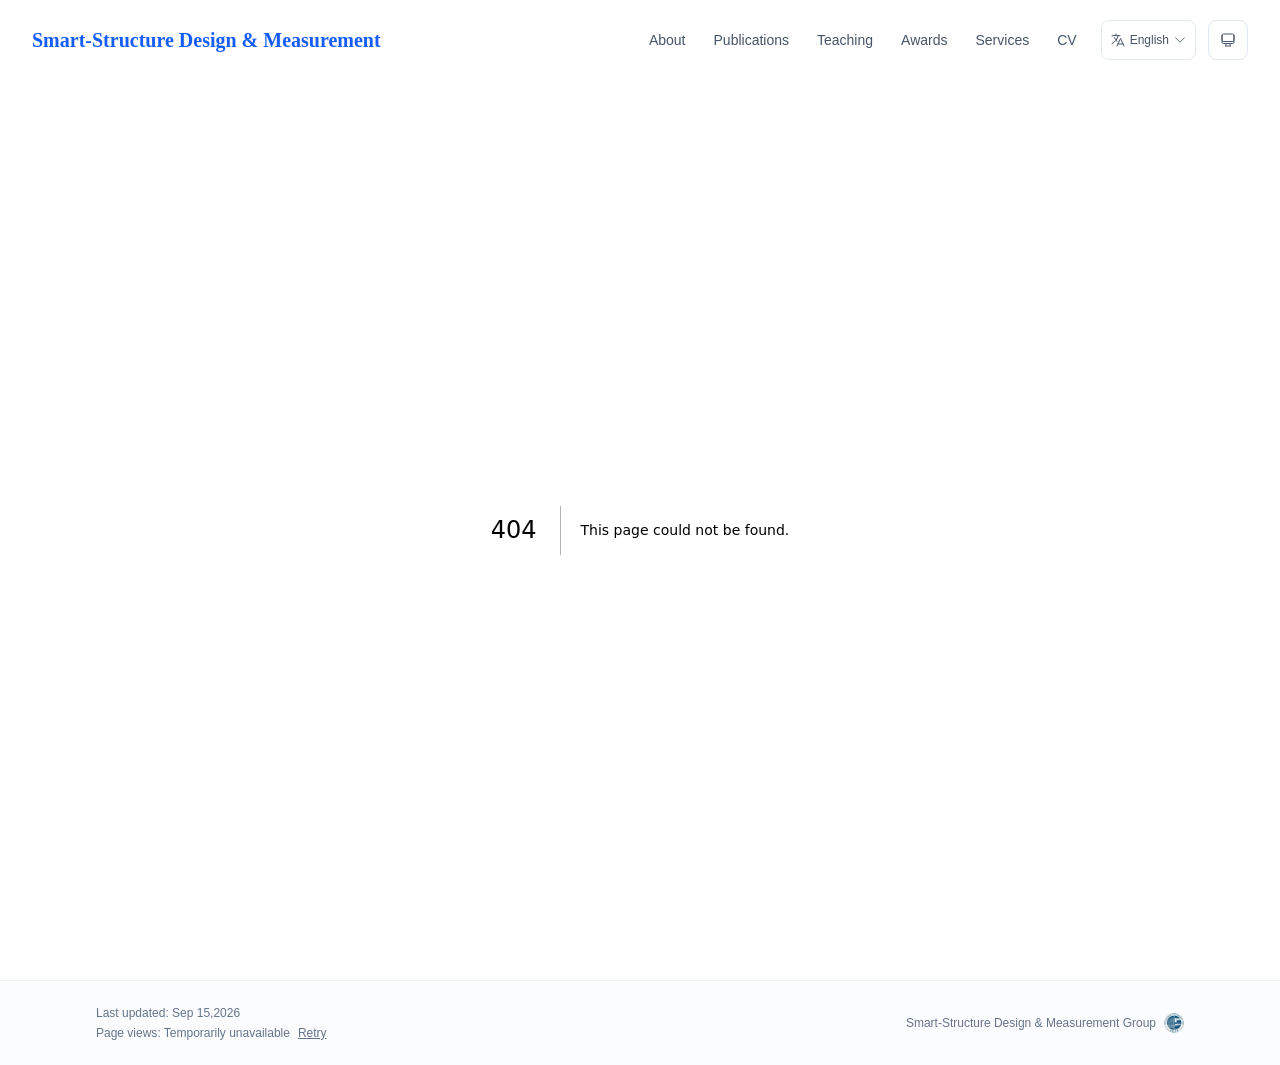
<file: 404/index.html>
<!DOCTYPE html><html lang="en" class="scroll-smooth"><head><meta charSet="utf-8"/><meta name="viewport" content="width=device-width, initial-scale=1"/><link rel="stylesheet" href="/_next/static/css/926339c7c0748d0d.css" data-precedence="next"/><link rel="preload" as="script" fetchPriority="low" href="/_next/static/chunks/webpack-af78f5c2c11af041.js"/><script src="/_next/static/chunks/4bd1b696-70b6d399998de86a.js" async=""></script><script src="/_next/static/chunks/684-5aaa8290a129f299.js" async=""></script><script src="/_next/static/chunks/main-app-30830ffa1c7eb68c.js" async=""></script><script src="/_next/static/chunks/557-19957a8c7146cbea.js" async=""></script><script src="/_next/static/chunks/874-6cc630662f3664af.js" async=""></script><script src="/_next/static/chunks/291-e39730cc9327e39b.js" async=""></script><script src="/_next/static/chunks/app/layout-1aa1142fcfe56c9e.js" async=""></script><meta name="robots" content="noindex"/><title>404: This page could not be found.</title><link rel="icon" href="/lab.svg" type="image/svg+xml"/><link rel="dns-prefetch" href="liulong-hfu.github.io"/><link rel="preconnect" href="liulong-hfu.github.io" crossorigin=""/><link rel="preload" as="font" type="font/woff2" href="https://jialeliu.com/fonts/georgiab.woff2" crossorigin=""/><script>
              try {
                const theme = localStorage.getItem('theme-storage');
                const parsed = theme ? JSON.parse(theme) : null;
                const setting = parsed?.state?.theme || 'system';
                const prefersDark = typeof window !== 'undefined' && window.matchMedia && window.matchMedia('(prefers-color-scheme: dark)').matches;
                const effective = setting === 'dark' ? 'dark' : (setting === 'light' ? 'light' : (prefersDark ? 'dark' : 'light'));
                var root = document.documentElement;
                root.classList.add(effective);
                root.setAttribute('data-theme', effective);
              } catch (e) {
                var root = document.documentElement;
                root.classList.add('light');
                root.setAttribute('data-theme', 'light');
              }
            </script><script>
    try {
      const cfg = {"enabled":true,"locales":["en","zh"],"defaultLocale":"en","mode":"fixed","fixedLocale":"en","persist":true,"switcher":true,"labels":{"en":"English","zh":"中文"}};
      const storageKey = 'locale-storage';
      const normalize = (value) => typeof value === 'string' ? value.trim().replace('_', '-').toLowerCase() : '';
      const matchLocale = (candidate) => {
        const normalized = normalize(candidate);
        if (!normalized) return null;
        if (cfg.locales.includes(normalized)) return normalized;
        const language = normalized.split('-')[0];
        if (cfg.locales.includes(language)) return language;
        return null;
      };

      let resolved = null;

      if (!cfg.enabled) {
        resolved = cfg.defaultLocale;
      } else if (cfg.persist) {
        resolved = matchLocale(localStorage.getItem(storageKey));
      }

      if (!resolved) {
        if (cfg.mode === 'fixed') {
          resolved = cfg.fixedLocale;
        } else {
          resolved = matchLocale(navigator.language);
        }
      }

      if (!resolved) {
        resolved = cfg.defaultLocale;
      }

      const root = document.documentElement;
      root.lang = resolved;
      root.setAttribute('data-locale', resolved);

      if (cfg.persist) {
        localStorage.setItem(storageKey, resolved);
      }
    } catch (e) {
      const root = document.documentElement;
      root.lang = 'en';
      root.setAttribute('data-locale', 'en');
    }
  </script><title>Long Liu</title><meta name="description" content="Assistant Professor at the Hefei University"/><meta name="author" content="Long Liu"/><meta name="keywords" content="Long Liu,PhD,Research,Hefei University"/><meta name="creator" content="Long Liu"/><meta name="publisher" content="Long Liu"/><meta property="og:title" content="Long Liu"/><meta property="og:description" content="Assistant Professor at the Hefei University"/><meta property="og:site_name" content="Long Liu&#x27;s Academic Website"/><meta property="og:locale" content="zh_CN"/><meta property="og:type" content="website"/><meta name="twitter:card" content="summary"/><meta name="twitter:title" content="Long Liu"/><meta name="twitter:description" content="Assistant Professor at the Hefei University"/><link rel="icon" href="/lab.svg"/><script>document.querySelectorAll('body link[rel="icon"], body link[rel="apple-touch-icon"]').forEach(el => document.head.appendChild(el))</script><script src="/_next/static/chunks/polyfills-42372ed130431b0a.js" noModule=""></script></head><body class="font-sans antialiased"><div style="visibility:hidden"><nav class="fixed top-0 left-0 right-0 z-50" data-headlessui-state=""><div class="transition-all duration-300 ease-out bg-transparent" style="transform:translateY(-100px)"><div class="max-w-7xl mx-auto px-4 sm:px-6 lg:px-8"><div class="flex justify-between items-center h-16 lg:h-20"><div class="flex-shrink-0" tabindex="0"><a class="text-lg lg:text-xl font-serif font-semibold text-blue-600 dark:text-blue-400 hover:text-blue-700 dark:hover:text-blue-300 transition-colors duration-200" href="/">Smart‑Structure Design &amp; Measurement</a></div><div class="hidden lg:block"><div class="ml-10 flex items-center space-x-3"><div class="relative flex items-baseline space-x-1"><a data-nav-href="/" class="relative px-3 py-2 text-sm font-medium rounded-lg transition-colors duration-150 text-neutral-600" href="/">About</a><a data-nav-href="/publications" class="relative px-3 py-2 text-sm font-medium rounded-lg transition-colors duration-150 text-neutral-600" href="/publications/">Publications</a><a data-nav-href="/teaching" class="relative px-3 py-2 text-sm font-medium rounded-lg transition-colors duration-150 text-neutral-600" href="/teaching/">Teaching</a><a data-nav-href="/awards" class="relative px-3 py-2 text-sm font-medium rounded-lg transition-colors duration-150 text-neutral-600" href="/awards/">Awards</a><a data-nav-href="/services" class="relative px-3 py-2 text-sm font-medium rounded-lg transition-colors duration-150 text-neutral-600" href="/services/">Services</a><a data-nav-href="/cv" class="relative px-3 py-2 text-sm font-medium rounded-lg transition-colors duration-150 text-neutral-600" href="/cv/">CV</a></div><div class="flex items-center justify-center w-14 h-10 rounded-lg border border-neutral-200 dark:border-[rgba(148,163,184,0.24)] bg-background dark:bg-neutral-800"><div class="w-6 h-4 rounded bg-neutral-300 animate-pulse"></div></div><div class="flex items-center justify-center w-10 h-10 rounded-lg border border-neutral-200 dark:border-[rgba(148,163,184,0.24)] bg-background dark:bg-neutral-800"><div class="w-4 h-4 rounded-full bg-neutral-300 animate-pulse"></div></div></div></div><div class="lg:hidden flex items-center space-x-2"><div class="flex items-center justify-center w-14 h-10 rounded-lg border border-neutral-200 dark:border-[rgba(148,163,184,0.24)] bg-background dark:bg-neutral-800"><div class="w-6 h-4 rounded bg-neutral-300 animate-pulse"></div></div><div class="flex items-center justify-center w-10 h-10 rounded-lg border border-neutral-200 dark:border-[rgba(148,163,184,0.24)] bg-background dark:bg-neutral-800"><div class="w-4 h-4 rounded-full bg-neutral-300 animate-pulse"></div></div><button class="inline-flex items-center justify-center p-2 rounded-md text-neutral-600 hover:text-primary hover:bg-neutral-100 dark:hover:bg-neutral-800 focus:outline-none focus:ring-2 focus:ring-inset focus:ring-accent transition-colors duration-200" id="headlessui-disclosure-button-«R7pdb»" type="button" aria-expanded="false" data-headlessui-state=""><span class="sr-only">Open main menu</span><div><svg xmlns="http://www.w3.org/2000/svg" fill="none" viewBox="0 0 24 24" stroke-width="1.5" stroke="currentColor" aria-hidden="true" data-slot="icon" class="block h-6 w-6"><path stroke-linecap="round" stroke-linejoin="round" d="M3.75 6.75h16.5M3.75 12h16.5m-16.5 5.25h16.5"></path></svg></div></button></div></div></div></div></nav><main class="min-h-screen pt-16 lg:pt-20"><div style="font-family:system-ui,&quot;Segoe UI&quot;,Roboto,Helvetica,Arial,sans-serif,&quot;Apple Color Emoji&quot;,&quot;Segoe UI Emoji&quot;;height:100vh;text-align:center;display:flex;flex-direction:column;align-items:center;justify-content:center"><div><style>body{color:#000;background:#fff;margin:0}.next-error-h1{border-right:1px solid rgba(0,0,0,.3)}@media (prefers-color-scheme:dark){body{color:#fff;background:#000}.next-error-h1{border-right:1px solid rgba(255,255,255,.3)}}</style><h1 class="next-error-h1" style="display:inline-block;margin:0 20px 0 0;padding:0 23px 0 0;font-size:24px;font-weight:500;vertical-align:top;line-height:49px">404</h1><div style="display:inline-block"><h2 style="font-size:14px;font-weight:400;line-height:49px;margin:0">This page could not be found.</h2></div></div></div><!--$--><!--/$--><!--$--><!--/$--></main><footer class="border-t border-neutral-200/50 bg-neutral-50/50 dark:bg-neutral-900/50 dark:border-neutral-700/50"><div class="max-w-6xl mx-auto px-4 sm:px-6 lg:px-8 py-6"><div class="flex flex-col sm:flex-row justify-between items-center gap-2"><div class="space-y-1 text-center sm:text-left"><p class="text-xs text-neutral-500">Last updated<!-- -->: <!-- -->Sep 15,2026</p><p class="text-xs text-neutral-500 tabular-nums">Page views<!-- -->:<!-- --> <!-- -->Loading…</p></div><p class="text-xs text-neutral-500 flex items-center"><a href="liulong-hfu.github.io" target="_blank" rel="noopener noreferrer">Smart‑Structure Design &amp; Measurement Group</a><img alt="Smart-Structure Design &amp; Measurement Group" loading="lazy" width="20" height="20" decoding="async" data-nimg="1" class="ml-2 rounded-full" style="color:transparent" src="/lab.svg"/></p></div></div></footer></div><script src="/_next/static/chunks/webpack-af78f5c2c11af041.js" async=""></script><script>(self.__next_f=self.__next_f||[]).push([0])</script><script>self.__next_f.push([1,"1:\"$Sreact.fragment\"\n3:I[3719,[\"557\",\"static/chunks/557-19957a8c7146cbea.js\",\"874\",\"static/chunks/874-6cc630662f3664af.js\",\"291\",\"static/chunks/291-e39730cc9327e39b.js\",\"177\",\"static/chunks/app/layout-1aa1142fcfe56c9e.js\"],\"ThemeProvider\"]\n4:I[310,[\"557\",\"static/chunks/557-19957a8c7146cbea.js\",\"874\",\"static/chunks/874-6cc630662f3664af.js\",\"291\",\"static/chunks/291-e39730cc9327e39b.js\",\"177\",\"static/chunks/app/layout-1aa1142fcfe56c9e.js\"],\"LocaleProvider\"]\n5:I[4574,[\"557\",\"static/chunks/557-19957a8c7146cbea.js\",\"874\",\"static/chunks/874-6cc630662f3664af.js\",\"291\",\"static/chunks/291-e39730cc9327e39b.js\",\"177\",\"static/chunks/app/layout-1aa1142fcfe56c9e.js\"],\"default\"]\n6:I[7555,[],\"\"]\n7:I[1295,[],\"\"]\n8:I[2548,[\"557\",\"static/chunks/557-19957a8c7146cbea.js\",\"874\",\"static/chunks/874-6cc630662f3664af.js\",\"291\",\"static/chunks/291-e39730cc9327e39b.js\",\"177\",\"static/chunks/app/layout-1aa1142fcfe56c9e.js\"],\"default\"]\n9:I[9665,[],\"MetadataBoundary\"]\nb:I[9665,[],\"OutletBoundary\"]\ne:I[4911,[],\"AsyncMetadataOutlet\"]\n10:I[9665,[],\"ViewportBoundary\"]\n12:I[6614,[],\"\"]\n:HL[\"/_next/static/css/926339c7c0748d0d.css\",\"style\"]\n2:T5d8,\n    try {\n      const cfg = {\"enabled\":true,\"locales\":[\"en\",\"zh\"],\"defaultLocale\":\"en\",\"mode\":\"fixed\",\"fixedLocale\":\"en\",\"persist\":true,\"switcher\":true,\"labels\":{\"en\":\"English\",\"zh\":\"中文\"}};\n      const storageKey = 'locale-storage';\n      const normalize = (value) =\u003e typeof value === 'string' ? value.trim().replace('_', '-').toLowerCase() : '';\n      const matchLocale = (candidate) =\u003e {\n        const normalized = normalize(candidate);\n        if (!normalized) return null;\n        if (cfg.locales.includes(normalized)) return normalized;\n        const language = normalized.split('-')[0];\n        if (cfg.locales.includes(language)) return language;\n        return null;\n      };\n\n      let resolved = null;\n\n      if (!cfg.enabled) {\n        resolved = cfg.defaultLocale;\n      } else if (cfg.persist) {\n        resolved = matchLocale(localStorage.getItem(storageKey));\n      }\n\n      if (!resolved) {\n        if "])</script><script>self.__next_f.push([1,"(cfg.mode === 'fixed') {\n          resolved = cfg.fixedLocale;\n        } else {\n          resolved = matchLocale(navigator.language);\n        }\n      }\n\n      if (!resolved) {\n        resolved = cfg.defaultLocale;\n      }\n\n      const root = document.documentElement;\n      root.lang = resolved;\n      root.setAttribute('data-locale', resolved);\n\n      if (cfg.persist) {\n        localStorage.setItem(storageKey, resolved);\n      }\n    } catch (e) {\n      const root = document.documentElement;\n      root.lang = 'en';\n      root.setAttribute('data-locale', 'en');\n    }\n  "])</script><script>self.__next_f.push([1,"0:{\"P\":null,\"b\":\"omqdsDdV3F3-v8_1J3fTI\",\"p\":\"\",\"c\":[\"\",\"_not-found\",\"\"],\"i\":false,\"f\":[[[\"\",{\"children\":[\"/_not-found\",{\"children\":[\"__PAGE__\",{}]}]},\"$undefined\",\"$undefined\",true],[\"\",[\"$\",\"$1\",\"c\",{\"children\":[[[\"$\",\"link\",\"0\",{\"rel\":\"stylesheet\",\"href\":\"/_next/static/css/926339c7c0748d0d.css\",\"precedence\":\"next\",\"crossOrigin\":\"$undefined\",\"nonce\":\"$undefined\"}]],[\"$\",\"html\",null,{\"lang\":\"en\",\"className\":\"scroll-smooth\",\"suppressHydrationWarning\":true,\"children\":[[\"$\",\"head\",null,{\"children\":[[\"$\",\"link\",null,{\"rel\":\"icon\",\"href\":\"/lab.svg\",\"type\":\"image/svg+xml\"}],[\"$\",\"link\",null,{\"rel\":\"dns-prefetch\",\"href\":\"liulong-hfu.github.io\"}],[\"$\",\"link\",null,{\"rel\":\"preconnect\",\"href\":\"liulong-hfu.github.io\",\"crossOrigin\":\"\"}],[\"$\",\"link\",null,{\"rel\":\"preload\",\"as\":\"font\",\"type\":\"font/woff2\",\"href\":\"https://jialeliu.com/fonts/georgiab.woff2\",\"crossOrigin\":\"\"}],[\"$\",\"script\",null,{\"dangerouslySetInnerHTML\":{\"__html\":\"\\n              try {\\n                const theme = localStorage.getItem('theme-storage');\\n                const parsed = theme ? JSON.parse(theme) : null;\\n                const setting = parsed?.state?.theme || 'system';\\n                const prefersDark = typeof window !== 'undefined' \u0026\u0026 window.matchMedia \u0026\u0026 window.matchMedia('(prefers-color-scheme: dark)').matches;\\n                const effective = setting === 'dark' ? 'dark' : (setting === 'light' ? 'light' : (prefersDark ? 'dark' : 'light'));\\n                var root = document.documentElement;\\n                root.classList.add(effective);\\n                root.setAttribute('data-theme', effective);\\n              } catch (e) {\\n                var root = document.documentElement;\\n                root.classList.add('light');\\n                root.setAttribute('data-theme', 'light');\\n              }\\n            \"}}],[\"$\",\"script\",null,{\"dangerouslySetInnerHTML\":{\"__html\":\"$2\"}}]]}],[\"$\",\"body\",null,{\"className\":\"font-sans antialiased\",\"children\":[\"$\",\"$L3\",null,{\"children\":[\"$\",\"$L4\",null,{\"config\":{\"enabled\":true,\"locales\":[\"en\",\"zh\"],\"defaultLocale\":\"en\",\"mode\":\"fixed\",\"fixedLocale\":\"en\",\"persist\":true,\"switcher\":true,\"labels\":{\"en\":\"English\",\"zh\":\"中文\"}},\"children\":[[\"$\",\"$L5\",null,{\"items\":[{\"title\":\"About\",\"type\":\"page\",\"target\":\"about\",\"href\":\"/\"},{\"title\":\"Publications\",\"type\":\"page\",\"target\":\"publications\",\"href\":\"/publications\"},{\"title\":\"Teaching\",\"type\":\"page\",\"target\":\"teaching\",\"href\":\"/teaching\"},{\"title\":\"Awards\",\"type\":\"page\",\"target\":\"awards\",\"href\":\"/awards\"},{\"title\":\"Services\",\"type\":\"page\",\"target\":\"services\",\"href\":\"/services\"},{\"title\":\"CV\",\"type\":\"page\",\"target\":\"cv\",\"href\":\"/cv\"}],\"siteTitle\":\"Long Liu\",\"enableOnePageMode\":false,\"i18n\":\"$0:f:0:1:1:props:children:1:props:children:1:props:children:props:children:props:config\",\"itemsByLocale\":{\"en\":[{\"title\":\"About\",\"type\":\"page\",\"target\":\"about\",\"href\":\"/\"},{\"title\":\"Publications\",\"type\":\"page\",\"target\":\"publications\",\"href\":\"/publications\"},{\"title\":\"Teaching\",\"type\":\"page\",\"target\":\"teaching\",\"href\":\"/teaching\"},{\"title\":\"Awards\",\"type\":\"page\",\"target\":\"awards\",\"href\":\"/awards\"},{\"title\":\"Services\",\"type\":\"page\",\"target\":\"services\",\"href\":\"/services\"},{\"title\":\"CV\",\"type\":\"page\",\"target\":\"cv\",\"href\":\"/cv\"}],\"zh\":[{\"title\":\"关于我\",\"type\":\"page\",\"target\":\"about\",\"href\":\"/\"},{\"title\":\"论文\",\"type\":\"page\",\"target\":\"publications\",\"href\":\"/publications\"},{\"title\":\"教学\",\"type\":\"page\",\"target\":\"teaching\",\"href\":\"/teaching\"},{\"title\":\"奖项\",\"type\":\"page\",\"target\":\"awards\",\"href\":\"/awards\"},{\"title\":\"服务\",\"type\":\"page\",\"target\":\"services\",\"href\":\"/services\"},{\"title\":\"简历\",\"type\":\"page\",\"target\":\"cv\",\"href\":\"/cv\"}]},\"siteTitleByLocale\":{\"en\":\"Long Liu\",\"zh\":\"刘龙\"}}],[\"$\",\"main\",null,{\"className\":\"min-h-screen pt-16 lg:pt-20\",\"children\":[\"$\",\"$L6\",null,{\"parallelRouterKey\":\"children\",\"error\":\"$undefined\",\"errorStyles\":\"$undefined\",\"errorScripts\":\"$undefined\",\"template\":[\"$\",\"$L7\",null,{}],\"templateStyles\":\"$undefined\",\"templateScripts\":\"$undefined\",\"notFound\":[[[\"$\",\"title\",null,{\"children\":\"404: This page could not be found.\"}],[\"$\",\"div\",null,{\"style\":{\"fontFamily\":\"system-ui,\\\"Segoe UI\\\",Roboto,Helvetica,Arial,sans-serif,\\\"Apple Color Emoji\\\",\\\"Segoe UI Emoji\\\"\",\"height\":\"100vh\",\"textAlign\":\"center\",\"display\":\"flex\",\"flexDirection\":\"column\",\"alignItems\":\"center\",\"justifyContent\":\"center\"},\"children\":[\"$\",\"div\",null,{\"children\":[[\"$\",\"style\",null,{\"dangerouslySetInnerHTML\":{\"__html\":\"body{color:#000;background:#fff;margin:0}.next-error-h1{border-right:1px solid rgba(0,0,0,.3)}@media (prefers-color-scheme:dark){body{color:#fff;background:#000}.next-error-h1{border-right:1px solid rgba(255,255,255,.3)}}\"}}],[\"$\",\"h1\",null,{\"className\":\"next-error-h1\",\"style\":{\"display\":\"inline-block\",\"margin\":\"0 20px 0 0\",\"padding\":\"0 23px 0 0\",\"fontSize\":24,\"fontWeight\":500,\"verticalAlign\":\"top\",\"lineHeight\":\"49px\"},\"children\":404}],[\"$\",\"div\",null,{\"style\":{\"display\":\"inline-block\"},\"children\":[\"$\",\"h2\",null,{\"style\":{\"fontSize\":14,\"fontWeight\":400,\"lineHeight\":\"49px\",\"margin\":0},\"children\":\"This page could not be found.\"}]}]]}]}]],[]],\"forbidden\":\"$undefined\",\"unauthorized\":\"$undefined\"}]}],[\"$\",\"$L8\",null,{\"lastUpdated\":\"Sep 15,2026\",\"lastUpdatedByLocale\":{\"en\":\"Sep 15,2026\",\"zh\":\"2026年9月15日\"},\"defaultLocale\":\"en\"}]]}]}]}]]}]]}],{\"children\":[\"/_not-found\",[\"$\",\"$1\",\"c\",{\"children\":[null,[\"$\",\"$L6\",null,{\"parallelRouterKey\":\"children\",\"error\":\"$undefined\",\"errorStyles\":\"$undefined\",\"errorScripts\":\"$undefined\",\"template\":[\"$\",\"$L7\",null,{}],\"templateStyles\":\"$undefined\",\"templateScripts\":\"$undefined\",\"notFound\":\"$undefined\",\"forbidden\":\"$undefined\",\"unauthorized\":\"$undefined\"}]]}],{\"children\":[\"__PAGE__\",[\"$\",\"$1\",\"c\",{\"children\":[[[\"$\",\"title\",null,{\"children\":\"404: This page could not be found.\"}],[\"$\",\"div\",null,{\"style\":\"$0:f:0:1:1:props:children:1:props:children:1:props:children:props:children:props:children:1:props:children:props:notFound:0:1:props:style\",\"children\":[\"$\",\"div\",null,{\"children\":[[\"$\",\"style\",null,{\"dangerouslySetInnerHTML\":{\"__html\":\"body{color:#000;background:#fff;margin:0}.next-error-h1{border-right:1px solid rgba(0,0,0,.3)}@media (prefers-color-scheme:dark){body{color:#fff;background:#000}.next-error-h1{border-right:1px solid rgba(255,255,255,.3)}}\"}}],[\"$\",\"h1\",null,{\"className\":\"next-error-h1\",\"style\":\"$0:f:0:1:1:props:children:1:props:children:1:props:children:props:children:props:children:1:props:children:props:notFound:0:1:props:children:props:children:1:props:style\",\"children\":404}],[\"$\",\"div\",null,{\"style\":\"$0:f:0:1:1:props:children:1:props:children:1:props:children:props:children:props:children:1:props:children:props:notFound:0:1:props:children:props:children:2:props:style\",\"children\":[\"$\",\"h2\",null,{\"style\":\"$0:f:0:1:1:props:children:1:props:children:1:props:children:props:children:props:children:1:props:children:props:notFound:0:1:props:children:props:children:2:props:children:props:style\",\"children\":\"This page could not be found.\"}]}]]}]}]],[\"$\",\"$L9\",null,{\"children\":\"$La\"}],null,[\"$\",\"$Lb\",null,{\"children\":[\"$Lc\",\"$Ld\",[\"$\",\"$Le\",null,{\"promise\":\"$@f\"}]]}]]}],{},null,false]},null,false]},null,false],[\"$\",\"$1\",\"h\",{\"children\":[[\"$\",\"meta\",null,{\"name\":\"robots\",\"content\":\"noindex\"}],[\"$\",\"$1\",\"s42LaxD4UXqD5VrATGkP9\",{\"children\":[[\"$\",\"$L10\",null,{\"children\":\"$L11\"}],null]}],null]}],false]],\"m\":\"$undefined\",\"G\":[\"$12\",\"$undefined\"],\"s\":false,\"S\":true}\n"])</script><script>self.__next_f.push([1,"13:\"$Sreact.suspense\"\n14:I[4911,[],\"AsyncMetadata\"]\na:[\"$\",\"$13\",null,{\"fallback\":null,\"children\":[\"$\",\"$L14\",null,{\"promise\":\"$@15\"}]}]\n"])</script><script>self.__next_f.push([1,"d:null\n"])</script><script>self.__next_f.push([1,"11:[[\"$\",\"meta\",\"0\",{\"charSet\":\"utf-8\"}],[\"$\",\"meta\",\"1\",{\"name\":\"viewport\",\"content\":\"width=device-width, initial-scale=1\"}]]\nc:null\n"])</script><script>self.__next_f.push([1,"15:{\"metadata\":[[\"$\",\"title\",\"0\",{\"children\":\"Long Liu\"}],[\"$\",\"meta\",\"1\",{\"name\":\"description\",\"content\":\"Assistant Professor at the Hefei University\"}],[\"$\",\"meta\",\"2\",{\"name\":\"author\",\"content\":\"Long Liu\"}],[\"$\",\"meta\",\"3\",{\"name\":\"keywords\",\"content\":\"Long Liu,PhD,Research,Hefei University\"}],[\"$\",\"meta\",\"4\",{\"name\":\"creator\",\"content\":\"Long Liu\"}],[\"$\",\"meta\",\"5\",{\"name\":\"publisher\",\"content\":\"Long Liu\"}],[\"$\",\"meta\",\"6\",{\"property\":\"og:title\",\"content\":\"Long Liu\"}],[\"$\",\"meta\",\"7\",{\"property\":\"og:description\",\"content\":\"Assistant Professor at the Hefei University\"}],[\"$\",\"meta\",\"8\",{\"property\":\"og:site_name\",\"content\":\"Long Liu's Academic Website\"}],[\"$\",\"meta\",\"9\",{\"property\":\"og:locale\",\"content\":\"zh_CN\"}],[\"$\",\"meta\",\"10\",{\"property\":\"og:type\",\"content\":\"website\"}],[\"$\",\"meta\",\"11\",{\"name\":\"twitter:card\",\"content\":\"summary\"}],[\"$\",\"meta\",\"12\",{\"name\":\"twitter:title\",\"content\":\"Long Liu\"}],[\"$\",\"meta\",\"13\",{\"name\":\"twitter:description\",\"content\":\"Assistant Professor at the Hefei University\"}],[\"$\",\"link\",\"14\",{\"rel\":\"icon\",\"href\":\"/lab.svg\"}]],\"error\":null,\"digest\":\"$undefined\"}\nf:{\"metadata\":\"$15:metadata\",\"error\":null,\"digest\":\"$undefined\"}\n"])</script></body></html>
</file>
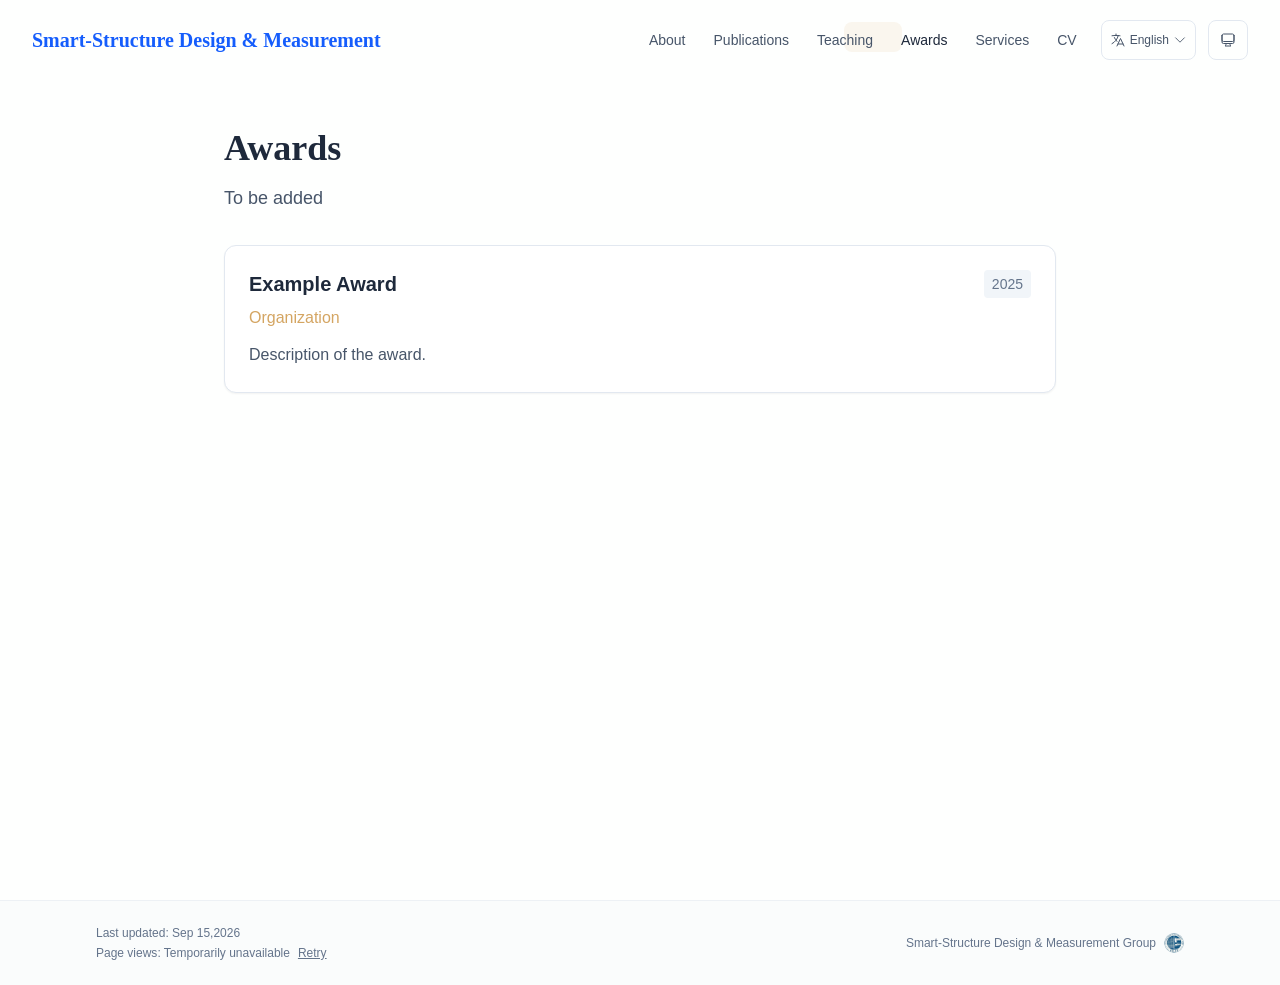
<file: awards/index.html>
<!DOCTYPE html><html lang="en" class="scroll-smooth"><head><meta charSet="utf-8"/><meta name="viewport" content="width=device-width, initial-scale=1"/><link rel="stylesheet" href="/_next/static/css/926339c7c0748d0d.css" data-precedence="next"/><link rel="preload" as="script" fetchPriority="low" href="/_next/static/chunks/webpack-af78f5c2c11af041.js"/><script src="/_next/static/chunks/4bd1b696-70b6d399998de86a.js" async=""></script><script src="/_next/static/chunks/684-5aaa8290a129f299.js" async=""></script><script src="/_next/static/chunks/main-app-30830ffa1c7eb68c.js" async=""></script><script src="/_next/static/chunks/557-19957a8c7146cbea.js" async=""></script><script src="/_next/static/chunks/874-6cc630662f3664af.js" async=""></script><script src="/_next/static/chunks/291-e39730cc9327e39b.js" async=""></script><script src="/_next/static/chunks/app/layout-1aa1142fcfe56c9e.js" async=""></script><script src="/_next/static/chunks/872-a52faa3eed499ce0.js" async=""></script><script src="/_next/static/chunks/748-9cda938fad3e36fe.js" async=""></script><script src="/_next/static/chunks/app/%5Bslug%5D/page-ffe1ad35cf1754f9.js" async=""></script><link rel="icon" href="/lab.svg" type="image/svg+xml"/><link rel="dns-prefetch" href="liulong-hfu.github.io"/><link rel="preconnect" href="liulong-hfu.github.io" crossorigin=""/><link rel="preload" as="font" type="font/woff2" href="https://jialeliu.com/fonts/georgiab.woff2" crossorigin=""/><script>
              try {
                const theme = localStorage.getItem('theme-storage');
                const parsed = theme ? JSON.parse(theme) : null;
                const setting = parsed?.state?.theme || 'system';
                const prefersDark = typeof window !== 'undefined' && window.matchMedia && window.matchMedia('(prefers-color-scheme: dark)').matches;
                const effective = setting === 'dark' ? 'dark' : (setting === 'light' ? 'light' : (prefersDark ? 'dark' : 'light'));
                var root = document.documentElement;
                root.classList.add(effective);
                root.setAttribute('data-theme', effective);
              } catch (e) {
                var root = document.documentElement;
                root.classList.add('light');
                root.setAttribute('data-theme', 'light');
              }
            </script><script>
    try {
      const cfg = {"enabled":true,"locales":["en","zh"],"defaultLocale":"en","mode":"fixed","fixedLocale":"en","persist":true,"switcher":true,"labels":{"en":"English","zh":"中文"}};
      const storageKey = 'locale-storage';
      const normalize = (value) => typeof value === 'string' ? value.trim().replace('_', '-').toLowerCase() : '';
      const matchLocale = (candidate) => {
        const normalized = normalize(candidate);
        if (!normalized) return null;
        if (cfg.locales.includes(normalized)) return normalized;
        const language = normalized.split('-')[0];
        if (cfg.locales.includes(language)) return language;
        return null;
      };

      let resolved = null;

      if (!cfg.enabled) {
        resolved = cfg.defaultLocale;
      } else if (cfg.persist) {
        resolved = matchLocale(localStorage.getItem(storageKey));
      }

      if (!resolved) {
        if (cfg.mode === 'fixed') {
          resolved = cfg.fixedLocale;
        } else {
          resolved = matchLocale(navigator.language);
        }
      }

      if (!resolved) {
        resolved = cfg.defaultLocale;
      }

      const root = document.documentElement;
      root.lang = resolved;
      root.setAttribute('data-locale', resolved);

      if (cfg.persist) {
        localStorage.setItem(storageKey, resolved);
      }
    } catch (e) {
      const root = document.documentElement;
      root.lang = 'en';
      root.setAttribute('data-locale', 'en');
    }
  </script><title>Awards | Long Liu</title><meta name="description" content="To be added"/><meta name="author" content="Long Liu"/><meta name="keywords" content="Long Liu,PhD,Research,Hefei University"/><meta name="creator" content="Long Liu"/><meta name="publisher" content="Long Liu"/><meta property="og:title" content="Long Liu"/><meta property="og:description" content="Assistant Professor at the Hefei University"/><meta property="og:site_name" content="Long Liu&#x27;s Academic Website"/><meta property="og:locale" content="zh_CN"/><meta property="og:type" content="website"/><meta name="twitter:card" content="summary"/><meta name="twitter:title" content="Long Liu"/><meta name="twitter:description" content="Assistant Professor at the Hefei University"/><link rel="icon" href="/lab.svg"/><script>document.querySelectorAll('body link[rel="icon"], body link[rel="apple-touch-icon"]').forEach(el => document.head.appendChild(el))</script><script src="/_next/static/chunks/polyfills-42372ed130431b0a.js" noModule=""></script></head><body class="font-sans antialiased"><div style="visibility:hidden"><nav class="fixed top-0 left-0 right-0 z-50" data-headlessui-state=""><div class="transition-all duration-300 ease-out bg-transparent" style="transform:translateY(-100px)"><div class="max-w-7xl mx-auto px-4 sm:px-6 lg:px-8"><div class="flex justify-between items-center h-16 lg:h-20"><div class="flex-shrink-0" tabindex="0"><a class="text-lg lg:text-xl font-serif font-semibold text-blue-600 dark:text-blue-400 hover:text-blue-700 dark:hover:text-blue-300 transition-colors duration-200" href="/">Smart‑Structure Design &amp; Measurement</a></div><div class="hidden lg:block"><div class="ml-10 flex items-center space-x-3"><div class="relative flex items-baseline space-x-1"><a data-nav-href="/" class="relative px-3 py-2 text-sm font-medium rounded-lg transition-colors duration-150 text-neutral-600" href="/">About</a><a data-nav-href="/publications" class="relative px-3 py-2 text-sm font-medium rounded-lg transition-colors duration-150 text-neutral-600" href="/publications/">Publications</a><a data-nav-href="/teaching" class="relative px-3 py-2 text-sm font-medium rounded-lg transition-colors duration-150 text-neutral-600" href="/teaching/">Teaching</a><a data-nav-href="/awards" class="relative px-3 py-2 text-sm font-medium rounded-lg transition-colors duration-150 text-primary" href="/awards/">Awards</a><a data-nav-href="/services" class="relative px-3 py-2 text-sm font-medium rounded-lg transition-colors duration-150 text-neutral-600" href="/services/">Services</a><a data-nav-href="/cv" class="relative px-3 py-2 text-sm font-medium rounded-lg transition-colors duration-150 text-neutral-600" href="/cv/">CV</a></div><div class="flex items-center justify-center w-14 h-10 rounded-lg border border-neutral-200 dark:border-[rgba(148,163,184,0.24)] bg-background dark:bg-neutral-800"><div class="w-6 h-4 rounded bg-neutral-300 animate-pulse"></div></div><div class="flex items-center justify-center w-10 h-10 rounded-lg border border-neutral-200 dark:border-[rgba(148,163,184,0.24)] bg-background dark:bg-neutral-800"><div class="w-4 h-4 rounded-full bg-neutral-300 animate-pulse"></div></div></div></div><div class="lg:hidden flex items-center space-x-2"><div class="flex items-center justify-center w-14 h-10 rounded-lg border border-neutral-200 dark:border-[rgba(148,163,184,0.24)] bg-background dark:bg-neutral-800"><div class="w-6 h-4 rounded bg-neutral-300 animate-pulse"></div></div><div class="flex items-center justify-center w-10 h-10 rounded-lg border border-neutral-200 dark:border-[rgba(148,163,184,0.24)] bg-background dark:bg-neutral-800"><div class="w-4 h-4 rounded-full bg-neutral-300 animate-pulse"></div></div><button class="inline-flex items-center justify-center p-2 rounded-md text-neutral-600 hover:text-primary hover:bg-neutral-100 dark:hover:bg-neutral-800 focus:outline-none focus:ring-2 focus:ring-inset focus:ring-accent transition-colors duration-200" id="headlessui-disclosure-button-«R7pdb»" type="button" aria-expanded="false" data-headlessui-state=""><span class="sr-only">Open main menu</span><div><svg xmlns="http://www.w3.org/2000/svg" fill="none" viewBox="0 0 24 24" stroke-width="1.5" stroke="currentColor" aria-hidden="true" data-slot="icon" class="block h-6 w-6"><path stroke-linecap="round" stroke-linejoin="round" d="M3.75 6.75h16.5M3.75 12h16.5m-16.5 5.25h16.5"></path></svg></div></button></div></div></div></div></nav><main class="min-h-screen pt-16 lg:pt-20"><div class="max-w-4xl mx-auto px-4 sm:px-6 lg:px-8 py-12"><div style="opacity:0;transform:translateY(20px)"><div class="mb-8"><h1 class="text-4xl font-serif font-bold text-primary mb-4">Awards</h1><div class="text-lg text-neutral-600 dark:text-neutral-500 max-w-2xl leading-relaxed"><p class="mb-3 last:mb-0">To be added</p></div></div><div class="grid gap-6"><div class="bg-white dark:bg-neutral-900 p-6 rounded-xl shadow-sm border border-neutral-200 dark:border-neutral-800 hover:shadow-lg transition-all duration-200 hover:scale-[1.01]" style="opacity:0;transform:translateY(20px)"><div class="flex justify-between items-start mb-2"><h3 class="text-xl font-semibold text-primary">Example Award</h3><span class="text-sm text-neutral-500 font-medium bg-neutral-100 dark:bg-neutral-800 px-2 py-1 rounded">2025</span></div><p class="text-base text-accent font-medium mb-3">Organization</p><div class="text-base text-neutral-600 dark:text-neutral-500 leading-relaxed"><p class="mb-3 last:mb-0">Description of the award.</p></div></div></div></div></div><!--$--><!--/$--><!--$--><!--/$--></main><footer class="border-t border-neutral-200/50 bg-neutral-50/50 dark:bg-neutral-900/50 dark:border-neutral-700/50"><div class="max-w-6xl mx-auto px-4 sm:px-6 lg:px-8 py-6"><div class="flex flex-col sm:flex-row justify-between items-center gap-2"><div class="space-y-1 text-center sm:text-left"><p class="text-xs text-neutral-500">Last updated<!-- -->: <!-- -->Sep 15,2026</p><p class="text-xs text-neutral-500 tabular-nums">Page views<!-- -->:<!-- --> <!-- -->Loading…</p></div><p class="text-xs text-neutral-500 flex items-center"><a href="liulong-hfu.github.io" target="_blank" rel="noopener noreferrer">Smart‑Structure Design &amp; Measurement Group</a><img alt="Smart-Structure Design &amp; Measurement Group" loading="lazy" width="20" height="20" decoding="async" data-nimg="1" class="ml-2 rounded-full" style="color:transparent" src="/lab.svg"/></p></div></div></footer></div><script src="/_next/static/chunks/webpack-af78f5c2c11af041.js" async=""></script><script>(self.__next_f=self.__next_f||[]).push([0])</script><script>self.__next_f.push([1,"1:\"$Sreact.fragment\"\n3:I[3719,[\"557\",\"static/chunks/557-19957a8c7146cbea.js\",\"874\",\"static/chunks/874-6cc630662f3664af.js\",\"291\",\"static/chunks/291-e39730cc9327e39b.js\",\"177\",\"static/chunks/app/layout-1aa1142fcfe56c9e.js\"],\"ThemeProvider\"]\n4:I[310,[\"557\",\"static/chunks/557-19957a8c7146cbea.js\",\"874\",\"static/chunks/874-6cc630662f3664af.js\",\"291\",\"static/chunks/291-e39730cc9327e39b.js\",\"177\",\"static/chunks/app/layout-1aa1142fcfe56c9e.js\"],\"LocaleProvider\"]\n5:I[4574,[\"557\",\"static/chunks/557-19957a8c7146cbea.js\",\"874\",\"static/chunks/874-6cc630662f3664af.js\",\"291\",\"static/chunks/291-e39730cc9327e39b.js\",\"177\",\"static/chunks/app/layout-1aa1142fcfe56c9e.js\"],\"default\"]\n6:I[7555,[],\"\"]\n7:I[1295,[],\"\"]\n8:I[2548,[\"557\",\"static/chunks/557-19957a8c7146cbea.js\",\"874\",\"static/chunks/874-6cc630662f3664af.js\",\"291\",\"static/chunks/291-e39730cc9327e39b.js\",\"177\",\"static/chunks/app/layout-1aa1142fcfe56c9e.js\"],\"default\"]\na:I[9665,[],\"MetadataBoundary\"]\nc:I[9665,[],\"OutletBoundary\"]\nf:I[4911,[],\"AsyncMetadataOutlet\"]\n11:I[9665,[],\"ViewportBoundary\"]\n13:I[6614,[],\"\"]\n:HL[\"/_next/static/css/926339c7c0748d0d.css\",\"style\"]\n2:T5d8,\n    try {\n      const cfg = {\"enabled\":true,\"locales\":[\"en\",\"zh\"],\"defaultLocale\":\"en\",\"mode\":\"fixed\",\"fixedLocale\":\"en\",\"persist\":true,\"switcher\":true,\"labels\":{\"en\":\"English\",\"zh\":\"中文\"}};\n      const storageKey = 'locale-storage';\n      const normalize = (value) =\u003e typeof value === 'string' ? value.trim().replace('_', '-').toLowerCase() : '';\n      const matchLocale = (candidate) =\u003e {\n        const normalized = normalize(candidate);\n        if (!normalized) return null;\n        if (cfg.locales.includes(normalized)) return normalized;\n        const language = normalized.split('-')[0];\n        if (cfg.locales.includes(language)) return language;\n        return null;\n      };\n\n      let resolved = null;\n\n      if (!cfg.enabled) {\n        resolved = cfg.defaultLocale;\n      } else if (cfg.persist) {\n        resolved = matchLocale(localStorage.getItem(storageKey));\n      }\n\n      if (!resolved) {\n        if "])</script><script>self.__next_f.push([1,"(cfg.mode === 'fixed') {\n          resolved = cfg.fixedLocale;\n        } else {\n          resolved = matchLocale(navigator.language);\n        }\n      }\n\n      if (!resolved) {\n        resolved = cfg.defaultLocale;\n      }\n\n      const root = document.documentElement;\n      root.lang = resolved;\n      root.setAttribute('data-locale', resolved);\n\n      if (cfg.persist) {\n        localStorage.setItem(storageKey, resolved);\n      }\n    } catch (e) {\n      const root = document.documentElement;\n      root.lang = 'en';\n      root.setAttribute('data-locale', 'en');\n    }\n  "])</script><script>self.__next_f.push([1,"0:{\"P\":null,\"b\":\"omqdsDdV3F3-v8_1J3fTI\",\"p\":\"\",\"c\":[\"\",\"awards\",\"\"],\"i\":false,\"f\":[[[\"\",{\"children\":[[\"slug\",\"awards\",\"d\"],{\"children\":[\"__PAGE__\",{}]}]},\"$undefined\",\"$undefined\",true],[\"\",[\"$\",\"$1\",\"c\",{\"children\":[[[\"$\",\"link\",\"0\",{\"rel\":\"stylesheet\",\"href\":\"/_next/static/css/926339c7c0748d0d.css\",\"precedence\":\"next\",\"crossOrigin\":\"$undefined\",\"nonce\":\"$undefined\"}]],[\"$\",\"html\",null,{\"lang\":\"en\",\"className\":\"scroll-smooth\",\"suppressHydrationWarning\":true,\"children\":[[\"$\",\"head\",null,{\"children\":[[\"$\",\"link\",null,{\"rel\":\"icon\",\"href\":\"/lab.svg\",\"type\":\"image/svg+xml\"}],[\"$\",\"link\",null,{\"rel\":\"dns-prefetch\",\"href\":\"liulong-hfu.github.io\"}],[\"$\",\"link\",null,{\"rel\":\"preconnect\",\"href\":\"liulong-hfu.github.io\",\"crossOrigin\":\"\"}],[\"$\",\"link\",null,{\"rel\":\"preload\",\"as\":\"font\",\"type\":\"font/woff2\",\"href\":\"https://jialeliu.com/fonts/georgiab.woff2\",\"crossOrigin\":\"\"}],[\"$\",\"script\",null,{\"dangerouslySetInnerHTML\":{\"__html\":\"\\n              try {\\n                const theme = localStorage.getItem('theme-storage');\\n                const parsed = theme ? JSON.parse(theme) : null;\\n                const setting = parsed?.state?.theme || 'system';\\n                const prefersDark = typeof window !== 'undefined' \u0026\u0026 window.matchMedia \u0026\u0026 window.matchMedia('(prefers-color-scheme: dark)').matches;\\n                const effective = setting === 'dark' ? 'dark' : (setting === 'light' ? 'light' : (prefersDark ? 'dark' : 'light'));\\n                var root = document.documentElement;\\n                root.classList.add(effective);\\n                root.setAttribute('data-theme', effective);\\n              } catch (e) {\\n                var root = document.documentElement;\\n                root.classList.add('light');\\n                root.setAttribute('data-theme', 'light');\\n              }\\n            \"}}],[\"$\",\"script\",null,{\"dangerouslySetInnerHTML\":{\"__html\":\"$2\"}}]]}],[\"$\",\"body\",null,{\"className\":\"font-sans antialiased\",\"children\":[\"$\",\"$L3\",null,{\"children\":[\"$\",\"$L4\",null,{\"config\":{\"enabled\":true,\"locales\":[\"en\",\"zh\"],\"defaultLocale\":\"en\",\"mode\":\"fixed\",\"fixedLocale\":\"en\",\"persist\":true,\"switcher\":true,\"labels\":{\"en\":\"English\",\"zh\":\"中文\"}},\"children\":[[\"$\",\"$L5\",null,{\"items\":[{\"title\":\"About\",\"type\":\"page\",\"target\":\"about\",\"href\":\"/\"},{\"title\":\"Publications\",\"type\":\"page\",\"target\":\"publications\",\"href\":\"/publications\"},{\"title\":\"Teaching\",\"type\":\"page\",\"target\":\"teaching\",\"href\":\"/teaching\"},{\"title\":\"Awards\",\"type\":\"page\",\"target\":\"awards\",\"href\":\"/awards\"},{\"title\":\"Services\",\"type\":\"page\",\"target\":\"services\",\"href\":\"/services\"},{\"title\":\"CV\",\"type\":\"page\",\"target\":\"cv\",\"href\":\"/cv\"}],\"siteTitle\":\"Long Liu\",\"enableOnePageMode\":false,\"i18n\":\"$0:f:0:1:1:props:children:1:props:children:1:props:children:props:children:props:config\",\"itemsByLocale\":{\"en\":[{\"title\":\"About\",\"type\":\"page\",\"target\":\"about\",\"href\":\"/\"},{\"title\":\"Publications\",\"type\":\"page\",\"target\":\"publications\",\"href\":\"/publications\"},{\"title\":\"Teaching\",\"type\":\"page\",\"target\":\"teaching\",\"href\":\"/teaching\"},{\"title\":\"Awards\",\"type\":\"page\",\"target\":\"awards\",\"href\":\"/awards\"},{\"title\":\"Services\",\"type\":\"page\",\"target\":\"services\",\"href\":\"/services\"},{\"title\":\"CV\",\"type\":\"page\",\"target\":\"cv\",\"href\":\"/cv\"}],\"zh\":[{\"title\":\"关于我\",\"type\":\"page\",\"target\":\"about\",\"href\":\"/\"},{\"title\":\"论文\",\"type\":\"page\",\"target\":\"publications\",\"href\":\"/publications\"},{\"title\":\"教学\",\"type\":\"page\",\"target\":\"teaching\",\"href\":\"/teaching\"},{\"title\":\"奖项\",\"type\":\"page\",\"target\":\"awards\",\"href\":\"/awards\"},{\"title\":\"服务\",\"type\":\"page\",\"target\":\"services\",\"href\":\"/services\"},{\"title\":\"简历\",\"type\":\"page\",\"target\":\"cv\",\"href\":\"/cv\"}]},\"siteTitleByLocale\":{\"en\":\"Long Liu\",\"zh\":\"刘龙\"}}],[\"$\",\"main\",null,{\"className\":\"min-h-screen pt-16 lg:pt-20\",\"children\":[\"$\",\"$L6\",null,{\"parallelRouterKey\":\"children\",\"error\":\"$undefined\",\"errorStyles\":\"$undefined\",\"errorScripts\":\"$undefined\",\"template\":[\"$\",\"$L7\",null,{}],\"templateStyles\":\"$undefined\",\"templateScripts\":\"$undefined\",\"notFound\":[[[\"$\",\"title\",null,{\"children\":\"404: This page could not be found.\"}],[\"$\",\"div\",null,{\"style\":{\"fontFamily\":\"system-ui,\\\"Segoe UI\\\",Roboto,Helvetica,Arial,sans-serif,\\\"Apple Color Emoji\\\",\\\"Segoe UI Emoji\\\"\",\"height\":\"100vh\",\"textAlign\":\"center\",\"display\":\"flex\",\"flexDirection\":\"column\",\"alignItems\":\"center\",\"justifyContent\":\"center\"},\"children\":[\"$\",\"div\",null,{\"children\":[[\"$\",\"style\",null,{\"dangerouslySetInnerHTML\":{\"__html\":\"body{color:#000;background:#fff;margin:0}.next-error-h1{border-right:1px solid rgba(0,0,0,.3)}@media (prefers-color-scheme:dark){body{color:#fff;background:#000}.next-error-h1{border-right:1px solid rgba(255,255,255,.3)}}\"}}],[\"$\",\"h1\",null,{\"className\":\"next-error-h1\",\"style\":{\"display\":\"inline-block\",\"margin\":\"0 20px 0 0\",\"padding\":\"0 23px 0 0\",\"fontSize\":24,\"fontWeight\":500,\"verticalAlign\":\"top\",\"lineHeight\":\"49px\"},\"children\":404}],[\"$\",\"div\",null,{\"style\":{\"display\":\"inline-block\"},\"children\":[\"$\",\"h2\",null,{\"style\":{\"fontSize\":14,\"fontWeight\":400,\"lineHeight\":\"49px\",\"margin\":0},\"children\":\"This page could not be found.\"}]}]]}]}]],[]],\"forbidden\":\"$undefined\",\"unauthorized\":\"$undefined\"}]}],[\"$\",\"$L8\",null,{\"lastUpdated\":\"Sep 15,2026\",\"lastUpdatedByLocale\":{\"en\":\"Sep 15,2026\",\"zh\":\"2026年9月15日\"},\"defaultLocale\":\"en\"}]]}]}]}]]}]]}],{\"children\":[[\"slug\",\"awards\",\"d\"],[\"$\",\"$1\",\"c\",{\"children\":[null,[\"$\",\"$L6\",null,{\"parallelRouterKey\":\"children\",\"error\":\"$undefined\",\"errorStyles\":\"$undefined\",\"errorScripts\":\"$undefined\",\"template\":[\"$\",\"$L7\",null,{}],\"templateStyles\":\"$undefined\",\"templateScripts\":\"$undefined\",\"notFound\":\"$undefined\",\"forbidden\":\"$undefined\",\"unauthorized\":\"$undefined\"}]]}],{\"children\":[\"__PAGE__\",[\"$\",\"$1\",\"c\",{\"children\":[\"$L9\",[\"$\",\"$La\",null,{\"children\":\"$Lb\"}],null,[\"$\",\"$Lc\",null,{\"children\":[\"$Ld\",\"$Le\",[\"$\",\"$Lf\",null,{\"promise\":\"$@10\"}]]}]]}],{},null,false]},null,false]},null,false],[\"$\",\"$1\",\"h\",{\"children\":[null,[\"$\",\"$1\",\"C8F9vRGerHyj-cMJbb_06\",{\"children\":[[\"$\",\"$L11\",null,{\"children\":\"$L12\"}],null]}],null]}],false]],\"m\":\"$undefined\",\"G\":[\"$13\",\"$undefined\"],\"s\":false,\"S\":true}\n"])</script><script>self.__next_f.push([1,"14:\"$Sreact.suspense\"\n15:I[4911,[],\"AsyncMetadata\"]\n17:I[2382,[\"557\",\"static/chunks/557-19957a8c7146cbea.js\",\"872\",\"static/chunks/872-a52faa3eed499ce0.js\",\"748\",\"static/chunks/748-9cda938fad3e36fe.js\",\"182\",\"static/chunks/app/%5Bslug%5D/page-ffe1ad35cf1754f9.js\"],\"default\"]\nb:[\"$\",\"$14\",null,{\"fallback\":null,\"children\":[\"$\",\"$L15\",null,{\"promise\":\"$@16\"}]}]\n9:[\"$\",\"$L17\",null,{\"dataByLocale\":{\"en\":{\"type\":\"card\",\"config\":{\"type\":\"card\",\"title\":\"Awards\",\"description\":\"To be added\",\"items\":[{\"title\":\"Example Award\",\"subtitle\":\"Organization\",\"date\":\"2025\",\"content\":\"Description of the award.\"}]}},\"zh\":{\"type\":\"card\",\"config\":{\"type\":\"card\",\"title\":\"奖项\",\"description\":\"\",\"items\":[{\"title\":\"国际先进机器人及仿真技术大赛\",\"subtitle\":\"全国一等奖\",\"date\":\"2022\",\"content\":\"\"},{\"title\":\"全国研究生数学建模大赛\",\"subtitle\":\"全国二等奖\",\"date\":\"2018 \u0026 2021\",\"content\":\"\"},{\"title\":\"全国大学生机械设计创新大赛\",\"subtitle\":\"湖南省一等奖\",\"date\":\"2016\",\"content\":\"\"}]}}},\"defaultLocale\":\"en\"}]\n"])</script><script>self.__next_f.push([1,"e:null\n"])</script><script>self.__next_f.push([1,"12:[[\"$\",\"meta\",\"0\",{\"charSet\":\"utf-8\"}],[\"$\",\"meta\",\"1\",{\"name\":\"viewport\",\"content\":\"width=device-width, initial-scale=1\"}]]\nd:null\n"])</script><script>self.__next_f.push([1,"16:{\"metadata\":[[\"$\",\"title\",\"0\",{\"children\":\"Awards | Long Liu\"}],[\"$\",\"meta\",\"1\",{\"name\":\"description\",\"content\":\"To be added\"}],[\"$\",\"meta\",\"2\",{\"name\":\"author\",\"content\":\"Long Liu\"}],[\"$\",\"meta\",\"3\",{\"name\":\"keywords\",\"content\":\"Long Liu,PhD,Research,Hefei University\"}],[\"$\",\"meta\",\"4\",{\"name\":\"creator\",\"content\":\"Long Liu\"}],[\"$\",\"meta\",\"5\",{\"name\":\"publisher\",\"content\":\"Long Liu\"}],[\"$\",\"meta\",\"6\",{\"property\":\"og:title\",\"content\":\"Long Liu\"}],[\"$\",\"meta\",\"7\",{\"property\":\"og:description\",\"content\":\"Assistant Professor at the Hefei University\"}],[\"$\",\"meta\",\"8\",{\"property\":\"og:site_name\",\"content\":\"Long Liu's Academic Website\"}],[\"$\",\"meta\",\"9\",{\"property\":\"og:locale\",\"content\":\"zh_CN\"}],[\"$\",\"meta\",\"10\",{\"property\":\"og:type\",\"content\":\"website\"}],[\"$\",\"meta\",\"11\",{\"name\":\"twitter:card\",\"content\":\"summary\"}],[\"$\",\"meta\",\"12\",{\"name\":\"twitter:title\",\"content\":\"Long Liu\"}],[\"$\",\"meta\",\"13\",{\"name\":\"twitter:description\",\"content\":\"Assistant Professor at the Hefei University\"}],[\"$\",\"link\",\"14\",{\"rel\":\"icon\",\"href\":\"/lab.svg\"}]],\"error\":null,\"digest\":\"$undefined\"}\n10:{\"metadata\":\"$16:metadata\",\"error\":null,\"digest\":\"$undefined\"}\n"])</script></body></html>
</file>
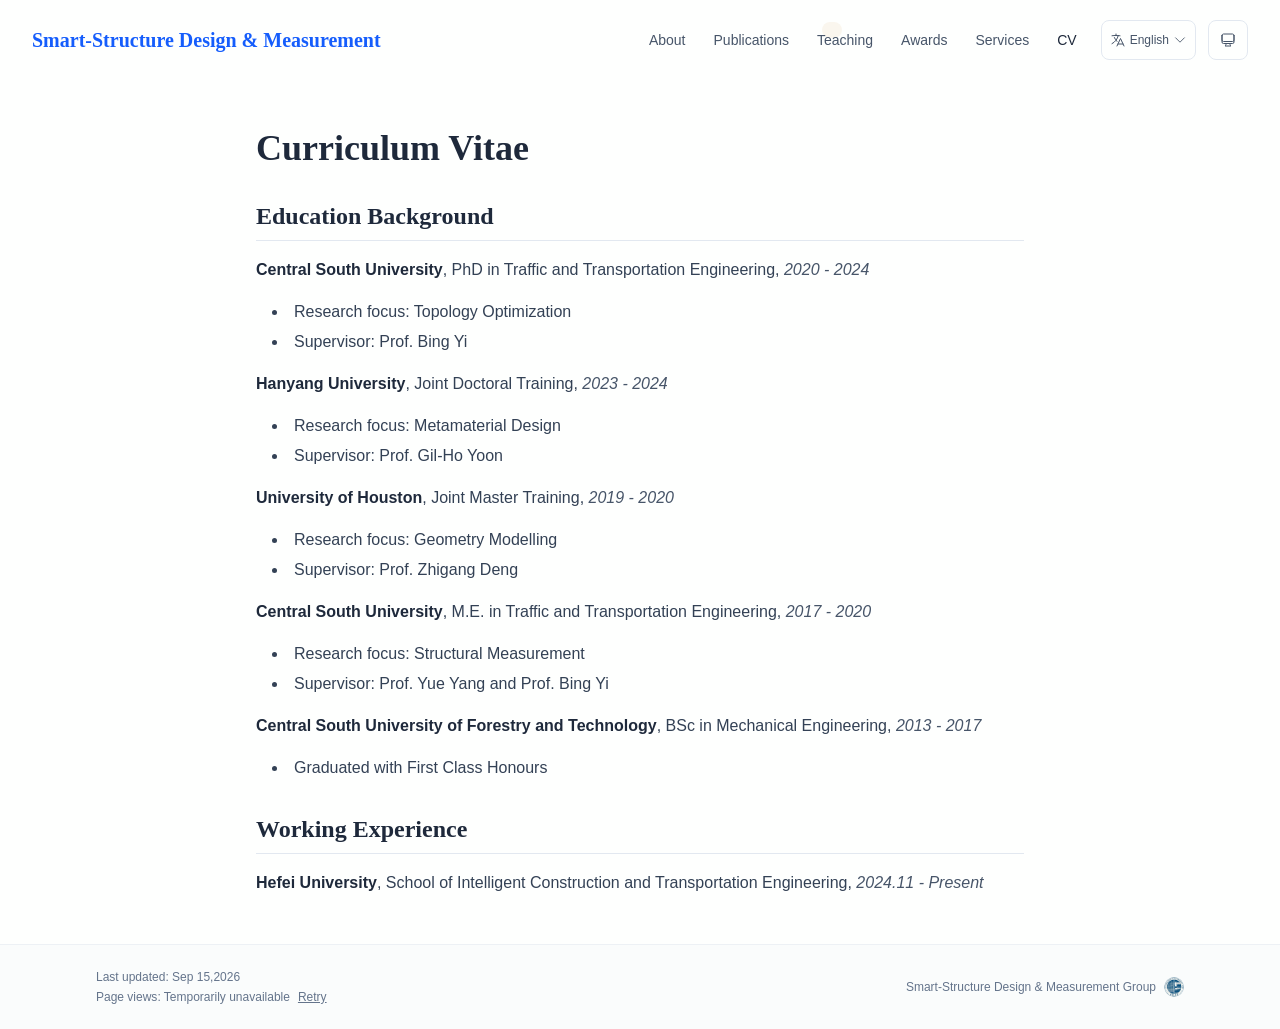
<file: cv/index.html>
<!DOCTYPE html><html lang="en" class="scroll-smooth"><head><meta charSet="utf-8"/><meta name="viewport" content="width=device-width, initial-scale=1"/><link rel="stylesheet" href="/_next/static/css/926339c7c0748d0d.css" data-precedence="next"/><link rel="preload" as="script" fetchPriority="low" href="/_next/static/chunks/webpack-af78f5c2c11af041.js"/><script src="/_next/static/chunks/4bd1b696-70b6d399998de86a.js" async=""></script><script src="/_next/static/chunks/684-5aaa8290a129f299.js" async=""></script><script src="/_next/static/chunks/main-app-30830ffa1c7eb68c.js" async=""></script><script src="/_next/static/chunks/557-19957a8c7146cbea.js" async=""></script><script src="/_next/static/chunks/874-6cc630662f3664af.js" async=""></script><script src="/_next/static/chunks/291-e39730cc9327e39b.js" async=""></script><script src="/_next/static/chunks/app/layout-1aa1142fcfe56c9e.js" async=""></script><script src="/_next/static/chunks/872-a52faa3eed499ce0.js" async=""></script><script src="/_next/static/chunks/748-9cda938fad3e36fe.js" async=""></script><script src="/_next/static/chunks/app/%5Bslug%5D/page-ffe1ad35cf1754f9.js" async=""></script><link rel="icon" href="/lab.svg" type="image/svg+xml"/><link rel="dns-prefetch" href="liulong-hfu.github.io"/><link rel="preconnect" href="liulong-hfu.github.io" crossorigin=""/><link rel="preload" as="font" type="font/woff2" href="https://jialeliu.com/fonts/georgiab.woff2" crossorigin=""/><script>
              try {
                const theme = localStorage.getItem('theme-storage');
                const parsed = theme ? JSON.parse(theme) : null;
                const setting = parsed?.state?.theme || 'system';
                const prefersDark = typeof window !== 'undefined' && window.matchMedia && window.matchMedia('(prefers-color-scheme: dark)').matches;
                const effective = setting === 'dark' ? 'dark' : (setting === 'light' ? 'light' : (prefersDark ? 'dark' : 'light'));
                var root = document.documentElement;
                root.classList.add(effective);
                root.setAttribute('data-theme', effective);
              } catch (e) {
                var root = document.documentElement;
                root.classList.add('light');
                root.setAttribute('data-theme', 'light');
              }
            </script><script>
    try {
      const cfg = {"enabled":true,"locales":["en","zh"],"defaultLocale":"en","mode":"fixed","fixedLocale":"en","persist":true,"switcher":true,"labels":{"en":"English","zh":"中文"}};
      const storageKey = 'locale-storage';
      const normalize = (value) => typeof value === 'string' ? value.trim().replace('_', '-').toLowerCase() : '';
      const matchLocale = (candidate) => {
        const normalized = normalize(candidate);
        if (!normalized) return null;
        if (cfg.locales.includes(normalized)) return normalized;
        const language = normalized.split('-')[0];
        if (cfg.locales.includes(language)) return language;
        return null;
      };

      let resolved = null;

      if (!cfg.enabled) {
        resolved = cfg.defaultLocale;
      } else if (cfg.persist) {
        resolved = matchLocale(localStorage.getItem(storageKey));
      }

      if (!resolved) {
        if (cfg.mode === 'fixed') {
          resolved = cfg.fixedLocale;
        } else {
          resolved = matchLocale(navigator.language);
        }
      }

      if (!resolved) {
        resolved = cfg.defaultLocale;
      }

      const root = document.documentElement;
      root.lang = resolved;
      root.setAttribute('data-locale', resolved);

      if (cfg.persist) {
        localStorage.setItem(storageKey, resolved);
      }
    } catch (e) {
      const root = document.documentElement;
      root.lang = 'en';
      root.setAttribute('data-locale', 'en');
    }
  </script><title>Curriculum Vitae | Long Liu</title><meta name="author" content="Long Liu"/><meta name="keywords" content="Long Liu,PhD,Research,Hefei University"/><meta name="creator" content="Long Liu"/><meta name="publisher" content="Long Liu"/><meta property="og:title" content="Long Liu"/><meta property="og:description" content="Assistant Professor at the Hefei University"/><meta property="og:site_name" content="Long Liu&#x27;s Academic Website"/><meta property="og:locale" content="zh_CN"/><meta property="og:type" content="website"/><meta name="twitter:card" content="summary"/><meta name="twitter:title" content="Long Liu"/><meta name="twitter:description" content="Assistant Professor at the Hefei University"/><link rel="icon" href="/lab.svg"/><script>document.querySelectorAll('body link[rel="icon"], body link[rel="apple-touch-icon"]').forEach(el => document.head.appendChild(el))</script><script src="/_next/static/chunks/polyfills-42372ed130431b0a.js" noModule=""></script></head><body class="font-sans antialiased"><div style="visibility:hidden"><nav class="fixed top-0 left-0 right-0 z-50" data-headlessui-state=""><div class="transition-all duration-300 ease-out bg-transparent" style="transform:translateY(-100px)"><div class="max-w-7xl mx-auto px-4 sm:px-6 lg:px-8"><div class="flex justify-between items-center h-16 lg:h-20"><div class="flex-shrink-0" tabindex="0"><a class="text-lg lg:text-xl font-serif font-semibold text-blue-600 dark:text-blue-400 hover:text-blue-700 dark:hover:text-blue-300 transition-colors duration-200" href="/">Smart‑Structure Design &amp; Measurement</a></div><div class="hidden lg:block"><div class="ml-10 flex items-center space-x-3"><div class="relative flex items-baseline space-x-1"><a data-nav-href="/" class="relative px-3 py-2 text-sm font-medium rounded-lg transition-colors duration-150 text-neutral-600" href="/">About</a><a data-nav-href="/publications" class="relative px-3 py-2 text-sm font-medium rounded-lg transition-colors duration-150 text-neutral-600" href="/publications/">Publications</a><a data-nav-href="/teaching" class="relative px-3 py-2 text-sm font-medium rounded-lg transition-colors duration-150 text-neutral-600" href="/teaching/">Teaching</a><a data-nav-href="/awards" class="relative px-3 py-2 text-sm font-medium rounded-lg transition-colors duration-150 text-neutral-600" href="/awards/">Awards</a><a data-nav-href="/services" class="relative px-3 py-2 text-sm font-medium rounded-lg transition-colors duration-150 text-neutral-600" href="/services/">Services</a><a data-nav-href="/cv" class="relative px-3 py-2 text-sm font-medium rounded-lg transition-colors duration-150 text-primary" href="/cv/">CV</a></div><div class="flex items-center justify-center w-14 h-10 rounded-lg border border-neutral-200 dark:border-[rgba(148,163,184,0.24)] bg-background dark:bg-neutral-800"><div class="w-6 h-4 rounded bg-neutral-300 animate-pulse"></div></div><div class="flex items-center justify-center w-10 h-10 rounded-lg border border-neutral-200 dark:border-[rgba(148,163,184,0.24)] bg-background dark:bg-neutral-800"><div class="w-4 h-4 rounded-full bg-neutral-300 animate-pulse"></div></div></div></div><div class="lg:hidden flex items-center space-x-2"><div class="flex items-center justify-center w-14 h-10 rounded-lg border border-neutral-200 dark:border-[rgba(148,163,184,0.24)] bg-background dark:bg-neutral-800"><div class="w-6 h-4 rounded bg-neutral-300 animate-pulse"></div></div><div class="flex items-center justify-center w-10 h-10 rounded-lg border border-neutral-200 dark:border-[rgba(148,163,184,0.24)] bg-background dark:bg-neutral-800"><div class="w-4 h-4 rounded-full bg-neutral-300 animate-pulse"></div></div><button class="inline-flex items-center justify-center p-2 rounded-md text-neutral-600 hover:text-primary hover:bg-neutral-100 dark:hover:bg-neutral-800 focus:outline-none focus:ring-2 focus:ring-inset focus:ring-accent transition-colors duration-200" id="headlessui-disclosure-button-«R7pdb»" type="button" aria-expanded="false" data-headlessui-state=""><span class="sr-only">Open main menu</span><div><svg xmlns="http://www.w3.org/2000/svg" fill="none" viewBox="0 0 24 24" stroke-width="1.5" stroke="currentColor" aria-hidden="true" data-slot="icon" class="block h-6 w-6"><path stroke-linecap="round" stroke-linejoin="round" d="M3.75 6.75h16.5M3.75 12h16.5m-16.5 5.25h16.5"></path></svg></div></button></div></div></div></div></nav><main class="min-h-screen pt-16 lg:pt-20"><div class="max-w-4xl mx-auto px-4 sm:px-6 lg:px-8 py-12"><div class="max-w-3xl mx-auto" style="opacity:0;transform:translateY(20px)"><h1 class="text-4xl font-serif font-bold text-primary mb-4">Curriculum Vitae</h1><div class="text-neutral-700 dark:text-neutral-600 leading-relaxed"><h2 class="text-2xl font-serif font-bold text-primary mt-8 mb-4 border-b border-neutral-200 dark:border-neutral-800 pb-2">Education Background</h2>
<p class="mb-4 last:mb-0"><strong class="font-semibold text-primary">Central South University</strong>, PhD in Traffic and Transportation Engineering, <em class="italic text-neutral-600 dark:text-neutral-500">2020 - 2024</em></p>
<ul class="list-disc list-inside mb-4 space-y-1 ml-4">
<li class="mb-1">Research focus: Topology Optimization</li>
<li class="mb-1">Supervisor: Prof. Bing Yi</li>
</ul>
<p class="mb-4 last:mb-0"><strong class="font-semibold text-primary">Hanyang University</strong>, Joint Doctoral Training, <em class="italic text-neutral-600 dark:text-neutral-500">2023 - 2024</em></p>
<ul class="list-disc list-inside mb-4 space-y-1 ml-4">
<li class="mb-1">Research focus: Metamaterial Design</li>
<li class="mb-1">Supervisor: Prof. Gil-Ho Yoon</li>
</ul>
<p class="mb-4 last:mb-0"><strong class="font-semibold text-primary">University of Houston</strong>, Joint Master Training, <em class="italic text-neutral-600 dark:text-neutral-500">2019 - 2020</em></p>
<ul class="list-disc list-inside mb-4 space-y-1 ml-4">
<li class="mb-1">Research focus: Geometry Modelling</li>
<li class="mb-1">Supervisor: Prof. Zhigang Deng</li>
</ul>
<p class="mb-4 last:mb-0"><strong class="font-semibold text-primary">Central South University</strong>, M.E. in Traffic and Transportation Engineering, <em class="italic text-neutral-600 dark:text-neutral-500">2017 - 2020</em></p>
<ul class="list-disc list-inside mb-4 space-y-1 ml-4">
<li class="mb-1">Research focus: Structural Measurement</li>
<li class="mb-1">Supervisor: Prof. Yue Yang and Prof. Bing Yi</li>
</ul>
<p class="mb-4 last:mb-0"><strong class="font-semibold text-primary">Central South University of Forestry and Technology</strong>, BSc in Mechanical Engineering, <em class="italic text-neutral-600 dark:text-neutral-500">2013 - 2017</em></p>
<ul class="list-disc list-inside mb-4 space-y-1 ml-4">
<li class="mb-1">Graduated with First Class Honours</li>
</ul>
<h2 class="text-2xl font-serif font-bold text-primary mt-8 mb-4 border-b border-neutral-200 dark:border-neutral-800 pb-2">Working Experience</h2>
<p class="mb-4 last:mb-0"><strong class="font-semibold text-primary">Hefei University</strong>,
School of Intelligent Construction and Transportation Engineering,
<em class="italic text-neutral-600 dark:text-neutral-500">2024.11 - Present</em></p></div></div></div><!--$--><!--/$--><!--$--><!--/$--></main><footer class="border-t border-neutral-200/50 bg-neutral-50/50 dark:bg-neutral-900/50 dark:border-neutral-700/50"><div class="max-w-6xl mx-auto px-4 sm:px-6 lg:px-8 py-6"><div class="flex flex-col sm:flex-row justify-between items-center gap-2"><div class="space-y-1 text-center sm:text-left"><p class="text-xs text-neutral-500">Last updated<!-- -->: <!-- -->Sep 15,2026</p><p class="text-xs text-neutral-500 tabular-nums">Page views<!-- -->:<!-- --> <!-- -->Loading…</p></div><p class="text-xs text-neutral-500 flex items-center"><a href="liulong-hfu.github.io" target="_blank" rel="noopener noreferrer">Smart‑Structure Design &amp; Measurement Group</a><img alt="Smart-Structure Design &amp; Measurement Group" loading="lazy" width="20" height="20" decoding="async" data-nimg="1" class="ml-2 rounded-full" style="color:transparent" src="/lab.svg"/></p></div></div></footer></div><script src="/_next/static/chunks/webpack-af78f5c2c11af041.js" async=""></script><script>(self.__next_f=self.__next_f||[]).push([0])</script><script>self.__next_f.push([1,"1:\"$Sreact.fragment\"\n3:I[3719,[\"557\",\"static/chunks/557-19957a8c7146cbea.js\",\"874\",\"static/chunks/874-6cc630662f3664af.js\",\"291\",\"static/chunks/291-e39730cc9327e39b.js\",\"177\",\"static/chunks/app/layout-1aa1142fcfe56c9e.js\"],\"ThemeProvider\"]\n4:I[310,[\"557\",\"static/chunks/557-19957a8c7146cbea.js\",\"874\",\"static/chunks/874-6cc630662f3664af.js\",\"291\",\"static/chunks/291-e39730cc9327e39b.js\",\"177\",\"static/chunks/app/layout-1aa1142fcfe56c9e.js\"],\"LocaleProvider\"]\n5:I[4574,[\"557\",\"static/chunks/557-19957a8c7146cbea.js\",\"874\",\"static/chunks/874-6cc630662f3664af.js\",\"291\",\"static/chunks/291-e39730cc9327e39b.js\",\"177\",\"static/chunks/app/layout-1aa1142fcfe56c9e.js\"],\"default\"]\n6:I[7555,[],\"\"]\n7:I[1295,[],\"\"]\n8:I[2548,[\"557\",\"static/chunks/557-19957a8c7146cbea.js\",\"874\",\"static/chunks/874-6cc630662f3664af.js\",\"291\",\"static/chunks/291-e39730cc9327e39b.js\",\"177\",\"static/chunks/app/layout-1aa1142fcfe56c9e.js\"],\"default\"]\na:I[9665,[],\"MetadataBoundary\"]\nc:I[9665,[],\"OutletBoundary\"]\nf:I[4911,[],\"AsyncMetadataOutlet\"]\n11:I[9665,[],\"ViewportBoundary\"]\n13:I[6614,[],\"\"]\n:HL[\"/_next/static/css/926339c7c0748d0d.css\",\"style\"]\n2:T5d8,\n    try {\n      const cfg = {\"enabled\":true,\"locales\":[\"en\",\"zh\"],\"defaultLocale\":\"en\",\"mode\":\"fixed\",\"fixedLocale\":\"en\",\"persist\":true,\"switcher\":true,\"labels\":{\"en\":\"English\",\"zh\":\"中文\"}};\n      const storageKey = 'locale-storage';\n      const normalize = (value) =\u003e typeof value === 'string' ? value.trim().replace('_', '-').toLowerCase() : '';\n      const matchLocale = (candidate) =\u003e {\n        const normalized = normalize(candidate);\n        if (!normalized) return null;\n        if (cfg.locales.includes(normalized)) return normalized;\n        const language = normalized.split('-')[0];\n        if (cfg.locales.includes(language)) return language;\n        return null;\n      };\n\n      let resolved = null;\n\n      if (!cfg.enabled) {\n        resolved = cfg.defaultLocale;\n      } else if (cfg.persist) {\n        resolved = matchLocale(localStorage.getItem(storageKey));\n      }\n\n      if (!resolved) {\n        if "])</script><script>self.__next_f.push([1,"(cfg.mode === 'fixed') {\n          resolved = cfg.fixedLocale;\n        } else {\n          resolved = matchLocale(navigator.language);\n        }\n      }\n\n      if (!resolved) {\n        resolved = cfg.defaultLocale;\n      }\n\n      const root = document.documentElement;\n      root.lang = resolved;\n      root.setAttribute('data-locale', resolved);\n\n      if (cfg.persist) {\n        localStorage.setItem(storageKey, resolved);\n      }\n    } catch (e) {\n      const root = document.documentElement;\n      root.lang = 'en';\n      root.setAttribute('data-locale', 'en');\n    }\n  "])</script><script>self.__next_f.push([1,"0:{\"P\":null,\"b\":\"omqdsDdV3F3-v8_1J3fTI\",\"p\":\"\",\"c\":[\"\",\"cv\",\"\"],\"i\":false,\"f\":[[[\"\",{\"children\":[[\"slug\",\"cv\",\"d\"],{\"children\":[\"__PAGE__\",{}]}]},\"$undefined\",\"$undefined\",true],[\"\",[\"$\",\"$1\",\"c\",{\"children\":[[[\"$\",\"link\",\"0\",{\"rel\":\"stylesheet\",\"href\":\"/_next/static/css/926339c7c0748d0d.css\",\"precedence\":\"next\",\"crossOrigin\":\"$undefined\",\"nonce\":\"$undefined\"}]],[\"$\",\"html\",null,{\"lang\":\"en\",\"className\":\"scroll-smooth\",\"suppressHydrationWarning\":true,\"children\":[[\"$\",\"head\",null,{\"children\":[[\"$\",\"link\",null,{\"rel\":\"icon\",\"href\":\"/lab.svg\",\"type\":\"image/svg+xml\"}],[\"$\",\"link\",null,{\"rel\":\"dns-prefetch\",\"href\":\"liulong-hfu.github.io\"}],[\"$\",\"link\",null,{\"rel\":\"preconnect\",\"href\":\"liulong-hfu.github.io\",\"crossOrigin\":\"\"}],[\"$\",\"link\",null,{\"rel\":\"preload\",\"as\":\"font\",\"type\":\"font/woff2\",\"href\":\"https://jialeliu.com/fonts/georgiab.woff2\",\"crossOrigin\":\"\"}],[\"$\",\"script\",null,{\"dangerouslySetInnerHTML\":{\"__html\":\"\\n              try {\\n                const theme = localStorage.getItem('theme-storage');\\n                const parsed = theme ? JSON.parse(theme) : null;\\n                const setting = parsed?.state?.theme || 'system';\\n                const prefersDark = typeof window !== 'undefined' \u0026\u0026 window.matchMedia \u0026\u0026 window.matchMedia('(prefers-color-scheme: dark)').matches;\\n                const effective = setting === 'dark' ? 'dark' : (setting === 'light' ? 'light' : (prefersDark ? 'dark' : 'light'));\\n                var root = document.documentElement;\\n                root.classList.add(effective);\\n                root.setAttribute('data-theme', effective);\\n              } catch (e) {\\n                var root = document.documentElement;\\n                root.classList.add('light');\\n                root.setAttribute('data-theme', 'light');\\n              }\\n            \"}}],[\"$\",\"script\",null,{\"dangerouslySetInnerHTML\":{\"__html\":\"$2\"}}]]}],[\"$\",\"body\",null,{\"className\":\"font-sans antialiased\",\"children\":[\"$\",\"$L3\",null,{\"children\":[\"$\",\"$L4\",null,{\"config\":{\"enabled\":true,\"locales\":[\"en\",\"zh\"],\"defaultLocale\":\"en\",\"mode\":\"fixed\",\"fixedLocale\":\"en\",\"persist\":true,\"switcher\":true,\"labels\":{\"en\":\"English\",\"zh\":\"中文\"}},\"children\":[[\"$\",\"$L5\",null,{\"items\":[{\"title\":\"About\",\"type\":\"page\",\"target\":\"about\",\"href\":\"/\"},{\"title\":\"Publications\",\"type\":\"page\",\"target\":\"publications\",\"href\":\"/publications\"},{\"title\":\"Teaching\",\"type\":\"page\",\"target\":\"teaching\",\"href\":\"/teaching\"},{\"title\":\"Awards\",\"type\":\"page\",\"target\":\"awards\",\"href\":\"/awards\"},{\"title\":\"Services\",\"type\":\"page\",\"target\":\"services\",\"href\":\"/services\"},{\"title\":\"CV\",\"type\":\"page\",\"target\":\"cv\",\"href\":\"/cv\"}],\"siteTitle\":\"Long Liu\",\"enableOnePageMode\":false,\"i18n\":\"$0:f:0:1:1:props:children:1:props:children:1:props:children:props:children:props:config\",\"itemsByLocale\":{\"en\":[{\"title\":\"About\",\"type\":\"page\",\"target\":\"about\",\"href\":\"/\"},{\"title\":\"Publications\",\"type\":\"page\",\"target\":\"publications\",\"href\":\"/publications\"},{\"title\":\"Teaching\",\"type\":\"page\",\"target\":\"teaching\",\"href\":\"/teaching\"},{\"title\":\"Awards\",\"type\":\"page\",\"target\":\"awards\",\"href\":\"/awards\"},{\"title\":\"Services\",\"type\":\"page\",\"target\":\"services\",\"href\":\"/services\"},{\"title\":\"CV\",\"type\":\"page\",\"target\":\"cv\",\"href\":\"/cv\"}],\"zh\":[{\"title\":\"关于我\",\"type\":\"page\",\"target\":\"about\",\"href\":\"/\"},{\"title\":\"论文\",\"type\":\"page\",\"target\":\"publications\",\"href\":\"/publications\"},{\"title\":\"教学\",\"type\":\"page\",\"target\":\"teaching\",\"href\":\"/teaching\"},{\"title\":\"奖项\",\"type\":\"page\",\"target\":\"awards\",\"href\":\"/awards\"},{\"title\":\"服务\",\"type\":\"page\",\"target\":\"services\",\"href\":\"/services\"},{\"title\":\"简历\",\"type\":\"page\",\"target\":\"cv\",\"href\":\"/cv\"}]},\"siteTitleByLocale\":{\"en\":\"Long Liu\",\"zh\":\"刘龙\"}}],[\"$\",\"main\",null,{\"className\":\"min-h-screen pt-16 lg:pt-20\",\"children\":[\"$\",\"$L6\",null,{\"parallelRouterKey\":\"children\",\"error\":\"$undefined\",\"errorStyles\":\"$undefined\",\"errorScripts\":\"$undefined\",\"template\":[\"$\",\"$L7\",null,{}],\"templateStyles\":\"$undefined\",\"templateScripts\":\"$undefined\",\"notFound\":[[[\"$\",\"title\",null,{\"children\":\"404: This page could not be found.\"}],[\"$\",\"div\",null,{\"style\":{\"fontFamily\":\"system-ui,\\\"Segoe UI\\\",Roboto,Helvetica,Arial,sans-serif,\\\"Apple Color Emoji\\\",\\\"Segoe UI Emoji\\\"\",\"height\":\"100vh\",\"textAlign\":\"center\",\"display\":\"flex\",\"flexDirection\":\"column\",\"alignItems\":\"center\",\"justifyContent\":\"center\"},\"children\":[\"$\",\"div\",null,{\"children\":[[\"$\",\"style\",null,{\"dangerouslySetInnerHTML\":{\"__html\":\"body{color:#000;background:#fff;margin:0}.next-error-h1{border-right:1px solid rgba(0,0,0,.3)}@media (prefers-color-scheme:dark){body{color:#fff;background:#000}.next-error-h1{border-right:1px solid rgba(255,255,255,.3)}}\"}}],[\"$\",\"h1\",null,{\"className\":\"next-error-h1\",\"style\":{\"display\":\"inline-block\",\"margin\":\"0 20px 0 0\",\"padding\":\"0 23px 0 0\",\"fontSize\":24,\"fontWeight\":500,\"verticalAlign\":\"top\",\"lineHeight\":\"49px\"},\"children\":404}],[\"$\",\"div\",null,{\"style\":{\"display\":\"inline-block\"},\"children\":[\"$\",\"h2\",null,{\"style\":{\"fontSize\":14,\"fontWeight\":400,\"lineHeight\":\"49px\",\"margin\":0},\"children\":\"This page could not be found.\"}]}]]}]}]],[]],\"forbidden\":\"$undefined\",\"unauthorized\":\"$undefined\"}]}],[\"$\",\"$L8\",null,{\"lastUpdated\":\"Sep 15,2026\",\"lastUpdatedByLocale\":{\"en\":\"Sep 15,2026\",\"zh\":\"2026年9月15日\"},\"defaultLocale\":\"en\"}]]}]}]}]]}]]}],{\"children\":[[\"slug\",\"cv\",\"d\"],[\"$\",\"$1\",\"c\",{\"children\":[null,[\"$\",\"$L6\",null,{\"parallelRouterKey\":\"children\",\"error\":\"$undefined\",\"errorStyles\":\"$undefined\",\"errorScripts\":\"$undefined\",\"template\":[\"$\",\"$L7\",null,{}],\"templateStyles\":\"$undefined\",\"templateScripts\":\"$undefined\",\"notFound\":\"$undefined\",\"forbidden\":\"$undefined\",\"unauthorized\":\"$undefined\"}]]}],{\"children\":[\"__PAGE__\",[\"$\",\"$1\",\"c\",{\"children\":[\"$L9\",[\"$\",\"$La\",null,{\"children\":\"$Lb\"}],null,[\"$\",\"$Lc\",null,{\"children\":[\"$Ld\",\"$Le\",[\"$\",\"$Lf\",null,{\"promise\":\"$@10\"}]]}]]}],{},null,false]},null,false]},null,false],[\"$\",\"$1\",\"h\",{\"children\":[null,[\"$\",\"$1\",\"Wj9YGVywhZDNb7ez6WLvV\",{\"children\":[[\"$\",\"$L11\",null,{\"children\":\"$L12\"}],null]}],null]}],false]],\"m\":\"$undefined\",\"G\":[\"$13\",\"$undefined\"],\"s\":false,\"S\":true}\n"])</script><script>self.__next_f.push([1,"14:\"$Sreact.suspense\"\n15:I[4911,[],\"AsyncMetadata\"]\n17:I[2382,[\"557\",\"static/chunks/557-19957a8c7146cbea.js\",\"872\",\"static/chunks/872-a52faa3eed499ce0.js\",\"748\",\"static/chunks/748-9cda938fad3e36fe.js\",\"182\",\"static/chunks/app/%5Bslug%5D/page-ffe1ad35cf1754f9.js\"],\"default\"]\nb:[\"$\",\"$14\",null,{\"fallback\":null,\"children\":[\"$\",\"$L15\",null,{\"promise\":\"$@16\"}]}]\n9:[\"$\",\"$L17\",null,{\"dataByLocale\":{\"en\":{\"type\":\"text\",\"config\":{\"type\":\"text\",\"title\":\"Curriculum Vitae\",\"source\":\"cv.md\"},\"content\":\"## Education Background\\r\\n\\r\\n**Central South University**, PhD in Traffic and Transportation Engineering, *2020 - 2024*\\r\\n- Research focus: Topology Optimization\\r\\n- Supervisor: Prof. Bing Yi\\r\\n\\r\\n**Hanyang University**, Joint Doctoral Training, *2023 - 2024*\\r\\n- Research focus: Metamaterial Design\\r\\n- Supervisor: Prof. Gil-Ho Yoon\\r\\n\\r\\n**University of Houston**, Joint Master Training, *2019 - 2020*\\r\\n- Research focus: Geometry Modelling\\r\\n- Supervisor: Prof. Zhigang Deng\\r\\n\\r\\n**Central South University**, M.E. in Traffic and Transportation Engineering, *2017 - 2020*\\r\\n- Research focus: Structural Measurement\\r\\n- Supervisor: Prof. Yue Yang and Prof. Bing Yi\\r\\n\\r\\n**Central South University of Forestry and Technology**, BSc in Mechanical Engineering, *2013 - 2017*\\r\\n- Graduated with First Class Honours\\r\\n## Working Experience\\r\\n\\r\\n**Hefei University**,\\r\\nSchool of Intelligent Construction and Transportation Engineering,\\r\\n*2024.11 - Present*\\r\\n\"},\"zh\":{\"type\":\"text\",\"config\":{\"type\":\"text\",\"title\":\"简历\",\"source\":\"cv.md\"},\"content\":\"## 教育背景\\r\\n**汉阳大学**，联培博士，机械工程，*2023 - 2024*\\r\\n\\r\\n**中南大学**，博士，交通运输工程，*2020 - 2024*\\r\\n\\r\\n**休斯顿大学**，联培研究生，计算机科学，*2019 - 2020*\\r\\n\\r\\n**中南大学**，硕士，交通运输工程，*2017 - 2020*\\r\\n\\r\\n**中南林业科技大学**，本科，机械工程，*2013 - 2017*\\r\\n\\r\\n## 工作经历\\r\\n\\r\\n**合肥大学**，讲师，*2024.11 - 至今*\\r\\n\\r\\n\"}},\"defaultLocal"])</script><script>self.__next_f.push([1,"e\":\"en\"}]\n"])</script><script>self.__next_f.push([1,"e:null\n"])</script><script>self.__next_f.push([1,"12:[[\"$\",\"meta\",\"0\",{\"charSet\":\"utf-8\"}],[\"$\",\"meta\",\"1\",{\"name\":\"viewport\",\"content\":\"width=device-width, initial-scale=1\"}]]\nd:null\n"])</script><script>self.__next_f.push([1,"16:{\"metadata\":[[\"$\",\"title\",\"0\",{\"children\":\"Curriculum Vitae | Long Liu\"}],[\"$\",\"meta\",\"1\",{\"name\":\"author\",\"content\":\"Long Liu\"}],[\"$\",\"meta\",\"2\",{\"name\":\"keywords\",\"content\":\"Long Liu,PhD,Research,Hefei University\"}],[\"$\",\"meta\",\"3\",{\"name\":\"creator\",\"content\":\"Long Liu\"}],[\"$\",\"meta\",\"4\",{\"name\":\"publisher\",\"content\":\"Long Liu\"}],[\"$\",\"meta\",\"5\",{\"property\":\"og:title\",\"content\":\"Long Liu\"}],[\"$\",\"meta\",\"6\",{\"property\":\"og:description\",\"content\":\"Assistant Professor at the Hefei University\"}],[\"$\",\"meta\",\"7\",{\"property\":\"og:site_name\",\"content\":\"Long Liu's Academic Website\"}],[\"$\",\"meta\",\"8\",{\"property\":\"og:locale\",\"content\":\"zh_CN\"}],[\"$\",\"meta\",\"9\",{\"property\":\"og:type\",\"content\":\"website\"}],[\"$\",\"meta\",\"10\",{\"name\":\"twitter:card\",\"content\":\"summary\"}],[\"$\",\"meta\",\"11\",{\"name\":\"twitter:title\",\"content\":\"Long Liu\"}],[\"$\",\"meta\",\"12\",{\"name\":\"twitter:description\",\"content\":\"Assistant Professor at the Hefei University\"}],[\"$\",\"link\",\"13\",{\"rel\":\"icon\",\"href\":\"/lab.svg\"}]],\"error\":null,\"digest\":\"$undefined\"}\n10:{\"metadata\":\"$16:metadata\",\"error\":null,\"digest\":\"$undefined\"}\n"])</script></body></html>
</file>
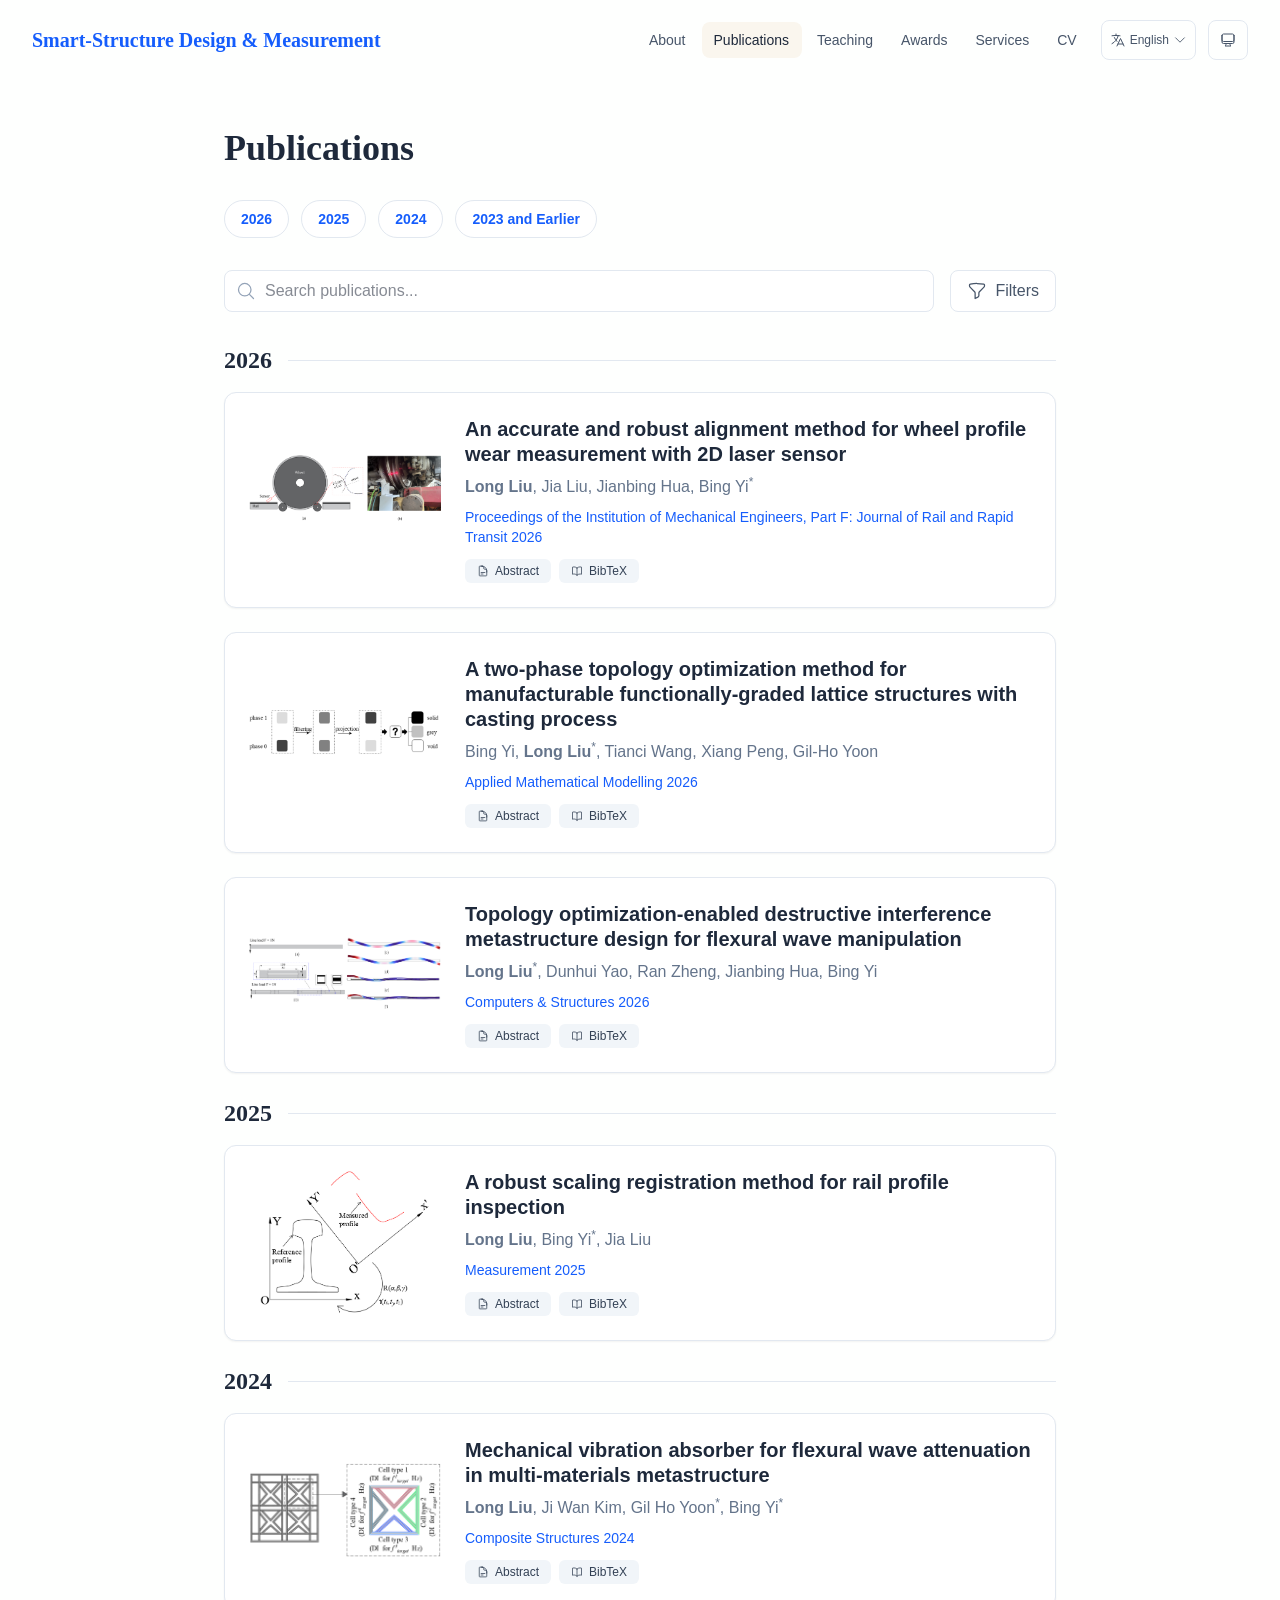
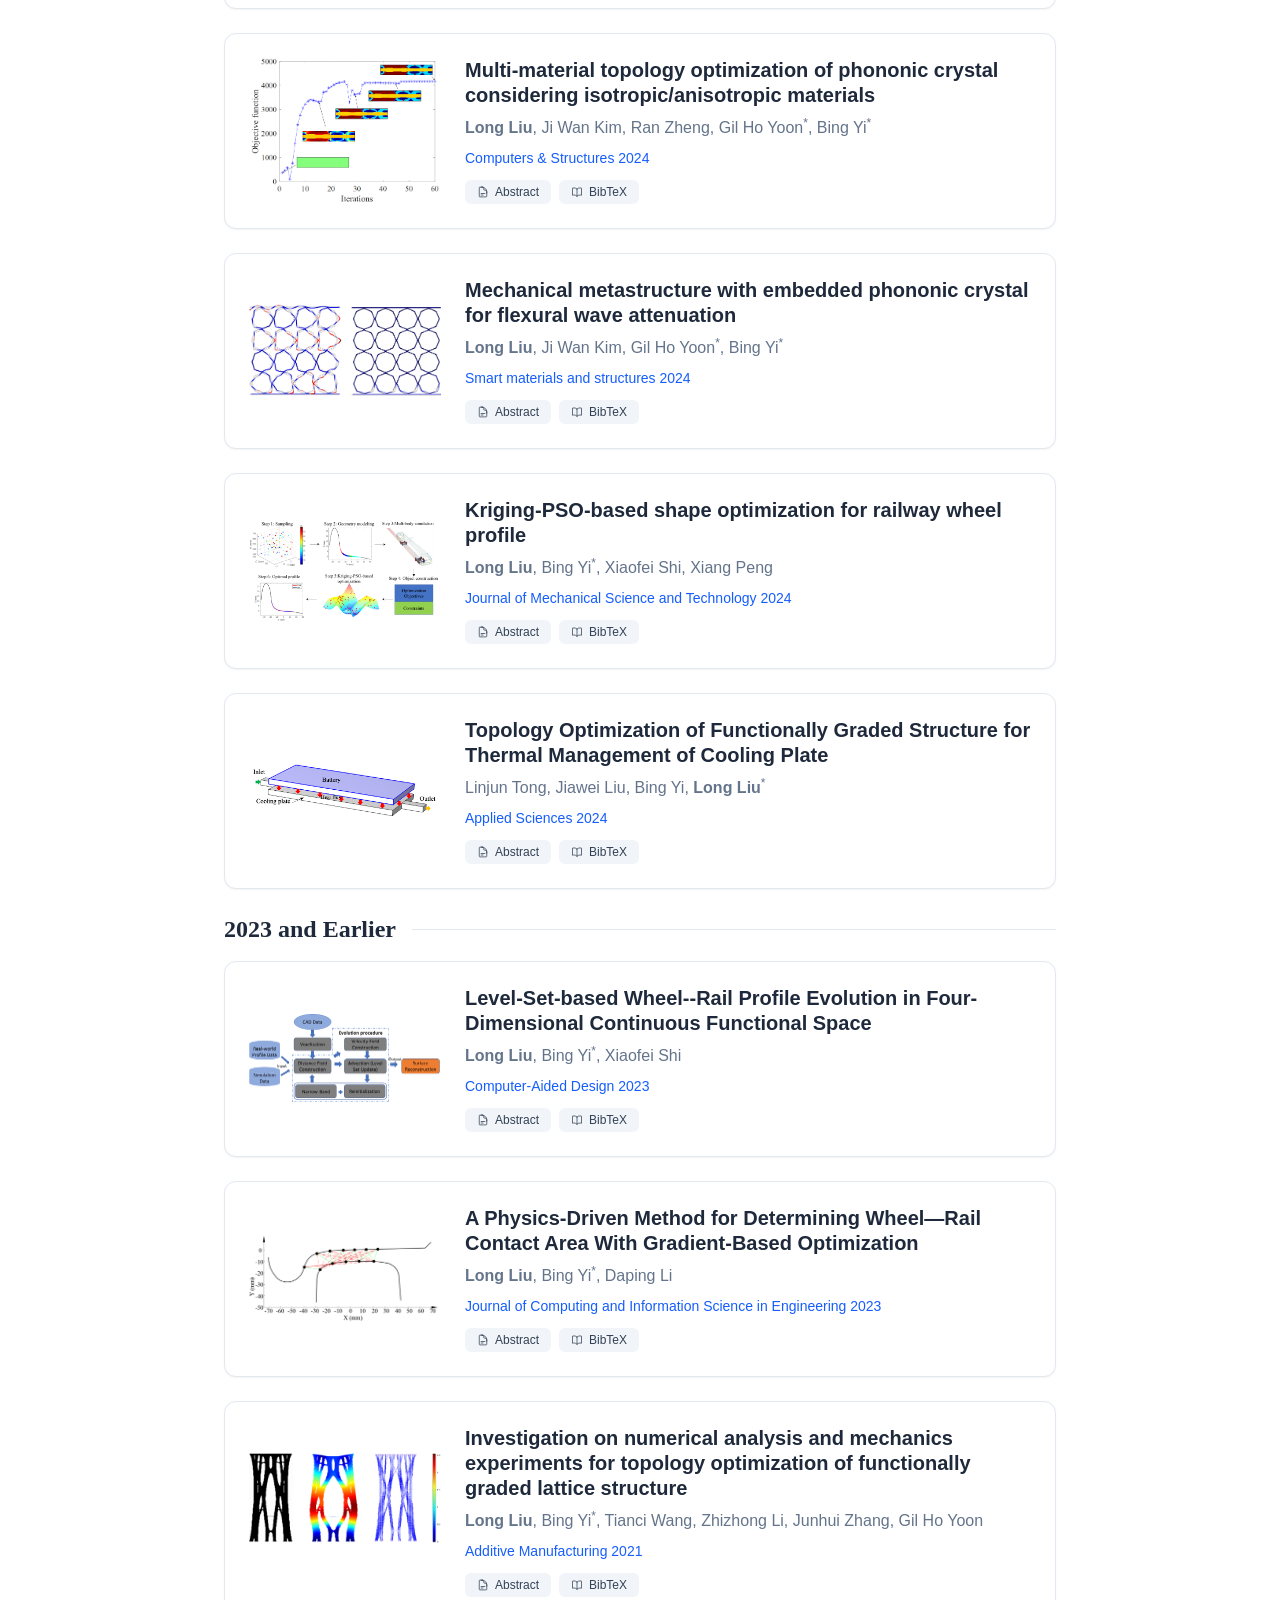
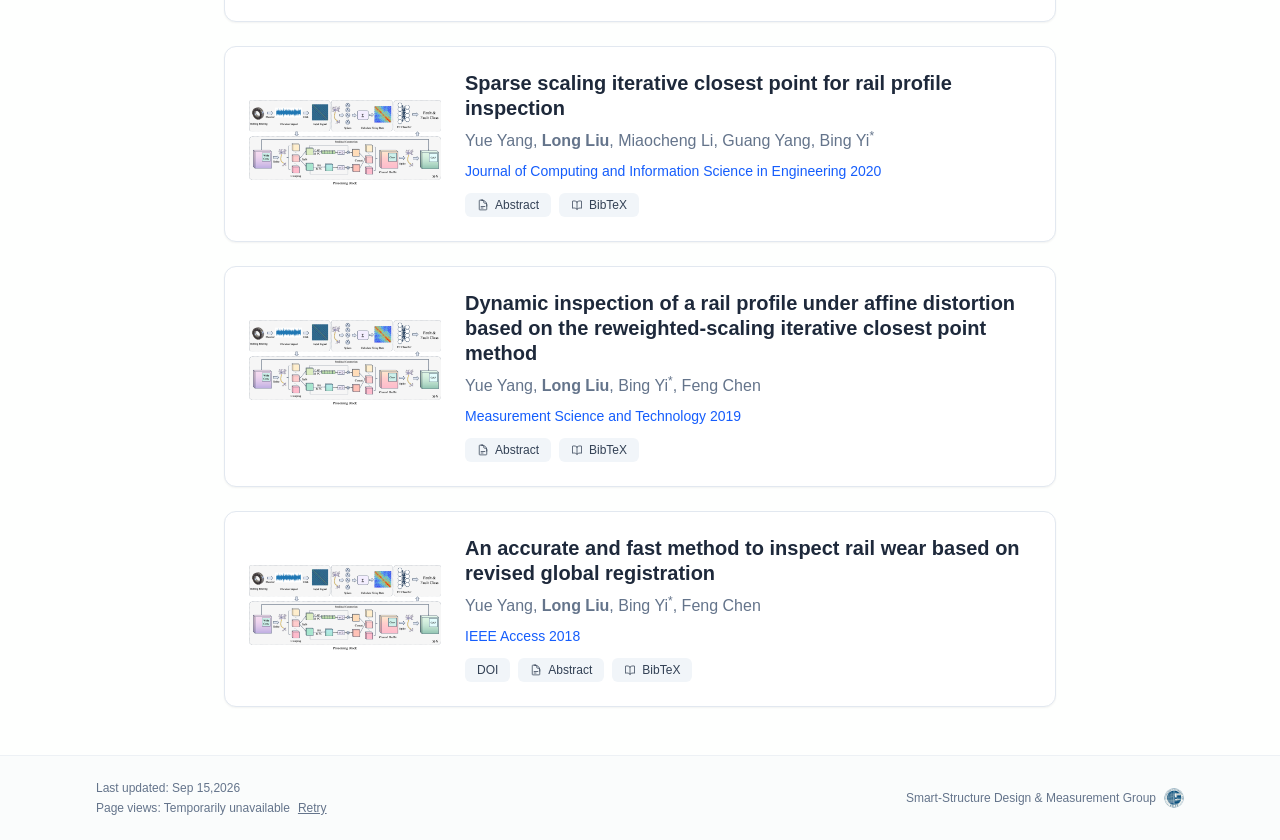
<file: publications/index.html>
<!DOCTYPE html><html lang="en" class="scroll-smooth"><head><meta charSet="utf-8"/><meta name="viewport" content="width=device-width, initial-scale=1"/><link rel="stylesheet" href="/_next/static/css/926339c7c0748d0d.css" data-precedence="next"/><link rel="preload" as="script" fetchPriority="low" href="/_next/static/chunks/webpack-af78f5c2c11af041.js"/><script src="/_next/static/chunks/4bd1b696-70b6d399998de86a.js" async=""></script><script src="/_next/static/chunks/684-5aaa8290a129f299.js" async=""></script><script src="/_next/static/chunks/main-app-30830ffa1c7eb68c.js" async=""></script><script src="/_next/static/chunks/557-19957a8c7146cbea.js" async=""></script><script src="/_next/static/chunks/874-6cc630662f3664af.js" async=""></script><script src="/_next/static/chunks/291-e39730cc9327e39b.js" async=""></script><script src="/_next/static/chunks/app/layout-1aa1142fcfe56c9e.js" async=""></script><script src="/_next/static/chunks/872-a52faa3eed499ce0.js" async=""></script><script src="/_next/static/chunks/748-9cda938fad3e36fe.js" async=""></script><script src="/_next/static/chunks/app/%5Bslug%5D/page-ffe1ad35cf1754f9.js" async=""></script><link rel="icon" href="/lab.svg" type="image/svg+xml"/><link rel="dns-prefetch" href="liulong-hfu.github.io"/><link rel="preconnect" href="liulong-hfu.github.io" crossorigin=""/><link rel="preload" as="font" type="font/woff2" href="https://jialeliu.com/fonts/georgiab.woff2" crossorigin=""/><script>
              try {
                const theme = localStorage.getItem('theme-storage');
                const parsed = theme ? JSON.parse(theme) : null;
                const setting = parsed?.state?.theme || 'system';
                const prefersDark = typeof window !== 'undefined' && window.matchMedia && window.matchMedia('(prefers-color-scheme: dark)').matches;
                const effective = setting === 'dark' ? 'dark' : (setting === 'light' ? 'light' : (prefersDark ? 'dark' : 'light'));
                var root = document.documentElement;
                root.classList.add(effective);
                root.setAttribute('data-theme', effective);
              } catch (e) {
                var root = document.documentElement;
                root.classList.add('light');
                root.setAttribute('data-theme', 'light');
              }
            </script><script>
    try {
      const cfg = {"enabled":true,"locales":["en","zh"],"defaultLocale":"en","mode":"fixed","fixedLocale":"en","persist":true,"switcher":true,"labels":{"en":"English","zh":"中文"}};
      const storageKey = 'locale-storage';
      const normalize = (value) => typeof value === 'string' ? value.trim().replace('_', '-').toLowerCase() : '';
      const matchLocale = (candidate) => {
        const normalized = normalize(candidate);
        if (!normalized) return null;
        if (cfg.locales.includes(normalized)) return normalized;
        const language = normalized.split('-')[0];
        if (cfg.locales.includes(language)) return language;
        return null;
      };

      let resolved = null;

      if (!cfg.enabled) {
        resolved = cfg.defaultLocale;
      } else if (cfg.persist) {
        resolved = matchLocale(localStorage.getItem(storageKey));
      }

      if (!resolved) {
        if (cfg.mode === 'fixed') {
          resolved = cfg.fixedLocale;
        } else {
          resolved = matchLocale(navigator.language);
        }
      }

      if (!resolved) {
        resolved = cfg.defaultLocale;
      }

      const root = document.documentElement;
      root.lang = resolved;
      root.setAttribute('data-locale', resolved);

      if (cfg.persist) {
        localStorage.setItem(storageKey, resolved);
      }
    } catch (e) {
      const root = document.documentElement;
      root.lang = 'en';
      root.setAttribute('data-locale', 'en');
    }
  </script><title>Publications | Long Liu</title><meta name="author" content="Long Liu"/><meta name="keywords" content="Long Liu,PhD,Research,Hefei University"/><meta name="creator" content="Long Liu"/><meta name="publisher" content="Long Liu"/><meta property="og:title" content="Long Liu"/><meta property="og:description" content="Assistant Professor at the Hefei University"/><meta property="og:site_name" content="Long Liu&#x27;s Academic Website"/><meta property="og:locale" content="zh_CN"/><meta property="og:type" content="website"/><meta name="twitter:card" content="summary"/><meta name="twitter:title" content="Long Liu"/><meta name="twitter:description" content="Assistant Professor at the Hefei University"/><link rel="icon" href="/lab.svg"/><script>document.querySelectorAll('body link[rel="icon"], body link[rel="apple-touch-icon"]').forEach(el => document.head.appendChild(el))</script><script src="/_next/static/chunks/polyfills-42372ed130431b0a.js" noModule=""></script></head><body class="font-sans antialiased"><div style="visibility:hidden"><nav class="fixed top-0 left-0 right-0 z-50" data-headlessui-state=""><div class="transition-all duration-300 ease-out bg-transparent" style="transform:translateY(-100px)"><div class="max-w-7xl mx-auto px-4 sm:px-6 lg:px-8"><div class="flex justify-between items-center h-16 lg:h-20"><div class="flex-shrink-0" tabindex="0"><a class="text-lg lg:text-xl font-serif font-semibold text-blue-600 dark:text-blue-400 hover:text-blue-700 dark:hover:text-blue-300 transition-colors duration-200" href="/">Smart‑Structure Design &amp; Measurement</a></div><div class="hidden lg:block"><div class="ml-10 flex items-center space-x-3"><div class="relative flex items-baseline space-x-1"><a data-nav-href="/" class="relative px-3 py-2 text-sm font-medium rounded-lg transition-colors duration-150 text-neutral-600" href="/">About</a><a data-nav-href="/publications" class="relative px-3 py-2 text-sm font-medium rounded-lg transition-colors duration-150 text-primary" href="/publications/">Publications</a><a data-nav-href="/teaching" class="relative px-3 py-2 text-sm font-medium rounded-lg transition-colors duration-150 text-neutral-600" href="/teaching/">Teaching</a><a data-nav-href="/awards" class="relative px-3 py-2 text-sm font-medium rounded-lg transition-colors duration-150 text-neutral-600" href="/awards/">Awards</a><a data-nav-href="/services" class="relative px-3 py-2 text-sm font-medium rounded-lg transition-colors duration-150 text-neutral-600" href="/services/">Services</a><a data-nav-href="/cv" class="relative px-3 py-2 text-sm font-medium rounded-lg transition-colors duration-150 text-neutral-600" href="/cv/">CV</a></div><div class="flex items-center justify-center w-14 h-10 rounded-lg border border-neutral-200 dark:border-[rgba(148,163,184,0.24)] bg-background dark:bg-neutral-800"><div class="w-6 h-4 rounded bg-neutral-300 animate-pulse"></div></div><div class="flex items-center justify-center w-10 h-10 rounded-lg border border-neutral-200 dark:border-[rgba(148,163,184,0.24)] bg-background dark:bg-neutral-800"><div class="w-4 h-4 rounded-full bg-neutral-300 animate-pulse"></div></div></div></div><div class="lg:hidden flex items-center space-x-2"><div class="flex items-center justify-center w-14 h-10 rounded-lg border border-neutral-200 dark:border-[rgba(148,163,184,0.24)] bg-background dark:bg-neutral-800"><div class="w-6 h-4 rounded bg-neutral-300 animate-pulse"></div></div><div class="flex items-center justify-center w-10 h-10 rounded-lg border border-neutral-200 dark:border-[rgba(148,163,184,0.24)] bg-background dark:bg-neutral-800"><div class="w-4 h-4 rounded-full bg-neutral-300 animate-pulse"></div></div><button class="inline-flex items-center justify-center p-2 rounded-md text-neutral-600 hover:text-primary hover:bg-neutral-100 dark:hover:bg-neutral-800 focus:outline-none focus:ring-2 focus:ring-inset focus:ring-accent transition-colors duration-200" id="headlessui-disclosure-button-«R7pdb»" type="button" aria-expanded="false" data-headlessui-state=""><span class="sr-only">Open main menu</span><div><svg xmlns="http://www.w3.org/2000/svg" fill="none" viewBox="0 0 24 24" stroke-width="1.5" stroke="currentColor" aria-hidden="true" data-slot="icon" class="block h-6 w-6"><path stroke-linecap="round" stroke-linejoin="round" d="M3.75 6.75h16.5M3.75 12h16.5m-16.5 5.25h16.5"></path></svg></div></button></div></div></div></div></nav><main class="min-h-screen pt-16 lg:pt-20"><div class="max-w-4xl mx-auto px-4 sm:px-6 lg:px-8 py-12"><div style="opacity:0;transform:translateY(20px)"><div class="mb-8"><h1 class="text-4xl font-serif font-bold text-primary mb-4">Publications</h1></div><nav aria-label="Publication years" class="mb-8 flex flex-wrap gap-3"><a href="#publications-2026" class="rounded-full border border-neutral-200 bg-white px-4 py-2 text-sm font-semibold text-blue-600 transition-colors hover:border-blue-600 hover:bg-blue-50 dark:border-neutral-700 dark:bg-neutral-900 dark:text-blue-400 dark:hover:border-blue-400 dark:hover:bg-neutral-800">2026</a><a href="#publications-2025" class="rounded-full border border-neutral-200 bg-white px-4 py-2 text-sm font-semibold text-blue-600 transition-colors hover:border-blue-600 hover:bg-blue-50 dark:border-neutral-700 dark:bg-neutral-900 dark:text-blue-400 dark:hover:border-blue-400 dark:hover:bg-neutral-800">2025</a><a href="#publications-2024" class="rounded-full border border-neutral-200 bg-white px-4 py-2 text-sm font-semibold text-blue-600 transition-colors hover:border-blue-600 hover:bg-blue-50 dark:border-neutral-700 dark:bg-neutral-900 dark:text-blue-400 dark:hover:border-blue-400 dark:hover:bg-neutral-800">2024</a><a href="#publications-2023-and-earlier" class="rounded-full border border-neutral-200 bg-white px-4 py-2 text-sm font-semibold text-blue-600 transition-colors hover:border-blue-600 hover:bg-blue-50 dark:border-neutral-700 dark:bg-neutral-900 dark:text-blue-400 dark:hover:border-blue-400 dark:hover:bg-neutral-800">2023 and Earlier</a></nav><div class="mb-8 space-y-4"><div class="flex flex-col sm:flex-row gap-4"><div class="relative flex-grow"><svg xmlns="http://www.w3.org/2000/svg" fill="none" viewBox="0 0 24 24" stroke-width="1.5" stroke="currentColor" aria-hidden="true" data-slot="icon" class="absolute left-3 top-1/2 transform -translate-y-1/2 h-5 w-5 text-neutral-400"><path stroke-linecap="round" stroke-linejoin="round" d="m21 21-5.197-5.197m0 0A7.5 7.5 0 1 0 5.196 5.196a7.5 7.5 0 0 0 10.607 10.607Z"></path></svg><input type="text" placeholder="Search publications..." class="w-full pl-10 pr-4 py-2 rounded-lg border border-neutral-200 dark:border-neutral-800 bg-white dark:bg-neutral-900 focus:ring-2 focus:ring-accent focus:border-transparent transition-all duration-200" value=""/></div><button class="flex items-center justify-center px-4 py-2 rounded-lg border transition-all duration-200 bg-white dark:bg-neutral-900 border-neutral-200 dark:border-neutral-800 text-neutral-600 hover:border-accent hover:text-accent"><svg xmlns="http://www.w3.org/2000/svg" fill="none" viewBox="0 0 24 24" stroke-width="1.5" stroke="currentColor" aria-hidden="true" data-slot="icon" class="h-5 w-5 mr-2"><path stroke-linecap="round" stroke-linejoin="round" d="M12 3c2.755 0 5.455.232 8.083.678.533.09.917.556.917 1.096v1.044a2.25 2.25 0 0 1-.659 1.591l-5.432 5.432a2.25 2.25 0 0 0-.659 1.591v2.927a2.25 2.25 0 0 1-1.244 2.013L9.75 21v-6.568a2.25 2.25 0 0 0-.659-1.591L3.659 7.409A2.25 2.25 0 0 1 3 5.818V4.774c0-.54.384-1.006.917-1.096A48.32 48.32 0 0 1 12 3Z"></path></svg>Filters</button></div></div><div class="space-y-6"><section id="publications-2026" class="scroll-mt-24 space-y-4"><div class="flex items-center gap-4"><h2 class="text-2xl font-serif font-bold text-primary whitespace-nowrap">2026</h2><div class="h-px flex-grow bg-neutral-200 dark:bg-neutral-800"></div></div><div class="space-y-6"><div class="bg-white dark:bg-neutral-900 p-6 rounded-xl shadow-sm border border-neutral-200 dark:border-neutral-800 hover:shadow-md transition-all duration-200" style="opacity:0;transform:translateY(20px)"><div class="flex flex-col md:flex-row gap-6"><div class="w-full md:w-48 flex-shrink-0"><div class="aspect-video md:aspect-[4/3] relative rounded-lg overflow-hidden bg-white dark:bg-white"><img alt="An accurate and robust alignment method for wheel profile wear measurement with 2D laser sensor" loading="lazy" decoding="async" data-nimg="fill" class="object-contain" style="position:absolute;height:100%;width:100%;left:0;top:0;right:0;bottom:0;color:transparent" src="/papers/sage.png"/></div></div><div class="flex-grow"><h3 class="text-xl font-bold text-primary mb-2 leading-tight">An accurate and robust alignment method for wheel profile wear measurement with 2D laser sensor</h3><p class="text-base text-neutral-500 dark:text-neutral-400 mb-2"><span><span class="font-bold ">Long Liu</span>, </span><span><span class=" ">Jia Liu</span>, </span><span><span class=" ">Jianbing Hua</span>, </span><span><span class=" ">Bing Yi</span><sup class="ml-0 text-neutral-500 dark:text-neutral-400">*</sup></span></p><p class="text-sm font-medium mb-3"><span class="text-blue-600 dark:text-blue-400">Proceedings of the Institution of Mechanical Engineers, Part F: Journal of Rail and Rapid Transit<!-- --> <!-- -->2026</span></p><div class="flex flex-wrap gap-2 mt-auto"><button class="inline-flex items-center px-3 py-1 rounded-md text-xs font-medium transition-colors bg-neutral-100 dark:bg-neutral-800 text-neutral-700 dark:text-neutral-300 hover:bg-accent hover:text-white"><svg xmlns="http://www.w3.org/2000/svg" fill="none" viewBox="0 0 24 24" stroke-width="1.5" stroke="currentColor" aria-hidden="true" data-slot="icon" class="h-3 w-3 mr-1.5"><path stroke-linecap="round" stroke-linejoin="round" d="M19.5 14.25v-2.625a3.375 3.375 0 0 0-3.375-3.375h-1.5A1.125 1.125 0 0 1 13.5 7.125v-1.5a3.375 3.375 0 0 0-3.375-3.375H8.25m0 12.75h7.5m-7.5 3H12M10.5 2.25H5.625c-.621 0-1.125.504-1.125 1.125v17.25c0 .621.504 1.125 1.125 1.125h12.75c.621 0 1.125-.504 1.125-1.125V11.25a9 9 0 0 0-9-9Z"></path></svg>Abstract</button><button class="inline-flex items-center px-3 py-1 rounded-md text-xs font-medium transition-colors bg-neutral-100 dark:bg-neutral-800 text-neutral-700 dark:text-neutral-300 hover:bg-accent hover:text-white"><svg xmlns="http://www.w3.org/2000/svg" fill="none" viewBox="0 0 24 24" stroke-width="1.5" stroke="currentColor" aria-hidden="true" data-slot="icon" class="h-3 w-3 mr-1.5"><path stroke-linecap="round" stroke-linejoin="round" d="M12 6.042A8.967 8.967 0 0 0 6 3.75c-1.052 0-2.062.18-3 .512v14.25A8.987 8.987 0 0 1 6 18c2.305 0 4.408.867 6 2.292m0-14.25a8.966 8.966 0 0 1 6-2.292c1.052 0 2.062.18 3 .512v14.25A8.987 8.987 0 0 0 18 18a8.967 8.967 0 0 0-6 2.292m0-14.25v14.25"></path></svg>BibTeX</button></div></div></div></div><div class="bg-white dark:bg-neutral-900 p-6 rounded-xl shadow-sm border border-neutral-200 dark:border-neutral-800 hover:shadow-md transition-all duration-200" style="opacity:0;transform:translateY(20px)"><div class="flex flex-col md:flex-row gap-6"><div class="w-full md:w-48 flex-shrink-0"><div class="aspect-video md:aspect-[4/3] relative rounded-lg overflow-hidden bg-white dark:bg-white"><img alt="A two-phase topology optimization method for manufacturable functionally-graded lattice structures with casting process" loading="lazy" decoding="async" data-nimg="fill" class="object-contain" style="position:absolute;height:100%;width:100%;left:0;top:0;right:0;bottom:0;color:transparent" src="/papers/amm.png"/></div></div><div class="flex-grow"><h3 class="text-xl font-bold text-primary mb-2 leading-tight">A two-phase topology optimization method for manufacturable functionally-graded lattice structures with casting process</h3><p class="text-base text-neutral-500 dark:text-neutral-400 mb-2"><span><span class=" ">Bing Yi</span>, </span><span><span class="font-bold ">Long Liu</span><sup class="ml-0 text-neutral-500 dark:text-neutral-400">*</sup>, </span><span><span class=" ">Tianci Wang</span>, </span><span><span class=" ">Xiang Peng</span>, </span><span><span class=" ">Gil-Ho Yoon</span></span></p><p class="text-sm font-medium mb-3"><span class="text-blue-600 dark:text-blue-400">Applied Mathematical Modelling<!-- --> <!-- -->2026</span></p><div class="flex flex-wrap gap-2 mt-auto"><button class="inline-flex items-center px-3 py-1 rounded-md text-xs font-medium transition-colors bg-neutral-100 dark:bg-neutral-800 text-neutral-700 dark:text-neutral-300 hover:bg-accent hover:text-white"><svg xmlns="http://www.w3.org/2000/svg" fill="none" viewBox="0 0 24 24" stroke-width="1.5" stroke="currentColor" aria-hidden="true" data-slot="icon" class="h-3 w-3 mr-1.5"><path stroke-linecap="round" stroke-linejoin="round" d="M19.5 14.25v-2.625a3.375 3.375 0 0 0-3.375-3.375h-1.5A1.125 1.125 0 0 1 13.5 7.125v-1.5a3.375 3.375 0 0 0-3.375-3.375H8.25m0 12.75h7.5m-7.5 3H12M10.5 2.25H5.625c-.621 0-1.125.504-1.125 1.125v17.25c0 .621.504 1.125 1.125 1.125h12.75c.621 0 1.125-.504 1.125-1.125V11.25a9 9 0 0 0-9-9Z"></path></svg>Abstract</button><button class="inline-flex items-center px-3 py-1 rounded-md text-xs font-medium transition-colors bg-neutral-100 dark:bg-neutral-800 text-neutral-700 dark:text-neutral-300 hover:bg-accent hover:text-white"><svg xmlns="http://www.w3.org/2000/svg" fill="none" viewBox="0 0 24 24" stroke-width="1.5" stroke="currentColor" aria-hidden="true" data-slot="icon" class="h-3 w-3 mr-1.5"><path stroke-linecap="round" stroke-linejoin="round" d="M12 6.042A8.967 8.967 0 0 0 6 3.75c-1.052 0-2.062.18-3 .512v14.25A8.987 8.987 0 0 1 6 18c2.305 0 4.408.867 6 2.292m0-14.25a8.966 8.966 0 0 1 6-2.292c1.052 0 2.062.18 3 .512v14.25A8.987 8.987 0 0 0 18 18a8.967 8.967 0 0 0-6 2.292m0-14.25v14.25"></path></svg>BibTeX</button></div></div></div></div><div class="bg-white dark:bg-neutral-900 p-6 rounded-xl shadow-sm border border-neutral-200 dark:border-neutral-800 hover:shadow-md transition-all duration-200" style="opacity:0;transform:translateY(20px)"><div class="flex flex-col md:flex-row gap-6"><div class="w-full md:w-48 flex-shrink-0"><div class="aspect-video md:aspect-[4/3] relative rounded-lg overflow-hidden bg-white dark:bg-white"><img alt="Topology optimization-enabled destructive interference metastructure design for flexural wave manipulation" loading="lazy" decoding="async" data-nimg="fill" class="object-contain" style="position:absolute;height:100%;width:100%;left:0;top:0;right:0;bottom:0;color:transparent" src="/papers/c&amp;s1.png"/></div></div><div class="flex-grow"><h3 class="text-xl font-bold text-primary mb-2 leading-tight">Topology optimization-enabled destructive interference metastructure design for flexural wave manipulation</h3><p class="text-base text-neutral-500 dark:text-neutral-400 mb-2"><span><span class="font-bold ">Long Liu</span><sup class="ml-0 text-neutral-500 dark:text-neutral-400">*</sup>, </span><span><span class=" ">Dunhui Yao</span>, </span><span><span class=" ">Ran Zheng</span>, </span><span><span class=" ">Jianbing Hua</span>, </span><span><span class=" ">Bing Yi</span></span></p><p class="text-sm font-medium mb-3"><span class="text-blue-600 dark:text-blue-400">Computers &amp; Structures<!-- --> <!-- -->2026</span></p><div class="flex flex-wrap gap-2 mt-auto"><button class="inline-flex items-center px-3 py-1 rounded-md text-xs font-medium transition-colors bg-neutral-100 dark:bg-neutral-800 text-neutral-700 dark:text-neutral-300 hover:bg-accent hover:text-white"><svg xmlns="http://www.w3.org/2000/svg" fill="none" viewBox="0 0 24 24" stroke-width="1.5" stroke="currentColor" aria-hidden="true" data-slot="icon" class="h-3 w-3 mr-1.5"><path stroke-linecap="round" stroke-linejoin="round" d="M19.5 14.25v-2.625a3.375 3.375 0 0 0-3.375-3.375h-1.5A1.125 1.125 0 0 1 13.5 7.125v-1.5a3.375 3.375 0 0 0-3.375-3.375H8.25m0 12.75h7.5m-7.5 3H12M10.5 2.25H5.625c-.621 0-1.125.504-1.125 1.125v17.25c0 .621.504 1.125 1.125 1.125h12.75c.621 0 1.125-.504 1.125-1.125V11.25a9 9 0 0 0-9-9Z"></path></svg>Abstract</button><button class="inline-flex items-center px-3 py-1 rounded-md text-xs font-medium transition-colors bg-neutral-100 dark:bg-neutral-800 text-neutral-700 dark:text-neutral-300 hover:bg-accent hover:text-white"><svg xmlns="http://www.w3.org/2000/svg" fill="none" viewBox="0 0 24 24" stroke-width="1.5" stroke="currentColor" aria-hidden="true" data-slot="icon" class="h-3 w-3 mr-1.5"><path stroke-linecap="round" stroke-linejoin="round" d="M12 6.042A8.967 8.967 0 0 0 6 3.75c-1.052 0-2.062.18-3 .512v14.25A8.987 8.987 0 0 1 6 18c2.305 0 4.408.867 6 2.292m0-14.25a8.966 8.966 0 0 1 6-2.292c1.052 0 2.062.18 3 .512v14.25A8.987 8.987 0 0 0 18 18a8.967 8.967 0 0 0-6 2.292m0-14.25v14.25"></path></svg>BibTeX</button></div></div></div></div></div></section><section id="publications-2025" class="scroll-mt-24 space-y-4"><div class="flex items-center gap-4"><h2 class="text-2xl font-serif font-bold text-primary whitespace-nowrap">2025</h2><div class="h-px flex-grow bg-neutral-200 dark:bg-neutral-800"></div></div><div class="space-y-6"><div class="bg-white dark:bg-neutral-900 p-6 rounded-xl shadow-sm border border-neutral-200 dark:border-neutral-800 hover:shadow-md transition-all duration-200" style="opacity:0;transform:translateY(20px)"><div class="flex flex-col md:flex-row gap-6"><div class="w-full md:w-48 flex-shrink-0"><div class="aspect-video md:aspect-[4/3] relative rounded-lg overflow-hidden bg-white dark:bg-white"><img alt="A robust scaling registration method for rail profile inspection" loading="lazy" decoding="async" data-nimg="fill" class="object-contain" style="position:absolute;height:100%;width:100%;left:0;top:0;right:0;bottom:0;color:transparent" src="/papers/meas1.png"/></div></div><div class="flex-grow"><h3 class="text-xl font-bold text-primary mb-2 leading-tight">A robust scaling registration method for rail profile inspection</h3><p class="text-base text-neutral-500 dark:text-neutral-400 mb-2"><span><span class="font-bold ">Long Liu</span>, </span><span><span class=" ">Bing Yi</span><sup class="ml-0 text-neutral-500 dark:text-neutral-400">*</sup>, </span><span><span class=" ">Jia Liu</span></span></p><p class="text-sm font-medium mb-3"><span class="text-blue-600 dark:text-blue-400">Measurement<!-- --> <!-- -->2025</span></p><div class="flex flex-wrap gap-2 mt-auto"><button class="inline-flex items-center px-3 py-1 rounded-md text-xs font-medium transition-colors bg-neutral-100 dark:bg-neutral-800 text-neutral-700 dark:text-neutral-300 hover:bg-accent hover:text-white"><svg xmlns="http://www.w3.org/2000/svg" fill="none" viewBox="0 0 24 24" stroke-width="1.5" stroke="currentColor" aria-hidden="true" data-slot="icon" class="h-3 w-3 mr-1.5"><path stroke-linecap="round" stroke-linejoin="round" d="M19.5 14.25v-2.625a3.375 3.375 0 0 0-3.375-3.375h-1.5A1.125 1.125 0 0 1 13.5 7.125v-1.5a3.375 3.375 0 0 0-3.375-3.375H8.25m0 12.75h7.5m-7.5 3H12M10.5 2.25H5.625c-.621 0-1.125.504-1.125 1.125v17.25c0 .621.504 1.125 1.125 1.125h12.75c.621 0 1.125-.504 1.125-1.125V11.25a9 9 0 0 0-9-9Z"></path></svg>Abstract</button><button class="inline-flex items-center px-3 py-1 rounded-md text-xs font-medium transition-colors bg-neutral-100 dark:bg-neutral-800 text-neutral-700 dark:text-neutral-300 hover:bg-accent hover:text-white"><svg xmlns="http://www.w3.org/2000/svg" fill="none" viewBox="0 0 24 24" stroke-width="1.5" stroke="currentColor" aria-hidden="true" data-slot="icon" class="h-3 w-3 mr-1.5"><path stroke-linecap="round" stroke-linejoin="round" d="M12 6.042A8.967 8.967 0 0 0 6 3.75c-1.052 0-2.062.18-3 .512v14.25A8.987 8.987 0 0 1 6 18c2.305 0 4.408.867 6 2.292m0-14.25a8.966 8.966 0 0 1 6-2.292c1.052 0 2.062.18 3 .512v14.25A8.987 8.987 0 0 0 18 18a8.967 8.967 0 0 0-6 2.292m0-14.25v14.25"></path></svg>BibTeX</button></div></div></div></div></div></section><section id="publications-2024" class="scroll-mt-24 space-y-4"><div class="flex items-center gap-4"><h2 class="text-2xl font-serif font-bold text-primary whitespace-nowrap">2024</h2><div class="h-px flex-grow bg-neutral-200 dark:bg-neutral-800"></div></div><div class="space-y-6"><div class="bg-white dark:bg-neutral-900 p-6 rounded-xl shadow-sm border border-neutral-200 dark:border-neutral-800 hover:shadow-md transition-all duration-200" style="opacity:0;transform:translateY(20px)"><div class="flex flex-col md:flex-row gap-6"><div class="w-full md:w-48 flex-shrink-0"><div class="aspect-video md:aspect-[4/3] relative rounded-lg overflow-hidden bg-white dark:bg-white"><img alt="Mechanical vibration absorber for flexural wave attenuation in multi-materials metastructure" loading="lazy" decoding="async" data-nimg="fill" class="object-contain" style="position:absolute;height:100%;width:100%;left:0;top:0;right:0;bottom:0;color:transparent" src="/papers/CS1.png"/></div></div><div class="flex-grow"><h3 class="text-xl font-bold text-primary mb-2 leading-tight">Mechanical vibration absorber for flexural wave attenuation in multi-materials metastructure</h3><p class="text-base text-neutral-500 dark:text-neutral-400 mb-2"><span><span class="font-bold ">Long Liu</span>, </span><span><span class=" ">Ji Wan Kim</span>, </span><span><span class=" ">Gil Ho Yoon</span><sup class="ml-0 text-neutral-500 dark:text-neutral-400">*</sup>, </span><span><span class=" ">Bing Yi</span><sup class="ml-0 text-neutral-500 dark:text-neutral-400">*</sup></span></p><p class="text-sm font-medium mb-3"><span class="text-blue-600 dark:text-blue-400">Composite Structures<!-- --> <!-- -->2024</span></p><div class="flex flex-wrap gap-2 mt-auto"><button class="inline-flex items-center px-3 py-1 rounded-md text-xs font-medium transition-colors bg-neutral-100 dark:bg-neutral-800 text-neutral-700 dark:text-neutral-300 hover:bg-accent hover:text-white"><svg xmlns="http://www.w3.org/2000/svg" fill="none" viewBox="0 0 24 24" stroke-width="1.5" stroke="currentColor" aria-hidden="true" data-slot="icon" class="h-3 w-3 mr-1.5"><path stroke-linecap="round" stroke-linejoin="round" d="M19.5 14.25v-2.625a3.375 3.375 0 0 0-3.375-3.375h-1.5A1.125 1.125 0 0 1 13.5 7.125v-1.5a3.375 3.375 0 0 0-3.375-3.375H8.25m0 12.75h7.5m-7.5 3H12M10.5 2.25H5.625c-.621 0-1.125.504-1.125 1.125v17.25c0 .621.504 1.125 1.125 1.125h12.75c.621 0 1.125-.504 1.125-1.125V11.25a9 9 0 0 0-9-9Z"></path></svg>Abstract</button><button class="inline-flex items-center px-3 py-1 rounded-md text-xs font-medium transition-colors bg-neutral-100 dark:bg-neutral-800 text-neutral-700 dark:text-neutral-300 hover:bg-accent hover:text-white"><svg xmlns="http://www.w3.org/2000/svg" fill="none" viewBox="0 0 24 24" stroke-width="1.5" stroke="currentColor" aria-hidden="true" data-slot="icon" class="h-3 w-3 mr-1.5"><path stroke-linecap="round" stroke-linejoin="round" d="M12 6.042A8.967 8.967 0 0 0 6 3.75c-1.052 0-2.062.18-3 .512v14.25A8.987 8.987 0 0 1 6 18c2.305 0 4.408.867 6 2.292m0-14.25a8.966 8.966 0 0 1 6-2.292c1.052 0 2.062.18 3 .512v14.25A8.987 8.987 0 0 0 18 18a8.967 8.967 0 0 0-6 2.292m0-14.25v14.25"></path></svg>BibTeX</button></div></div></div></div><div class="bg-white dark:bg-neutral-900 p-6 rounded-xl shadow-sm border border-neutral-200 dark:border-neutral-800 hover:shadow-md transition-all duration-200" style="opacity:0;transform:translateY(20px)"><div class="flex flex-col md:flex-row gap-6"><div class="w-full md:w-48 flex-shrink-0"><div class="aspect-video md:aspect-[4/3] relative rounded-lg overflow-hidden bg-white dark:bg-white"><img alt="Multi-material topology optimization of phononic crystal considering isotropic/anisotropic materials" loading="lazy" decoding="async" data-nimg="fill" class="object-contain" style="position:absolute;height:100%;width:100%;left:0;top:0;right:0;bottom:0;color:transparent" src="/papers/c&amp;s2.png"/></div></div><div class="flex-grow"><h3 class="text-xl font-bold text-primary mb-2 leading-tight">Multi-material topology optimization of phononic crystal considering isotropic/anisotropic materials</h3><p class="text-base text-neutral-500 dark:text-neutral-400 mb-2"><span><span class="font-bold ">Long Liu</span>, </span><span><span class=" ">Ji Wan Kim</span>, </span><span><span class=" ">Ran Zheng</span>, </span><span><span class=" ">Gil Ho Yoon</span><sup class="ml-0 text-neutral-500 dark:text-neutral-400">*</sup>, </span><span><span class=" ">Bing Yi</span><sup class="ml-0 text-neutral-500 dark:text-neutral-400">*</sup></span></p><p class="text-sm font-medium mb-3"><span class="text-blue-600 dark:text-blue-400">Computers &amp; Structures<!-- --> <!-- -->2024</span></p><div class="flex flex-wrap gap-2 mt-auto"><button class="inline-flex items-center px-3 py-1 rounded-md text-xs font-medium transition-colors bg-neutral-100 dark:bg-neutral-800 text-neutral-700 dark:text-neutral-300 hover:bg-accent hover:text-white"><svg xmlns="http://www.w3.org/2000/svg" fill="none" viewBox="0 0 24 24" stroke-width="1.5" stroke="currentColor" aria-hidden="true" data-slot="icon" class="h-3 w-3 mr-1.5"><path stroke-linecap="round" stroke-linejoin="round" d="M19.5 14.25v-2.625a3.375 3.375 0 0 0-3.375-3.375h-1.5A1.125 1.125 0 0 1 13.5 7.125v-1.5a3.375 3.375 0 0 0-3.375-3.375H8.25m0 12.75h7.5m-7.5 3H12M10.5 2.25H5.625c-.621 0-1.125.504-1.125 1.125v17.25c0 .621.504 1.125 1.125 1.125h12.75c.621 0 1.125-.504 1.125-1.125V11.25a9 9 0 0 0-9-9Z"></path></svg>Abstract</button><button class="inline-flex items-center px-3 py-1 rounded-md text-xs font-medium transition-colors bg-neutral-100 dark:bg-neutral-800 text-neutral-700 dark:text-neutral-300 hover:bg-accent hover:text-white"><svg xmlns="http://www.w3.org/2000/svg" fill="none" viewBox="0 0 24 24" stroke-width="1.5" stroke="currentColor" aria-hidden="true" data-slot="icon" class="h-3 w-3 mr-1.5"><path stroke-linecap="round" stroke-linejoin="round" d="M12 6.042A8.967 8.967 0 0 0 6 3.75c-1.052 0-2.062.18-3 .512v14.25A8.987 8.987 0 0 1 6 18c2.305 0 4.408.867 6 2.292m0-14.25a8.966 8.966 0 0 1 6-2.292c1.052 0 2.062.18 3 .512v14.25A8.987 8.987 0 0 0 18 18a8.967 8.967 0 0 0-6 2.292m0-14.25v14.25"></path></svg>BibTeX</button></div></div></div></div><div class="bg-white dark:bg-neutral-900 p-6 rounded-xl shadow-sm border border-neutral-200 dark:border-neutral-800 hover:shadow-md transition-all duration-200" style="opacity:0;transform:translateY(20px)"><div class="flex flex-col md:flex-row gap-6"><div class="w-full md:w-48 flex-shrink-0"><div class="aspect-video md:aspect-[4/3] relative rounded-lg overflow-hidden bg-white dark:bg-white"><img alt="Mechanical metastructure with embedded phononic crystal for flexural wave attenuation" loading="lazy" decoding="async" data-nimg="fill" class="object-contain" style="position:absolute;height:100%;width:100%;left:0;top:0;right:0;bottom:0;color:transparent" src="/papers/sms.png"/></div></div><div class="flex-grow"><h3 class="text-xl font-bold text-primary mb-2 leading-tight">Mechanical metastructure with embedded phononic crystal for flexural wave attenuation</h3><p class="text-base text-neutral-500 dark:text-neutral-400 mb-2"><span><span class="font-bold ">Long Liu</span>, </span><span><span class=" ">Ji Wan Kim</span>, </span><span><span class=" ">Gil Ho Yoon</span><sup class="ml-0 text-neutral-500 dark:text-neutral-400">*</sup>, </span><span><span class=" ">Bing Yi</span><sup class="ml-0 text-neutral-500 dark:text-neutral-400">*</sup></span></p><p class="text-sm font-medium mb-3"><span class="text-blue-600 dark:text-blue-400">Smart materials and structures<!-- --> <!-- -->2024</span></p><div class="flex flex-wrap gap-2 mt-auto"><button class="inline-flex items-center px-3 py-1 rounded-md text-xs font-medium transition-colors bg-neutral-100 dark:bg-neutral-800 text-neutral-700 dark:text-neutral-300 hover:bg-accent hover:text-white"><svg xmlns="http://www.w3.org/2000/svg" fill="none" viewBox="0 0 24 24" stroke-width="1.5" stroke="currentColor" aria-hidden="true" data-slot="icon" class="h-3 w-3 mr-1.5"><path stroke-linecap="round" stroke-linejoin="round" d="M19.5 14.25v-2.625a3.375 3.375 0 0 0-3.375-3.375h-1.5A1.125 1.125 0 0 1 13.5 7.125v-1.5a3.375 3.375 0 0 0-3.375-3.375H8.25m0 12.75h7.5m-7.5 3H12M10.5 2.25H5.625c-.621 0-1.125.504-1.125 1.125v17.25c0 .621.504 1.125 1.125 1.125h12.75c.621 0 1.125-.504 1.125-1.125V11.25a9 9 0 0 0-9-9Z"></path></svg>Abstract</button><button class="inline-flex items-center px-3 py-1 rounded-md text-xs font-medium transition-colors bg-neutral-100 dark:bg-neutral-800 text-neutral-700 dark:text-neutral-300 hover:bg-accent hover:text-white"><svg xmlns="http://www.w3.org/2000/svg" fill="none" viewBox="0 0 24 24" stroke-width="1.5" stroke="currentColor" aria-hidden="true" data-slot="icon" class="h-3 w-3 mr-1.5"><path stroke-linecap="round" stroke-linejoin="round" d="M12 6.042A8.967 8.967 0 0 0 6 3.75c-1.052 0-2.062.18-3 .512v14.25A8.987 8.987 0 0 1 6 18c2.305 0 4.408.867 6 2.292m0-14.25a8.966 8.966 0 0 1 6-2.292c1.052 0 2.062.18 3 .512v14.25A8.987 8.987 0 0 0 18 18a8.967 8.967 0 0 0-6 2.292m0-14.25v14.25"></path></svg>BibTeX</button></div></div></div></div><div class="bg-white dark:bg-neutral-900 p-6 rounded-xl shadow-sm border border-neutral-200 dark:border-neutral-800 hover:shadow-md transition-all duration-200" style="opacity:0;transform:translateY(20px)"><div class="flex flex-col md:flex-row gap-6"><div class="w-full md:w-48 flex-shrink-0"><div class="aspect-video md:aspect-[4/3] relative rounded-lg overflow-hidden bg-white dark:bg-white"><img alt="Kriging-PSO-based shape optimization for railway wheel profile" loading="lazy" decoding="async" data-nimg="fill" class="object-contain" style="position:absolute;height:100%;width:100%;left:0;top:0;right:0;bottom:0;color:transparent" src="/papers/jmst.png"/></div></div><div class="flex-grow"><h3 class="text-xl font-bold text-primary mb-2 leading-tight">Kriging-PSO-based shape optimization for railway wheel profile</h3><p class="text-base text-neutral-500 dark:text-neutral-400 mb-2"><span><span class="font-bold ">Long Liu</span>, </span><span><span class=" ">Bing Yi</span><sup class="ml-0 text-neutral-500 dark:text-neutral-400">*</sup>, </span><span><span class=" ">Xiaofei Shi</span>, </span><span><span class=" ">Xiang Peng</span></span></p><p class="text-sm font-medium mb-3"><span class="text-blue-600 dark:text-blue-400">Journal of Mechanical Science and Technology<!-- --> <!-- -->2024</span></p><div class="flex flex-wrap gap-2 mt-auto"><button class="inline-flex items-center px-3 py-1 rounded-md text-xs font-medium transition-colors bg-neutral-100 dark:bg-neutral-800 text-neutral-700 dark:text-neutral-300 hover:bg-accent hover:text-white"><svg xmlns="http://www.w3.org/2000/svg" fill="none" viewBox="0 0 24 24" stroke-width="1.5" stroke="currentColor" aria-hidden="true" data-slot="icon" class="h-3 w-3 mr-1.5"><path stroke-linecap="round" stroke-linejoin="round" d="M19.5 14.25v-2.625a3.375 3.375 0 0 0-3.375-3.375h-1.5A1.125 1.125 0 0 1 13.5 7.125v-1.5a3.375 3.375 0 0 0-3.375-3.375H8.25m0 12.75h7.5m-7.5 3H12M10.5 2.25H5.625c-.621 0-1.125.504-1.125 1.125v17.25c0 .621.504 1.125 1.125 1.125h12.75c.621 0 1.125-.504 1.125-1.125V11.25a9 9 0 0 0-9-9Z"></path></svg>Abstract</button><button class="inline-flex items-center px-3 py-1 rounded-md text-xs font-medium transition-colors bg-neutral-100 dark:bg-neutral-800 text-neutral-700 dark:text-neutral-300 hover:bg-accent hover:text-white"><svg xmlns="http://www.w3.org/2000/svg" fill="none" viewBox="0 0 24 24" stroke-width="1.5" stroke="currentColor" aria-hidden="true" data-slot="icon" class="h-3 w-3 mr-1.5"><path stroke-linecap="round" stroke-linejoin="round" d="M12 6.042A8.967 8.967 0 0 0 6 3.75c-1.052 0-2.062.18-3 .512v14.25A8.987 8.987 0 0 1 6 18c2.305 0 4.408.867 6 2.292m0-14.25a8.966 8.966 0 0 1 6-2.292c1.052 0 2.062.18 3 .512v14.25A8.987 8.987 0 0 0 18 18a8.967 8.967 0 0 0-6 2.292m0-14.25v14.25"></path></svg>BibTeX</button></div></div></div></div><div class="bg-white dark:bg-neutral-900 p-6 rounded-xl shadow-sm border border-neutral-200 dark:border-neutral-800 hover:shadow-md transition-all duration-200" style="opacity:0;transform:translateY(20px)"><div class="flex flex-col md:flex-row gap-6"><div class="w-full md:w-48 flex-shrink-0"><div class="aspect-video md:aspect-[4/3] relative rounded-lg overflow-hidden bg-white dark:bg-white"><img alt="Topology Optimization of Functionally Graded Structure for Thermal Management of Cooling Plate" loading="lazy" decoding="async" data-nimg="fill" class="object-contain" style="position:absolute;height:100%;width:100%;left:0;top:0;right:0;bottom:0;color:transparent" src="/papers/as.png"/></div></div><div class="flex-grow"><h3 class="text-xl font-bold text-primary mb-2 leading-tight">Topology Optimization of Functionally Graded Structure for Thermal Management of Cooling Plate</h3><p class="text-base text-neutral-500 dark:text-neutral-400 mb-2"><span><span class=" ">Linjun Tong</span>, </span><span><span class=" ">Jiawei Liu</span>, </span><span><span class=" ">Bing Yi</span>, </span><span><span class="font-bold ">Long Liu</span><sup class="ml-0 text-neutral-500 dark:text-neutral-400">*</sup></span></p><p class="text-sm font-medium mb-3"><span class="text-blue-600 dark:text-blue-400">Applied Sciences<!-- --> <!-- -->2024</span></p><div class="flex flex-wrap gap-2 mt-auto"><button class="inline-flex items-center px-3 py-1 rounded-md text-xs font-medium transition-colors bg-neutral-100 dark:bg-neutral-800 text-neutral-700 dark:text-neutral-300 hover:bg-accent hover:text-white"><svg xmlns="http://www.w3.org/2000/svg" fill="none" viewBox="0 0 24 24" stroke-width="1.5" stroke="currentColor" aria-hidden="true" data-slot="icon" class="h-3 w-3 mr-1.5"><path stroke-linecap="round" stroke-linejoin="round" d="M19.5 14.25v-2.625a3.375 3.375 0 0 0-3.375-3.375h-1.5A1.125 1.125 0 0 1 13.5 7.125v-1.5a3.375 3.375 0 0 0-3.375-3.375H8.25m0 12.75h7.5m-7.5 3H12M10.5 2.25H5.625c-.621 0-1.125.504-1.125 1.125v17.25c0 .621.504 1.125 1.125 1.125h12.75c.621 0 1.125-.504 1.125-1.125V11.25a9 9 0 0 0-9-9Z"></path></svg>Abstract</button><button class="inline-flex items-center px-3 py-1 rounded-md text-xs font-medium transition-colors bg-neutral-100 dark:bg-neutral-800 text-neutral-700 dark:text-neutral-300 hover:bg-accent hover:text-white"><svg xmlns="http://www.w3.org/2000/svg" fill="none" viewBox="0 0 24 24" stroke-width="1.5" stroke="currentColor" aria-hidden="true" data-slot="icon" class="h-3 w-3 mr-1.5"><path stroke-linecap="round" stroke-linejoin="round" d="M12 6.042A8.967 8.967 0 0 0 6 3.75c-1.052 0-2.062.18-3 .512v14.25A8.987 8.987 0 0 1 6 18c2.305 0 4.408.867 6 2.292m0-14.25a8.966 8.966 0 0 1 6-2.292c1.052 0 2.062.18 3 .512v14.25A8.987 8.987 0 0 0 18 18a8.967 8.967 0 0 0-6 2.292m0-14.25v14.25"></path></svg>BibTeX</button></div></div></div></div></div></section><section id="publications-2023-and-earlier" class="scroll-mt-24 space-y-4"><div class="flex items-center gap-4"><h2 class="text-2xl font-serif font-bold text-primary whitespace-nowrap">2023 and Earlier</h2><div class="h-px flex-grow bg-neutral-200 dark:bg-neutral-800"></div></div><div class="space-y-6"><div class="bg-white dark:bg-neutral-900 p-6 rounded-xl shadow-sm border border-neutral-200 dark:border-neutral-800 hover:shadow-md transition-all duration-200" style="opacity:0;transform:translateY(20px)"><div class="flex flex-col md:flex-row gap-6"><div class="w-full md:w-48 flex-shrink-0"><div class="aspect-video md:aspect-[4/3] relative rounded-lg overflow-hidden bg-white dark:bg-white"><img alt="Level-Set-based Wheel--Rail Profile Evolution in Four-Dimensional Continuous Functional Space" loading="lazy" decoding="async" data-nimg="fill" class="object-contain" style="position:absolute;height:100%;width:100%;left:0;top:0;right:0;bottom:0;color:transparent" src="/papers/cad.png"/></div></div><div class="flex-grow"><h3 class="text-xl font-bold text-primary mb-2 leading-tight">Level-Set-based Wheel--Rail Profile Evolution in Four-Dimensional Continuous Functional Space</h3><p class="text-base text-neutral-500 dark:text-neutral-400 mb-2"><span><span class="font-bold ">Long Liu</span>, </span><span><span class=" ">Bing Yi</span><sup class="ml-0 text-neutral-500 dark:text-neutral-400">*</sup>, </span><span><span class=" ">Xiaofei Shi</span></span></p><p class="text-sm font-medium mb-3"><span class="text-blue-600 dark:text-blue-400">Computer-Aided Design<!-- --> <!-- -->2023</span></p><div class="flex flex-wrap gap-2 mt-auto"><button class="inline-flex items-center px-3 py-1 rounded-md text-xs font-medium transition-colors bg-neutral-100 dark:bg-neutral-800 text-neutral-700 dark:text-neutral-300 hover:bg-accent hover:text-white"><svg xmlns="http://www.w3.org/2000/svg" fill="none" viewBox="0 0 24 24" stroke-width="1.5" stroke="currentColor" aria-hidden="true" data-slot="icon" class="h-3 w-3 mr-1.5"><path stroke-linecap="round" stroke-linejoin="round" d="M19.5 14.25v-2.625a3.375 3.375 0 0 0-3.375-3.375h-1.5A1.125 1.125 0 0 1 13.5 7.125v-1.5a3.375 3.375 0 0 0-3.375-3.375H8.25m0 12.75h7.5m-7.5 3H12M10.5 2.25H5.625c-.621 0-1.125.504-1.125 1.125v17.25c0 .621.504 1.125 1.125 1.125h12.75c.621 0 1.125-.504 1.125-1.125V11.25a9 9 0 0 0-9-9Z"></path></svg>Abstract</button><button class="inline-flex items-center px-3 py-1 rounded-md text-xs font-medium transition-colors bg-neutral-100 dark:bg-neutral-800 text-neutral-700 dark:text-neutral-300 hover:bg-accent hover:text-white"><svg xmlns="http://www.w3.org/2000/svg" fill="none" viewBox="0 0 24 24" stroke-width="1.5" stroke="currentColor" aria-hidden="true" data-slot="icon" class="h-3 w-3 mr-1.5"><path stroke-linecap="round" stroke-linejoin="round" d="M12 6.042A8.967 8.967 0 0 0 6 3.75c-1.052 0-2.062.18-3 .512v14.25A8.987 8.987 0 0 1 6 18c2.305 0 4.408.867 6 2.292m0-14.25a8.966 8.966 0 0 1 6-2.292c1.052 0 2.062.18 3 .512v14.25A8.987 8.987 0 0 0 18 18a8.967 8.967 0 0 0-6 2.292m0-14.25v14.25"></path></svg>BibTeX</button></div></div></div></div><div class="bg-white dark:bg-neutral-900 p-6 rounded-xl shadow-sm border border-neutral-200 dark:border-neutral-800 hover:shadow-md transition-all duration-200" style="opacity:0;transform:translateY(20px)"><div class="flex flex-col md:flex-row gap-6"><div class="w-full md:w-48 flex-shrink-0"><div class="aspect-video md:aspect-[4/3] relative rounded-lg overflow-hidden bg-white dark:bg-white"><img alt="A Physics-Driven Method for Determining Wheel—Rail Contact Area With Gradient-Based Optimization" loading="lazy" decoding="async" data-nimg="fill" class="object-contain" style="position:absolute;height:100%;width:100%;left:0;top:0;right:0;bottom:0;color:transparent" src="/papers/jcise.png"/></div></div><div class="flex-grow"><h3 class="text-xl font-bold text-primary mb-2 leading-tight">A Physics-Driven Method for Determining Wheel—Rail Contact Area With Gradient-Based Optimization</h3><p class="text-base text-neutral-500 dark:text-neutral-400 mb-2"><span><span class="font-bold ">Long Liu</span>, </span><span><span class=" ">Bing Yi</span><sup class="ml-0 text-neutral-500 dark:text-neutral-400">*</sup>, </span><span><span class=" ">Daping Li</span></span></p><p class="text-sm font-medium mb-3"><span class="text-blue-600 dark:text-blue-400">Journal of Computing and Information Science in Engineering<!-- --> <!-- -->2023</span></p><div class="flex flex-wrap gap-2 mt-auto"><button class="inline-flex items-center px-3 py-1 rounded-md text-xs font-medium transition-colors bg-neutral-100 dark:bg-neutral-800 text-neutral-700 dark:text-neutral-300 hover:bg-accent hover:text-white"><svg xmlns="http://www.w3.org/2000/svg" fill="none" viewBox="0 0 24 24" stroke-width="1.5" stroke="currentColor" aria-hidden="true" data-slot="icon" class="h-3 w-3 mr-1.5"><path stroke-linecap="round" stroke-linejoin="round" d="M19.5 14.25v-2.625a3.375 3.375 0 0 0-3.375-3.375h-1.5A1.125 1.125 0 0 1 13.5 7.125v-1.5a3.375 3.375 0 0 0-3.375-3.375H8.25m0 12.75h7.5m-7.5 3H12M10.5 2.25H5.625c-.621 0-1.125.504-1.125 1.125v17.25c0 .621.504 1.125 1.125 1.125h12.75c.621 0 1.125-.504 1.125-1.125V11.25a9 9 0 0 0-9-9Z"></path></svg>Abstract</button><button class="inline-flex items-center px-3 py-1 rounded-md text-xs font-medium transition-colors bg-neutral-100 dark:bg-neutral-800 text-neutral-700 dark:text-neutral-300 hover:bg-accent hover:text-white"><svg xmlns="http://www.w3.org/2000/svg" fill="none" viewBox="0 0 24 24" stroke-width="1.5" stroke="currentColor" aria-hidden="true" data-slot="icon" class="h-3 w-3 mr-1.5"><path stroke-linecap="round" stroke-linejoin="round" d="M12 6.042A8.967 8.967 0 0 0 6 3.75c-1.052 0-2.062.18-3 .512v14.25A8.987 8.987 0 0 1 6 18c2.305 0 4.408.867 6 2.292m0-14.25a8.966 8.966 0 0 1 6-2.292c1.052 0 2.062.18 3 .512v14.25A8.987 8.987 0 0 0 18 18a8.967 8.967 0 0 0-6 2.292m0-14.25v14.25"></path></svg>BibTeX</button></div></div></div></div><div class="bg-white dark:bg-neutral-900 p-6 rounded-xl shadow-sm border border-neutral-200 dark:border-neutral-800 hover:shadow-md transition-all duration-200" style="opacity:0;transform:translateY(20px)"><div class="flex flex-col md:flex-row gap-6"><div class="w-full md:w-48 flex-shrink-0"><div class="aspect-video md:aspect-[4/3] relative rounded-lg overflow-hidden bg-white dark:bg-white"><img alt="Investigation on numerical analysis and mechanics experiments for topology optimization of functionally graded lattice structure" loading="lazy" decoding="async" data-nimg="fill" class="object-contain" style="position:absolute;height:100%;width:100%;left:0;top:0;right:0;bottom:0;color:transparent" src="/papers/am.png"/></div></div><div class="flex-grow"><h3 class="text-xl font-bold text-primary mb-2 leading-tight">Investigation on numerical analysis and mechanics experiments for topology optimization of functionally graded lattice structure</h3><p class="text-base text-neutral-500 dark:text-neutral-400 mb-2"><span><span class="font-bold ">Long Liu</span>, </span><span><span class=" ">Bing Yi</span><sup class="ml-0 text-neutral-500 dark:text-neutral-400">*</sup>, </span><span><span class=" ">Tianci Wang</span>, </span><span><span class=" ">Zhizhong Li</span>, </span><span><span class=" ">Junhui Zhang</span>, </span><span><span class=" ">Gil Ho Yoon</span></span></p><p class="text-sm font-medium mb-3"><span class="text-blue-600 dark:text-blue-400">Additive Manufacturing<!-- --> <!-- -->2021</span></p><div class="flex flex-wrap gap-2 mt-auto"><button class="inline-flex items-center px-3 py-1 rounded-md text-xs font-medium transition-colors bg-neutral-100 dark:bg-neutral-800 text-neutral-700 dark:text-neutral-300 hover:bg-accent hover:text-white"><svg xmlns="http://www.w3.org/2000/svg" fill="none" viewBox="0 0 24 24" stroke-width="1.5" stroke="currentColor" aria-hidden="true" data-slot="icon" class="h-3 w-3 mr-1.5"><path stroke-linecap="round" stroke-linejoin="round" d="M19.5 14.25v-2.625a3.375 3.375 0 0 0-3.375-3.375h-1.5A1.125 1.125 0 0 1 13.5 7.125v-1.5a3.375 3.375 0 0 0-3.375-3.375H8.25m0 12.75h7.5m-7.5 3H12M10.5 2.25H5.625c-.621 0-1.125.504-1.125 1.125v17.25c0 .621.504 1.125 1.125 1.125h12.75c.621 0 1.125-.504 1.125-1.125V11.25a9 9 0 0 0-9-9Z"></path></svg>Abstract</button><button class="inline-flex items-center px-3 py-1 rounded-md text-xs font-medium transition-colors bg-neutral-100 dark:bg-neutral-800 text-neutral-700 dark:text-neutral-300 hover:bg-accent hover:text-white"><svg xmlns="http://www.w3.org/2000/svg" fill="none" viewBox="0 0 24 24" stroke-width="1.5" stroke="currentColor" aria-hidden="true" data-slot="icon" class="h-3 w-3 mr-1.5"><path stroke-linecap="round" stroke-linejoin="round" d="M12 6.042A8.967 8.967 0 0 0 6 3.75c-1.052 0-2.062.18-3 .512v14.25A8.987 8.987 0 0 1 6 18c2.305 0 4.408.867 6 2.292m0-14.25a8.966 8.966 0 0 1 6-2.292c1.052 0 2.062.18 3 .512v14.25A8.987 8.987 0 0 0 18 18a8.967 8.967 0 0 0-6 2.292m0-14.25v14.25"></path></svg>BibTeX</button></div></div></div></div><div class="bg-white dark:bg-neutral-900 p-6 rounded-xl shadow-sm border border-neutral-200 dark:border-neutral-800 hover:shadow-md transition-all duration-200" style="opacity:0;transform:translateY(20px)"><div class="flex flex-col md:flex-row gap-6"><div class="w-full md:w-48 flex-shrink-0"><div class="aspect-video md:aspect-[4/3] relative rounded-lg overflow-hidden bg-white dark:bg-white"><img alt="Sparse scaling iterative closest point for rail profile inspection" loading="lazy" decoding="async" data-nimg="fill" class="object-contain" style="position:absolute;height:100%;width:100%;left:0;top:0;right:0;bottom:0;color:transparent" src="/papers/example.png"/></div></div><div class="flex-grow"><h3 class="text-xl font-bold text-primary mb-2 leading-tight">Sparse scaling iterative closest point for rail profile inspection</h3><p class="text-base text-neutral-500 dark:text-neutral-400 mb-2"><span><span class=" ">Yue Yang</span>, </span><span><span class="font-bold ">Long Liu</span>, </span><span><span class=" ">Miaocheng Li</span>, </span><span><span class=" ">Guang Yang</span>, </span><span><span class=" ">Bing Yi</span><sup class="ml-0 text-neutral-500 dark:text-neutral-400">*</sup></span></p><p class="text-sm font-medium mb-3"><span class="text-blue-600 dark:text-blue-400">Journal of Computing and Information Science in Engineering<!-- --> <!-- -->2020</span></p><div class="flex flex-wrap gap-2 mt-auto"><button class="inline-flex items-center px-3 py-1 rounded-md text-xs font-medium transition-colors bg-neutral-100 dark:bg-neutral-800 text-neutral-700 dark:text-neutral-300 hover:bg-accent hover:text-white"><svg xmlns="http://www.w3.org/2000/svg" fill="none" viewBox="0 0 24 24" stroke-width="1.5" stroke="currentColor" aria-hidden="true" data-slot="icon" class="h-3 w-3 mr-1.5"><path stroke-linecap="round" stroke-linejoin="round" d="M19.5 14.25v-2.625a3.375 3.375 0 0 0-3.375-3.375h-1.5A1.125 1.125 0 0 1 13.5 7.125v-1.5a3.375 3.375 0 0 0-3.375-3.375H8.25m0 12.75h7.5m-7.5 3H12M10.5 2.25H5.625c-.621 0-1.125.504-1.125 1.125v17.25c0 .621.504 1.125 1.125 1.125h12.75c.621 0 1.125-.504 1.125-1.125V11.25a9 9 0 0 0-9-9Z"></path></svg>Abstract</button><button class="inline-flex items-center px-3 py-1 rounded-md text-xs font-medium transition-colors bg-neutral-100 dark:bg-neutral-800 text-neutral-700 dark:text-neutral-300 hover:bg-accent hover:text-white"><svg xmlns="http://www.w3.org/2000/svg" fill="none" viewBox="0 0 24 24" stroke-width="1.5" stroke="currentColor" aria-hidden="true" data-slot="icon" class="h-3 w-3 mr-1.5"><path stroke-linecap="round" stroke-linejoin="round" d="M12 6.042A8.967 8.967 0 0 0 6 3.75c-1.052 0-2.062.18-3 .512v14.25A8.987 8.987 0 0 1 6 18c2.305 0 4.408.867 6 2.292m0-14.25a8.966 8.966 0 0 1 6-2.292c1.052 0 2.062.18 3 .512v14.25A8.987 8.987 0 0 0 18 18a8.967 8.967 0 0 0-6 2.292m0-14.25v14.25"></path></svg>BibTeX</button></div></div></div></div><div class="bg-white dark:bg-neutral-900 p-6 rounded-xl shadow-sm border border-neutral-200 dark:border-neutral-800 hover:shadow-md transition-all duration-200" style="opacity:0;transform:translateY(20px)"><div class="flex flex-col md:flex-row gap-6"><div class="w-full md:w-48 flex-shrink-0"><div class="aspect-video md:aspect-[4/3] relative rounded-lg overflow-hidden bg-white dark:bg-white"><img alt="Dynamic inspection of a rail profile under affine distortion based on the reweighted-scaling iterative closest point method" loading="lazy" decoding="async" data-nimg="fill" class="object-contain" style="position:absolute;height:100%;width:100%;left:0;top:0;right:0;bottom:0;color:transparent" src="/papers/example.png"/></div></div><div class="flex-grow"><h3 class="text-xl font-bold text-primary mb-2 leading-tight">Dynamic inspection of a rail profile under affine distortion based on the reweighted-scaling iterative closest point method</h3><p class="text-base text-neutral-500 dark:text-neutral-400 mb-2"><span><span class=" ">Yue Yang</span>, </span><span><span class="font-bold ">Long Liu</span>, </span><span><span class=" ">Bing Yi</span><sup class="ml-0 text-neutral-500 dark:text-neutral-400">*</sup>, </span><span><span class=" ">Feng Chen</span></span></p><p class="text-sm font-medium mb-3"><span class="text-blue-600 dark:text-blue-400">Measurement Science and Technology<!-- --> <!-- -->2019</span></p><div class="flex flex-wrap gap-2 mt-auto"><button class="inline-flex items-center px-3 py-1 rounded-md text-xs font-medium transition-colors bg-neutral-100 dark:bg-neutral-800 text-neutral-700 dark:text-neutral-300 hover:bg-accent hover:text-white"><svg xmlns="http://www.w3.org/2000/svg" fill="none" viewBox="0 0 24 24" stroke-width="1.5" stroke="currentColor" aria-hidden="true" data-slot="icon" class="h-3 w-3 mr-1.5"><path stroke-linecap="round" stroke-linejoin="round" d="M19.5 14.25v-2.625a3.375 3.375 0 0 0-3.375-3.375h-1.5A1.125 1.125 0 0 1 13.5 7.125v-1.5a3.375 3.375 0 0 0-3.375-3.375H8.25m0 12.75h7.5m-7.5 3H12M10.5 2.25H5.625c-.621 0-1.125.504-1.125 1.125v17.25c0 .621.504 1.125 1.125 1.125h12.75c.621 0 1.125-.504 1.125-1.125V11.25a9 9 0 0 0-9-9Z"></path></svg>Abstract</button><button class="inline-flex items-center px-3 py-1 rounded-md text-xs font-medium transition-colors bg-neutral-100 dark:bg-neutral-800 text-neutral-700 dark:text-neutral-300 hover:bg-accent hover:text-white"><svg xmlns="http://www.w3.org/2000/svg" fill="none" viewBox="0 0 24 24" stroke-width="1.5" stroke="currentColor" aria-hidden="true" data-slot="icon" class="h-3 w-3 mr-1.5"><path stroke-linecap="round" stroke-linejoin="round" d="M12 6.042A8.967 8.967 0 0 0 6 3.75c-1.052 0-2.062.18-3 .512v14.25A8.987 8.987 0 0 1 6 18c2.305 0 4.408.867 6 2.292m0-14.25a8.966 8.966 0 0 1 6-2.292c1.052 0 2.062.18 3 .512v14.25A8.987 8.987 0 0 0 18 18a8.967 8.967 0 0 0-6 2.292m0-14.25v14.25"></path></svg>BibTeX</button></div></div></div></div><div class="bg-white dark:bg-neutral-900 p-6 rounded-xl shadow-sm border border-neutral-200 dark:border-neutral-800 hover:shadow-md transition-all duration-200" style="opacity:0;transform:translateY(20px)"><div class="flex flex-col md:flex-row gap-6"><div class="w-full md:w-48 flex-shrink-0"><div class="aspect-video md:aspect-[4/3] relative rounded-lg overflow-hidden bg-white dark:bg-white"><img alt="An accurate and fast method to inspect rail wear based on revised global registration" loading="lazy" decoding="async" data-nimg="fill" class="object-contain" style="position:absolute;height:100%;width:100%;left:0;top:0;right:0;bottom:0;color:transparent" src="/papers/example.png"/></div></div><div class="flex-grow"><h3 class="text-xl font-bold text-primary mb-2 leading-tight">An accurate and fast method to inspect rail wear based on revised global registration</h3><p class="text-base text-neutral-500 dark:text-neutral-400 mb-2"><span><span class=" ">Yue Yang</span>, </span><span><span class="font-bold ">Long Liu</span>, </span><span><span class=" ">Bing Yi</span><sup class="ml-0 text-neutral-500 dark:text-neutral-400">*</sup>, </span><span><span class=" ">Feng Chen</span></span></p><p class="text-sm font-medium mb-3"><span class="text-blue-600 dark:text-blue-400">IEEE Access<!-- --> <!-- -->2018</span></p><div class="flex flex-wrap gap-2 mt-auto"><a href="https://doi.org/10.1016/j.jcp.2023.110832" target="_blank" rel="noopener noreferrer" class="inline-flex items-center px-3 py-1 rounded-md text-xs font-medium bg-neutral-100 dark:bg-neutral-800 text-neutral-700 dark:text-neutral-300 hover:bg-accent hover:text-white transition-colors">DOI</a><button class="inline-flex items-center px-3 py-1 rounded-md text-xs font-medium transition-colors bg-neutral-100 dark:bg-neutral-800 text-neutral-700 dark:text-neutral-300 hover:bg-accent hover:text-white"><svg xmlns="http://www.w3.org/2000/svg" fill="none" viewBox="0 0 24 24" stroke-width="1.5" stroke="currentColor" aria-hidden="true" data-slot="icon" class="h-3 w-3 mr-1.5"><path stroke-linecap="round" stroke-linejoin="round" d="M19.5 14.25v-2.625a3.375 3.375 0 0 0-3.375-3.375h-1.5A1.125 1.125 0 0 1 13.5 7.125v-1.5a3.375 3.375 0 0 0-3.375-3.375H8.25m0 12.75h7.5m-7.5 3H12M10.5 2.25H5.625c-.621 0-1.125.504-1.125 1.125v17.25c0 .621.504 1.125 1.125 1.125h12.75c.621 0 1.125-.504 1.125-1.125V11.25a9 9 0 0 0-9-9Z"></path></svg>Abstract</button><button class="inline-flex items-center px-3 py-1 rounded-md text-xs font-medium transition-colors bg-neutral-100 dark:bg-neutral-800 text-neutral-700 dark:text-neutral-300 hover:bg-accent hover:text-white"><svg xmlns="http://www.w3.org/2000/svg" fill="none" viewBox="0 0 24 24" stroke-width="1.5" stroke="currentColor" aria-hidden="true" data-slot="icon" class="h-3 w-3 mr-1.5"><path stroke-linecap="round" stroke-linejoin="round" d="M12 6.042A8.967 8.967 0 0 0 6 3.75c-1.052 0-2.062.18-3 .512v14.25A8.987 8.987 0 0 1 6 18c2.305 0 4.408.867 6 2.292m0-14.25a8.966 8.966 0 0 1 6-2.292c1.052 0 2.062.18 3 .512v14.25A8.987 8.987 0 0 0 18 18a8.967 8.967 0 0 0-6 2.292m0-14.25v14.25"></path></svg>BibTeX</button></div></div></div></div></div></section></div></div></div><!--$--><!--/$--><!--$--><!--/$--></main><footer class="border-t border-neutral-200/50 bg-neutral-50/50 dark:bg-neutral-900/50 dark:border-neutral-700/50"><div class="max-w-6xl mx-auto px-4 sm:px-6 lg:px-8 py-6"><div class="flex flex-col sm:flex-row justify-between items-center gap-2"><div class="space-y-1 text-center sm:text-left"><p class="text-xs text-neutral-500">Last updated<!-- -->: <!-- -->Sep 15,2026</p><p class="text-xs text-neutral-500 tabular-nums">Page views<!-- -->:<!-- --> <!-- -->Loading…</p></div><p class="text-xs text-neutral-500 flex items-center"><a href="liulong-hfu.github.io" target="_blank" rel="noopener noreferrer">Smart‑Structure Design &amp; Measurement Group</a><img alt="Smart-Structure Design &amp; Measurement Group" loading="lazy" width="20" height="20" decoding="async" data-nimg="1" class="ml-2 rounded-full" style="color:transparent" src="/lab.svg"/></p></div></div></footer></div><script src="/_next/static/chunks/webpack-af78f5c2c11af041.js" async=""></script><script>(self.__next_f=self.__next_f||[]).push([0])</script><script>self.__next_f.push([1,"1:\"$Sreact.fragment\"\n3:I[3719,[\"557\",\"static/chunks/557-19957a8c7146cbea.js\",\"874\",\"static/chunks/874-6cc630662f3664af.js\",\"291\",\"static/chunks/291-e39730cc9327e39b.js\",\"177\",\"static/chunks/app/layout-1aa1142fcfe56c9e.js\"],\"ThemeProvider\"]\n4:I[310,[\"557\",\"static/chunks/557-19957a8c7146cbea.js\",\"874\",\"static/chunks/874-6cc630662f3664af.js\",\"291\",\"static/chunks/291-e39730cc9327e39b.js\",\"177\",\"static/chunks/app/layout-1aa1142fcfe56c9e.js\"],\"LocaleProvider\"]\n5:I[4574,[\"557\",\"static/chunks/557-19957a8c7146cbea.js\",\"874\",\"static/chunks/874-6cc630662f3664af.js\",\"291\",\"static/chunks/291-e39730cc9327e39b.js\",\"177\",\"static/chunks/app/layout-1aa1142fcfe56c9e.js\"],\"default\"]\n6:I[7555,[],\"\"]\n7:I[1295,[],\"\"]\n8:I[2548,[\"557\",\"static/chunks/557-19957a8c7146cbea.js\",\"874\",\"static/chunks/874-6cc630662f3664af.js\",\"291\",\"static/chunks/291-e39730cc9327e39b.js\",\"177\",\"static/chunks/app/layout-1aa1142fcfe56c9e.js\"],\"default\"]\na:I[9665,[],\"MetadataBoundary\"]\nc:I[9665,[],\"OutletBoundary\"]\nf:I[4911,[],\"AsyncMetadataOutlet\"]\n11:I[9665,[],\"ViewportBoundary\"]\n13:I[6614,[],\"\"]\n:HL[\"/_next/static/css/926339c7c0748d0d.css\",\"style\"]\n2:T5d8,\n    try {\n      const cfg = {\"enabled\":true,\"locales\":[\"en\",\"zh\"],\"defaultLocale\":\"en\",\"mode\":\"fixed\",\"fixedLocale\":\"en\",\"persist\":true,\"switcher\":true,\"labels\":{\"en\":\"English\",\"zh\":\"中文\"}};\n      const storageKey = 'locale-storage';\n      const normalize = (value) =\u003e typeof value === 'string' ? value.trim().replace('_', '-').toLowerCase() : '';\n      const matchLocale = (candidate) =\u003e {\n        const normalized = normalize(candidate);\n        if (!normalized) return null;\n        if (cfg.locales.includes(normalized)) return normalized;\n        const language = normalized.split('-')[0];\n        if (cfg.locales.includes(language)) return language;\n        return null;\n      };\n\n      let resolved = null;\n\n      if (!cfg.enabled) {\n        resolved = cfg.defaultLocale;\n      } else if (cfg.persist) {\n        resolved = matchLocale(localStorage.getItem(storageKey));\n      }\n\n      if (!resolved) {\n        if "])</script><script>self.__next_f.push([1,"(cfg.mode === 'fixed') {\n          resolved = cfg.fixedLocale;\n        } else {\n          resolved = matchLocale(navigator.language);\n        }\n      }\n\n      if (!resolved) {\n        resolved = cfg.defaultLocale;\n      }\n\n      const root = document.documentElement;\n      root.lang = resolved;\n      root.setAttribute('data-locale', resolved);\n\n      if (cfg.persist) {\n        localStorage.setItem(storageKey, resolved);\n      }\n    } catch (e) {\n      const root = document.documentElement;\n      root.lang = 'en';\n      root.setAttribute('data-locale', 'en');\n    }\n  "])</script><script>self.__next_f.push([1,"0:{\"P\":null,\"b\":\"omqdsDdV3F3-v8_1J3fTI\",\"p\":\"\",\"c\":[\"\",\"publications\",\"\"],\"i\":false,\"f\":[[[\"\",{\"children\":[[\"slug\",\"publications\",\"d\"],{\"children\":[\"__PAGE__\",{}]}]},\"$undefined\",\"$undefined\",true],[\"\",[\"$\",\"$1\",\"c\",{\"children\":[[[\"$\",\"link\",\"0\",{\"rel\":\"stylesheet\",\"href\":\"/_next/static/css/926339c7c0748d0d.css\",\"precedence\":\"next\",\"crossOrigin\":\"$undefined\",\"nonce\":\"$undefined\"}]],[\"$\",\"html\",null,{\"lang\":\"en\",\"className\":\"scroll-smooth\",\"suppressHydrationWarning\":true,\"children\":[[\"$\",\"head\",null,{\"children\":[[\"$\",\"link\",null,{\"rel\":\"icon\",\"href\":\"/lab.svg\",\"type\":\"image/svg+xml\"}],[\"$\",\"link\",null,{\"rel\":\"dns-prefetch\",\"href\":\"liulong-hfu.github.io\"}],[\"$\",\"link\",null,{\"rel\":\"preconnect\",\"href\":\"liulong-hfu.github.io\",\"crossOrigin\":\"\"}],[\"$\",\"link\",null,{\"rel\":\"preload\",\"as\":\"font\",\"type\":\"font/woff2\",\"href\":\"https://jialeliu.com/fonts/georgiab.woff2\",\"crossOrigin\":\"\"}],[\"$\",\"script\",null,{\"dangerouslySetInnerHTML\":{\"__html\":\"\\n              try {\\n                const theme = localStorage.getItem('theme-storage');\\n                const parsed = theme ? JSON.parse(theme) : null;\\n                const setting = parsed?.state?.theme || 'system';\\n                const prefersDark = typeof window !== 'undefined' \u0026\u0026 window.matchMedia \u0026\u0026 window.matchMedia('(prefers-color-scheme: dark)').matches;\\n                const effective = setting === 'dark' ? 'dark' : (setting === 'light' ? 'light' : (prefersDark ? 'dark' : 'light'));\\n                var root = document.documentElement;\\n                root.classList.add(effective);\\n                root.setAttribute('data-theme', effective);\\n              } catch (e) {\\n                var root = document.documentElement;\\n                root.classList.add('light');\\n                root.setAttribute('data-theme', 'light');\\n              }\\n            \"}}],[\"$\",\"script\",null,{\"dangerouslySetInnerHTML\":{\"__html\":\"$2\"}}]]}],[\"$\",\"body\",null,{\"className\":\"font-sans antialiased\",\"children\":[\"$\",\"$L3\",null,{\"children\":[\"$\",\"$L4\",null,{\"config\":{\"enabled\":true,\"locales\":[\"en\",\"zh\"],\"defaultLocale\":\"en\",\"mode\":\"fixed\",\"fixedLocale\":\"en\",\"persist\":true,\"switcher\":true,\"labels\":{\"en\":\"English\",\"zh\":\"中文\"}},\"children\":[[\"$\",\"$L5\",null,{\"items\":[{\"title\":\"About\",\"type\":\"page\",\"target\":\"about\",\"href\":\"/\"},{\"title\":\"Publications\",\"type\":\"page\",\"target\":\"publications\",\"href\":\"/publications\"},{\"title\":\"Teaching\",\"type\":\"page\",\"target\":\"teaching\",\"href\":\"/teaching\"},{\"title\":\"Awards\",\"type\":\"page\",\"target\":\"awards\",\"href\":\"/awards\"},{\"title\":\"Services\",\"type\":\"page\",\"target\":\"services\",\"href\":\"/services\"},{\"title\":\"CV\",\"type\":\"page\",\"target\":\"cv\",\"href\":\"/cv\"}],\"siteTitle\":\"Long Liu\",\"enableOnePageMode\":false,\"i18n\":\"$0:f:0:1:1:props:children:1:props:children:1:props:children:props:children:props:config\",\"itemsByLocale\":{\"en\":[{\"title\":\"About\",\"type\":\"page\",\"target\":\"about\",\"href\":\"/\"},{\"title\":\"Publications\",\"type\":\"page\",\"target\":\"publications\",\"href\":\"/publications\"},{\"title\":\"Teaching\",\"type\":\"page\",\"target\":\"teaching\",\"href\":\"/teaching\"},{\"title\":\"Awards\",\"type\":\"page\",\"target\":\"awards\",\"href\":\"/awards\"},{\"title\":\"Services\",\"type\":\"page\",\"target\":\"services\",\"href\":\"/services\"},{\"title\":\"CV\",\"type\":\"page\",\"target\":\"cv\",\"href\":\"/cv\"}],\"zh\":[{\"title\":\"关于我\",\"type\":\"page\",\"target\":\"about\",\"href\":\"/\"},{\"title\":\"论文\",\"type\":\"page\",\"target\":\"publications\",\"href\":\"/publications\"},{\"title\":\"教学\",\"type\":\"page\",\"target\":\"teaching\",\"href\":\"/teaching\"},{\"title\":\"奖项\",\"type\":\"page\",\"target\":\"awards\",\"href\":\"/awards\"},{\"title\":\"服务\",\"type\":\"page\",\"target\":\"services\",\"href\":\"/services\"},{\"title\":\"简历\",\"type\":\"page\",\"target\":\"cv\",\"href\":\"/cv\"}]},\"siteTitleByLocale\":{\"en\":\"Long Liu\",\"zh\":\"刘龙\"}}],[\"$\",\"main\",null,{\"className\":\"min-h-screen pt-16 lg:pt-20\",\"children\":[\"$\",\"$L6\",null,{\"parallelRouterKey\":\"children\",\"error\":\"$undefined\",\"errorStyles\":\"$undefined\",\"errorScripts\":\"$undefined\",\"template\":[\"$\",\"$L7\",null,{}],\"templateStyles\":\"$undefined\",\"templateScripts\":\"$undefined\",\"notFound\":[[[\"$\",\"title\",null,{\"children\":\"404: This page could not be found.\"}],[\"$\",\"div\",null,{\"style\":{\"fontFamily\":\"system-ui,\\\"Segoe UI\\\",Roboto,Helvetica,Arial,sans-serif,\\\"Apple Color Emoji\\\",\\\"Segoe UI Emoji\\\"\",\"height\":\"100vh\",\"textAlign\":\"center\",\"display\":\"flex\",\"flexDirection\":\"column\",\"alignItems\":\"center\",\"justifyContent\":\"center\"},\"children\":[\"$\",\"div\",null,{\"children\":[[\"$\",\"style\",null,{\"dangerouslySetInnerHTML\":{\"__html\":\"body{color:#000;background:#fff;margin:0}.next-error-h1{border-right:1px solid rgba(0,0,0,.3)}@media (prefers-color-scheme:dark){body{color:#fff;background:#000}.next-error-h1{border-right:1px solid rgba(255,255,255,.3)}}\"}}],[\"$\",\"h1\",null,{\"className\":\"next-error-h1\",\"style\":{\"display\":\"inline-block\",\"margin\":\"0 20px 0 0\",\"padding\":\"0 23px 0 0\",\"fontSize\":24,\"fontWeight\":500,\"verticalAlign\":\"top\",\"lineHeight\":\"49px\"},\"children\":404}],[\"$\",\"div\",null,{\"style\":{\"display\":\"inline-block\"},\"children\":[\"$\",\"h2\",null,{\"style\":{\"fontSize\":14,\"fontWeight\":400,\"lineHeight\":\"49px\",\"margin\":0},\"children\":\"This page could not be found.\"}]}]]}]}]],[]],\"forbidden\":\"$undefined\",\"unauthorized\":\"$undefined\"}]}],[\"$\",\"$L8\",null,{\"lastUpdated\":\"Sep 15,2026\",\"lastUpdatedByLocale\":{\"en\":\"Sep 15,2026\",\"zh\":\"2026年9月15日\"},\"defaultLocale\":\"en\"}]]}]}]}]]}]]}],{\"children\":[[\"slug\",\"publications\",\"d\"],[\"$\",\"$1\",\"c\",{\"children\":[null,[\"$\",\"$L6\",null,{\"parallelRouterKey\":\"children\",\"error\":\"$undefined\",\"errorStyles\":\"$undefined\",\"errorScripts\":\"$undefined\",\"template\":[\"$\",\"$L7\",null,{}],\"templateStyles\":\"$undefined\",\"templateScripts\":\"$undefined\",\"notFound\":\"$undefined\",\"forbidden\":\"$undefined\",\"unauthorized\":\"$undefined\"}]]}],{\"children\":[\"__PAGE__\",[\"$\",\"$1\",\"c\",{\"children\":[\"$L9\",[\"$\",\"$La\",null,{\"children\":\"$Lb\"}],null,[\"$\",\"$Lc\",null,{\"children\":[\"$Ld\",\"$Le\",[\"$\",\"$Lf\",null,{\"promise\":\"$@10\"}]]}]]}],{},null,false]},null,false]},null,false],[\"$\",\"$1\",\"h\",{\"children\":[null,[\"$\",\"$1\",\"hU7-29eFzEr5Rv-4ZrR3K\",{\"children\":[[\"$\",\"$L11\",null,{\"children\":\"$L12\"}],null]}],null]}],false]],\"m\":\"$undefined\",\"G\":[\"$13\",\"$undefined\"],\"s\":false,\"S\":true}\n"])</script><script>self.__next_f.push([1,"14:\"$Sreact.suspense\"\n15:I[4911,[],\"AsyncMetadata\"]\n17:I[2382,[\"557\",\"static/chunks/557-19957a8c7146cbea.js\",\"872\",\"static/chunks/872-a52faa3eed499ce0.js\",\"748\",\"static/chunks/748-9cda938fad3e36fe.js\",\"182\",\"static/chunks/app/%5Bslug%5D/page-ffe1ad35cf1754f9.js\"],\"default\"]\nb:[\"$\",\"$14\",null,{\"fallback\":null,\"children\":[\"$\",\"$L15\",null,{\"promise\":\"$@16\"}]}]\n18:T543,Non-contact measurement using laser sensors for wheel profile inspection is commonly employed in railway infrastructure. However, two primary challenges arise: first, the deviation of the laser beam from the sensor’s axis, which leads to affine distortion in the measured wheel profile; and second, the interference from ambient light and contaminants, such as soil, on the wheel surface, which introduces ineffective points into the measurement data. To address these challenges, a robust scaling iterative alignment (RoSIA) method is proposed for wheel profile inspection. Initially, the Majorize-Minimization method is employed to construct a surrogate function for the registration objective. Second, the Welsch error metric is incorporated to enhance robustness against nonlinearities and outlier points. Third, a gradient-based optimization method is introduced to correct the affine distortion of the measured profile. The proposed method is comprehensively evaluated against conventional Iterative Closest Point (ICP) and Scaled Iterative Closest Point (SICP) algorithms in terms of accuracy, stability, and noise resistance. Field experiments confirm that the proposed RoSIA method performs well in both wheel shape calibration and noise resistance, demonstrating its potential for practical application in measuring wheel profile wear.19:T70c,@article{liu2026accurate,\n  title = {An accurate and robust alignment method for wheel profile wear measurement with 2D laser sensor},\n  author = {Liu, Long and Liu, Jia and Hua, Jianbing and Yi, Bing },\n  journal = {Proceedings of the Institution of Mechanical Engineers, Part F: Journal of Rail and Rapid Transit},\n  volume"])</script><script>self.__next_f.push([1," = {},\n  pages = {09544097261484216},\n  year = {2026},\n  publisher = {SAGE Publications Sage UK: London, England},\n  abstract = {Non-contact measurement using laser sensors for wheel profile inspection is commonly employed in railway infrastructure. However, two primary challenges arise: first, the deviation of the laser beam from the sensor’s axis, which leads to affine distortion in the measured wheel profile; and second, the interference from ambient light and contaminants, such as soil, on the wheel surface, which introduces ineffective points into the measurement data. To address these challenges, a robust scaling iterative alignment (RoSIA) method is proposed for wheel profile inspection. Initially, the Majorize-Minimization method is employed to construct a surrogate function for the registration objective. Second, the Welsch error metric is incorporated to enhance robustness against nonlinearities and outlier points. Third, a gradient-based optimization method is introduced to correct the affine distortion of the measured profile. The proposed method is comprehensively evaluated against conventional Iterative Closest Point (ICP) and Scaled Iterative Closest Point (SICP) algorithms in terms of accuracy, stability, and noise resistance. Field experiments confirm that the proposed RoSIA method performs well in both wheel shape calibration and noise resistance, demonstrating its potential for practical application in measuring wheel profile wear.}\n}1a:T539,Topology optimization often yields intricate truss-like structures that are challenging to fabricate using conventional manufacturing methods. To deal with this issue, this paper proposes a two-phase topology optimization method to enhance the manufacturability of functionally-graded lattice structures with the casting process. Specifically, the minimal length scales of two phases, including void and solid phases are proposed to exactly align with the manufacturing constraints of the final product and its mold. Additionally, a penalty function is employed"])</script><script>self.__next_f.push([1," to eliminate grey elements, ensuring a clear, easily manufacturable solution for both the cast product and its mold. Finally, the two-phase-based topology optimization of both conventional continuous structures and functionally-graded lattice structures is formulated, and the product and its mold are optimized simultaneously via the Method of Moving Asymptotes (MMA). Numerical examples of both the conventional SIMP method and the integration of functionally-graded lattice structures are used to demonstrate the effectiveness of the proposed method in simultaneously optimizing both the product and casting. To validate the approach, a functionally-graded lattice structure was successfully cast using aluminum alloy, confirming the practical applicability of the method.1b:T6ba,@article{yi2026two,\n  title = {A two-phase topology optimization method for manufacturable functionally-graded lattice structures with casting process},\n  author = {Yi, Bing and Liu, Long and Wang, Tianci and Peng, Xiang and Yoon, Gil-Ho },\n  journal = {Applied Mathematical Modelling},\n  volume = {160},\n  pages = {117097},\n  year = {2026},\n  publisher = {Elsevier},\n  abstract = {Topology optimization often yields intricate truss-like structures that are challenging to fabricate using conventional manufacturing methods. To deal with this issue, this paper proposes a two-phase topology optimization method to enhance the manufacturability of functionally-graded lattice structures with the casting process. Specifically, the minimal length scales of two phases, including void and solid phases are proposed to exactly align with the manufacturing constraints of the final product and its mold. Additionally, a penalty function is employed to eliminate grey elements, ensuring a clear, easily manufacturable solution for both the cast product and its mold. Finally, the two-phase-based topology optimization of both conventional continuous structures and functionally-graded lattice structures is formulated, and the product and its mold are optimized simultan"])</script><script>self.__next_f.push([1,"eously via the Method of Moving Asymptotes (MMA). Numerical examples of both the conventional SIMP method and the integration of functionally-graded lattice structures are used to demonstrate the effectiveness of the proposed method in simultaneously optimizing both the product and casting. To validate the approach, a functionally-graded lattice structure was successfully cast using aluminum alloy, confirming the practical applicability of the method.}\n}1c:T503,Destructive interference-based mechanical metamaterials hold promise for manipulating flexural waves in host structures, demonstrating superior performance in mitigating mechanical vibrations over a broad frequency range. This paper presents an embedded phononic structure designed to attenuate flexural wave propagation in beam structures, using the topology optimization method. First, the theoretical framework for flexural wave propagation in a beam structure is derived. Then, an optimization objective is formulated to manipulate the flexural wavelength, and the solid isotropic material penalization (SIMP) method is employed to optimize the material distribution of the beam cross-section. Subsequently, an embedded phononic structure based on destructive interference is designed to control flexural waves in the beam. Finally, numerical simulations are conducted to evaluate the performance of the proposed method in attenuating flexural wave propagation. The results confirm the effectiveness of the embedded phononic structure for bending wave mitigation in beam structures. This study represents a novel approach to designing mechanical vibration absorbers based on destructive interference for flexural wave manipulation with assistance of topology optimization method.1d:T674,@article{liu2026topology,\n  title = {Topology optimization-enabled destructive interference metastructure design for flexural wave manipulation},\n  author = {Liu, Long and Yao, Dunhui and Zheng, Ran and Hua, Jianbing and Yi, Bing},\n  journal = {Computers \\\u0026 Structures},\n  volume = {320},\n  "])</script><script>self.__next_f.push([1,"pages = {108031},\n  year = {2026},\n  publisher = {Elsevier},\n  abstract = {Destructive interference-based mechanical metamaterials hold promise for manipulating flexural waves in host structures, demonstrating superior performance in mitigating mechanical vibrations over a broad frequency range. This paper presents an embedded phononic structure designed to attenuate flexural wave propagation in beam structures, using the topology optimization method. First, the theoretical framework for flexural wave propagation in a beam structure is derived. Then, an optimization objective is formulated to manipulate the flexural wavelength, and the solid isotropic material penalization (SIMP) method is employed to optimize the material distribution of the beam cross-section. Subsequently, an embedded phononic structure based on destructive interference is designed to control flexural waves in the beam. Finally, numerical simulations are conducted to evaluate the performance of the proposed method in attenuating flexural wave propagation. The results confirm the effectiveness of the embedded phononic structure for bending wave mitigation in beam structures. This study represents a novel approach to designing mechanical vibration absorbers based on destructive interference for flexural wave manipulation with assistance of topology optimization method.}\n}1e:T4aa,Accurate measurement of rail profile wear is crucial for railroad monitoring and maintenance, ensuring the security of railway transport. Therefore, laser sensor-based profile measurement has been widely adopted to verify whether the geometric shape of the rail meets service requirements. However, two major challenges — profile distortion and noise points — significantly affect the accuracy of measurement results. Hence, this paper presents a robust scaling point set registration method to address these issues. Firstly, we outline the challenges of rail profile inspection using laser sensors and formulate the coordination alignment problem. Then, we propose a robust "])</script><script>self.__next_f.push([1,"scaling point set registration method (RSPM) that utilizes a scaled German–McClure loss function to calibrate profile distortion, which is resilient to noise points and outliers. Finally, we evaluate and apply the proposed method for rail profile inspection. Experimental results demonstrate that the proposed method performs well in terms of distorted profile calibration, noise points, and outlier resistance when compared with the iterative closest point and reweighted-scaling iterative closest point methods.1f:T5bf,@article{liu2025robust,\n  title = {A robust scaling registration method for rail profile inspection},\n  author = {Liu, Long and Yi, Bing and Liu, Jia},\n  journal = {Measurement},\n  volume = {249},\n  pages = {116972},\n  year = {2025},\n  publisher = {Elsevier},\n  abstract = {Accurate measurement of rail profile wear is crucial for railroad monitoring and maintenance, ensuring the security of railway transport. Therefore, laser sensor-based profile measurement has been widely adopted to verify whether the geometric shape of the rail meets service requirements. However, two major challenges — profile distortion and noise points — significantly affect the accuracy of measurement results. Hence, this paper presents a robust scaling point set registration method to address these issues. Firstly, we outline the challenges of rail profile inspection using laser sensors and formulate the coordination alignment problem. Then, we propose a robust scaling point set registration method (RSPM) that utilizes a scaled German–McClure loss function to calibrate profile distortion, which is resilient to noise points and outliers. Finally, we evaluate and apply the proposed method for rail profile inspection. Experimental results demonstrate that the proposed method performs well in terms of distorted profile calibration, noise points, and outlier resistance when compared with the iterative closest point and reweighted-scaling iterative closest point methods.}\n}20:T5b2,Vibration isolation is a promise to suppress m"])</script><script>self.__next_f.push([1,"echanical vibration from a host structure, similarly, a mechanical vibration absorber, a simple but effective device to attenuate flexural wave propagation, which has been implemented in civil and mechanical engineering. This paper presents a type of composite sandwich phononic crystal to attenuate the flexural wave propagation in a beam structure, which can effectively suppress mechanical vibration in a broad band gap by repetitively arranging phononic crystal. First, the elastic wave dispersion characteristic in a composite sandwich beam structure is derived, and a triangular shape phononic crystal for flexural wave attenuation by taking advantage of destructive interference is presented. Then two dimensional phononic crystals are designed by assembling four different unit-cells of metabeam. Finally, numerical experiments are conducted to verify the effectiveness of the proposed mechanical metamaterial absorbers to attenuate flexural wave propagation, the numerical results indicate that the proposed metamaterial is of good performance in mechanical vibration suppression, which can effectively mitigate structure vibration in low-frequency domain than the structure without phononic crystal and single layer metamaterial beam structure. It is the first attempt to design a mechanical metamaterial absorber with the mechanism of destructive interference with composite sandwich phononic crystal.21:T702,@article{liu2024absorber,\n  title = {Mechanical vibration absorber for flexural wave attenuation in multi-materials metastructure},\n  author = {Liu, Long and Kim, Ji Wan and Yoon, Gil Ho and Yi, Bing},\n  journal = {Composite Structures},\n  volume = {331},\n  pages = {117859},\n  year = {2024},\n  publisher = {Elsevier},\n  abstract = {Vibration isolation is a promise to suppress mechanical vibration from a host structure, similarly, a mechanical vibration absorber, a simple but effective device to attenuate flexural wave propagation, which has been implemented in civil and mechanical engineering. This paper presents a type o"])</script><script>self.__next_f.push([1,"f composite sandwich phononic crystal to attenuate the flexural wave propagation in a beam structure, which can effectively suppress mechanical vibration in a broad band gap by repetitively arranging phononic crystal. First, the elastic wave dispersion characteristic in a composite sandwich beam structure is derived, and a triangular shape phononic crystal for flexural wave attenuation by taking advantage of destructive interference is presented. Then two dimensional phononic crystals are designed by assembling four different unit-cells of metabeam. Finally, numerical experiments are conducted to verify the effectiveness of the proposed mechanical metamaterial absorbers to attenuate flexural wave propagation, the numerical results indicate that the proposed metamaterial is of good performance in mechanical vibration suppression, which can effectively mitigate structure vibration in low-frequency domain than the structure without phononic crystal and single layer metamaterial beam structure. It is the first attempt to design a mechanical metamaterial absorber with the mechanism of destructive interference with composite sandwich phononic crystal.}\n}22:T52d,@article{liu2024multi,\n  title = {Multi-material topology optimization of phononic crystal considering isotropic/anisotropic materials},\n  author = {Liu, Long and Kim, Ji Wan and Zheng, Ran and Yoon, Gil Ho and Yi, Bing},\n  journal = {Computers \\\u0026 Structures},\n  volume = {302},\n  pages = {107479},\n  year = {2024},\n  publisher = {Elsevier},\n  abstract = {Multi-material phononic crystals hold promise for manipulating elastic wave propagation, enhancing the rigidity of the host structure, and realizing multifunctionality, including electric conduction, sound insulation, and heat diffusion. This paper presents a multi-material topology optimization pipeline for phononic crystal design, incorporating both isotropic and anisotropic materials. First, the dispersion theory for elastic wave propagation in periodic structures is presented. Then a novel interpolation funct"])</script><script>self.__next_f.push([1,"ion is proposed for multi-material topology optimization by using a variant of the projection operator. Finally, both isotropic and anisotropic materials are utilized to demonstrate the effectiveness of the proposed method for multi-material phononic crystal design when compared with SIMP-based structures. The numerical analysis indicates that the proposed method performs well in optimizing the phononic structure with metal composite materials.}\n}23:T64d,Destructive interference-based metamaterials have shown excellent characteristics in elastic wave manipulation and vibration attenuation. Nevertheless, challenges persist in the application due to limited space and lightweight design, as current metastructures require additional beam structure. To simplify the design of metamaterials for flexural wave manipulation, this paper presents a new class of embedded phononic crystal for manipulating flexural wave propagation in both one and two-dimensional space by taking advantage of destructive interference, which can effectively suppress the mechanical vibration of a beam structure with a broad band gap. The flexural wave dispersion characteristic in a non-uniform beam structure is derived based on the Euler–Bernoulli beam theory, and an embedded phononic structure with the mechanism of destructive interference is presented to demonstrate its effectiveness in mitigating mechanical vibration. Subsequently, four typical units of embedded phononic structures are designed for attenuating flexural wave propagation in a beam structure. Finally, both numerical simulations, including one and two-dimensional phononic crystals, and physical experiments are implemented to evaluate the performance of the presented metastructure for flexural wave manipulation, which indicates that the proposed embedded phononic structures can effectively mitigate structural vibration in the low-frequency domain. To the best of our knowledge, it is the first attempt to design the metabeam with embedded phononic structures by taking advantage of d"])</script><script>self.__next_f.push([1,"estructive interference.24:T7b5,@article{liu2024embedded,\n  title = {Mechanical metastructure with embedded phononic crystal for flexural wave attenuation},\n  author = {Liu, Long and Wan Kim, Ji and Yoon, Gil Ho and Yi, Bing},\n  journal = {Smart materials and structures},\n  volume = {33},\n  number = {8},\n  pages = {085013},\n  year = {2024},\n  publisher = {IOP Publishing},\n  abstract = {Destructive interference-based metamaterials have shown excellent characteristics in elastic wave manipulation and vibration attenuation. Nevertheless, challenges persist in the application due to limited space and lightweight design, as current metastructures require additional beam structure. To simplify the design of metamaterials for flexural wave manipulation, this paper presents a new class of embedded phononic crystal for manipulating flexural wave propagation in both one and two-dimensional space by taking advantage of destructive interference, which can effectively suppress the mechanical vibration of a beam structure with a broad band gap. The flexural wave dispersion characteristic in a non-uniform beam structure is derived based on the Euler–Bernoulli beam theory, and an embedded phononic structure with the mechanism of destructive interference is presented to demonstrate its effectiveness in mitigating mechanical vibration. Subsequently, four typical units of embedded phononic structures are designed for attenuating flexural wave propagation in a beam structure. Finally, both numerical simulations, including one and two-dimensional phononic crystals, and physical experiments are implemented to evaluate the performance of the presented metastructure for flexural wave manipulation, which indicates that the proposed embedded phononic structures can effectively mitigate structural vibration in the low-frequency domain. To the best of our knowledge, it is the first attempt to design the metabeam with embedded phononic structures by taking advantage of destructive interference.}\n}25:T60c,The reduction of wheel-rail wear is"])</script><script>self.__next_f.push([1," a fundamental task in railway engineering that significantly affects the operating performance in the lifecycle. To improve the dynamic response and profile wear evolution performance of wheel-rail interaction, a shape optimization procedure for the railway wheel profile is proposed. First, the geometry modeling method, which ensures the continuity of first-order derivation of the wheel profile, is introduced to generate a large number of candidate profiles, and multibody dynamics simulation is conducted to analyze the dynamics response of the wheel profiles, including wear index, lateral force, lateral acceleration of the frame and derailment coefficient. Then, the Kriging model is constructed to establish the relationship between the design variables and objectives obtained by multibody dynamics simulation, and particle swarm optimization (PSO) is employed to evaluate the optimal parameters for wheel profile that simultaneously considers wheel wear, stability, and lateral force. Finally, the performance of the wheel-rail interaction is evaluated to demonstrate the effectiveness of the proposed method. The numerical simulation result indicates that the optimized wheel profile not only has good performance, including contact state, pressure, and friction at the design stage, but also the physical performance is acceptable after a long-term profile evolution during service, which the maximum wear depth of the optimal wheel profile averagely decreases over 10 % in long-term wear evolution.26:T768,@article{liu2024kriging,\n  title = {Kriging-PSO-based shape optimization for railway wheel profile},\n  author = {Liu, Long and Yi, Bing and Shi, Xiaofei and Peng, Xiang},\n  journal = {Journal of Mechanical Science and Technology},\n  volume = {38},\n  number = {9},\n  pages = {4921--4932},\n  year = {2024},\n  publisher = {Springer},\n  abstract = {The reduction of wheel-rail wear is a fundamental task in railway engineering that significantly affects the operating performance in the lifecycle. To improve the dynamic response a"])</script><script>self.__next_f.push([1,"nd profile wear evolution performance of wheel-rail interaction, a shape optimization procedure for the railway wheel profile is proposed. First, the geometry modeling method, which ensures the continuity of first-order derivation of the wheel profile, is introduced to generate a large number of candidate profiles, and multibody dynamics simulation is conducted to analyze the dynamics response of the wheel profiles, including wear index, lateral force, lateral acceleration of the frame and derailment coefficient. Then, the Kriging model is constructed to establish the relationship between the design variables and objectives obtained by multibody dynamics simulation, and particle swarm optimization (PSO) is employed to evaluate the optimal parameters for wheel profile that simultaneously considers wheel wear, stability, and lateral force. Finally, the performance of the wheel-rail interaction is evaluated to demonstrate the effectiveness of the proposed method. The numerical simulation result indicates that the optimized wheel profile not only has good performance, including contact state, pressure, and friction at the design stage, but also the physical performance is acceptable after a long-term profile evolution during service, which the maximum wear depth of the optimal wheel profile averagely decreases over 10 % in long-term wear evolution.}\n}27:T481,The fast charge and discharge of a battery will significantly increase the overall temperature and thermal difference of the battery, which will further affect the working performance and safety of the battery. Therefore, a heat–fluid coupling topology optimization pipeline for developing radiation performance of the cooling plate is presented to ensure the thermal homogeneity of the battery in this paper. First, the Brinkman penalty model is utilized to construct the solid and fluid structures. Then, a local volume constraint is introduced to create the lattice structure to reduce the temperature difference of the cooling plate. Furthermore, a functionally gra"])</script><script>self.__next_f.push([1,"ded lattice structure via a variable influence radius is presented to improve the radiation performance of the cooling plate when the thermal load is uneven. Numerical experiments are carried out to evaluate the performance of the presented methods on the optimization of the cooling plate, which indicates that the designed cooling plate by the proposed method improves the radiation performance when compared against a traditional straight channel and a SIMP-based optimal design.28:T5da,@article{tong2024topology,\n  title = {Topology Optimization of Functionally Graded Structure for Thermal Management of Cooling Plate},\n  author = {Tong, Linjun and Liu, Jiawei and Yi, Bing and Liu, Long},\n  journal = {Applied Sciences},\n  volume = {14},\n  number = {19},\n  pages = {8839},\n  year = {2024},\n  publisher = {MDPI},\n  abstract = {The fast charge and discharge of a battery will significantly increase the overall temperature and thermal difference of the battery, which will further affect the working performance and safety of the battery. Therefore, a heat–fluid coupling topology optimization pipeline for developing radiation performance of the cooling plate is presented to ensure the thermal homogeneity of the battery in this paper. First, the Brinkman penalty model is utilized to construct the solid and fluid structures. Then, a local volume constraint is introduced to create the lattice structure to reduce the temperature difference of the cooling plate. Furthermore, a functionally graded lattice structure via a variable influence radius is presented to improve the radiation performance of the cooling plate when the thermal load is uneven. Numerical experiments are carried out to evaluate the performance of the presented methods on the optimization of the cooling plate, which indicates that the designed cooling plate by the proposed method improves the radiation performance when compared against a traditional straight channel and a SIMP-based optimal design.}\n}29:T561,Wear of wheel treads and rails during service is a f"])</script><script>self.__next_f.push([1,"undamental problem in railway lifecycle management. The change in the geometric shape of their profiles significantly affects the comfort and safety of the running train. Current studies primarily focus on the discrete geometry modeling of service wheel and rail profiles owing to the lack of dynamic and continuous modeling methods. Therefore, a physical data-driven method for wheel–rail profile evolution is proposed by constructing velocity fields with a level-set operator in a four-dimensional continuous functional space. A map is also proposed that connects both the measured and predicted profile data on the one hand, to the level-set operator, on the other hand, that efficiently and effectively evolves the wheel–rail profile during service. Illustrative examples demonstrate the effectiveness of the proposed method for wheel–rail profile evolution during lifecycle services. Generality and good precision for various profiles and wear scenarios can be used to continuously analyze the mechanics of wheel–rail contact, as well as profile optimization using gradient-based methods incorporating lifecycle properties. To the best of our knowledge, this is the first attempt to dynamically and continuously model wheel–rail profiles during lifecycle services using the measured and predicted profile data.2a:T6a0,@article{liu2023level,\n  title = {Level-Set-based Wheel--Rail Profile Evolution in Four-Dimensional Continuous Functional Space},\n  author = {Liu, Long and Yi, Bing and Shi, Xiaofei},\n  journal = {Computer-Aided Design},\n  volume = {156},\n  pages = {103459},\n  year = {2023},\n  publisher = {Elsevier},\n  abstract = {Wear of wheel treads and rails during service is a fundamental problem in railway lifecycle management. The change in the geometric shape of their profiles significantly affects the comfort and safety of the running train. Current studies primarily focus on the discrete geometry modeling of service wheel and rail profiles owing to the lack of dynamic and continuous modeling methods. Therefore, a "])</script><script>self.__next_f.push([1,"physical data-driven method for wheel–rail profile evolution is proposed by constructing velocity fields with a level-set operator in a four-dimensional continuous functional space. A map is also proposed that connects both the measured and predicted profile data on the one hand, to the level-set operator, on the other hand, that efficiently and effectively evolves the wheel–rail profile during service. Illustrative examples demonstrate the effectiveness of the proposed method for wheel–rail profile evolution during lifecycle services. Generality and good precision for various profiles and wear scenarios can be used to continuously analyze the mechanics of wheel–rail contact, as well as profile optimization using gradient-based methods incorporating lifecycle properties. To the best of our knowledge, this is the first attempt to dynamically and continuously model wheel–rail profiles during lifecycle services using the measured and predicted profile data.}\n}2b:T54c,In this paper, a physics-based method to inversely determine wheel—rail contact area in their lifecycle is proposed by introducing a continuous optimization pipeline including filtering and projection procedures. First, the element connectivity parameterization method is introduced to construct continuous objections with discrete contact pairs and formulate the physics-based optimization model. Second, the radius-based filter equation is employed for smoothing the design variables to improve the numerical stability and the differentiable step function is introduced to project smoothed design variables into 0–1 discrete integer space to ensure the solution of the optimization model yields discrete contact pairs. Finally, the method of moving asymptotes is constructed for iteratively updating wheel—rail contact area by analyzing the sensitivity of relaxed optimization formulation with respect to design variables until the algorithm converged. The experimental result shows the effectiveness of the proposed method to inversely determine the "])</script><script>self.__next_f.push([1,"wheel—rail contact points in their lifecycle compared to the line tracing method; to the best of our knowledge, it is the first attempt to consider wheel—rail contact area in lifecycle service with both the measured profile and the predicted profile data by gradient-based optimization method.2c:T6e5,@article{liu2023physics,\n  title = {A Physics-Driven Method for Determining Wheel—Rail Contact Area With Gradient-Based Optimization},\n  author = {Liu, Long and Yi, Bing and Li, Daping},\n  journal = {Journal of Computing and Information Science in Engineering},\n  volume = {23},\n  number = {5},\n  pages = {051006},\n  year = {2023},\n  publisher = {American Society of Mechanical Engineers},\n  abstract = {In this paper, a physics-based method to inversely determine wheel—rail contact area in their lifecycle is proposed by introducing a continuous optimization pipeline including filtering and projection procedures. First, the element connectivity parameterization method is introduced to construct continuous objections with discrete contact pairs and formulate the physics-based optimization model. Second, the radius-based filter equation is employed for smoothing the design variables to improve the numerical stability and the differentiable step function is introduced to project smoothed design variables into 0–1 discrete integer space to ensure the solution of the optimization model yields discrete contact pairs. Finally, the method of moving asymptotes is constructed for iteratively updating wheel—rail contact area by analyzing the sensitivity of relaxed optimization formulation with respect to design variables until the algorithm converged. The experimental result shows the effectiveness of the proposed method to inversely determine the wheel—rail contact points in their lifecycle compared to the line tracing method; to the best of our knowledge, it is the first attempt to consider wheel—rail contact area in lifecycle service with both the measured profile and the predicted profile data by gradient-based o"])</script><script>self.__next_f.push([1,"ptimization method.}\n}2d:T48a,A physical driven method for constructing functionally graded lattice structure is proposed by extending the conventional Solid Isotropic Material with Penalization (SIMP) method with linear buckling load factors and total volume constraints rather than introducing local volume constraints. It can efficiently and effectively construct functionally graded lattice structure by using the SIMP material model for topology optimization with different buckling load factors according to the linearized buckling criteria and the same volume fraction, which greatly improved both the stability and stiffness of the optimal structure. Furthermore, the optimized structures of the illustrative cases are manufactured by means of the fused deposition modeling. Both the numerical analysis and mechanics experiments are further conducted to illustrate the effectiveness of the proposed method compared with the structural topology optimization with SIMP method and the infill structure. To the best of our knowledge, it is the first time to validate the topology optimization of functionally graded lattice structure via both numerical analysis and mechanics experiments.2e:T628,@article{liu2021investigation,\n  title = {Investigation on numerical analysis and mechanics experiments for topology optimization of functionally graded lattice structure},\n  author = {Liu, Long and Yi, Bing and Wang, Tianci and Li, Zhizhong and Zhang, Junhui and Yoon, Gil Ho},\n  journal = {Additive Manufacturing},\n  volume = {47},\n  pages = {102275},\n  year = {2021},\n  publisher = {Elsevier},\n  abstract = {A physical driven method for constructing functionally graded lattice structure is proposed by extending the conventional Solid Isotropic Material with Penalization (SIMP) method with linear buckling load factors and total volume constraints rather than introducing local volume constraints. It can efficiently and effectively construct functionally graded lattice structure by using the SIMP material model for topology optimization wit"])</script><script>self.__next_f.push([1,"h different buckling load factors according to the linearized buckling criteria and the same volume fraction, which greatly improved both the stability and stiffness of the optimal structure. Furthermore, the optimized structures of the illustrative cases are manufactured by means of the fused deposition modeling. Both the numerical analysis and mechanics experiments are further conducted to illustrate the effectiveness of the proposed method compared with the structural topology optimization with SIMP method and the infill structure. To the best of our knowledge, it is the first time to validate the topology optimization of functionally graded lattice structure via both numerical analysis and mechanics experiments.}\n}2f:T437,The accuracy of rail profile inspections is critical for guaranteeing transport security and rail maintenance, and hence, the laser-based rail profile inspection has frequently been used. However, there are two major challenges in practical applications: the distortion of the measured rail profile and the influences of noise and outliers. In this paper, the sparse scaling iterative closest point method is proposed for rail profile inspection. First, the existing challenges for processing the measured rail profile via a line laser sensor are generally described. After this, a robust registration energy function that evolves both the scale factor and the lp norm is proposed for rail profile registration. Finally, the Hausdorff distance is adopted to visualize the matching results. The experiments indicate that the proposed method can both precisely rectify the distorted rail profile and avoid the influences of noise and outliers when compared with the conventional iterative closest point, sparse iterative closest point, and reweighted-scaling closest point methods.30:T5d1,@article{yang2020sparse,\n  title = {Sparse scaling iterative closest point for rail profile inspection},\n  author = {Yang, Yue and Liu, Long and Li, Miaocheng and Yang, Guang and Yi, Bing},\n  journal = {Journal of Computing a"])</script><script>self.__next_f.push([1,"nd Information Science in Engineering},\n  volume = {20},\n  number = {1},\n  pages = {011003},\n  year = {2020},\n  publisher = {American Society of Mechanical Engineers},\n  abstract = {The accuracy of rail profile inspections is critical for guaranteeing transport security and rail maintenance, and hence, the laser-based rail profile inspection has frequently been used. However, there are two major challenges in practical applications: the distortion of the measured rail profile and the influences of noise and outliers. In this paper, the sparse scaling iterative closest point method is proposed for rail profile inspection. First, the existing challenges for processing the measured rail profile via a line laser sensor are generally described. After this, a robust registration energy function that evolves both the scale factor and the lp norm is proposed for rail profile registration. Finally, the Hausdorff distance is adopted to visualize the matching results. The experiments indicate that the proposed method can both precisely rectify the distorted rail profile and avoid the influences of noise and outliers when compared with the conventional iterative closest point, sparse iterative closest point, and reweighted-scaling closest point methods.}\n}31:T5fb,The precision and efficiency of rail inspection are of vital importance to the operation and safety of railway systems. However, because of vibrations that occur in the rail inspection vehicle and installation error of the line laser sensor, the collected rail profile is distorted. As a result, the accuracy and robustness of conventional registration and inspection methods cannot be guaranteed. In this paper, an accurate and robust calibration method for measuring rail profile distortion is proposed. In this study, the impact of vibration on the rail profile, which was obtained with a laser sensor, was analyzed. Then, the collected rail profile was divided into two segments according to the actual condition where only the upper part of the rail was subjected to wear"])</script><script>self.__next_f.push([1,". An accurate and robust reweighted-scaling iterative closest point algorithm was proposed to calibrate the distorted rail profile, and the upper and lower boundaries of the scale ratio were used as constraints to solve the registration problem effectively and efficiently. Finally, the Hausdorff distance method was introduced to clearly visualize the rectified rail profile and wear. The experimental results demonstrated that the proposed method can realize the affine transformation of the distorted rail profile with a high precision and robustness. Additionally, it can achieve an online dynamic calibration and inspection of the rail by comparing the data with the conventional iterative closest point, scaling iterative closest point, and Calipri.32:T78a,@article{yang2019dynamic,\n  title = {Dynamic inspection of a rail profile under affine distortion based on the reweighted-scaling iterative closest point method},\n  author = {Yang, Yue and Liu, Long and Yi, Bing and Chen, Feng},\n  journal = {Measurement Science and Technology},\n  volume = {30},\n  number = {11},\n  pages = {115202},\n  year = {2019},\n  publisher = {IOP Publishing},\n  abstract = {The precision and efficiency of rail inspection are of vital importance to the operation and safety of railway systems. However, because of vibrations that occur in the rail inspection vehicle and installation error of the line laser sensor, the collected rail profile is distorted. As a result, the accuracy and robustness of conventional registration and inspection methods cannot be guaranteed. In this paper, an accurate and robust calibration method for measuring rail profile distortion is proposed. In this study, the impact of vibration on the rail profile, which was obtained with a laser sensor, was analyzed. Then, the collected rail profile was divided into two segments according to the actual condition where only the upper part of the rail was subjected to wear. An accurate and robust reweighted-scaling iterative closest point algorithm was proposed to calibrate the disto"])</script><script>self.__next_f.push([1,"rted rail profile, and the upper and lower boundaries of the scale ratio were used as constraints to solve the registration problem effectively and efficiently. Finally, the Hausdorff distance method was introduced to clearly visualize the rectified rail profile and wear. The experimental results demonstrated that the proposed method can realize the affine transformation of the distorted rail profile with a high precision and robustness. Additionally, it can achieve an online dynamic calibration and inspection of the rail by comparing the data with the conventional iterative closest point, scaling iterative closest point, and Calipri.}\n}33:T510,Rail wear inspection is vitally important in the railway industry. Conventional methods mainly use manual or static measurements to detect rail wear, which are inefficient, imprecise, and unreliable. To improve the accuracy and efficiency of rail wear inspection, a dynamic detection system based on a revised fast global registration (RFGR) algorithm was employed. First, the framework for online detection of rail wear with multi-profile was put forward to reduce the influence of vibrations of individual sections. Second, the RFGR method was proposed by using a robust weight function to convert the non-convex registration model to a convex problem, and the Levenberg-Marquardt method was used to solve nonlinear least-squares systems robustly. Finally, the Hausdorff distance was introduced to visualize the distance between the wear profile and the reference profile after alignment. The experimental results demonstrated that the RFGR algorithm was more accurate, robust, and effective than iterative closest point (ICP), sparse ICP, Vi's sparse ICP, and the fast global registration algorithm. For actual wear detection, the proposed method was more efficient and robust for the online dynamic detection of rail wear when compared with the single-profile-section-based inspection method.34:T672,@article{yang2018accurate,\n  title = {An accurate and fast method to inspect rail wear base"])</script><script>self.__next_f.push([1,"d on revised global registration},\n  author = {Yang, Yue and Liu, Long and Yi, Bing and Chen, Feng},\n  journal = {IEEE Access},\n  volume = {6},\n  pages = {57267--57278},\n  year = {2018},\n  publisher = {IEEE},\n  doi = {10.1016/j.jcp.2023.110832},\n  abstract = {Rail wear inspection is vitally important in the railway industry. Conventional methods mainly use manual or static measurements to detect rail wear, which are inefficient, imprecise, and unreliable. To improve the accuracy and efficiency of rail wear inspection, a dynamic detection system based on a revised fast global registration (RFGR) algorithm was employed. First, the framework for online detection of rail wear with multi-profile was put forward to reduce the influence of vibrations of individual sections. Second, the RFGR method was proposed by using a robust weight function to convert the non-convex registration model to a convex problem, and the Levenberg-Marquardt method was used to solve nonlinear least-squares systems robustly. Finally, the Hausdorff distance was introduced to visualize the distance between the wear profile and the reference profile after alignment. The experimental results demonstrated that the RFGR algorithm was more accurate, robust, and effective than iterative closest point (ICP), sparse ICP, Vi's sparse ICP, and the fast global registration algorithm. For actual wear detection, the proposed method was more efficient and robust for the online dynamic detection of rail wear when compared with the single-profile-section-based inspection method.}\n}35:T543,Non-contact measurement using laser sensors for wheel profile inspection is commonly employed in railway infrastructure. However, two primary challenges arise: first, the deviation of the laser beam from the sensor’s axis, which leads to affine distortion in the measured wheel profile; and second, the interference from ambient light and contaminants, such as soil, on the wheel surface, which introduces ineffective points into the measurement data. To address these challenges"])</script><script>self.__next_f.push([1,", a robust scaling iterative alignment (RoSIA) method is proposed for wheel profile inspection. Initially, the Majorize-Minimization method is employed to construct a surrogate function for the registration objective. Second, the Welsch error metric is incorporated to enhance robustness against nonlinearities and outlier points. Third, a gradient-based optimization method is introduced to correct the affine distortion of the measured profile. The proposed method is comprehensively evaluated against conventional Iterative Closest Point (ICP) and Scaled Iterative Closest Point (SICP) algorithms in terms of accuracy, stability, and noise resistance. Field experiments confirm that the proposed RoSIA method performs well in both wheel shape calibration and noise resistance, demonstrating its potential for practical application in measuring wheel profile wear.36:T70c,@article{liu2026accurate,\n  title = {An accurate and robust alignment method for wheel profile wear measurement with 2D laser sensor},\n  author = {Liu, Long and Liu, Jia and Hua, Jianbing and Yi, Bing },\n  journal = {Proceedings of the Institution of Mechanical Engineers, Part F: Journal of Rail and Rapid Transit},\n  volume = {},\n  pages = {09544097261484216},\n  year = {2026},\n  publisher = {SAGE Publications Sage UK: London, England},\n  abstract = {Non-contact measurement using laser sensors for wheel profile inspection is commonly employed in railway infrastructure. However, two primary challenges arise: first, the deviation of the laser beam from the sensor’s axis, which leads to affine distortion in the measured wheel profile; and second, the interference from ambient light and contaminants, such as soil, on the wheel surface, which introduces ineffective points into the measurement data. To address these challenges, a robust scaling iterative alignment (RoSIA) method is proposed for wheel profile inspection. Initially, the Majorize-Minimization method is employed to construct a surrogate function for the registration objective. Second, the Welsch er"])</script><script>self.__next_f.push([1,"ror metric is incorporated to enhance robustness against nonlinearities and outlier points. Third, a gradient-based optimization method is introduced to correct the affine distortion of the measured profile. The proposed method is comprehensively evaluated against conventional Iterative Closest Point (ICP) and Scaled Iterative Closest Point (SICP) algorithms in terms of accuracy, stability, and noise resistance. Field experiments confirm that the proposed RoSIA method performs well in both wheel shape calibration and noise resistance, demonstrating its potential for practical application in measuring wheel profile wear.}\n}37:T539,Topology optimization often yields intricate truss-like structures that are challenging to fabricate using conventional manufacturing methods. To deal with this issue, this paper proposes a two-phase topology optimization method to enhance the manufacturability of functionally-graded lattice structures with the casting process. Specifically, the minimal length scales of two phases, including void and solid phases are proposed to exactly align with the manufacturing constraints of the final product and its mold. Additionally, a penalty function is employed to eliminate grey elements, ensuring a clear, easily manufacturable solution for both the cast product and its mold. Finally, the two-phase-based topology optimization of both conventional continuous structures and functionally-graded lattice structures is formulated, and the product and its mold are optimized simultaneously via the Method of Moving Asymptotes (MMA). Numerical examples of both the conventional SIMP method and the integration of functionally-graded lattice structures are used to demonstrate the effectiveness of the proposed method in simultaneously optimizing both the product and casting. To validate the approach, a functionally-graded lattice structure was successfully cast using aluminum alloy, confirming the practical applicability of the method.38:T6ba,@article{yi2026two,\n  title = {A two-phase topology optimization "])</script><script>self.__next_f.push([1,"method for manufacturable functionally-graded lattice structures with casting process},\n  author = {Yi, Bing and Liu, Long and Wang, Tianci and Peng, Xiang and Yoon, Gil-Ho },\n  journal = {Applied Mathematical Modelling},\n  volume = {160},\n  pages = {117097},\n  year = {2026},\n  publisher = {Elsevier},\n  abstract = {Topology optimization often yields intricate truss-like structures that are challenging to fabricate using conventional manufacturing methods. To deal with this issue, this paper proposes a two-phase topology optimization method to enhance the manufacturability of functionally-graded lattice structures with the casting process. Specifically, the minimal length scales of two phases, including void and solid phases are proposed to exactly align with the manufacturing constraints of the final product and its mold. Additionally, a penalty function is employed to eliminate grey elements, ensuring a clear, easily manufacturable solution for both the cast product and its mold. Finally, the two-phase-based topology optimization of both conventional continuous structures and functionally-graded lattice structures is formulated, and the product and its mold are optimized simultaneously via the Method of Moving Asymptotes (MMA). Numerical examples of both the conventional SIMP method and the integration of functionally-graded lattice structures are used to demonstrate the effectiveness of the proposed method in simultaneously optimizing both the product and casting. To validate the approach, a functionally-graded lattice structure was successfully cast using aluminum alloy, confirming the practical applicability of the method.}\n}39:T503,Destructive interference-based mechanical metamaterials hold promise for manipulating flexural waves in host structures, demonstrating superior performance in mitigating mechanical vibrations over a broad frequency range. This paper presents an embedded phononic structure designed to attenuate flexural wave propagation in beam structures, using the topology optimization method. Fi"])</script><script>self.__next_f.push([1,"rst, the theoretical framework for flexural wave propagation in a beam structure is derived. Then, an optimization objective is formulated to manipulate the flexural wavelength, and the solid isotropic material penalization (SIMP) method is employed to optimize the material distribution of the beam cross-section. Subsequently, an embedded phononic structure based on destructive interference is designed to control flexural waves in the beam. Finally, numerical simulations are conducted to evaluate the performance of the proposed method in attenuating flexural wave propagation. The results confirm the effectiveness of the embedded phononic structure for bending wave mitigation in beam structures. This study represents a novel approach to designing mechanical vibration absorbers based on destructive interference for flexural wave manipulation with assistance of topology optimization method.3a:T674,@article{liu2026topology,\n  title = {Topology optimization-enabled destructive interference metastructure design for flexural wave manipulation},\n  author = {Liu, Long and Yao, Dunhui and Zheng, Ran and Hua, Jianbing and Yi, Bing},\n  journal = {Computers \\\u0026 Structures},\n  volume = {320},\n  pages = {108031},\n  year = {2026},\n  publisher = {Elsevier},\n  abstract = {Destructive interference-based mechanical metamaterials hold promise for manipulating flexural waves in host structures, demonstrating superior performance in mitigating mechanical vibrations over a broad frequency range. This paper presents an embedded phononic structure designed to attenuate flexural wave propagation in beam structures, using the topology optimization method. First, the theoretical framework for flexural wave propagation in a beam structure is derived. Then, an optimization objective is formulated to manipulate the flexural wavelength, and the solid isotropic material penalization (SIMP) method is employed to optimize the material distribution of the beam cross-section. Subsequently, an embedded phononic structure based on destructive interferen"])</script><script>self.__next_f.push([1,"ce is designed to control flexural waves in the beam. Finally, numerical simulations are conducted to evaluate the performance of the proposed method in attenuating flexural wave propagation. The results confirm the effectiveness of the embedded phononic structure for bending wave mitigation in beam structures. This study represents a novel approach to designing mechanical vibration absorbers based on destructive interference for flexural wave manipulation with assistance of topology optimization method.}\n}3b:T4aa,Accurate measurement of rail profile wear is crucial for railroad monitoring and maintenance, ensuring the security of railway transport. Therefore, laser sensor-based profile measurement has been widely adopted to verify whether the geometric shape of the rail meets service requirements. However, two major challenges — profile distortion and noise points — significantly affect the accuracy of measurement results. Hence, this paper presents a robust scaling point set registration method to address these issues. Firstly, we outline the challenges of rail profile inspection using laser sensors and formulate the coordination alignment problem. Then, we propose a robust scaling point set registration method (RSPM) that utilizes a scaled German–McClure loss function to calibrate profile distortion, which is resilient to noise points and outliers. Finally, we evaluate and apply the proposed method for rail profile inspection. Experimental results demonstrate that the proposed method performs well in terms of distorted profile calibration, noise points, and outlier resistance when compared with the iterative closest point and reweighted-scaling iterative closest point methods.3c:T5bf,@article{liu2025robust,\n  title = {A robust scaling registration method for rail profile inspection},\n  author = {Liu, Long and Yi, Bing and Liu, Jia},\n  journal = {Measurement},\n  volume = {249},\n  pages = {116972},\n  year = {2025},\n  publisher = {Elsevier},\n  abstract = {Accurate measurement of rail profile wear is crucial"])</script><script>self.__next_f.push([1," for railroad monitoring and maintenance, ensuring the security of railway transport. Therefore, laser sensor-based profile measurement has been widely adopted to verify whether the geometric shape of the rail meets service requirements. However, two major challenges — profile distortion and noise points — significantly affect the accuracy of measurement results. Hence, this paper presents a robust scaling point set registration method to address these issues. Firstly, we outline the challenges of rail profile inspection using laser sensors and formulate the coordination alignment problem. Then, we propose a robust scaling point set registration method (RSPM) that utilizes a scaled German–McClure loss function to calibrate profile distortion, which is resilient to noise points and outliers. Finally, we evaluate and apply the proposed method for rail profile inspection. Experimental results demonstrate that the proposed method performs well in terms of distorted profile calibration, noise points, and outlier resistance when compared with the iterative closest point and reweighted-scaling iterative closest point methods.}\n}3d:T5b2,Vibration isolation is a promise to suppress mechanical vibration from a host structure, similarly, a mechanical vibration absorber, a simple but effective device to attenuate flexural wave propagation, which has been implemented in civil and mechanical engineering. This paper presents a type of composite sandwich phononic crystal to attenuate the flexural wave propagation in a beam structure, which can effectively suppress mechanical vibration in a broad band gap by repetitively arranging phononic crystal. First, the elastic wave dispersion characteristic in a composite sandwich beam structure is derived, and a triangular shape phononic crystal for flexural wave attenuation by taking advantage of destructive interference is presented. Then two dimensional phononic crystals are designed by assembling four different unit-cells of metabeam. Finally, numerical experiments are conducted"])</script><script>self.__next_f.push([1," to verify the effectiveness of the proposed mechanical metamaterial absorbers to attenuate flexural wave propagation, the numerical results indicate that the proposed metamaterial is of good performance in mechanical vibration suppression, which can effectively mitigate structure vibration in low-frequency domain than the structure without phononic crystal and single layer metamaterial beam structure. It is the first attempt to design a mechanical metamaterial absorber with the mechanism of destructive interference with composite sandwich phononic crystal.3e:T702,@article{liu2024absorber,\n  title = {Mechanical vibration absorber for flexural wave attenuation in multi-materials metastructure},\n  author = {Liu, Long and Kim, Ji Wan and Yoon, Gil Ho and Yi, Bing},\n  journal = {Composite Structures},\n  volume = {331},\n  pages = {117859},\n  year = {2024},\n  publisher = {Elsevier},\n  abstract = {Vibration isolation is a promise to suppress mechanical vibration from a host structure, similarly, a mechanical vibration absorber, a simple but effective device to attenuate flexural wave propagation, which has been implemented in civil and mechanical engineering. This paper presents a type of composite sandwich phononic crystal to attenuate the flexural wave propagation in a beam structure, which can effectively suppress mechanical vibration in a broad band gap by repetitively arranging phononic crystal. First, the elastic wave dispersion characteristic in a composite sandwich beam structure is derived, and a triangular shape phononic crystal for flexural wave attenuation by taking advantage of destructive interference is presented. Then two dimensional phononic crystals are designed by assembling four different unit-cells of metabeam. Finally, numerical experiments are conducted to verify the effectiveness of the proposed mechanical metamaterial absorbers to attenuate flexural wave propagation, the numerical results indicate that the proposed metamaterial is of good performance in mechanical vibration suppression, which ca"])</script><script>self.__next_f.push([1,"n effectively mitigate structure vibration in low-frequency domain than the structure without phononic crystal and single layer metamaterial beam structure. It is the first attempt to design a mechanical metamaterial absorber with the mechanism of destructive interference with composite sandwich phononic crystal.}\n}3f:T52d,@article{liu2024multi,\n  title = {Multi-material topology optimization of phononic crystal considering isotropic/anisotropic materials},\n  author = {Liu, Long and Kim, Ji Wan and Zheng, Ran and Yoon, Gil Ho and Yi, Bing},\n  journal = {Computers \\\u0026 Structures},\n  volume = {302},\n  pages = {107479},\n  year = {2024},\n  publisher = {Elsevier},\n  abstract = {Multi-material phononic crystals hold promise for manipulating elastic wave propagation, enhancing the rigidity of the host structure, and realizing multifunctionality, including electric conduction, sound insulation, and heat diffusion. This paper presents a multi-material topology optimization pipeline for phononic crystal design, incorporating both isotropic and anisotropic materials. First, the dispersion theory for elastic wave propagation in periodic structures is presented. Then a novel interpolation function is proposed for multi-material topology optimization by using a variant of the projection operator. Finally, both isotropic and anisotropic materials are utilized to demonstrate the effectiveness of the proposed method for multi-material phononic crystal design when compared with SIMP-based structures. The numerical analysis indicates that the proposed method performs well in optimizing the phononic structure with metal composite materials.}\n}40:T64d,Destructive interference-based metamaterials have shown excellent characteristics in elastic wave manipulation and vibration attenuation. Nevertheless, challenges persist in the application due to limited space and lightweight design, as current metastructures require additional beam structure. To simplify the design of metamaterials for flexural wave manipulation, this paper presents a "])</script><script>self.__next_f.push([1,"new class of embedded phononic crystal for manipulating flexural wave propagation in both one and two-dimensional space by taking advantage of destructive interference, which can effectively suppress the mechanical vibration of a beam structure with a broad band gap. The flexural wave dispersion characteristic in a non-uniform beam structure is derived based on the Euler–Bernoulli beam theory, and an embedded phononic structure with the mechanism of destructive interference is presented to demonstrate its effectiveness in mitigating mechanical vibration. Subsequently, four typical units of embedded phononic structures are designed for attenuating flexural wave propagation in a beam structure. Finally, both numerical simulations, including one and two-dimensional phononic crystals, and physical experiments are implemented to evaluate the performance of the presented metastructure for flexural wave manipulation, which indicates that the proposed embedded phononic structures can effectively mitigate structural vibration in the low-frequency domain. To the best of our knowledge, it is the first attempt to design the metabeam with embedded phononic structures by taking advantage of destructive interference.41:T7b5,@article{liu2024embedded,\n  title = {Mechanical metastructure with embedded phononic crystal for flexural wave attenuation},\n  author = {Liu, Long and Wan Kim, Ji and Yoon, Gil Ho and Yi, Bing},\n  journal = {Smart materials and structures},\n  volume = {33},\n  number = {8},\n  pages = {085013},\n  year = {2024},\n  publisher = {IOP Publishing},\n  abstract = {Destructive interference-based metamaterials have shown excellent characteristics in elastic wave manipulation and vibration attenuation. Nevertheless, challenges persist in the application due to limited space and lightweight design, as current metastructures require additional beam structure. To simplify the design of metamaterials for flexural wave manipulation, this paper presents a new class of embedded phononic crystal for manipulating flexural wave "])</script><script>self.__next_f.push([1,"propagation in both one and two-dimensional space by taking advantage of destructive interference, which can effectively suppress the mechanical vibration of a beam structure with a broad band gap. The flexural wave dispersion characteristic in a non-uniform beam structure is derived based on the Euler–Bernoulli beam theory, and an embedded phononic structure with the mechanism of destructive interference is presented to demonstrate its effectiveness in mitigating mechanical vibration. Subsequently, four typical units of embedded phononic structures are designed for attenuating flexural wave propagation in a beam structure. Finally, both numerical simulations, including one and two-dimensional phononic crystals, and physical experiments are implemented to evaluate the performance of the presented metastructure for flexural wave manipulation, which indicates that the proposed embedded phononic structures can effectively mitigate structural vibration in the low-frequency domain. To the best of our knowledge, it is the first attempt to design the metabeam with embedded phononic structures by taking advantage of destructive interference.}\n}42:T60c,The reduction of wheel-rail wear is a fundamental task in railway engineering that significantly affects the operating performance in the lifecycle. To improve the dynamic response and profile wear evolution performance of wheel-rail interaction, a shape optimization procedure for the railway wheel profile is proposed. First, the geometry modeling method, which ensures the continuity of first-order derivation of the wheel profile, is introduced to generate a large number of candidate profiles, and multibody dynamics simulation is conducted to analyze the dynamics response of the wheel profiles, including wear index, lateral force, lateral acceleration of the frame and derailment coefficient. Then, the Kriging model is constructed to establish the relationship between the design variables and objectives obtained by multibody dynamics simulation, and particle swarm optimiza"])</script><script>self.__next_f.push([1,"tion (PSO) is employed to evaluate the optimal parameters for wheel profile that simultaneously considers wheel wear, stability, and lateral force. Finally, the performance of the wheel-rail interaction is evaluated to demonstrate the effectiveness of the proposed method. The numerical simulation result indicates that the optimized wheel profile not only has good performance, including contact state, pressure, and friction at the design stage, but also the physical performance is acceptable after a long-term profile evolution during service, which the maximum wear depth of the optimal wheel profile averagely decreases over 10 % in long-term wear evolution.43:T768,@article{liu2024kriging,\n  title = {Kriging-PSO-based shape optimization for railway wheel profile},\n  author = {Liu, Long and Yi, Bing and Shi, Xiaofei and Peng, Xiang},\n  journal = {Journal of Mechanical Science and Technology},\n  volume = {38},\n  number = {9},\n  pages = {4921--4932},\n  year = {2024},\n  publisher = {Springer},\n  abstract = {The reduction of wheel-rail wear is a fundamental task in railway engineering that significantly affects the operating performance in the lifecycle. To improve the dynamic response and profile wear evolution performance of wheel-rail interaction, a shape optimization procedure for the railway wheel profile is proposed. First, the geometry modeling method, which ensures the continuity of first-order derivation of the wheel profile, is introduced to generate a large number of candidate profiles, and multibody dynamics simulation is conducted to analyze the dynamics response of the wheel profiles, including wear index, lateral force, lateral acceleration of the frame and derailment coefficient. Then, the Kriging model is constructed to establish the relationship between the design variables and objectives obtained by multibody dynamics simulation, and particle swarm optimization (PSO) is employed to evaluate the optimal parameters for wheel profile that simultaneously considers wheel wear, stability, and lateral force."])</script><script>self.__next_f.push([1," Finally, the performance of the wheel-rail interaction is evaluated to demonstrate the effectiveness of the proposed method. The numerical simulation result indicates that the optimized wheel profile not only has good performance, including contact state, pressure, and friction at the design stage, but also the physical performance is acceptable after a long-term profile evolution during service, which the maximum wear depth of the optimal wheel profile averagely decreases over 10 % in long-term wear evolution.}\n}44:T481,The fast charge and discharge of a battery will significantly increase the overall temperature and thermal difference of the battery, which will further affect the working performance and safety of the battery. Therefore, a heat–fluid coupling topology optimization pipeline for developing radiation performance of the cooling plate is presented to ensure the thermal homogeneity of the battery in this paper. First, the Brinkman penalty model is utilized to construct the solid and fluid structures. Then, a local volume constraint is introduced to create the lattice structure to reduce the temperature difference of the cooling plate. Furthermore, a functionally graded lattice structure via a variable influence radius is presented to improve the radiation performance of the cooling plate when the thermal load is uneven. Numerical experiments are carried out to evaluate the performance of the presented methods on the optimization of the cooling plate, which indicates that the designed cooling plate by the proposed method improves the radiation performance when compared against a traditional straight channel and a SIMP-based optimal design.45:T5da,@article{tong2024topology,\n  title = {Topology Optimization of Functionally Graded Structure for Thermal Management of Cooling Plate},\n  author = {Tong, Linjun and Liu, Jiawei and Yi, Bing and Liu, Long},\n  journal = {Applied Sciences},\n  volume = {14},\n  number = {19},\n  pages = {8839},\n  year = {2024},\n  publisher = {MDPI},\n  abstract = {The fast charge a"])</script><script>self.__next_f.push([1,"nd discharge of a battery will significantly increase the overall temperature and thermal difference of the battery, which will further affect the working performance and safety of the battery. Therefore, a heat–fluid coupling topology optimization pipeline for developing radiation performance of the cooling plate is presented to ensure the thermal homogeneity of the battery in this paper. First, the Brinkman penalty model is utilized to construct the solid and fluid structures. Then, a local volume constraint is introduced to create the lattice structure to reduce the temperature difference of the cooling plate. Furthermore, a functionally graded lattice structure via a variable influence radius is presented to improve the radiation performance of the cooling plate when the thermal load is uneven. Numerical experiments are carried out to evaluate the performance of the presented methods on the optimization of the cooling plate, which indicates that the designed cooling plate by the proposed method improves the radiation performance when compared against a traditional straight channel and a SIMP-based optimal design.}\n}46:T561,Wear of wheel treads and rails during service is a fundamental problem in railway lifecycle management. The change in the geometric shape of their profiles significantly affects the comfort and safety of the running train. Current studies primarily focus on the discrete geometry modeling of service wheel and rail profiles owing to the lack of dynamic and continuous modeling methods. Therefore, a physical data-driven method for wheel–rail profile evolution is proposed by constructing velocity fields with a level-set operator in a four-dimensional continuous functional space. A map is also proposed that connects both the measured and predicted profile data on the one hand, to the level-set operator, on the other hand, that efficiently and effectively evolves the wheel–rail profile during service. Illustrative examples demonstrate the effectiveness of the proposed method for wheel–rail"])</script><script>self.__next_f.push([1," profile evolution during lifecycle services. Generality and good precision for various profiles and wear scenarios can be used to continuously analyze the mechanics of wheel–rail contact, as well as profile optimization using gradient-based methods incorporating lifecycle properties. To the best of our knowledge, this is the first attempt to dynamically and continuously model wheel–rail profiles during lifecycle services using the measured and predicted profile data.47:T6a0,@article{liu2023level,\n  title = {Level-Set-based Wheel--Rail Profile Evolution in Four-Dimensional Continuous Functional Space},\n  author = {Liu, Long and Yi, Bing and Shi, Xiaofei},\n  journal = {Computer-Aided Design},\n  volume = {156},\n  pages = {103459},\n  year = {2023},\n  publisher = {Elsevier},\n  abstract = {Wear of wheel treads and rails during service is a fundamental problem in railway lifecycle management. The change in the geometric shape of their profiles significantly affects the comfort and safety of the running train. Current studies primarily focus on the discrete geometry modeling of service wheel and rail profiles owing to the lack of dynamic and continuous modeling methods. Therefore, a physical data-driven method for wheel–rail profile evolution is proposed by constructing velocity fields with a level-set operator in a four-dimensional continuous functional space. A map is also proposed that connects both the measured and predicted profile data on the one hand, to the level-set operator, on the other hand, that efficiently and effectively evolves the wheel–rail profile during service. Illustrative examples demonstrate the effectiveness of the proposed method for wheel–rail profile evolution during lifecycle services. Generality and good precision for various profiles and wear scenarios can be used to continuously analyze the mechanics of wheel–rail contact, as well as profile optimization using gradient-based methods incorporating lifecycle properties. To the best of our knowledge, this is the first attempt to "])</script><script>self.__next_f.push([1,"dynamically and continuously model wheel–rail profiles during lifecycle services using the measured and predicted profile data.}\n}48:T54c,In this paper, a physics-based method to inversely determine wheel—rail contact area in their lifecycle is proposed by introducing a continuous optimization pipeline including filtering and projection procedures. First, the element connectivity parameterization method is introduced to construct continuous objections with discrete contact pairs and formulate the physics-based optimization model. Second, the radius-based filter equation is employed for smoothing the design variables to improve the numerical stability and the differentiable step function is introduced to project smoothed design variables into 0–1 discrete integer space to ensure the solution of the optimization model yields discrete contact pairs. Finally, the method of moving asymptotes is constructed for iteratively updating wheel—rail contact area by analyzing the sensitivity of relaxed optimization formulation with respect to design variables until the algorithm converged. The experimental result shows the effectiveness of the proposed method to inversely determine the wheel—rail contact points in their lifecycle compared to the line tracing method; to the best of our knowledge, it is the first attempt to consider wheel—rail contact area in lifecycle service with both the measured profile and the predicted profile data by gradient-based optimization method.49:T6e5,@article{liu2023physics,\n  title = {A Physics-Driven Method for Determining Wheel—Rail Contact Area With Gradient-Based Optimization},\n  author = {Liu, Long and Yi, Bing and Li, Daping},\n  journal = {Journal of Computing and Information Science in Engineering},\n  volume = {23},\n  number = {5},\n  pages = {051006},\n  year = {2023},\n  publisher = {American Society of Mechanical Engineers},\n  abstract = {In this paper, a physics-based method to inversely determine wheel—rail contact area in their lifecycle is proposed by introducing a con"])</script><script>self.__next_f.push([1,"tinuous optimization pipeline including filtering and projection procedures. First, the element connectivity parameterization method is introduced to construct continuous objections with discrete contact pairs and formulate the physics-based optimization model. Second, the radius-based filter equation is employed for smoothing the design variables to improve the numerical stability and the differentiable step function is introduced to project smoothed design variables into 0–1 discrete integer space to ensure the solution of the optimization model yields discrete contact pairs. Finally, the method of moving asymptotes is constructed for iteratively updating wheel—rail contact area by analyzing the sensitivity of relaxed optimization formulation with respect to design variables until the algorithm converged. The experimental result shows the effectiveness of the proposed method to inversely determine the wheel—rail contact points in their lifecycle compared to the line tracing method; to the best of our knowledge, it is the first attempt to consider wheel—rail contact area in lifecycle service with both the measured profile and the predicted profile data by gradient-based optimization method.}\n}4a:T48a,A physical driven method for constructing functionally graded lattice structure is proposed by extending the conventional Solid Isotropic Material with Penalization (SIMP) method with linear buckling load factors and total volume constraints rather than introducing local volume constraints. It can efficiently and effectively construct functionally graded lattice structure by using the SIMP material model for topology optimization with different buckling load factors according to the linearized buckling criteria and the same volume fraction, which greatly improved both the stability and stiffness of the optimal structure. Furthermore, the optimized structures of the illustrative cases are manufactured by means of the fused deposition modeling. Both the numerical analysis and mechanics experiments are further "])</script><script>self.__next_f.push([1,"conducted to illustrate the effectiveness of the proposed method compared with the structural topology optimization with SIMP method and the infill structure. To the best of our knowledge, it is the first time to validate the topology optimization of functionally graded lattice structure via both numerical analysis and mechanics experiments.4b:T628,@article{liu2021investigation,\n  title = {Investigation on numerical analysis and mechanics experiments for topology optimization of functionally graded lattice structure},\n  author = {Liu, Long and Yi, Bing and Wang, Tianci and Li, Zhizhong and Zhang, Junhui and Yoon, Gil Ho},\n  journal = {Additive Manufacturing},\n  volume = {47},\n  pages = {102275},\n  year = {2021},\n  publisher = {Elsevier},\n  abstract = {A physical driven method for constructing functionally graded lattice structure is proposed by extending the conventional Solid Isotropic Material with Penalization (SIMP) method with linear buckling load factors and total volume constraints rather than introducing local volume constraints. It can efficiently and effectively construct functionally graded lattice structure by using the SIMP material model for topology optimization with different buckling load factors according to the linearized buckling criteria and the same volume fraction, which greatly improved both the stability and stiffness of the optimal structure. Furthermore, the optimized structures of the illustrative cases are manufactured by means of the fused deposition modeling. Both the numerical analysis and mechanics experiments are further conducted to illustrate the effectiveness of the proposed method compared with the structural topology optimization with SIMP method and the infill structure. To the best of our knowledge, it is the first time to validate the topology optimization of functionally graded lattice structure via both numerical analysis and mechanics experiments.}\n}4c:T437,The accuracy of rail profile inspections is critical for guaranteeing transport security and rail maintenance, an"])</script><script>self.__next_f.push([1,"d hence, the laser-based rail profile inspection has frequently been used. However, there are two major challenges in practical applications: the distortion of the measured rail profile and the influences of noise and outliers. In this paper, the sparse scaling iterative closest point method is proposed for rail profile inspection. First, the existing challenges for processing the measured rail profile via a line laser sensor are generally described. After this, a robust registration energy function that evolves both the scale factor and the lp norm is proposed for rail profile registration. Finally, the Hausdorff distance is adopted to visualize the matching results. The experiments indicate that the proposed method can both precisely rectify the distorted rail profile and avoid the influences of noise and outliers when compared with the conventional iterative closest point, sparse iterative closest point, and reweighted-scaling closest point methods.4d:T5d1,@article{yang2020sparse,\n  title = {Sparse scaling iterative closest point for rail profile inspection},\n  author = {Yang, Yue and Liu, Long and Li, Miaocheng and Yang, Guang and Yi, Bing},\n  journal = {Journal of Computing and Information Science in Engineering},\n  volume = {20},\n  number = {1},\n  pages = {011003},\n  year = {2020},\n  publisher = {American Society of Mechanical Engineers},\n  abstract = {The accuracy of rail profile inspections is critical for guaranteeing transport security and rail maintenance, and hence, the laser-based rail profile inspection has frequently been used. However, there are two major challenges in practical applications: the distortion of the measured rail profile and the influences of noise and outliers. In this paper, the sparse scaling iterative closest point method is proposed for rail profile inspection. First, the existing challenges for processing the measured rail profile via a line laser sensor are generally described. After this, a robust registration energy function that evolves both the scale factor and the lp nor"])</script><script>self.__next_f.push([1,"m is proposed for rail profile registration. Finally, the Hausdorff distance is adopted to visualize the matching results. The experiments indicate that the proposed method can both precisely rectify the distorted rail profile and avoid the influences of noise and outliers when compared with the conventional iterative closest point, sparse iterative closest point, and reweighted-scaling closest point methods.}\n}4e:T5fb,The precision and efficiency of rail inspection are of vital importance to the operation and safety of railway systems. However, because of vibrations that occur in the rail inspection vehicle and installation error of the line laser sensor, the collected rail profile is distorted. As a result, the accuracy and robustness of conventional registration and inspection methods cannot be guaranteed. In this paper, an accurate and robust calibration method for measuring rail profile distortion is proposed. In this study, the impact of vibration on the rail profile, which was obtained with a laser sensor, was analyzed. Then, the collected rail profile was divided into two segments according to the actual condition where only the upper part of the rail was subjected to wear. An accurate and robust reweighted-scaling iterative closest point algorithm was proposed to calibrate the distorted rail profile, and the upper and lower boundaries of the scale ratio were used as constraints to solve the registration problem effectively and efficiently. Finally, the Hausdorff distance method was introduced to clearly visualize the rectified rail profile and wear. The experimental results demonstrated that the proposed method can realize the affine transformation of the distorted rail profile with a high precision and robustness. Additionally, it can achieve an online dynamic calibration and inspection of the rail by comparing the data with the conventional iterative closest point, scaling iterative closest point, and Calipri.4f:T78a,@article{yang2019dynamic,\n  title = {Dynamic inspection of a rail profile under affine"])</script><script>self.__next_f.push([1," distortion based on the reweighted-scaling iterative closest point method},\n  author = {Yang, Yue and Liu, Long and Yi, Bing and Chen, Feng},\n  journal = {Measurement Science and Technology},\n  volume = {30},\n  number = {11},\n  pages = {115202},\n  year = {2019},\n  publisher = {IOP Publishing},\n  abstract = {The precision and efficiency of rail inspection are of vital importance to the operation and safety of railway systems. However, because of vibrations that occur in the rail inspection vehicle and installation error of the line laser sensor, the collected rail profile is distorted. As a result, the accuracy and robustness of conventional registration and inspection methods cannot be guaranteed. In this paper, an accurate and robust calibration method for measuring rail profile distortion is proposed. In this study, the impact of vibration on the rail profile, which was obtained with a laser sensor, was analyzed. Then, the collected rail profile was divided into two segments according to the actual condition where only the upper part of the rail was subjected to wear. An accurate and robust reweighted-scaling iterative closest point algorithm was proposed to calibrate the distorted rail profile, and the upper and lower boundaries of the scale ratio were used as constraints to solve the registration problem effectively and efficiently. Finally, the Hausdorff distance method was introduced to clearly visualize the rectified rail profile and wear. The experimental results demonstrated that the proposed method can realize the affine transformation of the distorted rail profile with a high precision and robustness. Additionally, it can achieve an online dynamic calibration and inspection of the rail by comparing the data with the conventional iterative closest point, scaling iterative closest point, and Calipri.}\n}50:T510,Rail wear inspection is vitally important in the railway industry. Conventional methods mainly use manual or static measurements to detect rail wear, which are inefficient, imprecise, and unreliab"])</script><script>self.__next_f.push([1,"le. To improve the accuracy and efficiency of rail wear inspection, a dynamic detection system based on a revised fast global registration (RFGR) algorithm was employed. First, the framework for online detection of rail wear with multi-profile was put forward to reduce the influence of vibrations of individual sections. Second, the RFGR method was proposed by using a robust weight function to convert the non-convex registration model to a convex problem, and the Levenberg-Marquardt method was used to solve nonlinear least-squares systems robustly. Finally, the Hausdorff distance was introduced to visualize the distance between the wear profile and the reference profile after alignment. The experimental results demonstrated that the RFGR algorithm was more accurate, robust, and effective than iterative closest point (ICP), sparse ICP, Vi's sparse ICP, and the fast global registration algorithm. For actual wear detection, the proposed method was more efficient and robust for the online dynamic detection of rail wear when compared with the single-profile-section-based inspection method.51:T672,@article{yang2018accurate,\n  title = {An accurate and fast method to inspect rail wear based on revised global registration},\n  author = {Yang, Yue and Liu, Long and Yi, Bing and Chen, Feng},\n  journal = {IEEE Access},\n  volume = {6},\n  pages = {57267--57278},\n  year = {2018},\n  publisher = {IEEE},\n  doi = {10.1016/j.jcp.2023.110832},\n  abstract = {Rail wear inspection is vitally important in the railway industry. Conventional methods mainly use manual or static measurements to detect rail wear, which are inefficient, imprecise, and unreliable. To improve the accuracy and efficiency of rail wear inspection, a dynamic detection system based on a revised fast global registration (RFGR) algorithm was employed. First, the framework for online detection of rail wear with multi-profile was put forward to reduce the influence of vibrations of individual sections. Second, the RFGR method was proposed by using a robust weight function "])</script><script>self.__next_f.push([1,"to convert the non-convex registration model to a convex problem, and the Levenberg-Marquardt method was used to solve nonlinear least-squares systems robustly. Finally, the Hausdorff distance was introduced to visualize the distance between the wear profile and the reference profile after alignment. The experimental results demonstrated that the RFGR algorithm was more accurate, robust, and effective than iterative closest point (ICP), sparse ICP, Vi's sparse ICP, and the fast global registration algorithm. For actual wear detection, the proposed method was more efficient and robust for the online dynamic detection of rail wear when compared with the single-profile-section-based inspection method.}\n}"])</script><script>self.__next_f.push([1,"9:[\"$\",\"$L17\",null,{\"dataByLocale\":{\"en\":{\"type\":\"publication\",\"config\":{\"type\":\"publication\",\"title\":\"Publications\",\"source\":\"publications.bib\"},\"publications\":[{\"id\":\"liu2026accurate\",\"title\":\"An accurate and robust alignment method for wheel profile wear measurement with 2D laser sensor\",\"titleNodes\":[{\"type\":\"text\",\"text\":\"An accurate and robust alignment method for wheel profile wear measurement with 2D laser sensor\"}],\"authors\":[{\"name\":\"Long Liu\",\"isHighlighted\":true,\"isCorresponding\":false,\"isCoAuthor\":false},{\"name\":\"Jia Liu\",\"isHighlighted\":false,\"isCorresponding\":false,\"isCoAuthor\":false},{\"name\":\"Jianbing Hua\",\"isHighlighted\":false,\"isCorresponding\":false,\"isCoAuthor\":false},{\"name\":\"Bing Yi\",\"isHighlighted\":false,\"isCorresponding\":true,\"isCoAuthor\":false}],\"year\":2026,\"type\":\"journal\",\"status\":\"published\",\"tags\":[\"Affine distortion\",\"Laser sensor\",\"Noise point\",\"Shape alignment\",\"Wheel profile\"],\"keywords\":\"$9:props:dataByLocale:en:publications:0:tags\",\"researchArea\":\"machine-learning\",\"journal\":\"Proceedings of the Institution of Mechanical Engineers, Part F: Journal of Rail and Rapid Transit\",\"conference\":\"\",\"volume\":\"\",\"pages\":\"09544097261484216\",\"abstract\":\"$18\",\"description\":\"\",\"selected\":false,\"preview\":\"sage.png\",\"bibtex\":\"$19\"},{\"id\":\"yi2026two\",\"title\":\"A two-phase topology optimization method for manufacturable functionally-graded lattice structures with casting process\",\"titleNodes\":[{\"type\":\"text\",\"text\":\"A two-phase topology optimization method for manufacturable functionally-graded lattice structures with casting process\"}],\"authors\":[{\"name\":\"Bing Yi\",\"isHighlighted\":false,\"isCorresponding\":false,\"isCoAuthor\":false},{\"name\":\"Long Liu\",\"isHighlighted\":true,\"isCorresponding\":true,\"isCoAuthor\":false},{\"name\":\"Tianci Wang\",\"isHighlighted\":false,\"isCorresponding\":false,\"isCoAuthor\":false},{\"name\":\"Xiang Peng\",\"isHighlighted\":false,\"isCorresponding\":false,\"isCoAuthor\":false},{\"name\":\"Gil-Ho Yoon\",\"isHighlighted\":false,\"isCorresponding\":false,\"isCoAuthor\":false}],\"year\":2026,\"type\":\"journal\",\"status\":\"published\",\"tags\":[\"Minimal length scale; Two-phase; Functionally-graded lattice structure; Topology optimization\"],\"keywords\":\"$9:props:dataByLocale:en:publications:1:tags\",\"researchArea\":\"machine-learning\",\"journal\":\"Applied Mathematical Modelling\",\"conference\":\"\",\"volume\":\"160\",\"pages\":\"117097\",\"abstract\":\"$1a\",\"description\":\"\",\"selected\":false,\"preview\":\"amm.png\",\"bibtex\":\"$1b\"},{\"id\":\"liu2026topology\",\"title\":\"Topology optimization-enabled destructive interference metastructure design for flexural wave manipulation\",\"titleNodes\":[{\"type\":\"text\",\"text\":\"Topology optimization-enabled destructive interference metastructure design for flexural wave manipulation\"}],\"authors\":[{\"name\":\"Long Liu\",\"isHighlighted\":true,\"isCorresponding\":true,\"isCoAuthor\":false},{\"name\":\"Dunhui Yao\",\"isHighlighted\":false,\"isCorresponding\":false,\"isCoAuthor\":false},{\"name\":\"Ran Zheng\",\"isHighlighted\":false,\"isCorresponding\":false,\"isCoAuthor\":false},{\"name\":\"Jianbing Hua\",\"isHighlighted\":false,\"isCorresponding\":false,\"isCoAuthor\":false},{\"name\":\"Bing Yi\",\"isHighlighted\":false,\"isCorresponding\":false,\"isCoAuthor\":false}],\"year\":2026,\"type\":\"journal\",\"status\":\"published\",\"tags\":[\"Topology optimization; Vibration absorber; Metamaterial; Flexural wave; Destructive interference\"],\"keywords\":\"$9:props:dataByLocale:en:publications:2:tags\",\"researchArea\":\"machine-learning\",\"journal\":\"Computers \u0026 Structures\",\"conference\":\"\",\"volume\":\"320\",\"pages\":\"108031\",\"abstract\":\"$1c\",\"description\":\"\",\"selected\":true,\"preview\":\"c\u0026s1.png\",\"bibtex\":\"$1d\"},{\"id\":\"liu2025robust\",\"title\":\"A robust scaling registration method for rail profile inspection\",\"titleNodes\":[{\"type\":\"text\",\"text\":\"A robust scaling registration method for rail profile inspection\"}],\"authors\":[{\"name\":\"Long Liu\",\"isHighlighted\":true,\"isCorresponding\":false,\"isCoAuthor\":false},{\"name\":\"Bing Yi\",\"isHighlighted\":false,\"isCorresponding\":true,\"isCoAuthor\":false},{\"name\":\"Jia Liu\",\"isHighlighted\":false,\"isCorresponding\":false,\"isCoAuthor\":false}],\"year\":2025,\"type\":\"journal\",\"status\":\"published\",\"tags\":[],\"keywords\":\"$9:props:dataByLocale:en:publications:3:tags\",\"researchArea\":\"machine-learning\",\"journal\":\"Measurement\",\"conference\":\"\",\"volume\":\"249\",\"pages\":\"116972\",\"abstract\":\"$1e\",\"description\":\"\",\"selected\":true,\"preview\":\"meas1.png\",\"bibtex\":\"$1f\"},{\"id\":\"liu2024absorber\",\"title\":\"Mechanical vibration absorber for flexural wave attenuation in multi-materials metastructure\",\"titleNodes\":[{\"type\":\"text\",\"text\":\"Mechanical vibration absorber for flexural wave attenuation in multi-materials metastructure\"}],\"authors\":[{\"name\":\"Long Liu\",\"isHighlighted\":true,\"isCorresponding\":false,\"isCoAuthor\":false},{\"name\":\"Ji Wan Kim\",\"isHighlighted\":false,\"isCorresponding\":false,\"isCoAuthor\":false},{\"name\":\"Gil Ho Yoon\",\"isHighlighted\":false,\"isCorresponding\":true,\"isCoAuthor\":false},{\"name\":\"Bing Yi\",\"isHighlighted\":false,\"isCorresponding\":true,\"isCoAuthor\":false}],\"year\":2024,\"type\":\"journal\",\"status\":\"published\",\"tags\":[],\"keywords\":\"$9:props:dataByLocale:en:publications:4:tags\",\"researchArea\":\"machine-learning\",\"journal\":\"Composite Structures\",\"conference\":\"\",\"volume\":\"331\",\"pages\":\"117859\",\"abstract\":\"$20\",\"description\":\"\",\"selected\":true,\"preview\":\"CS1.png\",\"bibtex\":\"$21\"},{\"id\":\"liu2024multi\",\"title\":\"Multi-material topology optimization of phononic crystal considering isotropic/anisotropic materials\",\"titleNodes\":[{\"type\":\"text\",\"text\":\"Multi-material topology optimization of phononic crystal considering isotropic/anisotropic materials\"}],\"authors\":[{\"name\":\"Long Liu\",\"isHighlighted\":true,\"isCorresponding\":false,\"isCoAuthor\":false},{\"name\":\"Ji Wan Kim\",\"isHighlighted\":false,\"isCorresponding\":false,\"isCoAuthor\":false},{\"name\":\"Ran Zheng\",\"isHighlighted\":false,\"isCorresponding\":false,\"isCoAuthor\":false},{\"name\":\"Gil Ho Yoon\",\"isHighlighted\":false,\"isCorresponding\":true,\"isCoAuthor\":false},{\"name\":\"Bing Yi\",\"isHighlighted\":false,\"isCorresponding\":true,\"isCoAuthor\":false}],\"year\":2024,\"type\":\"journal\",\"status\":\"published\",\"tags\":[],\"keywords\":\"$9:props:dataByLocale:en:publications:5:tags\",\"researchArea\":\"machine-learning\",\"journal\":\"Computers \u0026 Structures\",\"conference\":\"\",\"volume\":\"302\",\"pages\":\"107479\",\"abstract\":\"Multi-material phononic crystals hold promise for manipulating elastic wave propagation, enhancing the rigidity of the host structure, and realizing multifunctionality, including electric conduction, sound insulation, and heat diffusion. This paper presents a multi-material topology optimization pipeline for phononic crystal design, incorporating both isotropic and anisotropic materials. First, the dispersion theory for elastic wave propagation in periodic structures is presented. Then a novel interpolation function is proposed for multi-material topology optimization by using a variant of the projection operator. Finally, both isotropic and anisotropic materials are utilized to demonstrate the effectiveness of the proposed method for multi-material phononic crystal design when compared with SIMP-based structures. The numerical analysis indicates that the proposed method performs well in optimizing the phononic structure with metal composite materials.\",\"description\":\"\",\"selected\":true,\"preview\":\"c\u0026s2.png\",\"bibtex\":\"$22\"},{\"id\":\"liu2024embedded\",\"title\":\"Mechanical metastructure with embedded phononic crystal for flexural wave attenuation\",\"titleNodes\":[{\"type\":\"text\",\"text\":\"Mechanical metastructure with embedded phononic crystal for flexural wave attenuation\"}],\"authors\":[{\"name\":\"Long Liu\",\"isHighlighted\":true,\"isCorresponding\":false,\"isCoAuthor\":false},{\"name\":\"Ji Wan Kim\",\"isHighlighted\":false,\"isCorresponding\":false,\"isCoAuthor\":false},{\"name\":\"Gil Ho Yoon\",\"isHighlighted\":false,\"isCorresponding\":true,\"isCoAuthor\":false},{\"name\":\"Bing Yi\",\"isHighlighted\":false,\"isCorresponding\":true,\"isCoAuthor\":false}],\"year\":2024,\"type\":\"journal\",\"status\":\"published\",\"tags\":[],\"keywords\":\"$9:props:dataByLocale:en:publications:6:tags\",\"researchArea\":\"machine-learning\",\"journal\":\"Smart materials and structures\",\"conference\":\"\",\"volume\":\"33\",\"issue\":\"8\",\"pages\":\"085013\",\"abstract\":\"$23\",\"description\":\"\",\"selected\":false,\"preview\":\"sms.png\",\"bibtex\":\"$24\"},{\"id\":\"liu2024kriging\",\"title\":\"Kriging-PSO-based shape optimization for railway wheel profile\",\"titleNodes\":[{\"type\":\"text\",\"text\":\"Kriging-PSO-based shape optimization for railway wheel profile\"}],\"authors\":[{\"name\":\"Long Liu\",\"isHighlighted\":true,\"isCorresponding\":false,\"isCoAuthor\":false},{\"name\":\"Bing Yi\",\"isHighlighted\":false,\"isCorresponding\":true,\"isCoAuthor\":false},{\"name\":\"Xiaofei Shi\",\"isHighlighted\":false,\"isCorresponding\":false,\"isCoAuthor\":false},{\"name\":\"Xiang Peng\",\"isHighlighted\":false,\"isCorresponding\":false,\"isCoAuthor\":false}],\"year\":2024,\"type\":\"journal\",\"status\":\"published\",\"tags\":[],\"keywords\":\"$9:props:dataByLocale:en:publications:7:tags\",\"researchArea\":\"machine-learning\",\"journal\":\"Journal of Mechanical Science and Technology\",\"conference\":\"\",\"volume\":\"38\",\"issue\":\"9\",\"pages\":\"4921--4932\",\"abstract\":\"$25\",\"description\":\"\",\"selected\":false,\"preview\":\"jmst.png\",\"bibtex\":\"$26\"},{\"id\":\"tong2024topology\",\"title\":\"Topology Optimization of Functionally Graded Structure for Thermal Management of Cooling Plate\",\"titleNodes\":[{\"type\":\"text\",\"text\":\"Topology Optimization of Functionally Graded Structure for Thermal Management of Cooling Plate\"}],\"authors\":[{\"name\":\"Linjun Tong\",\"isHighlighted\":false,\"isCorresponding\":false,\"isCoAuthor\":false},{\"name\":\"Jiawei Liu\",\"isHighlighted\":false,\"isCorresponding\":false,\"isCoAuthor\":false},{\"name\":\"Bing Yi\",\"isHighlighted\":false,\"isCorresponding\":false,\"isCoAuthor\":false},{\"name\":\"Long Liu\",\"isHighlighted\":true,\"isCorresponding\":true,\"isCoAuthor\":false}],\"year\":2024,\"type\":\"journal\",\"status\":\"published\",\"tags\":[],\"keywords\":\"$9:props:dataByLocale:en:publications:8:tags\",\"researchArea\":\"machine-learning\",\"journal\":\"Applied Sciences\",\"conference\":\"\",\"volume\":\"14\",\"issue\":\"19\",\"pages\":\"8839\",\"abstract\":\"$27\",\"description\":\"\",\"selected\":false,\"preview\":\"as.png\",\"bibtex\":\"$28\"},{\"id\":\"liu2023level\",\"title\":\"Level-Set-based Wheel--Rail Profile Evolution in Four-Dimensional Continuous Functional Space\",\"titleNodes\":[{\"type\":\"text\",\"text\":\"Level-Set-based Wheel--Rail Profile Evolution in Four-Dimensional Continuous Functional Space\"}],\"authors\":[{\"name\":\"Long Liu\",\"isHighlighted\":true,\"isCorresponding\":false,\"isCoAuthor\":false},{\"name\":\"Bing Yi\",\"isHighlighted\":false,\"isCorresponding\":true,\"isCoAuthor\":false},{\"name\":\"Xiaofei Shi\",\"isHighlighted\":false,\"isCorresponding\":false,\"isCoAuthor\":false}],\"year\":2023,\"type\":\"journal\",\"status\":\"published\",\"tags\":[],\"keywords\":\"$9:props:dataByLocale:en:publications:9:tags\",\"researchArea\":\"machine-learning\",\"journal\":\"Computer-Aided Design\",\"conference\":\"\",\"volume\":\"156\",\"pages\":\"103459\",\"abstract\":\"$29\",\"description\":\"\",\"selected\":false,\"preview\":\"cad.png\",\"bibtex\":\"$2a\"},{\"id\":\"liu2023physics\",\"title\":\"A Physics-Driven Method for Determining Wheel—Rail Contact Area With Gradient-Based Optimization\",\"titleNodes\":[{\"type\":\"text\",\"text\":\"A Physics-Driven Method for Determining Wheel—Rail Contact Area With Gradient-Based Optimization\"}],\"authors\":[{\"name\":\"Long Liu\",\"isHighlighted\":true,\"isCorresponding\":false,\"isCoAuthor\":false},{\"name\":\"Bing Yi\",\"isHighlighted\":false,\"isCorresponding\":true,\"isCoAuthor\":false},{\"name\":\"Daping Li\",\"isHighlighted\":false,\"isCorresponding\":false,\"isCoAuthor\":false}],\"year\":2023,\"type\":\"journal\",\"status\":\"published\",\"tags\":[],\"keywords\":\"$9:props:dataByLocale:en:publications:10:tags\",\"researchArea\":\"machine-learning\",\"journal\":\"Journal of Computing and Information Science in Engineering\",\"conference\":\"\",\"volume\":\"23\",\"issue\":\"5\",\"pages\":\"051006\",\"abstract\":\"$2b\",\"description\":\"\",\"selected\":false,\"preview\":\"jcise.png\",\"bibtex\":\"$2c\"},{\"id\":\"liu2021investigation\",\"title\":\"Investigation on numerical analysis and mechanics experiments for topology optimization of functionally graded lattice structure\",\"titleNodes\":[{\"type\":\"text\",\"text\":\"Investigation on numerical analysis and mechanics experiments for topology optimization of functionally graded lattice structure\"}],\"authors\":[{\"name\":\"Long Liu\",\"isHighlighted\":true,\"isCorresponding\":false,\"isCoAuthor\":false},{\"name\":\"Bing Yi\",\"isHighlighted\":false,\"isCorresponding\":true,\"isCoAuthor\":false},{\"name\":\"Tianci Wang\",\"isHighlighted\":false,\"isCorresponding\":false,\"isCoAuthor\":false},{\"name\":\"Zhizhong Li\",\"isHighlighted\":false,\"isCorresponding\":false,\"isCoAuthor\":false},{\"name\":\"Junhui Zhang\",\"isHighlighted\":false,\"isCorresponding\":false,\"isCoAuthor\":false},{\"name\":\"Gil Ho Yoon\",\"isHighlighted\":false,\"isCorresponding\":false,\"isCoAuthor\":false}],\"year\":2021,\"type\":\"journal\",\"status\":\"published\",\"tags\":[],\"keywords\":\"$9:props:dataByLocale:en:publications:11:tags\",\"researchArea\":\"machine-learning\",\"journal\":\"Additive Manufacturing\",\"conference\":\"\",\"volume\":\"47\",\"pages\":\"102275\",\"abstract\":\"$2d\",\"description\":\"\",\"selected\":true,\"preview\":\"am.png\",\"bibtex\":\"$2e\"},{\"id\":\"yang2020sparse\",\"title\":\"Sparse scaling iterative closest point for rail profile inspection\",\"titleNodes\":[{\"type\":\"text\",\"text\":\"Sparse scaling iterative closest point for rail profile inspection\"}],\"authors\":[{\"name\":\"Yue Yang\",\"isHighlighted\":false,\"isCorresponding\":false,\"isCoAuthor\":false},{\"name\":\"Long Liu\",\"isHighlighted\":true,\"isCorresponding\":false,\"isCoAuthor\":false},{\"name\":\"Miaocheng Li\",\"isHighlighted\":false,\"isCorresponding\":false,\"isCoAuthor\":false},{\"name\":\"Guang Yang\",\"isHighlighted\":false,\"isCorresponding\":false,\"isCoAuthor\":false},{\"name\":\"Bing Yi\",\"isHighlighted\":false,\"isCorresponding\":true,\"isCoAuthor\":false}],\"year\":2020,\"type\":\"journal\",\"status\":\"published\",\"tags\":[],\"keywords\":\"$9:props:dataByLocale:en:publications:12:tags\",\"researchArea\":\"machine-learning\",\"journal\":\"Journal of Computing and Information Science in Engineering\",\"conference\":\"\",\"volume\":\"20\",\"issue\":\"1\",\"pages\":\"011003\",\"abstract\":\"$2f\",\"description\":\"\",\"selected\":false,\"preview\":\"example.png\",\"bibtex\":\"$30\"},{\"id\":\"yang2019dynamic\",\"title\":\"Dynamic inspection of a rail profile under affine distortion based on the reweighted-scaling iterative closest point method\",\"titleNodes\":[{\"type\":\"text\",\"text\":\"Dynamic inspection of a rail profile under affine distortion based on the reweighted-scaling iterative closest point method\"}],\"authors\":[{\"name\":\"Yue Yang\",\"isHighlighted\":false,\"isCorresponding\":false,\"isCoAuthor\":false},{\"name\":\"Long Liu\",\"isHighlighted\":true,\"isCorresponding\":false,\"isCoAuthor\":false},{\"name\":\"Bing Yi\",\"isHighlighted\":false,\"isCorresponding\":true,\"isCoAuthor\":false},{\"name\":\"Feng Chen\",\"isHighlighted\":false,\"isCorresponding\":false,\"isCoAuthor\":false}],\"year\":2019,\"type\":\"journal\",\"status\":\"published\",\"tags\":[],\"keywords\":\"$9:props:dataByLocale:en:publications:13:tags\",\"researchArea\":\"machine-learning\",\"journal\":\"Measurement Science and Technology\",\"conference\":\"\",\"volume\":\"30\",\"issue\":\"11\",\"pages\":\"115202\",\"abstract\":\"$31\",\"description\":\"\",\"selected\":false,\"preview\":\"example.png\",\"bibtex\":\"$32\"},{\"id\":\"yang2018accurate\",\"title\":\"An accurate and fast method to inspect rail wear based on revised global registration\",\"titleNodes\":[{\"type\":\"text\",\"text\":\"An accurate and fast method to inspect rail wear based on revised global registration\"}],\"authors\":[{\"name\":\"Yue Yang\",\"isHighlighted\":false,\"isCorresponding\":false,\"isCoAuthor\":false},{\"name\":\"Long Liu\",\"isHighlighted\":true,\"isCorresponding\":false,\"isCoAuthor\":false},{\"name\":\"Bing Yi\",\"isHighlighted\":false,\"isCorresponding\":true,\"isCoAuthor\":false},{\"name\":\"Feng Chen\",\"isHighlighted\":false,\"isCorresponding\":false,\"isCoAuthor\":false}],\"year\":2018,\"type\":\"journal\",\"status\":\"published\",\"tags\":[],\"keywords\":\"$9:props:dataByLocale:en:publications:14:tags\",\"researchArea\":\"machine-learning\",\"journal\":\"IEEE Access\",\"conference\":\"\",\"volume\":\"6\",\"pages\":\"57267--57278\",\"doi\":\"10.1016/j.jcp.2023.110832\",\"abstract\":\"$33\",\"description\":\"\",\"selected\":false,\"preview\":\"example.png\",\"bibtex\":\"$34\"}]},\"zh\":{\"type\":\"publication\",\"config\":{\"type\":\"publication\",\"title\":\"论文\",\"source\":\"publications.bib\"},\"publications\":[{\"id\":\"liu2026accurate\",\"title\":\"An accurate and robust alignment method for wheel profile wear measurement with 2D laser sensor\",\"titleNodes\":[{\"type\":\"text\",\"text\":\"An accurate and robust alignment method for wheel profile wear measurement with 2D laser sensor\"}],\"authors\":[{\"name\":\"Long Liu\",\"isHighlighted\":true,\"isCorresponding\":false,\"isCoAuthor\":false},{\"name\":\"Jia Liu\",\"isHighlighted\":false,\"isCorresponding\":false,\"isCoAuthor\":false},{\"name\":\"Jianbing Hua\",\"isHighlighted\":false,\"isCorresponding\":false,\"isCoAuthor\":false},{\"name\":\"Bing Yi\",\"isHighlighted\":false,\"isCorresponding\":true,\"isCoAuthor\":false}],\"year\":2026,\"type\":\"journal\",\"status\":\"published\",\"tags\":[\"Affine distortion\",\"Laser sensor\",\"Noise point\",\"Shape alignment\",\"Wheel profile\"],\"keywords\":\"$9:props:dataByLocale:zh:publications:0:tags\",\"researchArea\":\"machine-learning\",\"journal\":\"Proceedings of the Institution of Mechanical Engineers, Part F: Journal of Rail and Rapid Transit\",\"conference\":\"\",\"volume\":\"\",\"pages\":\"09544097261484216\",\"abstract\":\"$35\",\"description\":\"\",\"selected\":false,\"preview\":\"sage.png\",\"bibtex\":\"$36\"},{\"id\":\"yi2026two\",\"title\":\"A two-phase topology optimization method for manufacturable functionally-graded lattice structures with casting process\",\"titleNodes\":[{\"type\":\"text\",\"text\":\"A two-phase topology optimization method for manufacturable functionally-graded lattice structures with casting process\"}],\"authors\":[{\"name\":\"Bing Yi\",\"isHighlighted\":false,\"isCorresponding\":false,\"isCoAuthor\":false},{\"name\":\"Long Liu\",\"isHighlighted\":true,\"isCorresponding\":true,\"isCoAuthor\":false},{\"name\":\"Tianci Wang\",\"isHighlighted\":false,\"isCorresponding\":false,\"isCoAuthor\":false},{\"name\":\"Xiang Peng\",\"isHighlighted\":false,\"isCorresponding\":false,\"isCoAuthor\":false},{\"name\":\"Gil-Ho Yoon\",\"isHighlighted\":false,\"isCorresponding\":false,\"isCoAuthor\":false}],\"year\":2026,\"type\":\"journal\",\"status\":\"published\",\"tags\":[\"Minimal length scale; Two-phase; Functionally-graded lattice structure; Topology optimization\"],\"keywords\":\"$9:props:dataByLocale:zh:publications:1:tags\",\"researchArea\":\"machine-learning\",\"journal\":\"Applied Mathematical Modelling\",\"conference\":\"\",\"volume\":\"160\",\"pages\":\"117097\",\"abstract\":\"$37\",\"description\":\"\",\"selected\":false,\"preview\":\"amm.png\",\"bibtex\":\"$38\"},{\"id\":\"liu2026topology\",\"title\":\"Topology optimization-enabled destructive interference metastructure design for flexural wave manipulation\",\"titleNodes\":[{\"type\":\"text\",\"text\":\"Topology optimization-enabled destructive interference metastructure design for flexural wave manipulation\"}],\"authors\":[{\"name\":\"Long Liu\",\"isHighlighted\":true,\"isCorresponding\":true,\"isCoAuthor\":false},{\"name\":\"Dunhui Yao\",\"isHighlighted\":false,\"isCorresponding\":false,\"isCoAuthor\":false},{\"name\":\"Ran Zheng\",\"isHighlighted\":false,\"isCorresponding\":false,\"isCoAuthor\":false},{\"name\":\"Jianbing Hua\",\"isHighlighted\":false,\"isCorresponding\":false,\"isCoAuthor\":false},{\"name\":\"Bing Yi\",\"isHighlighted\":false,\"isCorresponding\":false,\"isCoAuthor\":false}],\"year\":2026,\"type\":\"journal\",\"status\":\"published\",\"tags\":[\"Topology optimization; Vibration absorber; Metamaterial; Flexural wave; Destructive interference\"],\"keywords\":\"$9:props:dataByLocale:zh:publications:2:tags\",\"researchArea\":\"machine-learning\",\"journal\":\"Computers \u0026 Structures\",\"conference\":\"\",\"volume\":\"320\",\"pages\":\"108031\",\"abstract\":\"$39\",\"description\":\"\",\"selected\":true,\"preview\":\"c\u0026s1.png\",\"bibtex\":\"$3a\"},{\"id\":\"liu2025robust\",\"title\":\"A robust scaling registration method for rail profile inspection\",\"titleNodes\":[{\"type\":\"text\",\"text\":\"A robust scaling registration method for rail profile inspection\"}],\"authors\":[{\"name\":\"Long Liu\",\"isHighlighted\":true,\"isCorresponding\":false,\"isCoAuthor\":false},{\"name\":\"Bing Yi\",\"isHighlighted\":false,\"isCorresponding\":true,\"isCoAuthor\":false},{\"name\":\"Jia Liu\",\"isHighlighted\":false,\"isCorresponding\":false,\"isCoAuthor\":false}],\"year\":2025,\"type\":\"journal\",\"status\":\"published\",\"tags\":[],\"keywords\":\"$9:props:dataByLocale:zh:publications:3:tags\",\"researchArea\":\"machine-learning\",\"journal\":\"Measurement\",\"conference\":\"\",\"volume\":\"249\",\"pages\":\"116972\",\"abstract\":\"$3b\",\"description\":\"\",\"selected\":true,\"preview\":\"meas1.png\",\"bibtex\":\"$3c\"},{\"id\":\"liu2024absorber\",\"title\":\"Mechanical vibration absorber for flexural wave attenuation in multi-materials metastructure\",\"titleNodes\":[{\"type\":\"text\",\"text\":\"Mechanical vibration absorber for flexural wave attenuation in multi-materials metastructure\"}],\"authors\":[{\"name\":\"Long Liu\",\"isHighlighted\":true,\"isCorresponding\":false,\"isCoAuthor\":false},{\"name\":\"Ji Wan Kim\",\"isHighlighted\":false,\"isCorresponding\":false,\"isCoAuthor\":false},{\"name\":\"Gil Ho Yoon\",\"isHighlighted\":false,\"isCorresponding\":true,\"isCoAuthor\":false},{\"name\":\"Bing Yi\",\"isHighlighted\":false,\"isCorresponding\":true,\"isCoAuthor\":false}],\"year\":2024,\"type\":\"journal\",\"status\":\"published\",\"tags\":[],\"keywords\":\"$9:props:dataByLocale:zh:publications:4:tags\",\"researchArea\":\"machine-learning\",\"journal\":\"Composite Structures\",\"conference\":\"\",\"volume\":\"331\",\"pages\":\"117859\",\"abstract\":\"$3d\",\"description\":\"\",\"selected\":true,\"preview\":\"CS1.png\",\"bibtex\":\"$3e\"},{\"id\":\"liu2024multi\",\"title\":\"Multi-material topology optimization of phononic crystal considering isotropic/anisotropic materials\",\"titleNodes\":[{\"type\":\"text\",\"text\":\"Multi-material topology optimization of phononic crystal considering isotropic/anisotropic materials\"}],\"authors\":[{\"name\":\"Long Liu\",\"isHighlighted\":true,\"isCorresponding\":false,\"isCoAuthor\":false},{\"name\":\"Ji Wan Kim\",\"isHighlighted\":false,\"isCorresponding\":false,\"isCoAuthor\":false},{\"name\":\"Ran Zheng\",\"isHighlighted\":false,\"isCorresponding\":false,\"isCoAuthor\":false},{\"name\":\"Gil Ho Yoon\",\"isHighlighted\":false,\"isCorresponding\":true,\"isCoAuthor\":false},{\"name\":\"Bing Yi\",\"isHighlighted\":false,\"isCorresponding\":true,\"isCoAuthor\":false}],\"year\":2024,\"type\":\"journal\",\"status\":\"published\",\"tags\":[],\"keywords\":\"$9:props:dataByLocale:zh:publications:5:tags\",\"researchArea\":\"machine-learning\",\"journal\":\"Computers \u0026 Structures\",\"conference\":\"\",\"volume\":\"302\",\"pages\":\"107479\",\"abstract\":\"Multi-material phononic crystals hold promise for manipulating elastic wave propagation, enhancing the rigidity of the host structure, and realizing multifunctionality, including electric conduction, sound insulation, and heat diffusion. This paper presents a multi-material topology optimization pipeline for phononic crystal design, incorporating both isotropic and anisotropic materials. First, the dispersion theory for elastic wave propagation in periodic structures is presented. Then a novel interpolation function is proposed for multi-material topology optimization by using a variant of the projection operator. Finally, both isotropic and anisotropic materials are utilized to demonstrate the effectiveness of the proposed method for multi-material phononic crystal design when compared with SIMP-based structures. The numerical analysis indicates that the proposed method performs well in optimizing the phononic structure with metal composite materials.\",\"description\":\"\",\"selected\":true,\"preview\":\"c\u0026s2.png\",\"bibtex\":\"$3f\"},{\"id\":\"liu2024embedded\",\"title\":\"Mechanical metastructure with embedded phononic crystal for flexural wave attenuation\",\"titleNodes\":[{\"type\":\"text\",\"text\":\"Mechanical metastructure with embedded phononic crystal for flexural wave attenuation\"}],\"authors\":[{\"name\":\"Long Liu\",\"isHighlighted\":true,\"isCorresponding\":false,\"isCoAuthor\":false},{\"name\":\"Ji Wan Kim\",\"isHighlighted\":false,\"isCorresponding\":false,\"isCoAuthor\":false},{\"name\":\"Gil Ho Yoon\",\"isHighlighted\":false,\"isCorresponding\":true,\"isCoAuthor\":false},{\"name\":\"Bing Yi\",\"isHighlighted\":false,\"isCorresponding\":true,\"isCoAuthor\":false}],\"year\":2024,\"type\":\"journal\",\"status\":\"published\",\"tags\":[],\"keywords\":\"$9:props:dataByLocale:zh:publications:6:tags\",\"researchArea\":\"machine-learning\",\"journal\":\"Smart materials and structures\",\"conference\":\"\",\"volume\":\"33\",\"issue\":\"8\",\"pages\":\"085013\",\"abstract\":\"$40\",\"description\":\"\",\"selected\":false,\"preview\":\"sms.png\",\"bibtex\":\"$41\"},{\"id\":\"liu2024kriging\",\"title\":\"Kriging-PSO-based shape optimization for railway wheel profile\",\"titleNodes\":[{\"type\":\"text\",\"text\":\"Kriging-PSO-based shape optimization for railway wheel profile\"}],\"authors\":[{\"name\":\"Long Liu\",\"isHighlighted\":true,\"isCorresponding\":false,\"isCoAuthor\":false},{\"name\":\"Bing Yi\",\"isHighlighted\":false,\"isCorresponding\":true,\"isCoAuthor\":false},{\"name\":\"Xiaofei Shi\",\"isHighlighted\":false,\"isCorresponding\":false,\"isCoAuthor\":false},{\"name\":\"Xiang Peng\",\"isHighlighted\":false,\"isCorresponding\":false,\"isCoAuthor\":false}],\"year\":2024,\"type\":\"journal\",\"status\":\"published\",\"tags\":[],\"keywords\":\"$9:props:dataByLocale:zh:publications:7:tags\",\"researchArea\":\"machine-learning\",\"journal\":\"Journal of Mechanical Science and Technology\",\"conference\":\"\",\"volume\":\"38\",\"issue\":\"9\",\"pages\":\"4921--4932\",\"abstract\":\"$42\",\"description\":\"\",\"selected\":false,\"preview\":\"jmst.png\",\"bibtex\":\"$43\"},{\"id\":\"tong2024topology\",\"title\":\"Topology Optimization of Functionally Graded Structure for Thermal Management of Cooling Plate\",\"titleNodes\":[{\"type\":\"text\",\"text\":\"Topology Optimization of Functionally Graded Structure for Thermal Management of Cooling Plate\"}],\"authors\":[{\"name\":\"Linjun Tong\",\"isHighlighted\":false,\"isCorresponding\":false,\"isCoAuthor\":false},{\"name\":\"Jiawei Liu\",\"isHighlighted\":false,\"isCorresponding\":false,\"isCoAuthor\":false},{\"name\":\"Bing Yi\",\"isHighlighted\":false,\"isCorresponding\":false,\"isCoAuthor\":false},{\"name\":\"Long Liu\",\"isHighlighted\":true,\"isCorresponding\":true,\"isCoAuthor\":false}],\"year\":2024,\"type\":\"journal\",\"status\":\"published\",\"tags\":[],\"keywords\":\"$9:props:dataByLocale:zh:publications:8:tags\",\"researchArea\":\"machine-learning\",\"journal\":\"Applied Sciences\",\"conference\":\"\",\"volume\":\"14\",\"issue\":\"19\",\"pages\":\"8839\",\"abstract\":\"$44\",\"description\":\"\",\"selected\":false,\"preview\":\"as.png\",\"bibtex\":\"$45\"},{\"id\":\"liu2023level\",\"title\":\"Level-Set-based Wheel--Rail Profile Evolution in Four-Dimensional Continuous Functional Space\",\"titleNodes\":[{\"type\":\"text\",\"text\":\"Level-Set-based Wheel--Rail Profile Evolution in Four-Dimensional Continuous Functional Space\"}],\"authors\":[{\"name\":\"Long Liu\",\"isHighlighted\":true,\"isCorresponding\":false,\"isCoAuthor\":false},{\"name\":\"Bing Yi\",\"isHighlighted\":false,\"isCorresponding\":true,\"isCoAuthor\":false},{\"name\":\"Xiaofei Shi\",\"isHighlighted\":false,\"isCorresponding\":false,\"isCoAuthor\":false}],\"year\":2023,\"type\":\"journal\",\"status\":\"published\",\"tags\":[],\"keywords\":\"$9:props:dataByLocale:zh:publications:9:tags\",\"researchArea\":\"machine-learning\",\"journal\":\"Computer-Aided Design\",\"conference\":\"\",\"volume\":\"156\",\"pages\":\"103459\",\"abstract\":\"$46\",\"description\":\"\",\"selected\":false,\"preview\":\"cad.png\",\"bibtex\":\"$47\"},{\"id\":\"liu2023physics\",\"title\":\"A Physics-Driven Method for Determining Wheel—Rail Contact Area With Gradient-Based Optimization\",\"titleNodes\":[{\"type\":\"text\",\"text\":\"A Physics-Driven Method for Determining Wheel—Rail Contact Area With Gradient-Based Optimization\"}],\"authors\":[{\"name\":\"Long Liu\",\"isHighlighted\":true,\"isCorresponding\":false,\"isCoAuthor\":false},{\"name\":\"Bing Yi\",\"isHighlighted\":false,\"isCorresponding\":true,\"isCoAuthor\":false},{\"name\":\"Daping Li\",\"isHighlighted\":false,\"isCorresponding\":false,\"isCoAuthor\":false}],\"year\":2023,\"type\":\"journal\",\"status\":\"published\",\"tags\":[],\"keywords\":\"$9:props:dataByLocale:zh:publications:10:tags\",\"researchArea\":\"machine-learning\",\"journal\":\"Journal of Computing and Information Science in Engineering\",\"conference\":\"\",\"volume\":\"23\",\"issue\":\"5\",\"pages\":\"051006\",\"abstract\":\"$48\",\"description\":\"\",\"selected\":false,\"preview\":\"jcise.png\",\"bibtex\":\"$49\"},{\"id\":\"liu2021investigation\",\"title\":\"Investigation on numerical analysis and mechanics experiments for topology optimization of functionally graded lattice structure\",\"titleNodes\":[{\"type\":\"text\",\"text\":\"Investigation on numerical analysis and mechanics experiments for topology optimization of functionally graded lattice structure\"}],\"authors\":[{\"name\":\"Long Liu\",\"isHighlighted\":true,\"isCorresponding\":false,\"isCoAuthor\":false},{\"name\":\"Bing Yi\",\"isHighlighted\":false,\"isCorresponding\":true,\"isCoAuthor\":false},{\"name\":\"Tianci Wang\",\"isHighlighted\":false,\"isCorresponding\":false,\"isCoAuthor\":false},{\"name\":\"Zhizhong Li\",\"isHighlighted\":false,\"isCorresponding\":false,\"isCoAuthor\":false},{\"name\":\"Junhui Zhang\",\"isHighlighted\":false,\"isCorresponding\":false,\"isCoAuthor\":false},{\"name\":\"Gil Ho Yoon\",\"isHighlighted\":false,\"isCorresponding\":false,\"isCoAuthor\":false}],\"year\":2021,\"type\":\"journal\",\"status\":\"published\",\"tags\":[],\"keywords\":\"$9:props:dataByLocale:zh:publications:11:tags\",\"researchArea\":\"machine-learning\",\"journal\":\"Additive Manufacturing\",\"conference\":\"\",\"volume\":\"47\",\"pages\":\"102275\",\"abstract\":\"$4a\",\"description\":\"\",\"selected\":true,\"preview\":\"am.png\",\"bibtex\":\"$4b\"},{\"id\":\"yang2020sparse\",\"title\":\"Sparse scaling iterative closest point for rail profile inspection\",\"titleNodes\":[{\"type\":\"text\",\"text\":\"Sparse scaling iterative closest point for rail profile inspection\"}],\"authors\":[{\"name\":\"Yue Yang\",\"isHighlighted\":false,\"isCorresponding\":false,\"isCoAuthor\":false},{\"name\":\"Long Liu\",\"isHighlighted\":true,\"isCorresponding\":false,\"isCoAuthor\":false},{\"name\":\"Miaocheng Li\",\"isHighlighted\":false,\"isCorresponding\":false,\"isCoAuthor\":false},{\"name\":\"Guang Yang\",\"isHighlighted\":false,\"isCorresponding\":false,\"isCoAuthor\":false},{\"name\":\"Bing Yi\",\"isHighlighted\":false,\"isCorresponding\":true,\"isCoAuthor\":false}],\"year\":2020,\"type\":\"journal\",\"status\":\"published\",\"tags\":[],\"keywords\":\"$9:props:dataByLocale:zh:publications:12:tags\",\"researchArea\":\"machine-learning\",\"journal\":\"Journal of Computing and Information Science in Engineering\",\"conference\":\"\",\"volume\":\"20\",\"issue\":\"1\",\"pages\":\"011003\",\"abstract\":\"$4c\",\"description\":\"\",\"selected\":false,\"preview\":\"example.png\",\"bibtex\":\"$4d\"},{\"id\":\"yang2019dynamic\",\"title\":\"Dynamic inspection of a rail profile under affine distortion based on the reweighted-scaling iterative closest point method\",\"titleNodes\":[{\"type\":\"text\",\"text\":\"Dynamic inspection of a rail profile under affine distortion based on the reweighted-scaling iterative closest point method\"}],\"authors\":[{\"name\":\"Yue Yang\",\"isHighlighted\":false,\"isCorresponding\":false,\"isCoAuthor\":false},{\"name\":\"Long Liu\",\"isHighlighted\":true,\"isCorresponding\":false,\"isCoAuthor\":false},{\"name\":\"Bing Yi\",\"isHighlighted\":false,\"isCorresponding\":true,\"isCoAuthor\":false},{\"name\":\"Feng Chen\",\"isHighlighted\":false,\"isCorresponding\":false,\"isCoAuthor\":false}],\"year\":2019,\"type\":\"journal\",\"status\":\"published\",\"tags\":[],\"keywords\":\"$9:props:dataByLocale:zh:publications:13:tags\",\"researchArea\":\"machine-learning\",\"journal\":\"Measurement Science and Technology\",\"conference\":\"\",\"volume\":\"30\",\"issue\":\"11\",\"pages\":\"115202\",\"abstract\":\"$4e\",\"description\":\"\",\"selected\":false,\"preview\":\"example.png\",\"bibtex\":\"$4f\"},{\"id\":\"yang2018accurate\",\"title\":\"An accurate and fast method to inspect rail wear based on revised global registration\",\"titleNodes\":[{\"type\":\"text\",\"text\":\"An accurate and fast method to inspect rail wear based on revised global registration\"}],\"authors\":[{\"name\":\"Yue Yang\",\"isHighlighted\":false,\"isCorresponding\":false,\"isCoAuthor\":false},{\"name\":\"Long Liu\",\"isHighlighted\":true,\"isCorresponding\":false,\"isCoAuthor\":false},{\"name\":\"Bing Yi\",\"isHighlighted\":false,\"isCorresponding\":true,\"isCoAuthor\":false},{\"name\":\"Feng Chen\",\"isHighlighted\":false,\"isCorresponding\":false,\"isCoAuthor\":false}],\"year\":2018,\"type\":\"journal\",\"status\":\"published\",\"tags\":[],\"keywords\":\"$9:props:dataByLocale:zh:publications:14:tags\",\"researchArea\":\"machine-learning\",\"journal\":\"IEEE Access\",\"conference\":\"\",\"volume\":\"6\",\"pages\":\"57267--57278\",\"doi\":\"10.1016/j.jcp.2023.110832\",\"abstract\":\"$50\",\"description\":\"\",\"selected\":false,\"preview\":\"example.png\",\"bibtex\":\"$51\"}]}},\"defaultLocale\":\"en\"}]\n"])</script><script>self.__next_f.push([1,"e:null\n"])</script><script>self.__next_f.push([1,"12:[[\"$\",\"meta\",\"0\",{\"charSet\":\"utf-8\"}],[\"$\",\"meta\",\"1\",{\"name\":\"viewport\",\"content\":\"width=device-width, initial-scale=1\"}]]\nd:null\n"])</script><script>self.__next_f.push([1,"16:{\"metadata\":[[\"$\",\"title\",\"0\",{\"children\":\"Publications | Long Liu\"}],[\"$\",\"meta\",\"1\",{\"name\":\"author\",\"content\":\"Long Liu\"}],[\"$\",\"meta\",\"2\",{\"name\":\"keywords\",\"content\":\"Long Liu,PhD,Research,Hefei University\"}],[\"$\",\"meta\",\"3\",{\"name\":\"creator\",\"content\":\"Long Liu\"}],[\"$\",\"meta\",\"4\",{\"name\":\"publisher\",\"content\":\"Long Liu\"}],[\"$\",\"meta\",\"5\",{\"property\":\"og:title\",\"content\":\"Long Liu\"}],[\"$\",\"meta\",\"6\",{\"property\":\"og:description\",\"content\":\"Assistant Professor at the Hefei University\"}],[\"$\",\"meta\",\"7\",{\"property\":\"og:site_name\",\"content\":\"Long Liu's Academic Website\"}],[\"$\",\"meta\",\"8\",{\"property\":\"og:locale\",\"content\":\"zh_CN\"}],[\"$\",\"meta\",\"9\",{\"property\":\"og:type\",\"content\":\"website\"}],[\"$\",\"meta\",\"10\",{\"name\":\"twitter:card\",\"content\":\"summary\"}],[\"$\",\"meta\",\"11\",{\"name\":\"twitter:title\",\"content\":\"Long Liu\"}],[\"$\",\"meta\",\"12\",{\"name\":\"twitter:description\",\"content\":\"Assistant Professor at the Hefei University\"}],[\"$\",\"link\",\"13\",{\"rel\":\"icon\",\"href\":\"/lab.svg\"}]],\"error\":null,\"digest\":\"$undefined\"}\n10:{\"metadata\":\"$16:metadata\",\"error\":null,\"digest\":\"$undefined\"}\n"])</script></body></html>
</file>
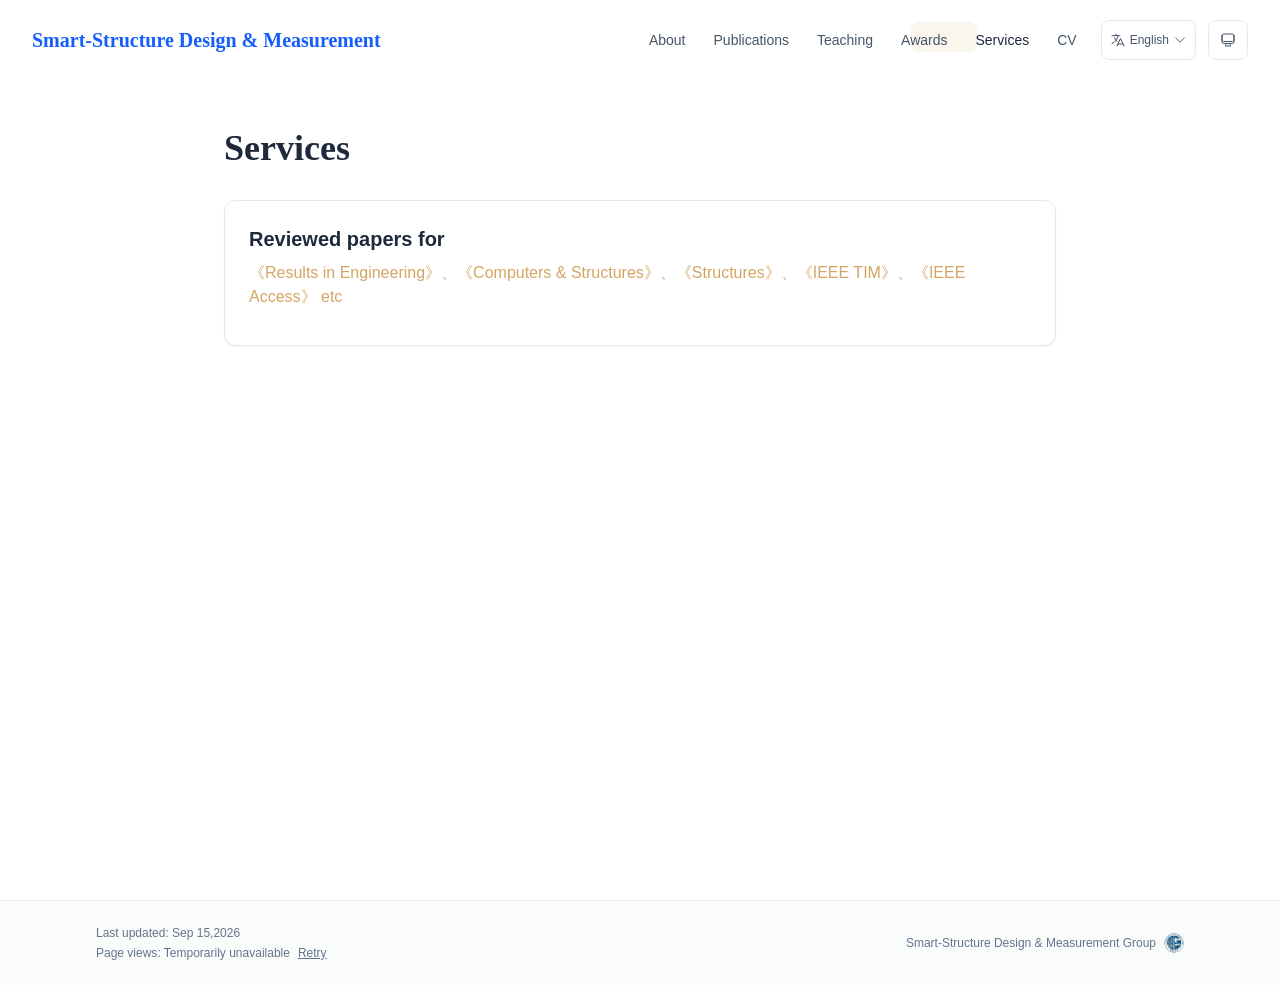
<file: services/index.html>
<!DOCTYPE html><html lang="en" class="scroll-smooth"><head><meta charSet="utf-8"/><meta name="viewport" content="width=device-width, initial-scale=1"/><link rel="stylesheet" href="/_next/static/css/926339c7c0748d0d.css" data-precedence="next"/><link rel="preload" as="script" fetchPriority="low" href="/_next/static/chunks/webpack-af78f5c2c11af041.js"/><script src="/_next/static/chunks/4bd1b696-70b6d399998de86a.js" async=""></script><script src="/_next/static/chunks/684-5aaa8290a129f299.js" async=""></script><script src="/_next/static/chunks/main-app-30830ffa1c7eb68c.js" async=""></script><script src="/_next/static/chunks/557-19957a8c7146cbea.js" async=""></script><script src="/_next/static/chunks/874-6cc630662f3664af.js" async=""></script><script src="/_next/static/chunks/291-e39730cc9327e39b.js" async=""></script><script src="/_next/static/chunks/app/layout-1aa1142fcfe56c9e.js" async=""></script><script src="/_next/static/chunks/872-a52faa3eed499ce0.js" async=""></script><script src="/_next/static/chunks/748-9cda938fad3e36fe.js" async=""></script><script src="/_next/static/chunks/app/%5Bslug%5D/page-ffe1ad35cf1754f9.js" async=""></script><link rel="icon" href="/lab.svg" type="image/svg+xml"/><link rel="dns-prefetch" href="liulong-hfu.github.io"/><link rel="preconnect" href="liulong-hfu.github.io" crossorigin=""/><link rel="preload" as="font" type="font/woff2" href="https://jialeliu.com/fonts/georgiab.woff2" crossorigin=""/><script>
              try {
                const theme = localStorage.getItem('theme-storage');
                const parsed = theme ? JSON.parse(theme) : null;
                const setting = parsed?.state?.theme || 'system';
                const prefersDark = typeof window !== 'undefined' && window.matchMedia && window.matchMedia('(prefers-color-scheme: dark)').matches;
                const effective = setting === 'dark' ? 'dark' : (setting === 'light' ? 'light' : (prefersDark ? 'dark' : 'light'));
                var root = document.documentElement;
                root.classList.add(effective);
                root.setAttribute('data-theme', effective);
              } catch (e) {
                var root = document.documentElement;
                root.classList.add('light');
                root.setAttribute('data-theme', 'light');
              }
            </script><script>
    try {
      const cfg = {"enabled":true,"locales":["en","zh"],"defaultLocale":"en","mode":"fixed","fixedLocale":"en","persist":true,"switcher":true,"labels":{"en":"English","zh":"中文"}};
      const storageKey = 'locale-storage';
      const normalize = (value) => typeof value === 'string' ? value.trim().replace('_', '-').toLowerCase() : '';
      const matchLocale = (candidate) => {
        const normalized = normalize(candidate);
        if (!normalized) return null;
        if (cfg.locales.includes(normalized)) return normalized;
        const language = normalized.split('-')[0];
        if (cfg.locales.includes(language)) return language;
        return null;
      };

      let resolved = null;

      if (!cfg.enabled) {
        resolved = cfg.defaultLocale;
      } else if (cfg.persist) {
        resolved = matchLocale(localStorage.getItem(storageKey));
      }

      if (!resolved) {
        if (cfg.mode === 'fixed') {
          resolved = cfg.fixedLocale;
        } else {
          resolved = matchLocale(navigator.language);
        }
      }

      if (!resolved) {
        resolved = cfg.defaultLocale;
      }

      const root = document.documentElement;
      root.lang = resolved;
      root.setAttribute('data-locale', resolved);

      if (cfg.persist) {
        localStorage.setItem(storageKey, resolved);
      }
    } catch (e) {
      const root = document.documentElement;
      root.lang = 'en';
      root.setAttribute('data-locale', 'en');
    }
  </script><title>Services | Long Liu</title><meta name="description" content=" "/><meta name="author" content="Long Liu"/><meta name="keywords" content="Long Liu,PhD,Research,Hefei University"/><meta name="creator" content="Long Liu"/><meta name="publisher" content="Long Liu"/><meta property="og:title" content="Long Liu"/><meta property="og:description" content="Assistant Professor at the Hefei University"/><meta property="og:site_name" content="Long Liu&#x27;s Academic Website"/><meta property="og:locale" content="zh_CN"/><meta property="og:type" content="website"/><meta name="twitter:card" content="summary"/><meta name="twitter:title" content="Long Liu"/><meta name="twitter:description" content="Assistant Professor at the Hefei University"/><link rel="icon" href="/lab.svg"/><script>document.querySelectorAll('body link[rel="icon"], body link[rel="apple-touch-icon"]').forEach(el => document.head.appendChild(el))</script><script src="/_next/static/chunks/polyfills-42372ed130431b0a.js" noModule=""></script></head><body class="font-sans antialiased"><div style="visibility:hidden"><nav class="fixed top-0 left-0 right-0 z-50" data-headlessui-state=""><div class="transition-all duration-300 ease-out bg-transparent" style="transform:translateY(-100px)"><div class="max-w-7xl mx-auto px-4 sm:px-6 lg:px-8"><div class="flex justify-between items-center h-16 lg:h-20"><div class="flex-shrink-0" tabindex="0"><a class="text-lg lg:text-xl font-serif font-semibold text-blue-600 dark:text-blue-400 hover:text-blue-700 dark:hover:text-blue-300 transition-colors duration-200" href="/">Smart‑Structure Design &amp; Measurement</a></div><div class="hidden lg:block"><div class="ml-10 flex items-center space-x-3"><div class="relative flex items-baseline space-x-1"><a data-nav-href="/" class="relative px-3 py-2 text-sm font-medium rounded-lg transition-colors duration-150 text-neutral-600" href="/">About</a><a data-nav-href="/publications" class="relative px-3 py-2 text-sm font-medium rounded-lg transition-colors duration-150 text-neutral-600" href="/publications/">Publications</a><a data-nav-href="/teaching" class="relative px-3 py-2 text-sm font-medium rounded-lg transition-colors duration-150 text-neutral-600" href="/teaching/">Teaching</a><a data-nav-href="/awards" class="relative px-3 py-2 text-sm font-medium rounded-lg transition-colors duration-150 text-neutral-600" href="/awards/">Awards</a><a data-nav-href="/services" class="relative px-3 py-2 text-sm font-medium rounded-lg transition-colors duration-150 text-primary" href="/services/">Services</a><a data-nav-href="/cv" class="relative px-3 py-2 text-sm font-medium rounded-lg transition-colors duration-150 text-neutral-600" href="/cv/">CV</a></div><div class="flex items-center justify-center w-14 h-10 rounded-lg border border-neutral-200 dark:border-[rgba(148,163,184,0.24)] bg-background dark:bg-neutral-800"><div class="w-6 h-4 rounded bg-neutral-300 animate-pulse"></div></div><div class="flex items-center justify-center w-10 h-10 rounded-lg border border-neutral-200 dark:border-[rgba(148,163,184,0.24)] bg-background dark:bg-neutral-800"><div class="w-4 h-4 rounded-full bg-neutral-300 animate-pulse"></div></div></div></div><div class="lg:hidden flex items-center space-x-2"><div class="flex items-center justify-center w-14 h-10 rounded-lg border border-neutral-200 dark:border-[rgba(148,163,184,0.24)] bg-background dark:bg-neutral-800"><div class="w-6 h-4 rounded bg-neutral-300 animate-pulse"></div></div><div class="flex items-center justify-center w-10 h-10 rounded-lg border border-neutral-200 dark:border-[rgba(148,163,184,0.24)] bg-background dark:bg-neutral-800"><div class="w-4 h-4 rounded-full bg-neutral-300 animate-pulse"></div></div><button class="inline-flex items-center justify-center p-2 rounded-md text-neutral-600 hover:text-primary hover:bg-neutral-100 dark:hover:bg-neutral-800 focus:outline-none focus:ring-2 focus:ring-inset focus:ring-accent transition-colors duration-200" id="headlessui-disclosure-button-«R7pdb»" type="button" aria-expanded="false" data-headlessui-state=""><span class="sr-only">Open main menu</span><div><svg xmlns="http://www.w3.org/2000/svg" fill="none" viewBox="0 0 24 24" stroke-width="1.5" stroke="currentColor" aria-hidden="true" data-slot="icon" class="block h-6 w-6"><path stroke-linecap="round" stroke-linejoin="round" d="M3.75 6.75h16.5M3.75 12h16.5m-16.5 5.25h16.5"></path></svg></div></button></div></div></div></div></nav><main class="min-h-screen pt-16 lg:pt-20"><div class="max-w-4xl mx-auto px-4 sm:px-6 lg:px-8 py-12"><div style="opacity:0;transform:translateY(20px)"><div class="mb-8"><h1 class="text-4xl font-serif font-bold text-primary mb-4">Services</h1><div class="text-lg text-neutral-600 dark:text-neutral-500 max-w-2xl leading-relaxed"></div></div><div class="grid gap-6"><div class="bg-white dark:bg-neutral-900 p-6 rounded-xl shadow-sm border border-neutral-200 dark:border-neutral-800 hover:shadow-lg transition-all duration-200 hover:scale-[1.01]" style="opacity:0;transform:translateY(20px)"><div class="flex justify-between items-start mb-2"><h3 class="text-xl font-semibold text-primary">Reviewed papers for </h3></div><p class="text-base text-accent font-medium mb-3">《Results in Engineering》、《Computers &amp; Structures》、《Structures》、《IEEE TIM》、《IEEE Access》 etc</p></div></div></div></div><!--$--><!--/$--><!--$--><!--/$--></main><footer class="border-t border-neutral-200/50 bg-neutral-50/50 dark:bg-neutral-900/50 dark:border-neutral-700/50"><div class="max-w-6xl mx-auto px-4 sm:px-6 lg:px-8 py-6"><div class="flex flex-col sm:flex-row justify-between items-center gap-2"><div class="space-y-1 text-center sm:text-left"><p class="text-xs text-neutral-500">Last updated<!-- -->: <!-- -->Sep 15,2026</p><p class="text-xs text-neutral-500 tabular-nums">Page views<!-- -->:<!-- --> <!-- -->Loading…</p></div><p class="text-xs text-neutral-500 flex items-center"><a href="liulong-hfu.github.io" target="_blank" rel="noopener noreferrer">Smart‑Structure Design &amp; Measurement Group</a><img alt="Smart-Structure Design &amp; Measurement Group" loading="lazy" width="20" height="20" decoding="async" data-nimg="1" class="ml-2 rounded-full" style="color:transparent" src="/lab.svg"/></p></div></div></footer></div><script src="/_next/static/chunks/webpack-af78f5c2c11af041.js" async=""></script><script>(self.__next_f=self.__next_f||[]).push([0])</script><script>self.__next_f.push([1,"1:\"$Sreact.fragment\"\n3:I[3719,[\"557\",\"static/chunks/557-19957a8c7146cbea.js\",\"874\",\"static/chunks/874-6cc630662f3664af.js\",\"291\",\"static/chunks/291-e39730cc9327e39b.js\",\"177\",\"static/chunks/app/layout-1aa1142fcfe56c9e.js\"],\"ThemeProvider\"]\n4:I[310,[\"557\",\"static/chunks/557-19957a8c7146cbea.js\",\"874\",\"static/chunks/874-6cc630662f3664af.js\",\"291\",\"static/chunks/291-e39730cc9327e39b.js\",\"177\",\"static/chunks/app/layout-1aa1142fcfe56c9e.js\"],\"LocaleProvider\"]\n5:I[4574,[\"557\",\"static/chunks/557-19957a8c7146cbea.js\",\"874\",\"static/chunks/874-6cc630662f3664af.js\",\"291\",\"static/chunks/291-e39730cc9327e39b.js\",\"177\",\"static/chunks/app/layout-1aa1142fcfe56c9e.js\"],\"default\"]\n6:I[7555,[],\"\"]\n7:I[1295,[],\"\"]\n8:I[2548,[\"557\",\"static/chunks/557-19957a8c7146cbea.js\",\"874\",\"static/chunks/874-6cc630662f3664af.js\",\"291\",\"static/chunks/291-e39730cc9327e39b.js\",\"177\",\"static/chunks/app/layout-1aa1142fcfe56c9e.js\"],\"default\"]\na:I[9665,[],\"MetadataBoundary\"]\nc:I[9665,[],\"OutletBoundary\"]\nf:I[4911,[],\"AsyncMetadataOutlet\"]\n11:I[9665,[],\"ViewportBoundary\"]\n13:I[6614,[],\"\"]\n:HL[\"/_next/static/css/926339c7c0748d0d.css\",\"style\"]\n2:T5d8,\n    try {\n      const cfg = {\"enabled\":true,\"locales\":[\"en\",\"zh\"],\"defaultLocale\":\"en\",\"mode\":\"fixed\",\"fixedLocale\":\"en\",\"persist\":true,\"switcher\":true,\"labels\":{\"en\":\"English\",\"zh\":\"中文\"}};\n      const storageKey = 'locale-storage';\n      const normalize = (value) =\u003e typeof value === 'string' ? value.trim().replace('_', '-').toLowerCase() : '';\n      const matchLocale = (candidate) =\u003e {\n        const normalized = normalize(candidate);\n        if (!normalized) return null;\n        if (cfg.locales.includes(normalized)) return normalized;\n        const language = normalized.split('-')[0];\n        if (cfg.locales.includes(language)) return language;\n        return null;\n      };\n\n      let resolved = null;\n\n      if (!cfg.enabled) {\n        resolved = cfg.defaultLocale;\n      } else if (cfg.persist) {\n        resolved = matchLocale(localStorage.getItem(storageKey));\n      }\n\n      if (!resolved) {\n        if "])</script><script>self.__next_f.push([1,"(cfg.mode === 'fixed') {\n          resolved = cfg.fixedLocale;\n        } else {\n          resolved = matchLocale(navigator.language);\n        }\n      }\n\n      if (!resolved) {\n        resolved = cfg.defaultLocale;\n      }\n\n      const root = document.documentElement;\n      root.lang = resolved;\n      root.setAttribute('data-locale', resolved);\n\n      if (cfg.persist) {\n        localStorage.setItem(storageKey, resolved);\n      }\n    } catch (e) {\n      const root = document.documentElement;\n      root.lang = 'en';\n      root.setAttribute('data-locale', 'en');\n    }\n  "])</script><script>self.__next_f.push([1,"0:{\"P\":null,\"b\":\"omqdsDdV3F3-v8_1J3fTI\",\"p\":\"\",\"c\":[\"\",\"services\",\"\"],\"i\":false,\"f\":[[[\"\",{\"children\":[[\"slug\",\"services\",\"d\"],{\"children\":[\"__PAGE__\",{}]}]},\"$undefined\",\"$undefined\",true],[\"\",[\"$\",\"$1\",\"c\",{\"children\":[[[\"$\",\"link\",\"0\",{\"rel\":\"stylesheet\",\"href\":\"/_next/static/css/926339c7c0748d0d.css\",\"precedence\":\"next\",\"crossOrigin\":\"$undefined\",\"nonce\":\"$undefined\"}]],[\"$\",\"html\",null,{\"lang\":\"en\",\"className\":\"scroll-smooth\",\"suppressHydrationWarning\":true,\"children\":[[\"$\",\"head\",null,{\"children\":[[\"$\",\"link\",null,{\"rel\":\"icon\",\"href\":\"/lab.svg\",\"type\":\"image/svg+xml\"}],[\"$\",\"link\",null,{\"rel\":\"dns-prefetch\",\"href\":\"liulong-hfu.github.io\"}],[\"$\",\"link\",null,{\"rel\":\"preconnect\",\"href\":\"liulong-hfu.github.io\",\"crossOrigin\":\"\"}],[\"$\",\"link\",null,{\"rel\":\"preload\",\"as\":\"font\",\"type\":\"font/woff2\",\"href\":\"https://jialeliu.com/fonts/georgiab.woff2\",\"crossOrigin\":\"\"}],[\"$\",\"script\",null,{\"dangerouslySetInnerHTML\":{\"__html\":\"\\n              try {\\n                const theme = localStorage.getItem('theme-storage');\\n                const parsed = theme ? JSON.parse(theme) : null;\\n                const setting = parsed?.state?.theme || 'system';\\n                const prefersDark = typeof window !== 'undefined' \u0026\u0026 window.matchMedia \u0026\u0026 window.matchMedia('(prefers-color-scheme: dark)').matches;\\n                const effective = setting === 'dark' ? 'dark' : (setting === 'light' ? 'light' : (prefersDark ? 'dark' : 'light'));\\n                var root = document.documentElement;\\n                root.classList.add(effective);\\n                root.setAttribute('data-theme', effective);\\n              } catch (e) {\\n                var root = document.documentElement;\\n                root.classList.add('light');\\n                root.setAttribute('data-theme', 'light');\\n              }\\n            \"}}],[\"$\",\"script\",null,{\"dangerouslySetInnerHTML\":{\"__html\":\"$2\"}}]]}],[\"$\",\"body\",null,{\"className\":\"font-sans antialiased\",\"children\":[\"$\",\"$L3\",null,{\"children\":[\"$\",\"$L4\",null,{\"config\":{\"enabled\":true,\"locales\":[\"en\",\"zh\"],\"defaultLocale\":\"en\",\"mode\":\"fixed\",\"fixedLocale\":\"en\",\"persist\":true,\"switcher\":true,\"labels\":{\"en\":\"English\",\"zh\":\"中文\"}},\"children\":[[\"$\",\"$L5\",null,{\"items\":[{\"title\":\"About\",\"type\":\"page\",\"target\":\"about\",\"href\":\"/\"},{\"title\":\"Publications\",\"type\":\"page\",\"target\":\"publications\",\"href\":\"/publications\"},{\"title\":\"Teaching\",\"type\":\"page\",\"target\":\"teaching\",\"href\":\"/teaching\"},{\"title\":\"Awards\",\"type\":\"page\",\"target\":\"awards\",\"href\":\"/awards\"},{\"title\":\"Services\",\"type\":\"page\",\"target\":\"services\",\"href\":\"/services\"},{\"title\":\"CV\",\"type\":\"page\",\"target\":\"cv\",\"href\":\"/cv\"}],\"siteTitle\":\"Long Liu\",\"enableOnePageMode\":false,\"i18n\":\"$0:f:0:1:1:props:children:1:props:children:1:props:children:props:children:props:config\",\"itemsByLocale\":{\"en\":[{\"title\":\"About\",\"type\":\"page\",\"target\":\"about\",\"href\":\"/\"},{\"title\":\"Publications\",\"type\":\"page\",\"target\":\"publications\",\"href\":\"/publications\"},{\"title\":\"Teaching\",\"type\":\"page\",\"target\":\"teaching\",\"href\":\"/teaching\"},{\"title\":\"Awards\",\"type\":\"page\",\"target\":\"awards\",\"href\":\"/awards\"},{\"title\":\"Services\",\"type\":\"page\",\"target\":\"services\",\"href\":\"/services\"},{\"title\":\"CV\",\"type\":\"page\",\"target\":\"cv\",\"href\":\"/cv\"}],\"zh\":[{\"title\":\"关于我\",\"type\":\"page\",\"target\":\"about\",\"href\":\"/\"},{\"title\":\"论文\",\"type\":\"page\",\"target\":\"publications\",\"href\":\"/publications\"},{\"title\":\"教学\",\"type\":\"page\",\"target\":\"teaching\",\"href\":\"/teaching\"},{\"title\":\"奖项\",\"type\":\"page\",\"target\":\"awards\",\"href\":\"/awards\"},{\"title\":\"服务\",\"type\":\"page\",\"target\":\"services\",\"href\":\"/services\"},{\"title\":\"简历\",\"type\":\"page\",\"target\":\"cv\",\"href\":\"/cv\"}]},\"siteTitleByLocale\":{\"en\":\"Long Liu\",\"zh\":\"刘龙\"}}],[\"$\",\"main\",null,{\"className\":\"min-h-screen pt-16 lg:pt-20\",\"children\":[\"$\",\"$L6\",null,{\"parallelRouterKey\":\"children\",\"error\":\"$undefined\",\"errorStyles\":\"$undefined\",\"errorScripts\":\"$undefined\",\"template\":[\"$\",\"$L7\",null,{}],\"templateStyles\":\"$undefined\",\"templateScripts\":\"$undefined\",\"notFound\":[[[\"$\",\"title\",null,{\"children\":\"404: This page could not be found.\"}],[\"$\",\"div\",null,{\"style\":{\"fontFamily\":\"system-ui,\\\"Segoe UI\\\",Roboto,Helvetica,Arial,sans-serif,\\\"Apple Color Emoji\\\",\\\"Segoe UI Emoji\\\"\",\"height\":\"100vh\",\"textAlign\":\"center\",\"display\":\"flex\",\"flexDirection\":\"column\",\"alignItems\":\"center\",\"justifyContent\":\"center\"},\"children\":[\"$\",\"div\",null,{\"children\":[[\"$\",\"style\",null,{\"dangerouslySetInnerHTML\":{\"__html\":\"body{color:#000;background:#fff;margin:0}.next-error-h1{border-right:1px solid rgba(0,0,0,.3)}@media (prefers-color-scheme:dark){body{color:#fff;background:#000}.next-error-h1{border-right:1px solid rgba(255,255,255,.3)}}\"}}],[\"$\",\"h1\",null,{\"className\":\"next-error-h1\",\"style\":{\"display\":\"inline-block\",\"margin\":\"0 20px 0 0\",\"padding\":\"0 23px 0 0\",\"fontSize\":24,\"fontWeight\":500,\"verticalAlign\":\"top\",\"lineHeight\":\"49px\"},\"children\":404}],[\"$\",\"div\",null,{\"style\":{\"display\":\"inline-block\"},\"children\":[\"$\",\"h2\",null,{\"style\":{\"fontSize\":14,\"fontWeight\":400,\"lineHeight\":\"49px\",\"margin\":0},\"children\":\"This page could not be found.\"}]}]]}]}]],[]],\"forbidden\":\"$undefined\",\"unauthorized\":\"$undefined\"}]}],[\"$\",\"$L8\",null,{\"lastUpdated\":\"Sep 15,2026\",\"lastUpdatedByLocale\":{\"en\":\"Sep 15,2026\",\"zh\":\"2026年9月15日\"},\"defaultLocale\":\"en\"}]]}]}]}]]}]]}],{\"children\":[[\"slug\",\"services\",\"d\"],[\"$\",\"$1\",\"c\",{\"children\":[null,[\"$\",\"$L6\",null,{\"parallelRouterKey\":\"children\",\"error\":\"$undefined\",\"errorStyles\":\"$undefined\",\"errorScripts\":\"$undefined\",\"template\":[\"$\",\"$L7\",null,{}],\"templateStyles\":\"$undefined\",\"templateScripts\":\"$undefined\",\"notFound\":\"$undefined\",\"forbidden\":\"$undefined\",\"unauthorized\":\"$undefined\"}]]}],{\"children\":[\"__PAGE__\",[\"$\",\"$1\",\"c\",{\"children\":[\"$L9\",[\"$\",\"$La\",null,{\"children\":\"$Lb\"}],null,[\"$\",\"$Lc\",null,{\"children\":[\"$Ld\",\"$Le\",[\"$\",\"$Lf\",null,{\"promise\":\"$@10\"}]]}]]}],{},null,false]},null,false]},null,false],[\"$\",\"$1\",\"h\",{\"children\":[null,[\"$\",\"$1\",\"8CAO3cYyNwsXeJ4NaQ9eO\",{\"children\":[[\"$\",\"$L11\",null,{\"children\":\"$L12\"}],null]}],null]}],false]],\"m\":\"$undefined\",\"G\":[\"$13\",\"$undefined\"],\"s\":false,\"S\":true}\n"])</script><script>self.__next_f.push([1,"14:\"$Sreact.suspense\"\n15:I[4911,[],\"AsyncMetadata\"]\n17:I[2382,[\"557\",\"static/chunks/557-19957a8c7146cbea.js\",\"872\",\"static/chunks/872-a52faa3eed499ce0.js\",\"748\",\"static/chunks/748-9cda938fad3e36fe.js\",\"182\",\"static/chunks/app/%5Bslug%5D/page-ffe1ad35cf1754f9.js\"],\"default\"]\nb:[\"$\",\"$14\",null,{\"fallback\":null,\"children\":[\"$\",\"$L15\",null,{\"promise\":\"$@16\"}]}]\n9:[\"$\",\"$L17\",null,{\"dataByLocale\":{\"en\":{\"type\":\"card\",\"config\":{\"type\":\"card\",\"title\":\"Services\",\"description\":\" \",\"items\":[{\"title\":\"Reviewed papers for \",\"subtitle\":\"《Results in Engineering》、《Computers \u0026 Structures》、《Structures》、《IEEE TIM》、《IEEE Access》 etc\",\"date\":\"\",\"content\":\"\"}]}},\"zh\":{\"type\":\"card\",\"config\":{\"type\":\"card\",\"title\":\"学术服务\",\"description\":\"\",\"items\":[{\"title\":\"期刊审稿\",\"subtitle\":\"《Results in Engineering》、《Computers \u0026 Structures》、《Structures》、《IEEE TIM》、《IEEE Access》等国际期刊审稿人\",\"date\":\"\",\"content\":\"\"}]}}},\"defaultLocale\":\"en\"}]\n"])</script><script>self.__next_f.push([1,"e:null\n"])</script><script>self.__next_f.push([1,"12:[[\"$\",\"meta\",\"0\",{\"charSet\":\"utf-8\"}],[\"$\",\"meta\",\"1\",{\"name\":\"viewport\",\"content\":\"width=device-width, initial-scale=1\"}]]\nd:null\n"])</script><script>self.__next_f.push([1,"16:{\"metadata\":[[\"$\",\"title\",\"0\",{\"children\":\"Services | Long Liu\"}],[\"$\",\"meta\",\"1\",{\"name\":\"description\",\"content\":\" \"}],[\"$\",\"meta\",\"2\",{\"name\":\"author\",\"content\":\"Long Liu\"}],[\"$\",\"meta\",\"3\",{\"name\":\"keywords\",\"content\":\"Long Liu,PhD,Research,Hefei University\"}],[\"$\",\"meta\",\"4\",{\"name\":\"creator\",\"content\":\"Long Liu\"}],[\"$\",\"meta\",\"5\",{\"name\":\"publisher\",\"content\":\"Long Liu\"}],[\"$\",\"meta\",\"6\",{\"property\":\"og:title\",\"content\":\"Long Liu\"}],[\"$\",\"meta\",\"7\",{\"property\":\"og:description\",\"content\":\"Assistant Professor at the Hefei University\"}],[\"$\",\"meta\",\"8\",{\"property\":\"og:site_name\",\"content\":\"Long Liu's Academic Website\"}],[\"$\",\"meta\",\"9\",{\"property\":\"og:locale\",\"content\":\"zh_CN\"}],[\"$\",\"meta\",\"10\",{\"property\":\"og:type\",\"content\":\"website\"}],[\"$\",\"meta\",\"11\",{\"name\":\"twitter:card\",\"content\":\"summary\"}],[\"$\",\"meta\",\"12\",{\"name\":\"twitter:title\",\"content\":\"Long Liu\"}],[\"$\",\"meta\",\"13\",{\"name\":\"twitter:description\",\"content\":\"Assistant Professor at the Hefei University\"}],[\"$\",\"link\",\"14\",{\"rel\":\"icon\",\"href\":\"/lab.svg\"}]],\"error\":null,\"digest\":\"$undefined\"}\n10:{\"metadata\":\"$16:metadata\",\"error\":null,\"digest\":\"$undefined\"}\n"])</script></body></html>
</file>
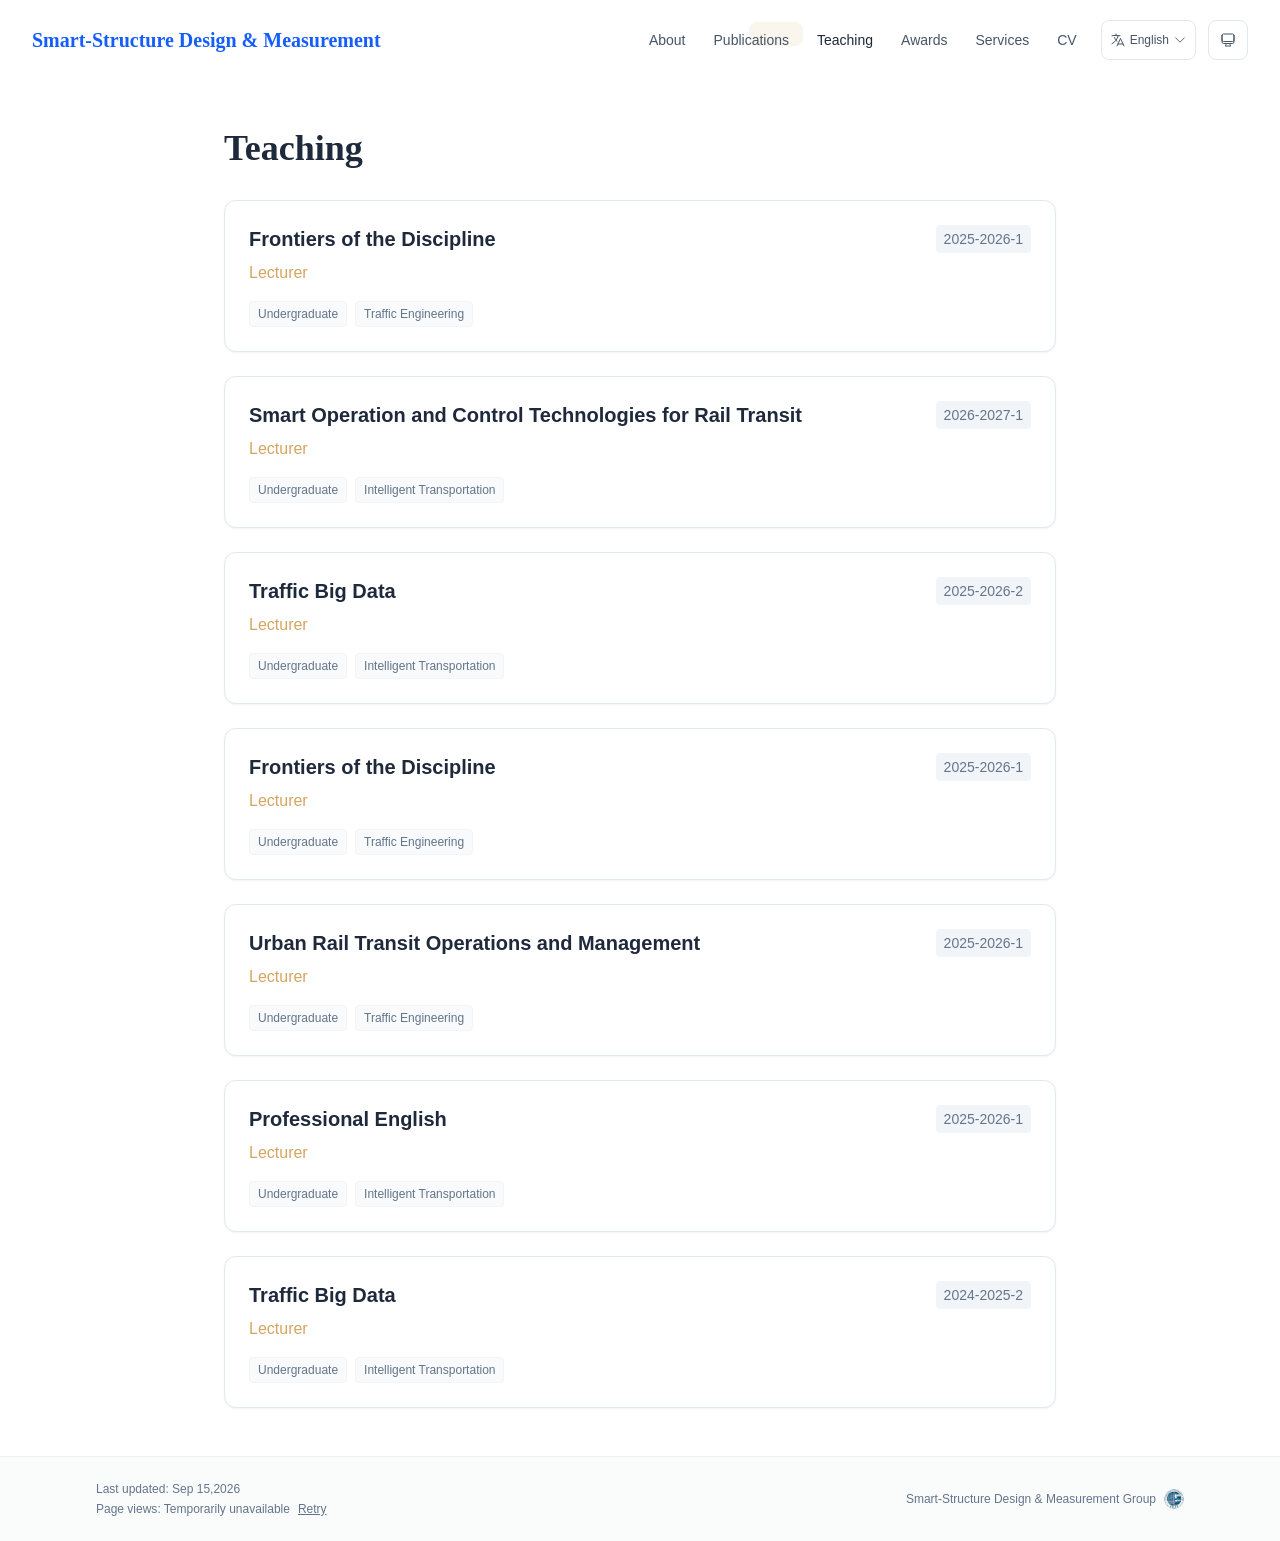
<file: teaching/index.html>
<!DOCTYPE html><html lang="en" class="scroll-smooth"><head><meta charSet="utf-8"/><meta name="viewport" content="width=device-width, initial-scale=1"/><link rel="stylesheet" href="/_next/static/css/926339c7c0748d0d.css" data-precedence="next"/><link rel="preload" as="script" fetchPriority="low" href="/_next/static/chunks/webpack-af78f5c2c11af041.js"/><script src="/_next/static/chunks/4bd1b696-70b6d399998de86a.js" async=""></script><script src="/_next/static/chunks/684-5aaa8290a129f299.js" async=""></script><script src="/_next/static/chunks/main-app-30830ffa1c7eb68c.js" async=""></script><script src="/_next/static/chunks/557-19957a8c7146cbea.js" async=""></script><script src="/_next/static/chunks/874-6cc630662f3664af.js" async=""></script><script src="/_next/static/chunks/291-e39730cc9327e39b.js" async=""></script><script src="/_next/static/chunks/app/layout-1aa1142fcfe56c9e.js" async=""></script><script src="/_next/static/chunks/872-a52faa3eed499ce0.js" async=""></script><script src="/_next/static/chunks/748-9cda938fad3e36fe.js" async=""></script><script src="/_next/static/chunks/app/%5Bslug%5D/page-ffe1ad35cf1754f9.js" async=""></script><link rel="icon" href="/lab.svg" type="image/svg+xml"/><link rel="dns-prefetch" href="liulong-hfu.github.io"/><link rel="preconnect" href="liulong-hfu.github.io" crossorigin=""/><link rel="preload" as="font" type="font/woff2" href="https://jialeliu.com/fonts/georgiab.woff2" crossorigin=""/><script>
              try {
                const theme = localStorage.getItem('theme-storage');
                const parsed = theme ? JSON.parse(theme) : null;
                const setting = parsed?.state?.theme || 'system';
                const prefersDark = typeof window !== 'undefined' && window.matchMedia && window.matchMedia('(prefers-color-scheme: dark)').matches;
                const effective = setting === 'dark' ? 'dark' : (setting === 'light' ? 'light' : (prefersDark ? 'dark' : 'light'));
                var root = document.documentElement;
                root.classList.add(effective);
                root.setAttribute('data-theme', effective);
              } catch (e) {
                var root = document.documentElement;
                root.classList.add('light');
                root.setAttribute('data-theme', 'light');
              }
            </script><script>
    try {
      const cfg = {"enabled":true,"locales":["en","zh"],"defaultLocale":"en","mode":"fixed","fixedLocale":"en","persist":true,"switcher":true,"labels":{"en":"English","zh":"中文"}};
      const storageKey = 'locale-storage';
      const normalize = (value) => typeof value === 'string' ? value.trim().replace('_', '-').toLowerCase() : '';
      const matchLocale = (candidate) => {
        const normalized = normalize(candidate);
        if (!normalized) return null;
        if (cfg.locales.includes(normalized)) return normalized;
        const language = normalized.split('-')[0];
        if (cfg.locales.includes(language)) return language;
        return null;
      };

      let resolved = null;

      if (!cfg.enabled) {
        resolved = cfg.defaultLocale;
      } else if (cfg.persist) {
        resolved = matchLocale(localStorage.getItem(storageKey));
      }

      if (!resolved) {
        if (cfg.mode === 'fixed') {
          resolved = cfg.fixedLocale;
        } else {
          resolved = matchLocale(navigator.language);
        }
      }

      if (!resolved) {
        resolved = cfg.defaultLocale;
      }

      const root = document.documentElement;
      root.lang = resolved;
      root.setAttribute('data-locale', resolved);

      if (cfg.persist) {
        localStorage.setItem(storageKey, resolved);
      }
    } catch (e) {
      const root = document.documentElement;
      root.lang = 'en';
      root.setAttribute('data-locale', 'en');
    }
  </script><title>Teaching | Long Liu</title><meta name="author" content="Long Liu"/><meta name="keywords" content="Long Liu,PhD,Research,Hefei University"/><meta name="creator" content="Long Liu"/><meta name="publisher" content="Long Liu"/><meta property="og:title" content="Long Liu"/><meta property="og:description" content="Assistant Professor at the Hefei University"/><meta property="og:site_name" content="Long Liu&#x27;s Academic Website"/><meta property="og:locale" content="zh_CN"/><meta property="og:type" content="website"/><meta name="twitter:card" content="summary"/><meta name="twitter:title" content="Long Liu"/><meta name="twitter:description" content="Assistant Professor at the Hefei University"/><link rel="icon" href="/lab.svg"/><script>document.querySelectorAll('body link[rel="icon"], body link[rel="apple-touch-icon"]').forEach(el => document.head.appendChild(el))</script><script src="/_next/static/chunks/polyfills-42372ed130431b0a.js" noModule=""></script></head><body class="font-sans antialiased"><div style="visibility:hidden"><nav class="fixed top-0 left-0 right-0 z-50" data-headlessui-state=""><div class="transition-all duration-300 ease-out bg-transparent" style="transform:translateY(-100px)"><div class="max-w-7xl mx-auto px-4 sm:px-6 lg:px-8"><div class="flex justify-between items-center h-16 lg:h-20"><div class="flex-shrink-0" tabindex="0"><a class="text-lg lg:text-xl font-serif font-semibold text-blue-600 dark:text-blue-400 hover:text-blue-700 dark:hover:text-blue-300 transition-colors duration-200" href="/">Smart‑Structure Design &amp; Measurement</a></div><div class="hidden lg:block"><div class="ml-10 flex items-center space-x-3"><div class="relative flex items-baseline space-x-1"><a data-nav-href="/" class="relative px-3 py-2 text-sm font-medium rounded-lg transition-colors duration-150 text-neutral-600" href="/">About</a><a data-nav-href="/publications" class="relative px-3 py-2 text-sm font-medium rounded-lg transition-colors duration-150 text-neutral-600" href="/publications/">Publications</a><a data-nav-href="/teaching" class="relative px-3 py-2 text-sm font-medium rounded-lg transition-colors duration-150 text-primary" href="/teaching/">Teaching</a><a data-nav-href="/awards" class="relative px-3 py-2 text-sm font-medium rounded-lg transition-colors duration-150 text-neutral-600" href="/awards/">Awards</a><a data-nav-href="/services" class="relative px-3 py-2 text-sm font-medium rounded-lg transition-colors duration-150 text-neutral-600" href="/services/">Services</a><a data-nav-href="/cv" class="relative px-3 py-2 text-sm font-medium rounded-lg transition-colors duration-150 text-neutral-600" href="/cv/">CV</a></div><div class="flex items-center justify-center w-14 h-10 rounded-lg border border-neutral-200 dark:border-[rgba(148,163,184,0.24)] bg-background dark:bg-neutral-800"><div class="w-6 h-4 rounded bg-neutral-300 animate-pulse"></div></div><div class="flex items-center justify-center w-10 h-10 rounded-lg border border-neutral-200 dark:border-[rgba(148,163,184,0.24)] bg-background dark:bg-neutral-800"><div class="w-4 h-4 rounded-full bg-neutral-300 animate-pulse"></div></div></div></div><div class="lg:hidden flex items-center space-x-2"><div class="flex items-center justify-center w-14 h-10 rounded-lg border border-neutral-200 dark:border-[rgba(148,163,184,0.24)] bg-background dark:bg-neutral-800"><div class="w-6 h-4 rounded bg-neutral-300 animate-pulse"></div></div><div class="flex items-center justify-center w-10 h-10 rounded-lg border border-neutral-200 dark:border-[rgba(148,163,184,0.24)] bg-background dark:bg-neutral-800"><div class="w-4 h-4 rounded-full bg-neutral-300 animate-pulse"></div></div><button class="inline-flex items-center justify-center p-2 rounded-md text-neutral-600 hover:text-primary hover:bg-neutral-100 dark:hover:bg-neutral-800 focus:outline-none focus:ring-2 focus:ring-inset focus:ring-accent transition-colors duration-200" id="headlessui-disclosure-button-«R7pdb»" type="button" aria-expanded="false" data-headlessui-state=""><span class="sr-only">Open main menu</span><div><svg xmlns="http://www.w3.org/2000/svg" fill="none" viewBox="0 0 24 24" stroke-width="1.5" stroke="currentColor" aria-hidden="true" data-slot="icon" class="block h-6 w-6"><path stroke-linecap="round" stroke-linejoin="round" d="M3.75 6.75h16.5M3.75 12h16.5m-16.5 5.25h16.5"></path></svg></div></button></div></div></div></div></nav><main class="min-h-screen pt-16 lg:pt-20"><div class="max-w-4xl mx-auto px-4 sm:px-6 lg:px-8 py-12"><div style="opacity:0;transform:translateY(20px)"><div class="mb-8"><h1 class="text-4xl font-serif font-bold text-primary mb-4">Teaching</h1></div><div class="grid gap-6"><div class="bg-white dark:bg-neutral-900 p-6 rounded-xl shadow-sm border border-neutral-200 dark:border-neutral-800 hover:shadow-lg transition-all duration-200 hover:scale-[1.01]" style="opacity:0;transform:translateY(20px)"><div class="flex justify-between items-start mb-2"><h3 class="text-xl font-semibold text-primary">Frontiers of the Discipline</h3><span class="text-sm text-neutral-500 font-medium bg-neutral-100 dark:bg-neutral-800 px-2 py-1 rounded">2025-2026-1</span></div><p class="text-base text-accent font-medium mb-3">Lecturer</p><div class="flex flex-wrap gap-2 mt-4"><span class="text-xs text-neutral-500 bg-neutral-50 dark:bg-neutral-800/50 px-2 py-1 rounded border border-neutral-100 dark:border-neutral-800">Undergraduate</span><span class="text-xs text-neutral-500 bg-neutral-50 dark:bg-neutral-800/50 px-2 py-1 rounded border border-neutral-100 dark:border-neutral-800">Traffic Engineering</span></div></div><div class="bg-white dark:bg-neutral-900 p-6 rounded-xl shadow-sm border border-neutral-200 dark:border-neutral-800 hover:shadow-lg transition-all duration-200 hover:scale-[1.01]" style="opacity:0;transform:translateY(20px)"><div class="flex justify-between items-start mb-2"><h3 class="text-xl font-semibold text-primary">Smart Operation and Control Technologies for Rail Transit</h3><span class="text-sm text-neutral-500 font-medium bg-neutral-100 dark:bg-neutral-800 px-2 py-1 rounded">2026-2027-1</span></div><p class="text-base text-accent font-medium mb-3">Lecturer</p><div class="flex flex-wrap gap-2 mt-4"><span class="text-xs text-neutral-500 bg-neutral-50 dark:bg-neutral-800/50 px-2 py-1 rounded border border-neutral-100 dark:border-neutral-800">Undergraduate</span><span class="text-xs text-neutral-500 bg-neutral-50 dark:bg-neutral-800/50 px-2 py-1 rounded border border-neutral-100 dark:border-neutral-800">Intelligent Transportation</span></div></div><div class="bg-white dark:bg-neutral-900 p-6 rounded-xl shadow-sm border border-neutral-200 dark:border-neutral-800 hover:shadow-lg transition-all duration-200 hover:scale-[1.01]" style="opacity:0;transform:translateY(20px)"><div class="flex justify-between items-start mb-2"><h3 class="text-xl font-semibold text-primary">Traffic Big Data </h3><span class="text-sm text-neutral-500 font-medium bg-neutral-100 dark:bg-neutral-800 px-2 py-1 rounded">2025-2026-2</span></div><p class="text-base text-accent font-medium mb-3">Lecturer</p><div class="flex flex-wrap gap-2 mt-4"><span class="text-xs text-neutral-500 bg-neutral-50 dark:bg-neutral-800/50 px-2 py-1 rounded border border-neutral-100 dark:border-neutral-800">Undergraduate</span><span class="text-xs text-neutral-500 bg-neutral-50 dark:bg-neutral-800/50 px-2 py-1 rounded border border-neutral-100 dark:border-neutral-800">Intelligent Transportation</span></div></div><div class="bg-white dark:bg-neutral-900 p-6 rounded-xl shadow-sm border border-neutral-200 dark:border-neutral-800 hover:shadow-lg transition-all duration-200 hover:scale-[1.01]" style="opacity:0;transform:translateY(20px)"><div class="flex justify-between items-start mb-2"><h3 class="text-xl font-semibold text-primary">Frontiers of the Discipline</h3><span class="text-sm text-neutral-500 font-medium bg-neutral-100 dark:bg-neutral-800 px-2 py-1 rounded">2025-2026-1</span></div><p class="text-base text-accent font-medium mb-3">Lecturer</p><div class="flex flex-wrap gap-2 mt-4"><span class="text-xs text-neutral-500 bg-neutral-50 dark:bg-neutral-800/50 px-2 py-1 rounded border border-neutral-100 dark:border-neutral-800">Undergraduate</span><span class="text-xs text-neutral-500 bg-neutral-50 dark:bg-neutral-800/50 px-2 py-1 rounded border border-neutral-100 dark:border-neutral-800">Traffic Engineering</span></div></div><div class="bg-white dark:bg-neutral-900 p-6 rounded-xl shadow-sm border border-neutral-200 dark:border-neutral-800 hover:shadow-lg transition-all duration-200 hover:scale-[1.01]" style="opacity:0;transform:translateY(20px)"><div class="flex justify-between items-start mb-2"><h3 class="text-xl font-semibold text-primary">Urban Rail Transit Operations and Management</h3><span class="text-sm text-neutral-500 font-medium bg-neutral-100 dark:bg-neutral-800 px-2 py-1 rounded">2025-2026-1</span></div><p class="text-base text-accent font-medium mb-3">Lecturer</p><div class="flex flex-wrap gap-2 mt-4"><span class="text-xs text-neutral-500 bg-neutral-50 dark:bg-neutral-800/50 px-2 py-1 rounded border border-neutral-100 dark:border-neutral-800">Undergraduate</span><span class="text-xs text-neutral-500 bg-neutral-50 dark:bg-neutral-800/50 px-2 py-1 rounded border border-neutral-100 dark:border-neutral-800">Traffic Engineering</span></div></div><div class="bg-white dark:bg-neutral-900 p-6 rounded-xl shadow-sm border border-neutral-200 dark:border-neutral-800 hover:shadow-lg transition-all duration-200 hover:scale-[1.01]" style="opacity:0;transform:translateY(20px)"><div class="flex justify-between items-start mb-2"><h3 class="text-xl font-semibold text-primary">Professional English</h3><span class="text-sm text-neutral-500 font-medium bg-neutral-100 dark:bg-neutral-800 px-2 py-1 rounded">2025-2026-1</span></div><p class="text-base text-accent font-medium mb-3">Lecturer</p><div class="flex flex-wrap gap-2 mt-4"><span class="text-xs text-neutral-500 bg-neutral-50 dark:bg-neutral-800/50 px-2 py-1 rounded border border-neutral-100 dark:border-neutral-800">Undergraduate</span><span class="text-xs text-neutral-500 bg-neutral-50 dark:bg-neutral-800/50 px-2 py-1 rounded border border-neutral-100 dark:border-neutral-800">Intelligent Transportation</span></div></div><div class="bg-white dark:bg-neutral-900 p-6 rounded-xl shadow-sm border border-neutral-200 dark:border-neutral-800 hover:shadow-lg transition-all duration-200 hover:scale-[1.01]" style="opacity:0;transform:translateY(20px)"><div class="flex justify-between items-start mb-2"><h3 class="text-xl font-semibold text-primary">Traffic Big Data </h3><span class="text-sm text-neutral-500 font-medium bg-neutral-100 dark:bg-neutral-800 px-2 py-1 rounded">2024-2025-2</span></div><p class="text-base text-accent font-medium mb-3">Lecturer</p><div class="flex flex-wrap gap-2 mt-4"><span class="text-xs text-neutral-500 bg-neutral-50 dark:bg-neutral-800/50 px-2 py-1 rounded border border-neutral-100 dark:border-neutral-800">Undergraduate</span><span class="text-xs text-neutral-500 bg-neutral-50 dark:bg-neutral-800/50 px-2 py-1 rounded border border-neutral-100 dark:border-neutral-800">Intelligent Transportation</span></div></div></div></div></div><!--$--><!--/$--><!--$--><!--/$--></main><footer class="border-t border-neutral-200/50 bg-neutral-50/50 dark:bg-neutral-900/50 dark:border-neutral-700/50"><div class="max-w-6xl mx-auto px-4 sm:px-6 lg:px-8 py-6"><div class="flex flex-col sm:flex-row justify-between items-center gap-2"><div class="space-y-1 text-center sm:text-left"><p class="text-xs text-neutral-500">Last updated<!-- -->: <!-- -->Sep 15,2026</p><p class="text-xs text-neutral-500 tabular-nums">Page views<!-- -->:<!-- --> <!-- -->Loading…</p></div><p class="text-xs text-neutral-500 flex items-center"><a href="liulong-hfu.github.io" target="_blank" rel="noopener noreferrer">Smart‑Structure Design &amp; Measurement Group</a><img alt="Smart-Structure Design &amp; Measurement Group" loading="lazy" width="20" height="20" decoding="async" data-nimg="1" class="ml-2 rounded-full" style="color:transparent" src="/lab.svg"/></p></div></div></footer></div><script src="/_next/static/chunks/webpack-af78f5c2c11af041.js" async=""></script><script>(self.__next_f=self.__next_f||[]).push([0])</script><script>self.__next_f.push([1,"1:\"$Sreact.fragment\"\n3:I[3719,[\"557\",\"static/chunks/557-19957a8c7146cbea.js\",\"874\",\"static/chunks/874-6cc630662f3664af.js\",\"291\",\"static/chunks/291-e39730cc9327e39b.js\",\"177\",\"static/chunks/app/layout-1aa1142fcfe56c9e.js\"],\"ThemeProvider\"]\n4:I[310,[\"557\",\"static/chunks/557-19957a8c7146cbea.js\",\"874\",\"static/chunks/874-6cc630662f3664af.js\",\"291\",\"static/chunks/291-e39730cc9327e39b.js\",\"177\",\"static/chunks/app/layout-1aa1142fcfe56c9e.js\"],\"LocaleProvider\"]\n5:I[4574,[\"557\",\"static/chunks/557-19957a8c7146cbea.js\",\"874\",\"static/chunks/874-6cc630662f3664af.js\",\"291\",\"static/chunks/291-e39730cc9327e39b.js\",\"177\",\"static/chunks/app/layout-1aa1142fcfe56c9e.js\"],\"default\"]\n6:I[7555,[],\"\"]\n7:I[1295,[],\"\"]\n8:I[2548,[\"557\",\"static/chunks/557-19957a8c7146cbea.js\",\"874\",\"static/chunks/874-6cc630662f3664af.js\",\"291\",\"static/chunks/291-e39730cc9327e39b.js\",\"177\",\"static/chunks/app/layout-1aa1142fcfe56c9e.js\"],\"default\"]\na:I[9665,[],\"MetadataBoundary\"]\nc:I[9665,[],\"OutletBoundary\"]\nf:I[4911,[],\"AsyncMetadataOutlet\"]\n11:I[9665,[],\"ViewportBoundary\"]\n13:I[6614,[],\"\"]\n:HL[\"/_next/static/css/926339c7c0748d0d.css\",\"style\"]\n2:T5d8,\n    try {\n      const cfg = {\"enabled\":true,\"locales\":[\"en\",\"zh\"],\"defaultLocale\":\"en\",\"mode\":\"fixed\",\"fixedLocale\":\"en\",\"persist\":true,\"switcher\":true,\"labels\":{\"en\":\"English\",\"zh\":\"中文\"}};\n      const storageKey = 'locale-storage';\n      const normalize = (value) =\u003e typeof value === 'string' ? value.trim().replace('_', '-').toLowerCase() : '';\n      const matchLocale = (candidate) =\u003e {\n        const normalized = normalize(candidate);\n        if (!normalized) return null;\n        if (cfg.locales.includes(normalized)) return normalized;\n        const language = normalized.split('-')[0];\n        if (cfg.locales.includes(language)) return language;\n        return null;\n      };\n\n      let resolved = null;\n\n      if (!cfg.enabled) {\n        resolved = cfg.defaultLocale;\n      } else if (cfg.persist) {\n        resolved = matchLocale(localStorage.getItem(storageKey));\n      }\n\n      if (!resolved) {\n        if "])</script><script>self.__next_f.push([1,"(cfg.mode === 'fixed') {\n          resolved = cfg.fixedLocale;\n        } else {\n          resolved = matchLocale(navigator.language);\n        }\n      }\n\n      if (!resolved) {\n        resolved = cfg.defaultLocale;\n      }\n\n      const root = document.documentElement;\n      root.lang = resolved;\n      root.setAttribute('data-locale', resolved);\n\n      if (cfg.persist) {\n        localStorage.setItem(storageKey, resolved);\n      }\n    } catch (e) {\n      const root = document.documentElement;\n      root.lang = 'en';\n      root.setAttribute('data-locale', 'en');\n    }\n  "])</script><script>self.__next_f.push([1,"0:{\"P\":null,\"b\":\"omqdsDdV3F3-v8_1J3fTI\",\"p\":\"\",\"c\":[\"\",\"teaching\",\"\"],\"i\":false,\"f\":[[[\"\",{\"children\":[[\"slug\",\"teaching\",\"d\"],{\"children\":[\"__PAGE__\",{}]}]},\"$undefined\",\"$undefined\",true],[\"\",[\"$\",\"$1\",\"c\",{\"children\":[[[\"$\",\"link\",\"0\",{\"rel\":\"stylesheet\",\"href\":\"/_next/static/css/926339c7c0748d0d.css\",\"precedence\":\"next\",\"crossOrigin\":\"$undefined\",\"nonce\":\"$undefined\"}]],[\"$\",\"html\",null,{\"lang\":\"en\",\"className\":\"scroll-smooth\",\"suppressHydrationWarning\":true,\"children\":[[\"$\",\"head\",null,{\"children\":[[\"$\",\"link\",null,{\"rel\":\"icon\",\"href\":\"/lab.svg\",\"type\":\"image/svg+xml\"}],[\"$\",\"link\",null,{\"rel\":\"dns-prefetch\",\"href\":\"liulong-hfu.github.io\"}],[\"$\",\"link\",null,{\"rel\":\"preconnect\",\"href\":\"liulong-hfu.github.io\",\"crossOrigin\":\"\"}],[\"$\",\"link\",null,{\"rel\":\"preload\",\"as\":\"font\",\"type\":\"font/woff2\",\"href\":\"https://jialeliu.com/fonts/georgiab.woff2\",\"crossOrigin\":\"\"}],[\"$\",\"script\",null,{\"dangerouslySetInnerHTML\":{\"__html\":\"\\n              try {\\n                const theme = localStorage.getItem('theme-storage');\\n                const parsed = theme ? JSON.parse(theme) : null;\\n                const setting = parsed?.state?.theme || 'system';\\n                const prefersDark = typeof window !== 'undefined' \u0026\u0026 window.matchMedia \u0026\u0026 window.matchMedia('(prefers-color-scheme: dark)').matches;\\n                const effective = setting === 'dark' ? 'dark' : (setting === 'light' ? 'light' : (prefersDark ? 'dark' : 'light'));\\n                var root = document.documentElement;\\n                root.classList.add(effective);\\n                root.setAttribute('data-theme', effective);\\n              } catch (e) {\\n                var root = document.documentElement;\\n                root.classList.add('light');\\n                root.setAttribute('data-theme', 'light');\\n              }\\n            \"}}],[\"$\",\"script\",null,{\"dangerouslySetInnerHTML\":{\"__html\":\"$2\"}}]]}],[\"$\",\"body\",null,{\"className\":\"font-sans antialiased\",\"children\":[\"$\",\"$L3\",null,{\"children\":[\"$\",\"$L4\",null,{\"config\":{\"enabled\":true,\"locales\":[\"en\",\"zh\"],\"defaultLocale\":\"en\",\"mode\":\"fixed\",\"fixedLocale\":\"en\",\"persist\":true,\"switcher\":true,\"labels\":{\"en\":\"English\",\"zh\":\"中文\"}},\"children\":[[\"$\",\"$L5\",null,{\"items\":[{\"title\":\"About\",\"type\":\"page\",\"target\":\"about\",\"href\":\"/\"},{\"title\":\"Publications\",\"type\":\"page\",\"target\":\"publications\",\"href\":\"/publications\"},{\"title\":\"Teaching\",\"type\":\"page\",\"target\":\"teaching\",\"href\":\"/teaching\"},{\"title\":\"Awards\",\"type\":\"page\",\"target\":\"awards\",\"href\":\"/awards\"},{\"title\":\"Services\",\"type\":\"page\",\"target\":\"services\",\"href\":\"/services\"},{\"title\":\"CV\",\"type\":\"page\",\"target\":\"cv\",\"href\":\"/cv\"}],\"siteTitle\":\"Long Liu\",\"enableOnePageMode\":false,\"i18n\":\"$0:f:0:1:1:props:children:1:props:children:1:props:children:props:children:props:config\",\"itemsByLocale\":{\"en\":[{\"title\":\"About\",\"type\":\"page\",\"target\":\"about\",\"href\":\"/\"},{\"title\":\"Publications\",\"type\":\"page\",\"target\":\"publications\",\"href\":\"/publications\"},{\"title\":\"Teaching\",\"type\":\"page\",\"target\":\"teaching\",\"href\":\"/teaching\"},{\"title\":\"Awards\",\"type\":\"page\",\"target\":\"awards\",\"href\":\"/awards\"},{\"title\":\"Services\",\"type\":\"page\",\"target\":\"services\",\"href\":\"/services\"},{\"title\":\"CV\",\"type\":\"page\",\"target\":\"cv\",\"href\":\"/cv\"}],\"zh\":[{\"title\":\"关于我\",\"type\":\"page\",\"target\":\"about\",\"href\":\"/\"},{\"title\":\"论文\",\"type\":\"page\",\"target\":\"publications\",\"href\":\"/publications\"},{\"title\":\"教学\",\"type\":\"page\",\"target\":\"teaching\",\"href\":\"/teaching\"},{\"title\":\"奖项\",\"type\":\"page\",\"target\":\"awards\",\"href\":\"/awards\"},{\"title\":\"服务\",\"type\":\"page\",\"target\":\"services\",\"href\":\"/services\"},{\"title\":\"简历\",\"type\":\"page\",\"target\":\"cv\",\"href\":\"/cv\"}]},\"siteTitleByLocale\":{\"en\":\"Long Liu\",\"zh\":\"刘龙\"}}],[\"$\",\"main\",null,{\"className\":\"min-h-screen pt-16 lg:pt-20\",\"children\":[\"$\",\"$L6\",null,{\"parallelRouterKey\":\"children\",\"error\":\"$undefined\",\"errorStyles\":\"$undefined\",\"errorScripts\":\"$undefined\",\"template\":[\"$\",\"$L7\",null,{}],\"templateStyles\":\"$undefined\",\"templateScripts\":\"$undefined\",\"notFound\":[[[\"$\",\"title\",null,{\"children\":\"404: This page could not be found.\"}],[\"$\",\"div\",null,{\"style\":{\"fontFamily\":\"system-ui,\\\"Segoe UI\\\",Roboto,Helvetica,Arial,sans-serif,\\\"Apple Color Emoji\\\",\\\"Segoe UI Emoji\\\"\",\"height\":\"100vh\",\"textAlign\":\"center\",\"display\":\"flex\",\"flexDirection\":\"column\",\"alignItems\":\"center\",\"justifyContent\":\"center\"},\"children\":[\"$\",\"div\",null,{\"children\":[[\"$\",\"style\",null,{\"dangerouslySetInnerHTML\":{\"__html\":\"body{color:#000;background:#fff;margin:0}.next-error-h1{border-right:1px solid rgba(0,0,0,.3)}@media (prefers-color-scheme:dark){body{color:#fff;background:#000}.next-error-h1{border-right:1px solid rgba(255,255,255,.3)}}\"}}],[\"$\",\"h1\",null,{\"className\":\"next-error-h1\",\"style\":{\"display\":\"inline-block\",\"margin\":\"0 20px 0 0\",\"padding\":\"0 23px 0 0\",\"fontSize\":24,\"fontWeight\":500,\"verticalAlign\":\"top\",\"lineHeight\":\"49px\"},\"children\":404}],[\"$\",\"div\",null,{\"style\":{\"display\":\"inline-block\"},\"children\":[\"$\",\"h2\",null,{\"style\":{\"fontSize\":14,\"fontWeight\":400,\"lineHeight\":\"49px\",\"margin\":0},\"children\":\"This page could not be found.\"}]}]]}]}]],[]],\"forbidden\":\"$undefined\",\"unauthorized\":\"$undefined\"}]}],[\"$\",\"$L8\",null,{\"lastUpdated\":\"Sep 15,2026\",\"lastUpdatedByLocale\":{\"en\":\"Sep 15,2026\",\"zh\":\"2026年9月15日\"},\"defaultLocale\":\"en\"}]]}]}]}]]}]]}],{\"children\":[[\"slug\",\"teaching\",\"d\"],[\"$\",\"$1\",\"c\",{\"children\":[null,[\"$\",\"$L6\",null,{\"parallelRouterKey\":\"children\",\"error\":\"$undefined\",\"errorStyles\":\"$undefined\",\"errorScripts\":\"$undefined\",\"template\":[\"$\",\"$L7\",null,{}],\"templateStyles\":\"$undefined\",\"templateScripts\":\"$undefined\",\"notFound\":\"$undefined\",\"forbidden\":\"$undefined\",\"unauthorized\":\"$undefined\"}]]}],{\"children\":[\"__PAGE__\",[\"$\",\"$1\",\"c\",{\"children\":[\"$L9\",[\"$\",\"$La\",null,{\"children\":\"$Lb\"}],null,[\"$\",\"$Lc\",null,{\"children\":[\"$Ld\",\"$Le\",[\"$\",\"$Lf\",null,{\"promise\":\"$@10\"}]]}]]}],{},null,false]},null,false]},null,false],[\"$\",\"$1\",\"h\",{\"children\":[null,[\"$\",\"$1\",\"W42-6LNc3TjyOeewOZRuh\",{\"children\":[[\"$\",\"$L11\",null,{\"children\":\"$L12\"}],null]}],null]}],false]],\"m\":\"$undefined\",\"G\":[\"$13\",\"$undefined\"],\"s\":false,\"S\":true}\n"])</script><script>self.__next_f.push([1,"14:\"$Sreact.suspense\"\n15:I[4911,[],\"AsyncMetadata\"]\n17:I[2382,[\"557\",\"static/chunks/557-19957a8c7146cbea.js\",\"872\",\"static/chunks/872-a52faa3eed499ce0.js\",\"748\",\"static/chunks/748-9cda938fad3e36fe.js\",\"182\",\"static/chunks/app/%5Bslug%5D/page-ffe1ad35cf1754f9.js\"],\"default\"]\nb:[\"$\",\"$14\",null,{\"fallback\":null,\"children\":[\"$\",\"$L15\",null,{\"promise\":\"$@16\"}]}]\n"])</script><script>self.__next_f.push([1,"9:[\"$\",\"$L17\",null,{\"dataByLocale\":{\"en\":{\"type\":\"card\",\"config\":{\"type\":\"card\",\"title\":\"Teaching\",\"description\":\"\",\"items\":[{\"title\":\"Frontiers of the Discipline\",\"subtitle\":\"Lecturer\",\"date\":\"2025-2026-1\",\"content\":\"\",\"tags\":[\"Undergraduate\",\"Traffic Engineering\"]},{\"title\":\"Smart Operation and Control Technologies for Rail Transit\",\"subtitle\":\"Lecturer\",\"date\":\"2026-2027-1\",\"content\":\"\",\"tags\":[\"Undergraduate\",\"Intelligent Transportation\"]},{\"title\":\"Traffic Big Data \",\"subtitle\":\"Lecturer\",\"date\":\"2025-2026-2\",\"content\":\"\",\"tags\":[\"Undergraduate\",\"Intelligent Transportation\"]},{\"title\":\"Frontiers of the Discipline\",\"subtitle\":\"Lecturer\",\"date\":\"2025-2026-1\",\"content\":\"\",\"tags\":[\"Undergraduate\",\"Traffic Engineering\"]},{\"title\":\"Urban Rail Transit Operations and Management\",\"subtitle\":\"Lecturer\",\"date\":\"2025-2026-1\",\"content\":\"\",\"tags\":[\"Undergraduate\",\"Traffic Engineering\"]},{\"title\":\"Professional English\",\"subtitle\":\"Lecturer\",\"date\":\"2025-2026-1\",\"content\":\"\",\"tags\":[\"Undergraduate\",\"Intelligent Transportation\"]},{\"title\":\"Traffic Big Data \",\"subtitle\":\"Lecturer\",\"date\":\"2024-2025-2\",\"content\":\"\",\"tags\":[\"Undergraduate\",\"Intelligent Transportation\"]}]}},\"zh\":{\"type\":\"card\",\"config\":{\"type\":\"card\",\"title\":\"教学\",\"description\":\"\",\"items\":[{\"title\":\"学科前沿\",\"subtitle\":\" \",\"date\":\"2026-2027-1\",\"content\":\" \",\"tags\":[\"本科生\",\"2023交通工程\"]},{\"title\":\"轨道交通智慧运行控制技术\",\"subtitle\":\" \",\"date\":\"2026-2027-1\",\"content\":\" \",\"tags\":[\"本科生\",\"2023智慧交通\"]},{\"title\":\"交通大数据应用\",\"subtitle\":\" \",\"date\":\"2025-2026-2\",\"content\":\" \",\"tags\":[\"本科生\",\"2023级智慧交通\"]},{\"title\":\"学科前沿\",\"subtitle\":\" \",\"date\":\"2025-2026-1\",\"content\":\" \",\"tags\":[\"本科生\",\"2022交通工程\"]},{\"title\":\"城市轨道交通运营管理\",\"subtitle\":\" \",\"date\":\"2025-2026-1\",\"content\":\" \",\"tags\":[\"本科生\",\"2022交通工程\"]},{\"title\":\"专业英语\",\"subtitle\":\" \",\"date\":\"2025-2026-1\",\"content\":\" \",\"tags\":[\"本科生\",\"2022级智慧交通\"]},{\"title\":\"交通大数据应用\",\"subtitle\":\" \",\"date\":\"2024-2025-2\",\"content\":\" \",\"tags\":[\"本科生\",\"2022级智慧交通\"]}]}}},\"defaultLocale\":\"en\"}]\n"])</script><script>self.__next_f.push([1,"e:null\n"])</script><script>self.__next_f.push([1,"12:[[\"$\",\"meta\",\"0\",{\"charSet\":\"utf-8\"}],[\"$\",\"meta\",\"1\",{\"name\":\"viewport\",\"content\":\"width=device-width, initial-scale=1\"}]]\nd:null\n"])</script><script>self.__next_f.push([1,"16:{\"metadata\":[[\"$\",\"title\",\"0\",{\"children\":\"Teaching | Long Liu\"}],[\"$\",\"meta\",\"1\",{\"name\":\"author\",\"content\":\"Long Liu\"}],[\"$\",\"meta\",\"2\",{\"name\":\"keywords\",\"content\":\"Long Liu,PhD,Research,Hefei University\"}],[\"$\",\"meta\",\"3\",{\"name\":\"creator\",\"content\":\"Long Liu\"}],[\"$\",\"meta\",\"4\",{\"name\":\"publisher\",\"content\":\"Long Liu\"}],[\"$\",\"meta\",\"5\",{\"property\":\"og:title\",\"content\":\"Long Liu\"}],[\"$\",\"meta\",\"6\",{\"property\":\"og:description\",\"content\":\"Assistant Professor at the Hefei University\"}],[\"$\",\"meta\",\"7\",{\"property\":\"og:site_name\",\"content\":\"Long Liu's Academic Website\"}],[\"$\",\"meta\",\"8\",{\"property\":\"og:locale\",\"content\":\"zh_CN\"}],[\"$\",\"meta\",\"9\",{\"property\":\"og:type\",\"content\":\"website\"}],[\"$\",\"meta\",\"10\",{\"name\":\"twitter:card\",\"content\":\"summary\"}],[\"$\",\"meta\",\"11\",{\"name\":\"twitter:title\",\"content\":\"Long Liu\"}],[\"$\",\"meta\",\"12\",{\"name\":\"twitter:description\",\"content\":\"Assistant Professor at the Hefei University\"}],[\"$\",\"link\",\"13\",{\"rel\":\"icon\",\"href\":\"/lab.svg\"}]],\"error\":null,\"digest\":\"$undefined\"}\n10:{\"metadata\":\"$16:metadata\",\"error\":null,\"digest\":\"$undefined\"}\n"])</script></body></html>
</file>
<file: _next/static/css/926339c7c0748d0d.css>
/*! tailwindcss v4.1.10 | MIT License | https://tailwindcss.com */@layer properties{@supports (((-webkit-hyphens:none)) and (not (margin-trim:inline))) or ((-moz-orient:inline) and (not (color:rgb(from red r g b)))){*,::backdrop,:after,:before{--tw-translate-x:0;--tw-translate-y:0;--tw-translate-z:0;--tw-rotate-x:initial;--tw-rotate-y:initial;--tw-rotate-z:initial;--tw-skew-x:initial;--tw-skew-y:initial;--tw-space-y-reverse:0;--tw-space-x-reverse:0;--tw-border-style:solid;--tw-leading:initial;--tw-font-weight:initial;--tw-tracking:initial;--tw-ordinal:initial;--tw-slashed-zero:initial;--tw-numeric-figure:initial;--tw-numeric-spacing:initial;--tw-numeric-fraction:initial;--tw-shadow:0 0 #0000;--tw-shadow-color:initial;--tw-shadow-alpha:100%;--tw-inset-shadow:0 0 #0000;--tw-inset-shadow-color:initial;--tw-inset-shadow-alpha:100%;--tw-ring-color:initial;--tw-ring-shadow:0 0 #0000;--tw-inset-ring-color:initial;--tw-inset-ring-shadow:0 0 #0000;--tw-ring-inset:initial;--tw-ring-offset-width:0px;--tw-ring-offset-color:#fff;--tw-ring-offset-shadow:0 0 #0000;--tw-outline-style:solid;--tw-blur:initial;--tw-brightness:initial;--tw-contrast:initial;--tw-grayscale:initial;--tw-hue-rotate:initial;--tw-invert:initial;--tw-opacity:initial;--tw-saturate:initial;--tw-sepia:initial;--tw-drop-shadow:initial;--tw-drop-shadow-color:initial;--tw-drop-shadow-alpha:100%;--tw-drop-shadow-size:initial;--tw-backdrop-blur:initial;--tw-backdrop-brightness:initial;--tw-backdrop-contrast:initial;--tw-backdrop-grayscale:initial;--tw-backdrop-hue-rotate:initial;--tw-backdrop-invert:initial;--tw-backdrop-opacity:initial;--tw-backdrop-saturate:initial;--tw-backdrop-sepia:initial;--tw-duration:initial;--tw-ease:initial;--tw-scale-x:1;--tw-scale-y:1;--tw-scale-z:1}}}@layer theme{:host,:root{--font-sans:"Inter",-apple-system,BlinkMacSystemFont,"Segoe UI",Roboto,sans-serif;--color-red-50:oklch(97.1% .013 17.38);--color-red-400:oklch(70.4% .191 22.216);--color-red-600:oklch(57.7% .245 27.325);--color-red-900:oklch(39.6% .141 25.723);--color-green-400:oklch(79.2% .209 151.711);--color-green-600:oklch(62.7% .194 149.214);--color-blue-50:oklch(97% .014 254.604);--color-blue-300:oklch(80.9% .105 251.813);--color-blue-400:oklch(70.7% .165 254.624);--color-blue-600:oklch(54.6% .245 262.881);--color-blue-700:oklch(48.8% .243 264.376);--color-white:#fff;--spacing:.25rem;--container-2xl:42rem;--container-3xl:48rem;--container-4xl:56rem;--container-6xl:72rem;--container-7xl:80rem;--text-xs:.75rem;--text-xs--line-height:calc(1/.75);--text-sm:.875rem;--text-sm--line-height:calc(1.25/.875);--text-base:1rem;--text-base--line-height:calc(1.5/1);--text-lg:1.125rem;--text-lg--line-height:calc(1.75/1.125);--text-xl:1.25rem;--text-xl--line-height:calc(1.75/1.25);--text-2xl:1.5rem;--text-2xl--line-height:calc(2/1.5);--text-3xl:1.875rem;--text-3xl--line-height:calc(2.25/1.875);--text-4xl:2.25rem;--text-4xl--line-height:calc(2.5/2.25);--font-weight-medium:500;--font-weight-semibold:600;--font-weight-bold:700;--leading-tight:1.25;--leading-relaxed:1.625;--radius-md:.375rem;--radius-lg:.5rem;--radius-xl:.75rem;--radius-2xl:1rem;--ease-out:cubic-bezier(0,0,.2,1);--animate-pulse:pulse 2s cubic-bezier(.4,0,.6,1)infinite;--blur-xl:24px;--aspect-video:16/9;--default-transition-duration:.15s;--default-transition-timing-function:cubic-bezier(.4,0,.2,1);--default-font-family:"Inter",-apple-system,BlinkMacSystemFont,"Segoe UI",Roboto,sans-serif;--default-mono-font-family:"SF Mono",Monaco,"Cascadia Code","Roboto Mono",Consolas,"Courier New",monospace;--line-height-normal:1.5;--shadow-glass:0 8px 32px 0 #1f26875e}}@layer base{*,::backdrop,:after,:before{box-sizing:border-box;border:0 solid;margin:0;padding:0}::file-selector-button{box-sizing:border-box;border:0 solid;margin:0;padding:0}:host,html{-webkit-text-size-adjust:100%;tab-size:4;line-height:1.5;font-family:var(--default-font-family,ui-sans-serif,system-ui,sans-serif,"Apple Color Emoji","Segoe UI Emoji","Segoe UI Symbol","Noto Color Emoji");font-feature-settings:var(--default-font-feature-settings,normal);font-variation-settings:var(--default-font-variation-settings,normal);-webkit-tap-highlight-color:transparent}hr{height:0;color:inherit;border-top-width:1px}abbr:where([title]){-webkit-text-decoration:underline dotted;text-decoration:underline dotted}h1,h2,h3,h4,h5,h6{font-size:inherit;font-weight:inherit}a{color:inherit;-webkit-text-decoration:inherit;text-decoration:inherit}b,strong{font-weight:bolder}code,kbd,pre,samp{font-family:var(--default-mono-font-family,ui-monospace,SFMono-Regular,Menlo,Monaco,Consolas,"Liberation Mono","Courier New",monospace);font-feature-settings:var(--default-mono-font-feature-settings,normal);font-variation-settings:var(--default-mono-font-variation-settings,normal);font-size:1em}small{font-size:80%}sub,sup{vertical-align:baseline;font-size:75%;line-height:0;position:relative}sub{bottom:-.25em}sup{top:-.5em}table{text-indent:0;border-color:inherit;border-collapse:collapse}:-moz-focusring{outline:auto}progress{vertical-align:baseline}summary{display:list-item}menu,ol,ul{list-style:none}audio,canvas,embed,iframe,img,object,svg,video{vertical-align:middle;display:block}img,video{max-width:100%;height:auto}button,input,optgroup,select,textarea{font:inherit;font-feature-settings:inherit;font-variation-settings:inherit;letter-spacing:inherit;color:inherit;opacity:1;background-color:#0000;border-radius:0}::file-selector-button{font:inherit;font-feature-settings:inherit;font-variation-settings:inherit;letter-spacing:inherit;color:inherit;opacity:1;background-color:#0000;border-radius:0}:where(select:is([multiple],[size])) optgroup{font-weight:bolder}:where(select:is([multiple],[size])) optgroup option{padding-inline-start:20px}::file-selector-button{margin-inline-end:4px}::placeholder{opacity:1}@supports (not ((-webkit-appearance:-apple-pay-button))) or (contain-intrinsic-size:1px){::placeholder{color:currentColor}@supports (color:color-mix(in lab,red,red)){::placeholder{color:color-mix(in oklab,currentcolor 50%,transparent)}}}textarea{resize:vertical}::-webkit-search-decoration{-webkit-appearance:none}::-webkit-date-and-time-value{min-height:1lh;text-align:inherit}::-webkit-datetime-edit{display:inline-flex}::-webkit-datetime-edit-fields-wrapper{padding:0}::-webkit-datetime-edit,::-webkit-datetime-edit-year-field{padding-block:0}::-webkit-datetime-edit-day-field,::-webkit-datetime-edit-month-field{padding-block:0}::-webkit-datetime-edit-hour-field,::-webkit-datetime-edit-minute-field{padding-block:0}::-webkit-datetime-edit-millisecond-field,::-webkit-datetime-edit-second-field{padding-block:0}::-webkit-datetime-edit-meridiem-field{padding-block:0}:-moz-ui-invalid{box-shadow:none}button,input:where([type=button],[type=reset],[type=submit]){appearance:button}::file-selector-button{appearance:button}::-webkit-inner-spin-button,::-webkit-outer-spin-button{height:auto}[hidden]:where(:not([hidden=until-found])){display:none!important}}@layer components;@layer utilities{.pointer-events-none{pointer-events:none}.sr-only{clip:rect(0,0,0,0);white-space:nowrap;border-width:0;width:1px;height:1px;margin:-1px;padding:0;overflow:hidden}.absolute,.sr-only{position:absolute}.fixed{position:fixed}.relative{position:relative}.static{position:static}.sticky{position:sticky}.inset-0{inset:calc(var(--spacing)*0)}.top-0{top:calc(var(--spacing)*0)}.top-1\/2{top:50%}.top-2{top:calc(var(--spacing)*2)}.top-8{top:calc(var(--spacing)*8)}.top-full{top:100%}.right-0{right:calc(var(--spacing)*0)}.right-2{right:calc(var(--spacing)*2)}.bottom-full{bottom:100%}.left-0{left:calc(var(--spacing)*0)}.left-1\/2{left:50%}.left-3{left:calc(var(--spacing)*3)}.z-10{z-index:10}.z-20{z-index:20}.z-30{z-index:30}.z-40{z-index:40}.z-50{z-index:50}.container{width:100%}@media (min-width:40rem){.container{max-width:40rem}}@media (min-width:48rem){.container{max-width:48rem}}@media (min-width:64rem){.container{max-width:64rem}}@media (min-width:80rem){.container{max-width:80rem}}@media (min-width:96rem){.container{max-width:96rem}}.mx-auto{margin-inline:auto}.my-4{margin-block:calc(var(--spacing)*4)}.mt-1{margin-top:calc(var(--spacing)*1)}.mt-2{margin-top:calc(var(--spacing)*2)}.mt-4{margin-top:calc(var(--spacing)*4)}.mt-6{margin-top:calc(var(--spacing)*6)}.mt-8{margin-top:calc(var(--spacing)*8)}.mt-auto{margin-top:auto}.mr-1{margin-right:calc(var(--spacing)*1)}.mr-1\.5{margin-right:calc(var(--spacing)*1.5)}.mr-2{margin-right:calc(var(--spacing)*2)}.mb-1{margin-bottom:calc(var(--spacing)*1)}.mb-2{margin-bottom:calc(var(--spacing)*2)}.mb-3{margin-bottom:calc(var(--spacing)*3)}.mb-4{margin-bottom:calc(var(--spacing)*4)}.mb-6{margin-bottom:calc(var(--spacing)*6)}.mb-8{margin-bottom:calc(var(--spacing)*8)}.ml-0{margin-left:calc(var(--spacing)*0)}.ml-2{margin-left:calc(var(--spacing)*2)}.ml-4{margin-left:calc(var(--spacing)*4)}.ml-10{margin-left:calc(var(--spacing)*10)}.line-clamp-2{-webkit-line-clamp:2}.line-clamp-2,.line-clamp-3{-webkit-box-orient:vertical;display:-webkit-box;overflow:hidden}.line-clamp-3{-webkit-line-clamp:3}.block{display:block}.contents{display:contents}.flex{display:flex}.grid{display:grid}.hidden{display:none}.inline{display:inline}.inline-flex{display:inline-flex}.table{display:table}.aspect-video{aspect-ratio:var(--aspect-video)}.h-0{height:calc(var(--spacing)*0)}.h-2\.5{height:calc(var(--spacing)*2.5)}.h-3{height:calc(var(--spacing)*3)}.h-3\.5{height:calc(var(--spacing)*3.5)}.h-4{height:calc(var(--spacing)*4)}.h-5{height:calc(var(--spacing)*5)}.h-6{height:calc(var(--spacing)*6)}.h-10{height:calc(var(--spacing)*10)}.h-16{height:calc(var(--spacing)*16)}.h-64{height:calc(var(--spacing)*64)}.h-auto{height:auto}.h-full{height:100%}.h-px{height:1px}.min-h-screen{min-height:100vh}.w-0{width:calc(var(--spacing)*0)}.w-2\.5{width:calc(var(--spacing)*2.5)}.w-3{width:calc(var(--spacing)*3)}.w-3\.5{width:calc(var(--spacing)*3.5)}.w-4{width:calc(var(--spacing)*4)}.w-5{width:calc(var(--spacing)*5)}.w-6{width:calc(var(--spacing)*6)}.w-10{width:calc(var(--spacing)*10)}.w-14{width:calc(var(--spacing)*14)}.w-16{width:calc(var(--spacing)*16)}.w-32{width:calc(var(--spacing)*32)}.w-36{width:calc(var(--spacing)*36)}.w-60{width:calc(var(--spacing)*60)}.w-64{width:calc(var(--spacing)*64)}.w-full{width:100%}.max-w-2xl{max-width:var(--container-2xl)}.max-w-3xl{max-width:var(--container-3xl)}.max-w-4xl{max-width:var(--container-4xl)}.max-w-6xl{max-width:var(--container-6xl)}.max-w-7xl{max-width:var(--container-7xl)}.max-w-64{max-width:calc(var(--spacing)*64)}.max-w-\[calc\(100vw-2rem\)\]{max-width:calc(100vw - 2rem)}.flex-shrink-0{flex-shrink:0}.flex-grow{flex-grow:1}.-translate-x-1\/2{--tw-translate-x:calc(calc(1/2*100%)*-1)}.-translate-x-1\/2,.-translate-y-1\/2{translate:var(--tw-translate-x)var(--tw-translate-y)}.-translate-y-1\/2{--tw-translate-y:calc(calc(1/2*100%)*-1)}.-translate-y-full{--tw-translate-y:-100%;translate:var(--tw-translate-x)var(--tw-translate-y)}.transform{transform:var(--tw-rotate-x,)var(--tw-rotate-y,)var(--tw-rotate-z,)var(--tw-skew-x,)var(--tw-skew-y,)}.animate-pulse{animation:var(--animate-pulse)}.cursor-default{cursor:default}.cursor-pointer{cursor:pointer}.cursor-wait{cursor:wait}.resize{resize:both}.scroll-mt-24{scroll-margin-top:calc(var(--spacing)*24)}.list-inside{list-style-position:inside}.list-decimal{list-style-type:decimal}.list-disc{list-style-type:disc}.grid-cols-1{grid-template-columns:repeat(1,minmax(0,1fr))}.flex-col{flex-direction:column}.flex-wrap{flex-wrap:wrap}.items-baseline{align-items:baseline}.items-center{align-items:center}.items-start{align-items:flex-start}.justify-between{justify-content:space-between}.justify-center{justify-content:center}.gap-1{gap:calc(var(--spacing)*1)}.gap-2{gap:calc(var(--spacing)*2)}.gap-3{gap:calc(var(--spacing)*3)}.gap-4{gap:calc(var(--spacing)*4)}.gap-6{gap:calc(var(--spacing)*6)}.gap-12{gap:calc(var(--spacing)*12)}:where(.space-y-1>:not(:last-child)){--tw-space-y-reverse:0;margin-block-start:calc(calc(var(--spacing)*1)*var(--tw-space-y-reverse));margin-block-end:calc(calc(var(--spacing)*1)*calc(1 - var(--tw-space-y-reverse)))}:where(.space-y-2>:not(:last-child)){--tw-space-y-reverse:0;margin-block-start:calc(calc(var(--spacing)*2)*var(--tw-space-y-reverse));margin-block-end:calc(calc(var(--spacing)*2)*calc(1 - var(--tw-space-y-reverse)))}:where(.space-y-3>:not(:last-child)){--tw-space-y-reverse:0;margin-block-start:calc(calc(var(--spacing)*3)*var(--tw-space-y-reverse));margin-block-end:calc(calc(var(--spacing)*3)*calc(1 - var(--tw-space-y-reverse)))}:where(.space-y-4>:not(:last-child)){--tw-space-y-reverse:0;margin-block-start:calc(calc(var(--spacing)*4)*var(--tw-space-y-reverse));margin-block-end:calc(calc(var(--spacing)*4)*calc(1 - var(--tw-space-y-reverse)))}:where(.space-y-6>:not(:last-child)){--tw-space-y-reverse:0;margin-block-start:calc(calc(var(--spacing)*6)*var(--tw-space-y-reverse));margin-block-end:calc(calc(var(--spacing)*6)*calc(1 - var(--tw-space-y-reverse)))}:where(.space-y-8>:not(:last-child)){--tw-space-y-reverse:0;margin-block-start:calc(calc(var(--spacing)*8)*var(--tw-space-y-reverse));margin-block-end:calc(calc(var(--spacing)*8)*calc(1 - var(--tw-space-y-reverse)))}:where(.space-x-0\.5>:not(:last-child)){--tw-space-x-reverse:0;margin-inline-start:calc(calc(var(--spacing)*.5)*var(--tw-space-x-reverse));margin-inline-end:calc(calc(var(--spacing)*.5)*calc(1 - var(--tw-space-x-reverse)))}:where(.space-x-1>:not(:last-child)){--tw-space-x-reverse:0;margin-inline-start:calc(calc(var(--spacing)*1)*var(--tw-space-x-reverse));margin-inline-end:calc(calc(var(--spacing)*1)*calc(1 - var(--tw-space-x-reverse)))}:where(.space-x-2>:not(:last-child)){--tw-space-x-reverse:0;margin-inline-start:calc(calc(var(--spacing)*2)*var(--tw-space-x-reverse));margin-inline-end:calc(calc(var(--spacing)*2)*calc(1 - var(--tw-space-x-reverse)))}:where(.space-x-3>:not(:last-child)){--tw-space-x-reverse:0;margin-inline-start:calc(calc(var(--spacing)*3)*var(--tw-space-x-reverse));margin-inline-end:calc(calc(var(--spacing)*3)*calc(1 - var(--tw-space-x-reverse)))}.overflow-hidden{overflow:hidden}.overflow-x-auto{overflow-x:auto}.scroll-smooth{scroll-behavior:smooth}.rounded{border-radius:.25rem}.rounded-2xl{border-radius:var(--radius-2xl)}.rounded-full{border-radius:3.40282e+38px}.rounded-lg{border-radius:var(--radius-lg)}.rounded-md{border-radius:var(--radius-md)}.rounded-xl{border-radius:var(--radius-xl)}.border{border-style:var(--tw-border-style);border-width:1px}.border-t{border-top-style:var(--tw-border-style);border-top-width:1px}.border-t-4{border-top-style:var(--tw-border-style);border-top-width:4px}.border-r-4{border-right-style:var(--tw-border-style);border-right-width:4px}.border-b{border-bottom-style:var(--tw-border-style);border-bottom-width:1px}.border-l-4{border-left-style:var(--tw-border-style);border-left-width:4px}.border-accent,.border-accent\/50{border-color:var(--accent)}@supports (color:color-mix(in lab,red,red)){.border-accent\/50{border-color:color-mix(in oklab,var(--accent)50%,transparent)}}.border-neutral-100{border-color:var(--neutral-100)}.border-neutral-200,.border-neutral-200\/50{border-color:var(--neutral-200)}@supports (color:color-mix(in lab,red,red)){.border-neutral-200\/50{border-color:color-mix(in oklab,var(--neutral-200)50%,transparent)}}.border-transparent{border-color:#0000}.border-t-accent{border-top-color:var(--accent)}.border-t-neutral-800{border-top-color:var(--neutral-800)}.bg-accent,.bg-accent\/10{background-color:var(--accent)}@supports (color:color-mix(in lab,red,red)){.bg-accent\/10{background-color:color-mix(in oklab,var(--accent)10%,transparent)}}.bg-accent\/\[0\.07\]{background-color:var(--accent)}@supports (color:color-mix(in lab,red,red)){.bg-accent\/\[0\.07\]{background-color:color-mix(in oklab,var(--accent)7%,transparent)}}.bg-background,.bg-background\/80{background-color:var(--background)}@supports (color:color-mix(in lab,red,red)){.bg-background\/80{background-color:color-mix(in oklab,var(--background)80%,transparent)}}.bg-background\/95{background-color:var(--background)}@supports (color:color-mix(in lab,red,red)){.bg-background\/95{background-color:color-mix(in oklab,var(--background)95%,transparent)}}.bg-neutral-50,.bg-neutral-50\/50{background-color:var(--neutral-50)}@supports (color:color-mix(in lab,red,red)){.bg-neutral-50\/50{background-color:color-mix(in oklab,var(--neutral-50)50%,transparent)}}.bg-neutral-100{background-color:var(--neutral-100)}.bg-neutral-200{background-color:var(--neutral-200)}.bg-neutral-300{background-color:var(--neutral-300)}.bg-neutral-800{background-color:var(--neutral-800)}.bg-red-50{background-color:var(--color-red-50)}.bg-transparent{background-color:#0000}.bg-white{background-color:var(--color-white)}.object-contain{object-fit:contain}.object-cover{object-fit:cover}.object-\[32\%_center\]{object-position:32% center}.p-1\.5{padding:calc(var(--spacing)*1.5)}.p-2{padding:calc(var(--spacing)*2)}.p-3{padding:calc(var(--spacing)*3)}.p-4{padding:calc(var(--spacing)*4)}.p-6{padding:calc(var(--spacing)*6)}.px-1\.5{padding-inline:calc(var(--spacing)*1.5)}.px-2{padding-inline:calc(var(--spacing)*2)}.px-3{padding-inline:calc(var(--spacing)*3)}.px-4{padding-inline:calc(var(--spacing)*4)}.py-0\.5{padding-block:calc(var(--spacing)*.5)}.py-1{padding-block:calc(var(--spacing)*1)}.py-2{padding-block:calc(var(--spacing)*2)}.py-3{padding-block:calc(var(--spacing)*3)}.py-6{padding-block:calc(var(--spacing)*6)}.py-8{padding-block:calc(var(--spacing)*8)}.py-12{padding-block:calc(var(--spacing)*12)}.pt-2{padding-top:calc(var(--spacing)*2)}.pt-16{padding-top:calc(var(--spacing)*16)}.pr-4{padding-right:calc(var(--spacing)*4)}.pb-2{padding-bottom:calc(var(--spacing)*2)}.pb-3{padding-bottom:calc(var(--spacing)*3)}.pl-4{padding-left:calc(var(--spacing)*4)}.pl-10{padding-left:calc(var(--spacing)*10)}.text-center{text-align:center}.font-mono{font-family:SF Mono,Monaco,Cascadia Code,Roboto Mono,Consolas,Courier New,monospace}.font-sans{font-family:Inter,-apple-system,BlinkMacSystemFont,Segoe UI,Roboto,sans-serif}.font-serif{font-family:Georgia CDN,Georgia,serif}.text-2xl{font-size:var(--text-2xl);line-height:var(--tw-leading,var(--text-2xl--line-height))}.text-3xl{font-size:var(--text-3xl);line-height:var(--tw-leading,var(--text-3xl--line-height))}.text-4xl{font-size:var(--text-4xl);line-height:var(--tw-leading,var(--text-4xl--line-height))}.text-base{font-size:var(--text-base);line-height:var(--tw-leading,var(--text-base--line-height))}.text-lg{font-size:var(--text-lg);line-height:var(--tw-leading,var(--text-lg--line-height))}.text-sm{font-size:var(--text-sm);line-height:var(--tw-leading,var(--text-sm--line-height))}.text-xl{font-size:var(--text-xl);line-height:var(--tw-leading,var(--text-xl--line-height))}.text-xs{font-size:var(--text-xs);line-height:var(--tw-leading,var(--text-xs--line-height))}.text-\[0\.88em\]{font-size:.88em}.text-\[0\.95em\]{font-size:.95em}.leading-relaxed{--tw-leading:var(--leading-relaxed);line-height:var(--leading-relaxed)}.leading-tight{--tw-leading:var(--leading-tight);line-height:var(--leading-tight)}.font-bold{--tw-font-weight:var(--font-weight-bold);font-weight:var(--font-weight-bold)}.font-medium{--tw-font-weight:var(--font-weight-medium);font-weight:var(--font-weight-medium)}.font-semibold{--tw-font-weight:var(--font-weight-semibold);font-weight:var(--font-weight-semibold)}.tracking-\[0\.08em\]{--tw-tracking:.08em;letter-spacing:.08em}.break-words{overflow-wrap:break-word}.whitespace-nowrap{white-space:nowrap}.whitespace-pre-wrap{white-space:pre-wrap}.text-accent{color:var(--accent)}.text-blue-600{color:var(--color-blue-600)}.text-green-600{color:var(--color-green-600)}.text-neutral-400{color:var(--neutral-400)}.text-neutral-500{color:var(--neutral-500)}.text-neutral-600{color:var(--neutral-600)}.text-neutral-700{color:var(--neutral-700)}.text-primary{color:var(--primary)}.text-red-600{color:var(--color-red-600)}.text-white{color:var(--color-white)}.capitalize{text-transform:capitalize}.uppercase{text-transform:uppercase}.italic{font-style:italic}.tabular-nums{--tw-numeric-spacing:tabular-nums;font-variant-numeric:var(--tw-ordinal,)var(--tw-slashed-zero,)var(--tw-numeric-figure,)var(--tw-numeric-spacing,)var(--tw-numeric-fraction,)}.underline{text-decoration-line:underline}.decoration-accent{-webkit-text-decoration-color:var(--accent);text-decoration-color:var(--accent)}.decoration-neutral-400{-webkit-text-decoration-color:var(--neutral-400);text-decoration-color:var(--neutral-400)}.underline-offset-4{text-underline-offset:4px}.antialiased{-webkit-font-smoothing:antialiased;-moz-osx-font-smoothing:grayscale}.opacity-60{opacity:.6}.opacity-70{opacity:.7}.shadow-lg{--tw-shadow:0 10px 15px -3px var(--tw-shadow-color,#0000001a),0 4px 6px -2px var(--tw-shadow-color,#0000000d)}.shadow-lg,.shadow-sm{box-shadow:var(--tw-inset-shadow),var(--tw-inset-ring-shadow),var(--tw-ring-offset-shadow),var(--tw-ring-shadow),var(--tw-shadow)}.shadow-sm{--tw-shadow:0 1px 2px 0 var(--tw-shadow-color,#0000000d)}.shadow-xl{--tw-shadow:0 20px 25px -5px var(--tw-shadow-color,#0000001a),0 10px 10px -5px var(--tw-shadow-color,#0000000a);box-shadow:var(--tw-inset-shadow),var(--tw-inset-ring-shadow),var(--tw-ring-offset-shadow),var(--tw-ring-shadow),var(--tw-shadow)}.outline{outline-style:var(--tw-outline-style);outline-width:1px}.filter{filter:var(--tw-blur,)var(--tw-brightness,)var(--tw-contrast,)var(--tw-grayscale,)var(--tw-hue-rotate,)var(--tw-invert,)var(--tw-saturate,)var(--tw-sepia,)var(--tw-drop-shadow,)}.backdrop-blur-xl{--tw-backdrop-blur:blur(var(--blur-xl));-webkit-backdrop-filter:var(--tw-backdrop-blur,)var(--tw-backdrop-brightness,)var(--tw-backdrop-contrast,)var(--tw-backdrop-grayscale,)var(--tw-backdrop-hue-rotate,)var(--tw-backdrop-invert,)var(--tw-backdrop-opacity,)var(--tw-backdrop-saturate,)var(--tw-backdrop-sepia,);backdrop-filter:var(--tw-backdrop-blur,)var(--tw-backdrop-brightness,)var(--tw-backdrop-contrast,)var(--tw-backdrop-grayscale,)var(--tw-backdrop-hue-rotate,)var(--tw-backdrop-invert,)var(--tw-backdrop-opacity,)var(--tw-backdrop-saturate,)var(--tw-backdrop-sepia,)}.transition{transition-property:color,background-color,border-color,outline-color,text-decoration-color,fill,stroke,--tw-gradient-from,--tw-gradient-via,--tw-gradient-to,opacity,box-shadow,transform,translate,scale,rotate,filter,-webkit-backdrop-filter,backdrop-filter,display,visibility,content-visibility,overlay,pointer-events;transition-timing-function:var(--tw-ease,var(--default-transition-timing-function));transition-duration:var(--tw-duration,var(--default-transition-duration))}.transition-all{transition-property:all;transition-timing-function:var(--tw-ease,var(--default-transition-timing-function));transition-duration:var(--tw-duration,var(--default-transition-duration))}.transition-colors{transition-property:color,background-color,border-color,outline-color,text-decoration-color,fill,stroke,--tw-gradient-from,--tw-gradient-via,--tw-gradient-to;transition-timing-function:var(--tw-ease,var(--default-transition-timing-function));transition-duration:var(--tw-duration,var(--default-transition-duration))}.duration-150{--tw-duration:.15s;transition-duration:.15s}.duration-200{--tw-duration:.2s;transition-duration:.2s}.duration-300{--tw-duration:.3s;transition-duration:.3s}.ease-out{--tw-ease:var(--ease-out);transition-timing-function:var(--ease-out)}.last\:mb-0:last-child{margin-bottom:calc(var(--spacing)*0)}@media (hover:hover){.hover\:scale-105:hover{--tw-scale-x:105%;--tw-scale-y:105%;--tw-scale-z:105%;scale:var(--tw-scale-x)var(--tw-scale-y)}.hover\:scale-\[1\.01\]:hover{scale:1.01}.hover\:scale-\[1\.02\]:hover{scale:1.02}.hover\:border-accent:hover{border-color:var(--accent)}.hover\:border-blue-600:hover{border-color:var(--color-blue-600)}.hover\:bg-accent:hover{background-color:var(--accent)}.hover\:bg-accent-dark:hover{background-color:var(--accent-dark)}.hover\:bg-accent\/10:hover{background-color:var(--accent)}@supports (color:color-mix(in lab,red,red)){.hover\:bg-accent\/10:hover{background-color:color-mix(in oklab,var(--accent)10%,transparent)}}.hover\:bg-blue-50:hover{background-color:var(--color-blue-50)}.hover\:bg-neutral-50:hover{background-color:var(--neutral-50)}.hover\:bg-neutral-100:hover{background-color:var(--neutral-100)}.hover\:bg-red-50:hover{background-color:var(--color-red-50)}.hover\:text-accent:hover{color:var(--accent)}.hover\:text-accent-dark:hover{color:var(--accent-dark)}.hover\:text-blue-700:hover{color:var(--color-blue-700)}.hover\:text-green-600:hover{color:var(--color-green-600)}.hover\:text-primary:hover{color:var(--primary)}.hover\:text-red-600:hover{color:var(--color-red-600)}.hover\:text-white:hover{color:var(--color-white)}.hover\:shadow-lg:hover{--tw-shadow:0 10px 15px -3px var(--tw-shadow-color,#0000001a),0 4px 6px -2px var(--tw-shadow-color,#0000000d)}.hover\:shadow-lg:hover,.hover\:shadow-md:hover{box-shadow:var(--tw-inset-shadow),var(--tw-inset-ring-shadow),var(--tw-ring-offset-shadow),var(--tw-ring-shadow),var(--tw-shadow)}.hover\:shadow-md:hover{--tw-shadow:0 4px 6px -1px var(--tw-shadow-color,#0000001a),0 2px 4px -1px var(--tw-shadow-color,#0000000f)}.hover\:shadow-sm:hover{--tw-shadow:0 1px 2px 0 var(--tw-shadow-color,#0000000d)}.hover\:shadow-sm:hover,.hover\:shadow-xl:hover{box-shadow:var(--tw-inset-shadow),var(--tw-inset-ring-shadow),var(--tw-ring-offset-shadow),var(--tw-ring-shadow),var(--tw-shadow)}.hover\:shadow-xl:hover{--tw-shadow:0 20px 25px -5px var(--tw-shadow-color,#0000001a),0 10px 10px -5px var(--tw-shadow-color,#0000000a)}}.focus\:border-transparent:focus{border-color:#0000}.focus\:ring-2:focus{--tw-ring-shadow:var(--tw-ring-inset,)0 0 0 calc(2px + var(--tw-ring-offset-width))var(--tw-ring-color,currentcolor);box-shadow:var(--tw-inset-shadow),var(--tw-inset-ring-shadow),var(--tw-ring-offset-shadow),var(--tw-ring-shadow),var(--tw-shadow)}.focus\:ring-accent:focus{--tw-ring-color:var(--accent)}.focus\:outline-none:focus{--tw-outline-style:none;outline-style:none}.focus\:ring-inset:focus{--tw-ring-inset:inset}.focus-visible\:ring-2:focus-visible{--tw-ring-shadow:var(--tw-ring-inset,)0 0 0 calc(2px + var(--tw-ring-offset-width))var(--tw-ring-color,currentcolor);box-shadow:var(--tw-inset-shadow),var(--tw-inset-ring-shadow),var(--tw-ring-offset-shadow),var(--tw-ring-shadow),var(--tw-shadow)}.focus-visible\:ring-accent\/50:focus-visible{--tw-ring-color:var(--accent)}@supports (color:color-mix(in lab,red,red)){.focus-visible\:ring-accent\/50:focus-visible{--tw-ring-color:color-mix(in oklab,var(--accent)50%,transparent)}}.disabled\:opacity-50:disabled{opacity:.5}@media (min-width:40rem){.sm\:hidden{display:none}.sm\:inline{display:inline}.sm\:w-auto{width:auto}.sm\:max-w-none{max-width:none}.sm\:flex-row{flex-direction:row}.sm\:gap-4{gap:calc(var(--spacing)*4)}:where(.sm\:space-y-0>:not(:last-child)){--tw-space-y-reverse:0;margin-block-start:calc(calc(var(--spacing)*0)*var(--tw-space-y-reverse));margin-block-end:calc(calc(var(--spacing)*0)*calc(1 - var(--tw-space-y-reverse)))}:where(.sm\:space-x-2>:not(:last-child)){--tw-space-x-reverse:0;margin-inline-start:calc(calc(var(--spacing)*2)*var(--tw-space-x-reverse));margin-inline-end:calc(calc(var(--spacing)*2)*calc(1 - var(--tw-space-x-reverse)))}.sm\:p-2{padding:calc(var(--spacing)*2)}.sm\:px-3{padding-inline:calc(var(--spacing)*3)}.sm\:px-6{padding-inline:calc(var(--spacing)*6)}.sm\:text-left{text-align:left}.sm\:whitespace-nowrap{white-space:nowrap}}@media (min-width:48rem){.md\:aspect-\[4\/3\]{aspect-ratio:4/3}.md\:w-48{width:calc(var(--spacing)*48)}.md\:flex-row{flex-direction:row}}@media (min-width:64rem){.lg\:col-span-1{grid-column:span 1/span 1}.lg\:col-span-2{grid-column:span 2/span 2}.lg\:block{display:block}.lg\:hidden{display:none}.lg\:h-20{height:calc(var(--spacing)*20)}.lg\:grid-cols-3{grid-template-columns:repeat(3,minmax(0,1fr))}.lg\:px-8{padding-inline:calc(var(--spacing)*8)}.lg\:pt-20{padding-top:calc(var(--spacing)*20)}.lg\:text-xl{font-size:var(--text-xl);line-height:var(--tw-leading,var(--text-xl--line-height))}}.dark\:border-\[rgba\(148\,163\,184\,0\.24\)\]:where(.dark,.dark *){border-color:#94a3b83d}.dark\:border-neutral-600:where(.dark,.dark *){border-color:var(--neutral-600)}.dark\:border-neutral-700:where(.dark,.dark *),.dark\:border-neutral-700\/50:where(.dark,.dark *){border-color:var(--neutral-700)}@supports (color:color-mix(in lab,red,red)){.dark\:border-neutral-700\/50:where(.dark,.dark *){border-color:color-mix(in oklab,var(--neutral-700)50%,transparent)}}.dark\:border-neutral-800:where(.dark,.dark *){border-color:var(--neutral-800)}.dark\:bg-neutral-700:where(.dark,.dark *){background-color:var(--neutral-700)}.dark\:bg-neutral-800:where(.dark,.dark *),.dark\:bg-neutral-800\/50:where(.dark,.dark *){background-color:var(--neutral-800)}@supports (color:color-mix(in lab,red,red)){.dark\:bg-neutral-800\/50:where(.dark,.dark *){background-color:color-mix(in oklab,var(--neutral-800)50%,transparent)}}.dark\:bg-neutral-900:where(.dark,.dark *),.dark\:bg-neutral-900\/50:where(.dark,.dark *){background-color:var(--neutral-900)}@supports (color:color-mix(in lab,red,red)){.dark\:bg-neutral-900\/50:where(.dark,.dark *){background-color:color-mix(in oklab,var(--neutral-900)50%,transparent)}}.dark\:bg-red-900\/20:where(.dark,.dark *){background-color:#82181a33}@supports (color:color-mix(in lab,red,red)){.dark\:bg-red-900\/20:where(.dark,.dark *){background-color:color-mix(in oklab,var(--color-red-900)20%,transparent)}}.dark\:bg-white:where(.dark,.dark *){background-color:var(--color-white)}.dark\:text-blue-400:where(.dark,.dark *){color:var(--color-blue-400)}.dark\:text-green-400:where(.dark,.dark *){color:var(--color-green-400)}.dark\:text-neutral-300:where(.dark,.dark *){color:var(--neutral-300)}.dark\:text-neutral-400:where(.dark,.dark *){color:var(--neutral-400)}.dark\:text-neutral-500:where(.dark,.dark *){color:var(--neutral-500)}.dark\:text-neutral-600:where(.dark,.dark *){color:var(--neutral-600)}.dark\:text-red-400:where(.dark,.dark *){color:var(--color-red-400)}@media (hover:hover){.dark\:hover\:border-blue-400:where(.dark,.dark *):hover{border-color:var(--color-blue-400)}.dark\:hover\:bg-neutral-700:where(.dark,.dark *):hover{background-color:var(--neutral-700)}.dark\:hover\:bg-neutral-800:where(.dark,.dark *):hover{background-color:var(--neutral-800)}.dark\:hover\:bg-red-900\/20:where(.dark,.dark *):hover{background-color:#82181a33}@supports (color:color-mix(in lab,red,red)){.dark\:hover\:bg-red-900\/20:where(.dark,.dark *):hover{background-color:color-mix(in oklab,var(--color-red-900)20%,transparent)}}.dark\:hover\:text-blue-300:where(.dark,.dark *):hover{color:var(--color-blue-300)}.dark\:hover\:text-green-400:where(.dark,.dark *):hover{color:var(--color-green-400)}.dark\:hover\:text-red-400:where(.dark,.dark *):hover{color:var(--color-red-400)}.dark\:hover\:text-white:where(.dark,.dark *):hover{color:var(--color-white)}}}@font-face{font-family:Georgia CDN;src:url(https://jialeliu.com/fonts/georgiab.woff2)format("woff2");font-style:normal;font-weight:700;font-display:swap}.light,:root{--background:#fefffe;--foreground:#0f172a;--primary:#1e293b;--primary-light:#334155;--primary-dark:#0f172a;--accent:#d4a562;--accent-light:#e4b976;--accent-dark:#b8914d;--neutral-50:#f8fafc;--neutral-100:#f1f5f9;--neutral-200:#e2e8f0;--neutral-300:#cbd5e1;--neutral-400:#94a3b8;--neutral-500:#64748b;--neutral-600:#475569;--neutral-700:#334155;--neutral-800:#1e293b;--neutral-900:#0f172a;--success:#10b981;--warning:#f59e0b;--error:#ef4444;--info:#3b82f6;--glass-bg:#ffffff1a;--glass-border:#fff3;--glass-shadow:#0000001a}html:lang(zh),html[data-locale^=zh]{--font-serif:"Source Han Serif SC","Source Han Serif CN","Noto Serif CJK SC","Noto Serif SC","Songti SC",STSong,SimSun,serif}.dark{--background:#0f172a;--foreground:#f8fafc;--primary:#f8fafc;--primary-light:#e2e8f0;--primary-dark:#cbd5e1;--accent:#e4b976;--accent-light:#f0c674;--accent-dark:#d4a562;--glass-bg:#0f172acc;--glass-border:#ffffff1a;--glass-shadow:#00000080;--neutral-50:#0f172a;--neutral-100:#1e293b;--neutral-200:#334155;--neutral-300:#475569;--neutral-400:#64748b;--neutral-500:#94a3b8;--neutral-600:#cbd5e1;--neutral-700:#e2e8f0;--neutral-800:#1e293b;--neutral-900:#0f172a}body{background:var(--background);color:var(--foreground);font-family:var(--font-sans);line-height:var(--line-height-normal);-webkit-font-smoothing:antialiased;-moz-osx-font-smoothing:grayscale;font-weight:400}.text-balance{text-wrap:balance}.text-pretty{text-wrap:pretty}.glass,.glass-card{background:var(--glass-bg);-webkit-backdrop-filter:blur(20px);border:1px solid var(--glass-border);box-shadow:var(--shadow-glass)}.glass-card{border-radius:1rem;padding:1.5rem}::-webkit-scrollbar{width:8px}::-webkit-scrollbar-track{background:var(--neutral-100)}::-webkit-scrollbar-thumb{background:var(--neutral-300);border-radius:4px}::-webkit-scrollbar-thumb:hover{background:var(--neutral-400)}.dark ::-webkit-scrollbar-track{background:var(--neutral-800)}.dark ::-webkit-scrollbar-thumb{background:var(--neutral-600)}.dark ::-webkit-scrollbar-thumb:hover{background:var(--neutral-500)}.card-bg{background-color:#fff}.dark .card-bg{background-color:#1e293b;border-color:#94a3b83d}@property --tw-translate-x{syntax:"*";inherits:false;initial-value:0}@property --tw-translate-y{syntax:"*";inherits:false;initial-value:0}@property --tw-translate-z{syntax:"*";inherits:false;initial-value:0}@property --tw-rotate-x{syntax:"*";inherits:false}@property --tw-rotate-y{syntax:"*";inherits:false}@property --tw-rotate-z{syntax:"*";inherits:false}@property --tw-skew-x{syntax:"*";inherits:false}@property --tw-skew-y{syntax:"*";inherits:false}@property --tw-space-y-reverse{syntax:"*";inherits:false;initial-value:0}@property --tw-space-x-reverse{syntax:"*";inherits:false;initial-value:0}@property --tw-border-style{syntax:"*";inherits:false;initial-value:solid}@property --tw-leading{syntax:"*";inherits:false}@property --tw-font-weight{syntax:"*";inherits:false}@property --tw-tracking{syntax:"*";inherits:false}@property --tw-ordinal{syntax:"*";inherits:false}@property --tw-slashed-zero{syntax:"*";inherits:false}@property --tw-numeric-figure{syntax:"*";inherits:false}@property --tw-numeric-spacing{syntax:"*";inherits:false}@property --tw-numeric-fraction{syntax:"*";inherits:false}@property --tw-shadow{syntax:"*";inherits:false;initial-value:0 0 #0000}@property --tw-shadow-color{syntax:"*";inherits:false}@property --tw-shadow-alpha{syntax:"<percentage>";inherits:false;initial-value:100%}@property --tw-inset-shadow{syntax:"*";inherits:false;initial-value:0 0 #0000}@property --tw-inset-shadow-color{syntax:"*";inherits:false}@property --tw-inset-shadow-alpha{syntax:"<percentage>";inherits:false;initial-value:100%}@property --tw-ring-color{syntax:"*";inherits:false}@property --tw-ring-shadow{syntax:"*";inherits:false;initial-value:0 0 #0000}@property --tw-inset-ring-color{syntax:"*";inherits:false}@property --tw-inset-ring-shadow{syntax:"*";inherits:false;initial-value:0 0 #0000}@property --tw-ring-inset{syntax:"*";inherits:false}@property --tw-ring-offset-width{syntax:"<length>";inherits:false;initial-value:0}@property --tw-ring-offset-color{syntax:"*";inherits:false;initial-value:#fff}@property --tw-ring-offset-shadow{syntax:"*";inherits:false;initial-value:0 0 #0000}@property --tw-outline-style{syntax:"*";inherits:false;initial-value:solid}@property --tw-blur{syntax:"*";inherits:false}@property --tw-brightness{syntax:"*";inherits:false}@property --tw-contrast{syntax:"*";inherits:false}@property --tw-grayscale{syntax:"*";inherits:false}@property --tw-hue-rotate{syntax:"*";inherits:false}@property --tw-invert{syntax:"*";inherits:false}@property --tw-opacity{syntax:"*";inherits:false}@property --tw-saturate{syntax:"*";inherits:false}@property --tw-sepia{syntax:"*";inherits:false}@property --tw-drop-shadow{syntax:"*";inherits:false}@property --tw-drop-shadow-color{syntax:"*";inherits:false}@property --tw-drop-shadow-alpha{syntax:"<percentage>";inherits:false;initial-value:100%}@property --tw-drop-shadow-size{syntax:"*";inherits:false}@property --tw-backdrop-blur{syntax:"*";inherits:false}@property --tw-backdrop-brightness{syntax:"*";inherits:false}@property --tw-backdrop-contrast{syntax:"*";inherits:false}@property --tw-backdrop-grayscale{syntax:"*";inherits:false}@property --tw-backdrop-hue-rotate{syntax:"*";inherits:false}@property --tw-backdrop-invert{syntax:"*";inherits:false}@property --tw-backdrop-opacity{syntax:"*";inherits:false}@property --tw-backdrop-saturate{syntax:"*";inherits:false}@property --tw-backdrop-sepia{syntax:"*";inherits:false}@property --tw-duration{syntax:"*";inherits:false}@property --tw-ease{syntax:"*";inherits:false}@property --tw-scale-x{syntax:"*";inherits:false;initial-value:1}@property --tw-scale-y{syntax:"*";inherits:false;initial-value:1}@property --tw-scale-z{syntax:"*";inherits:false;initial-value:1}@keyframes pulse{50%{opacity:.5}}
</file>
